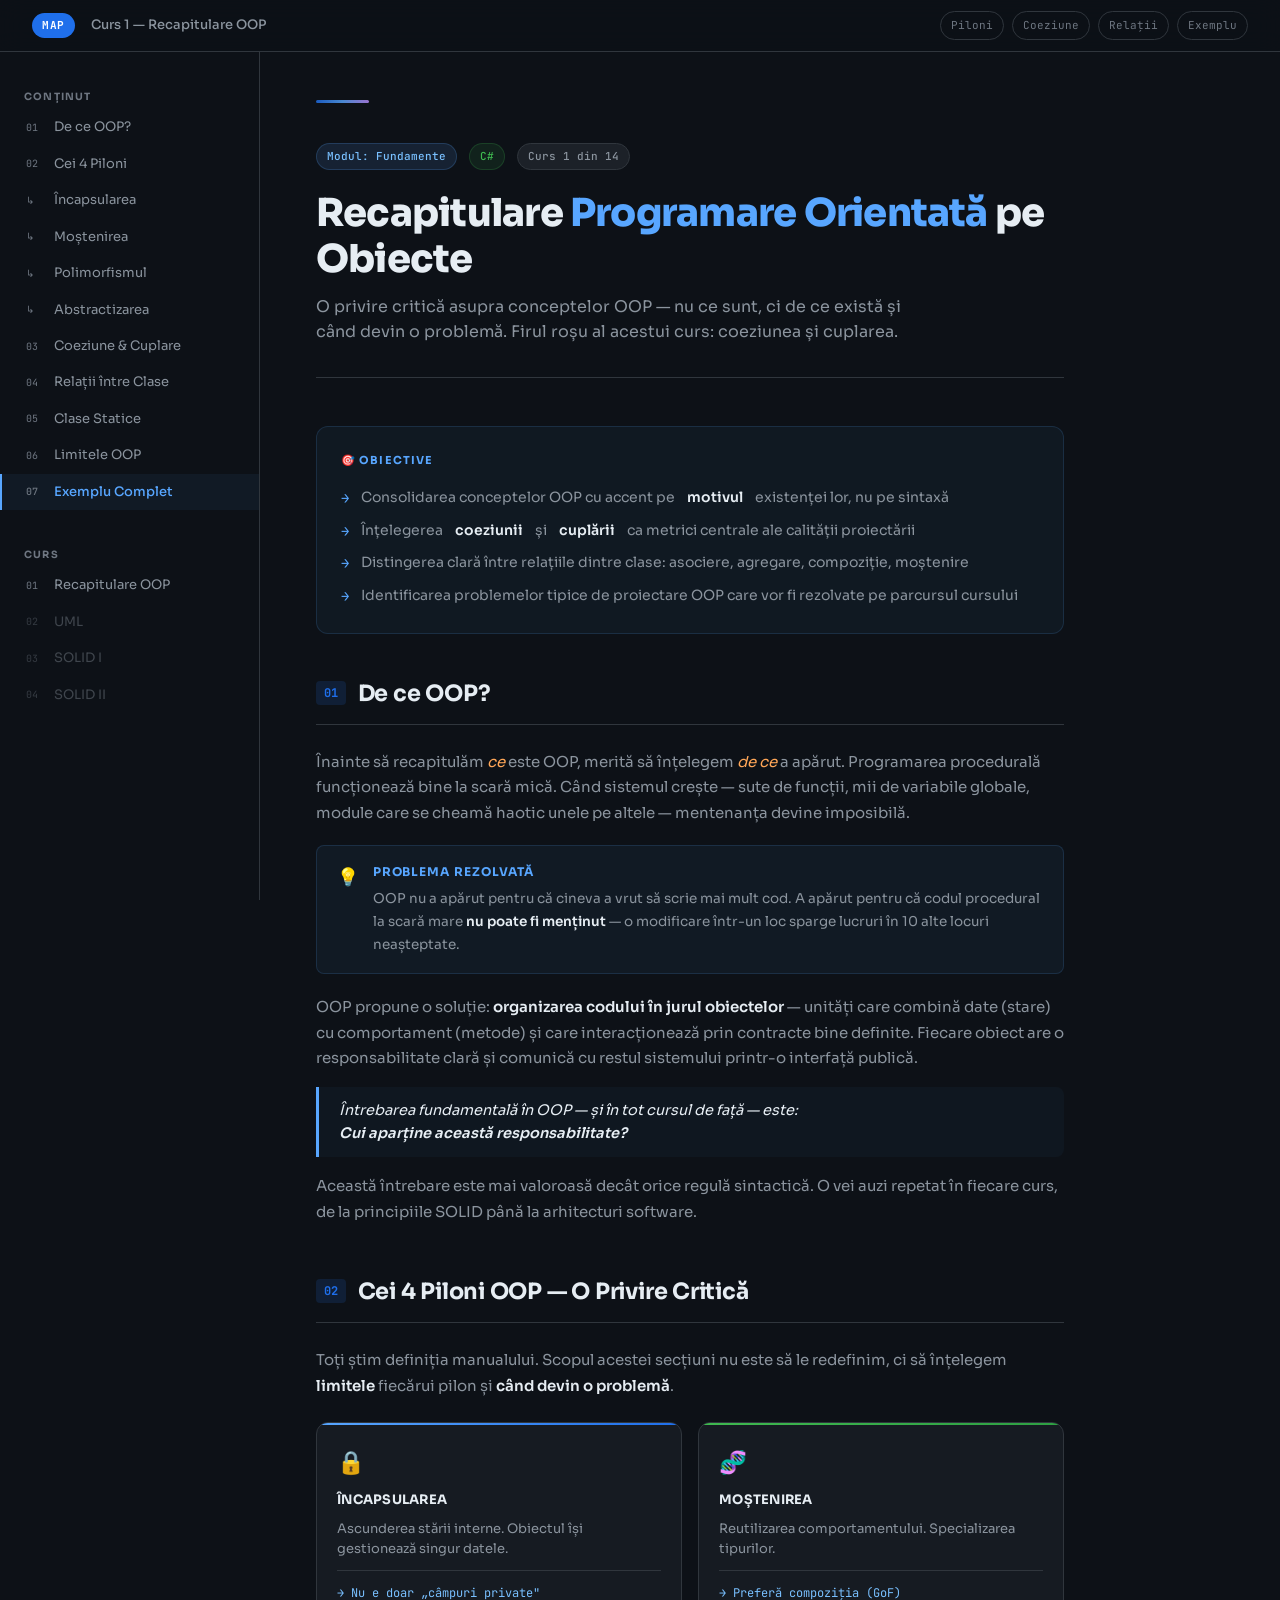
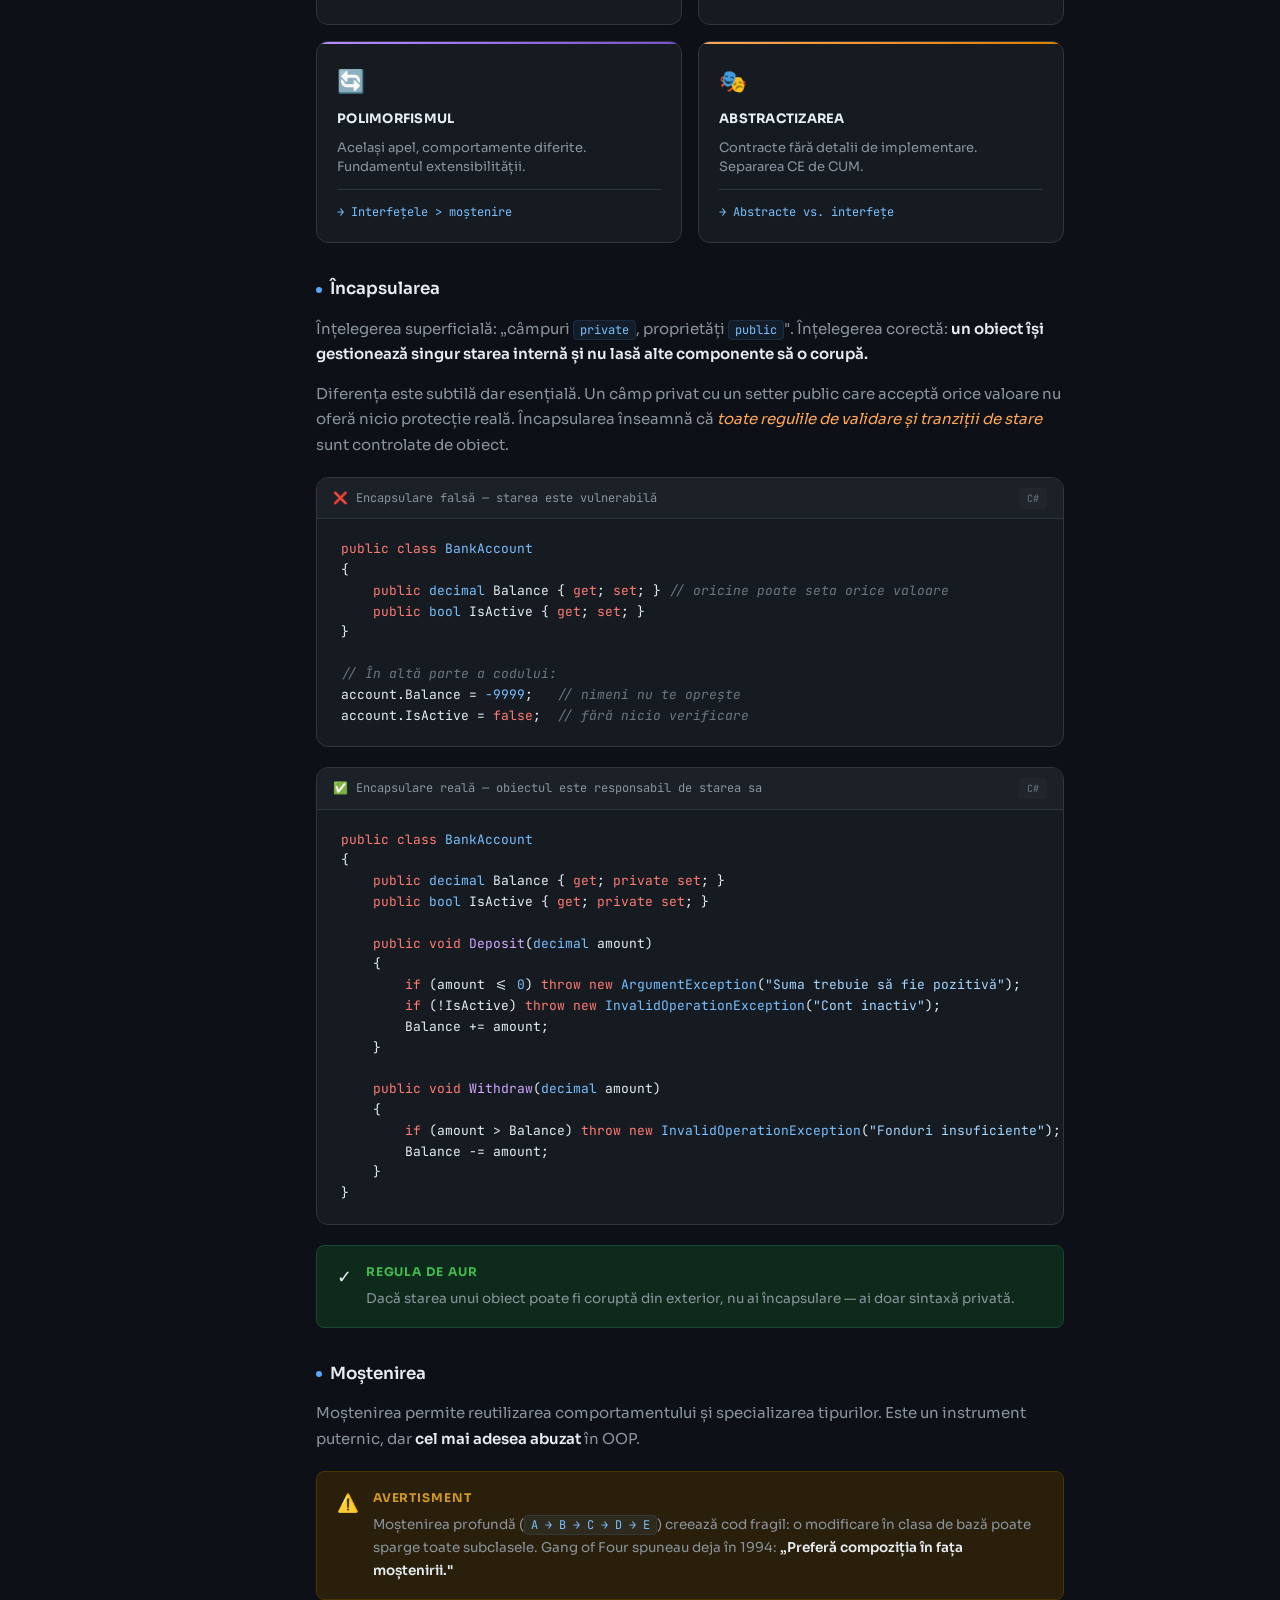
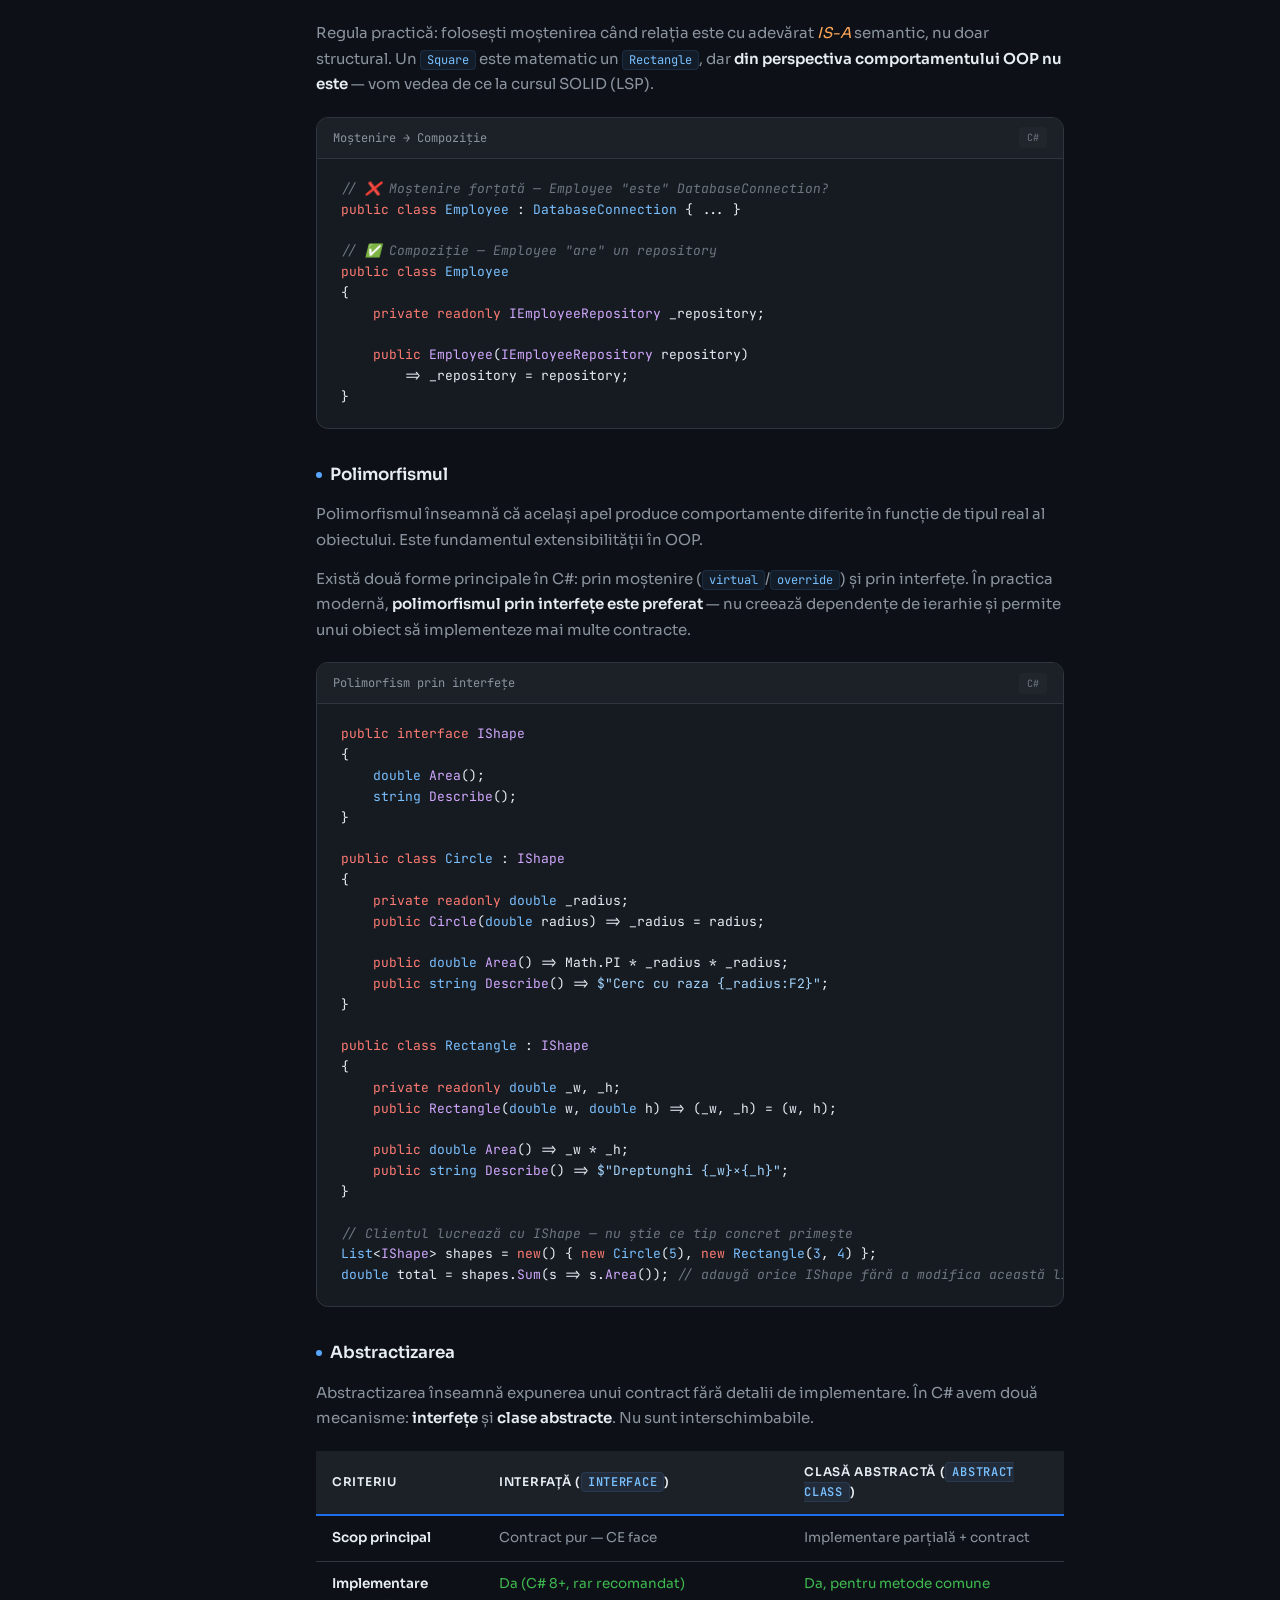
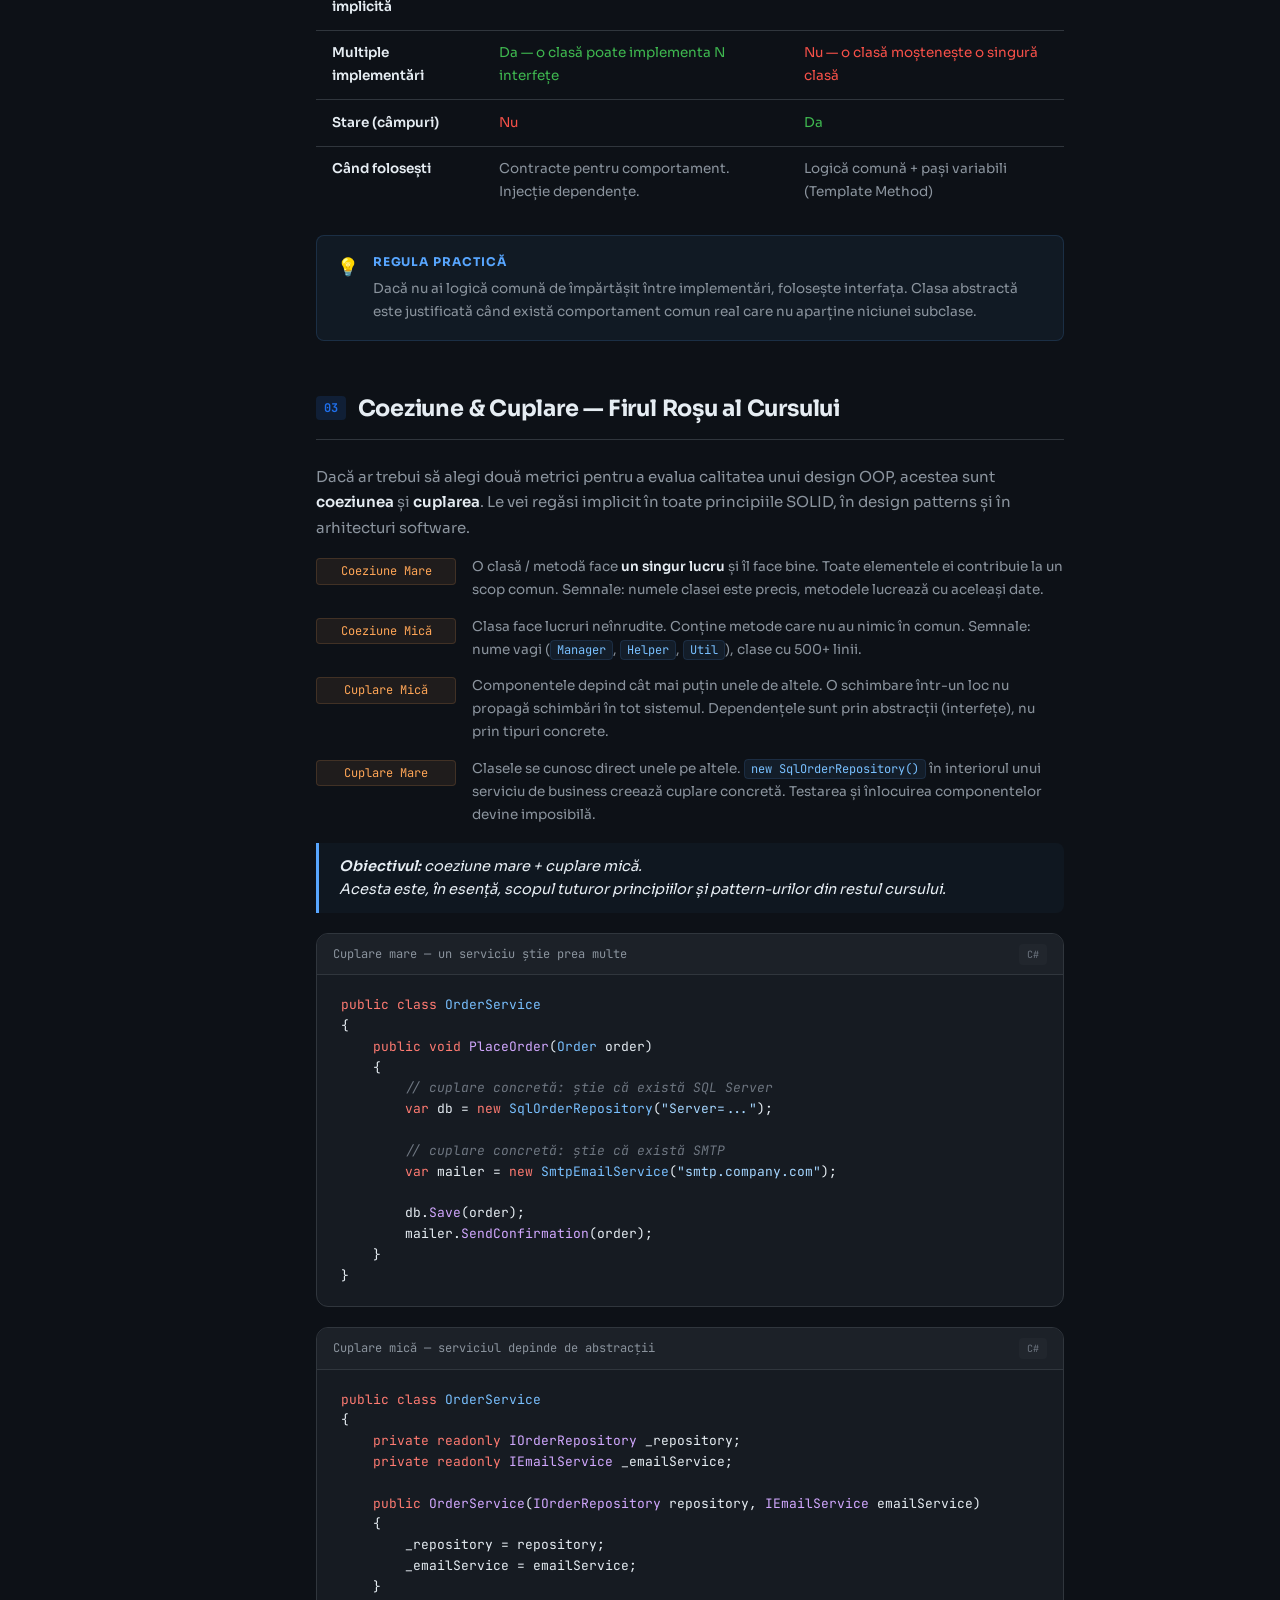
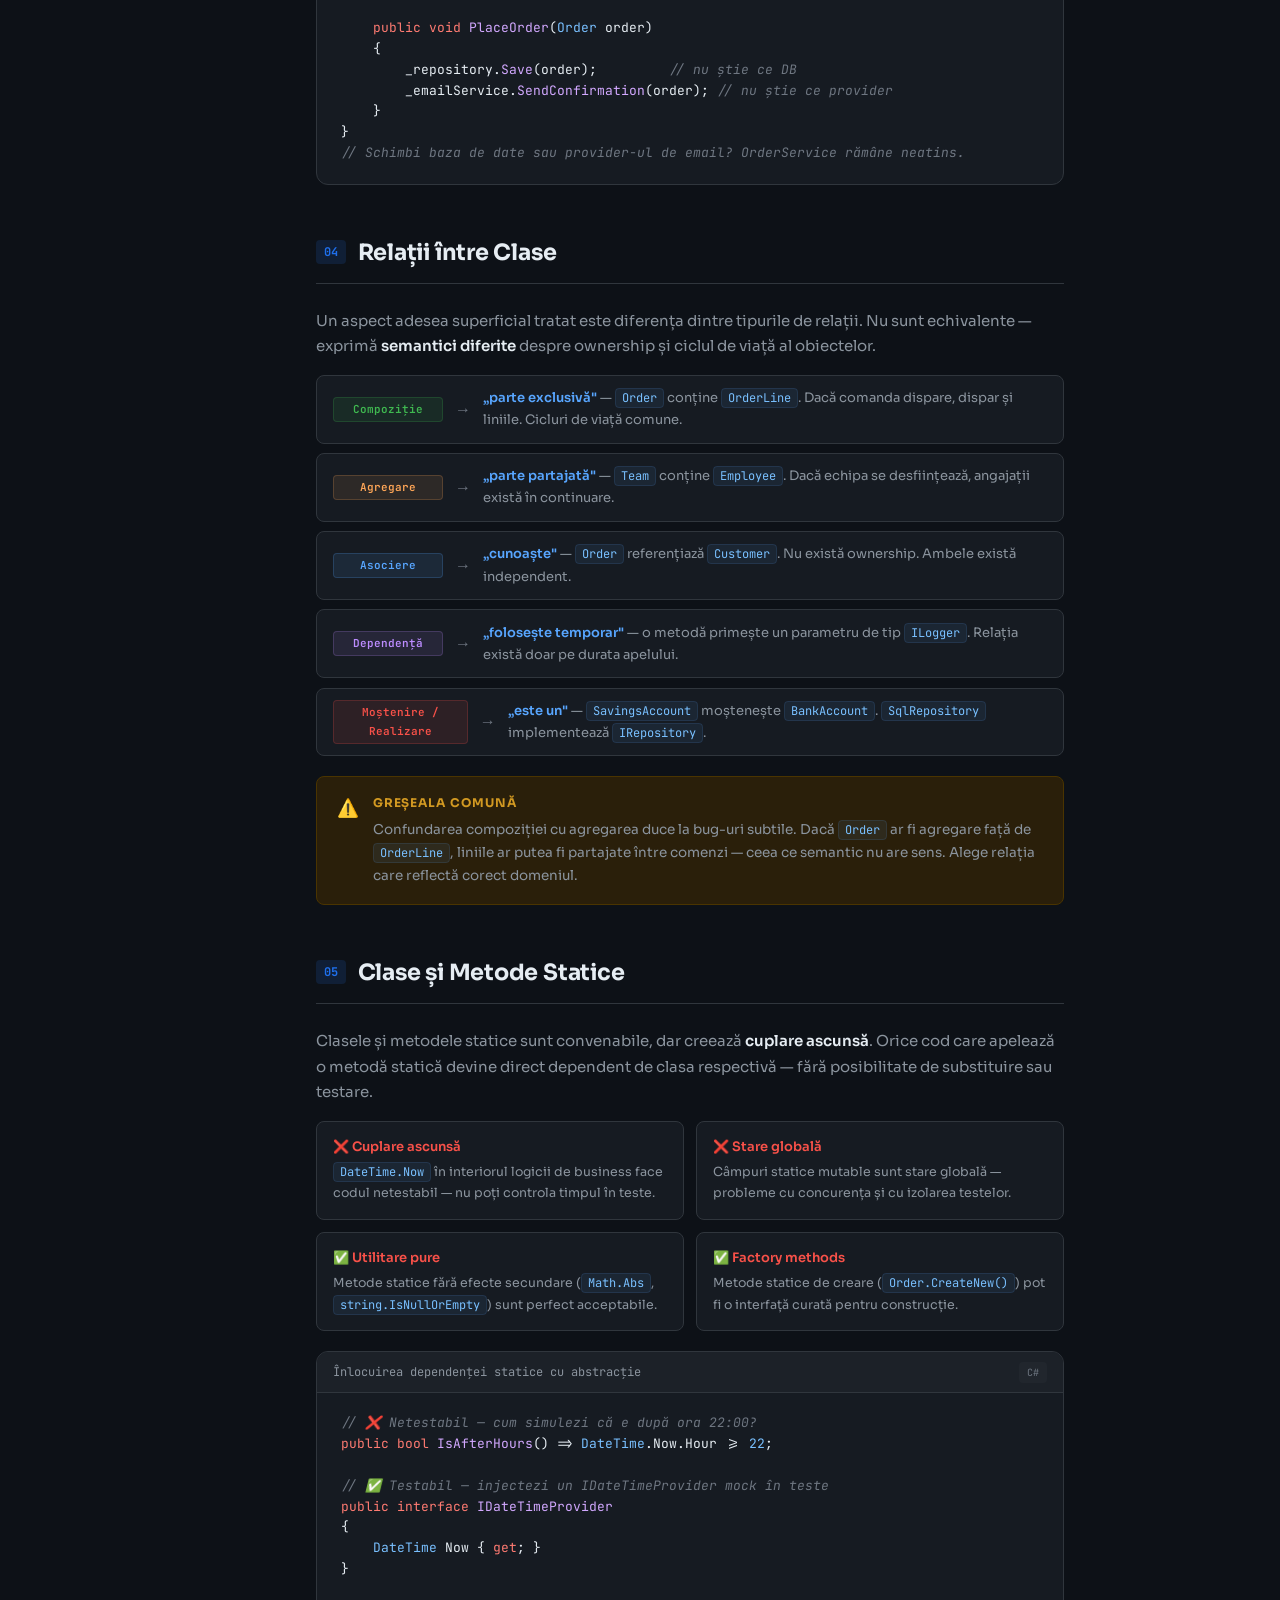
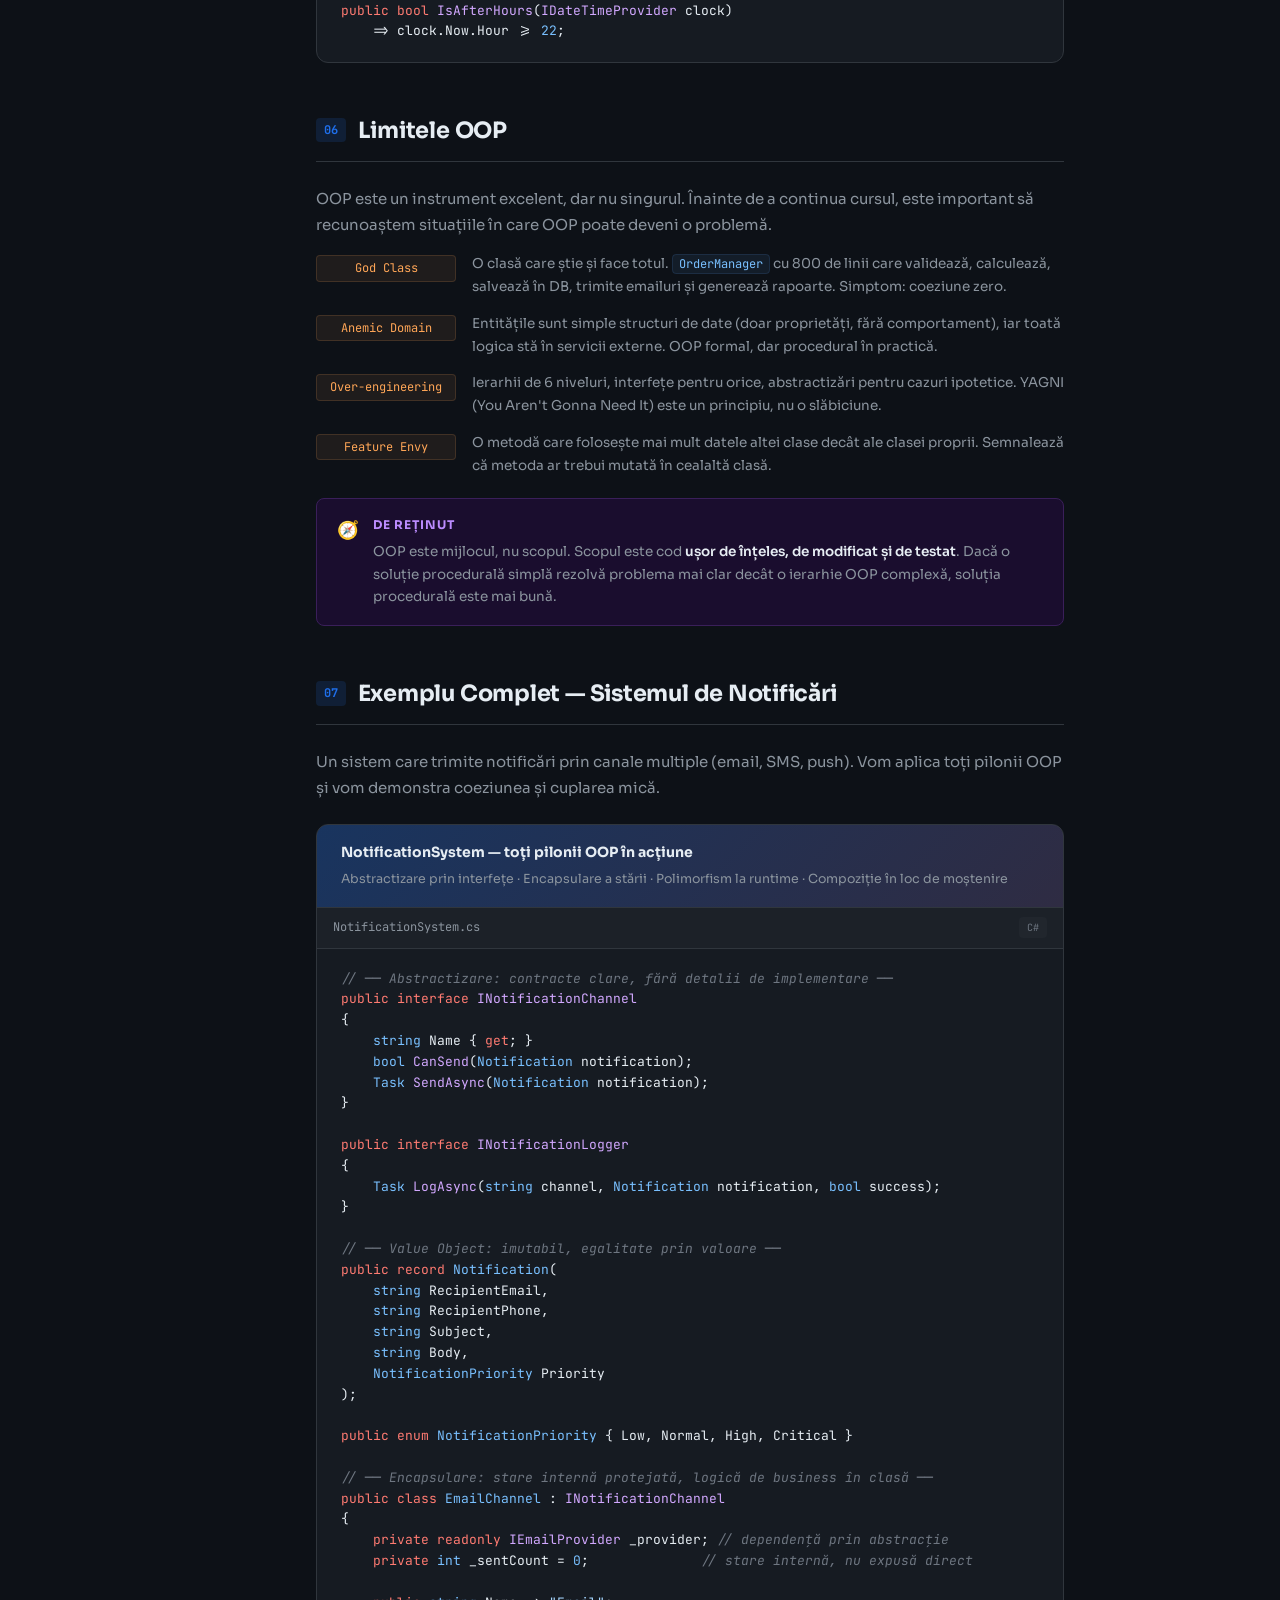
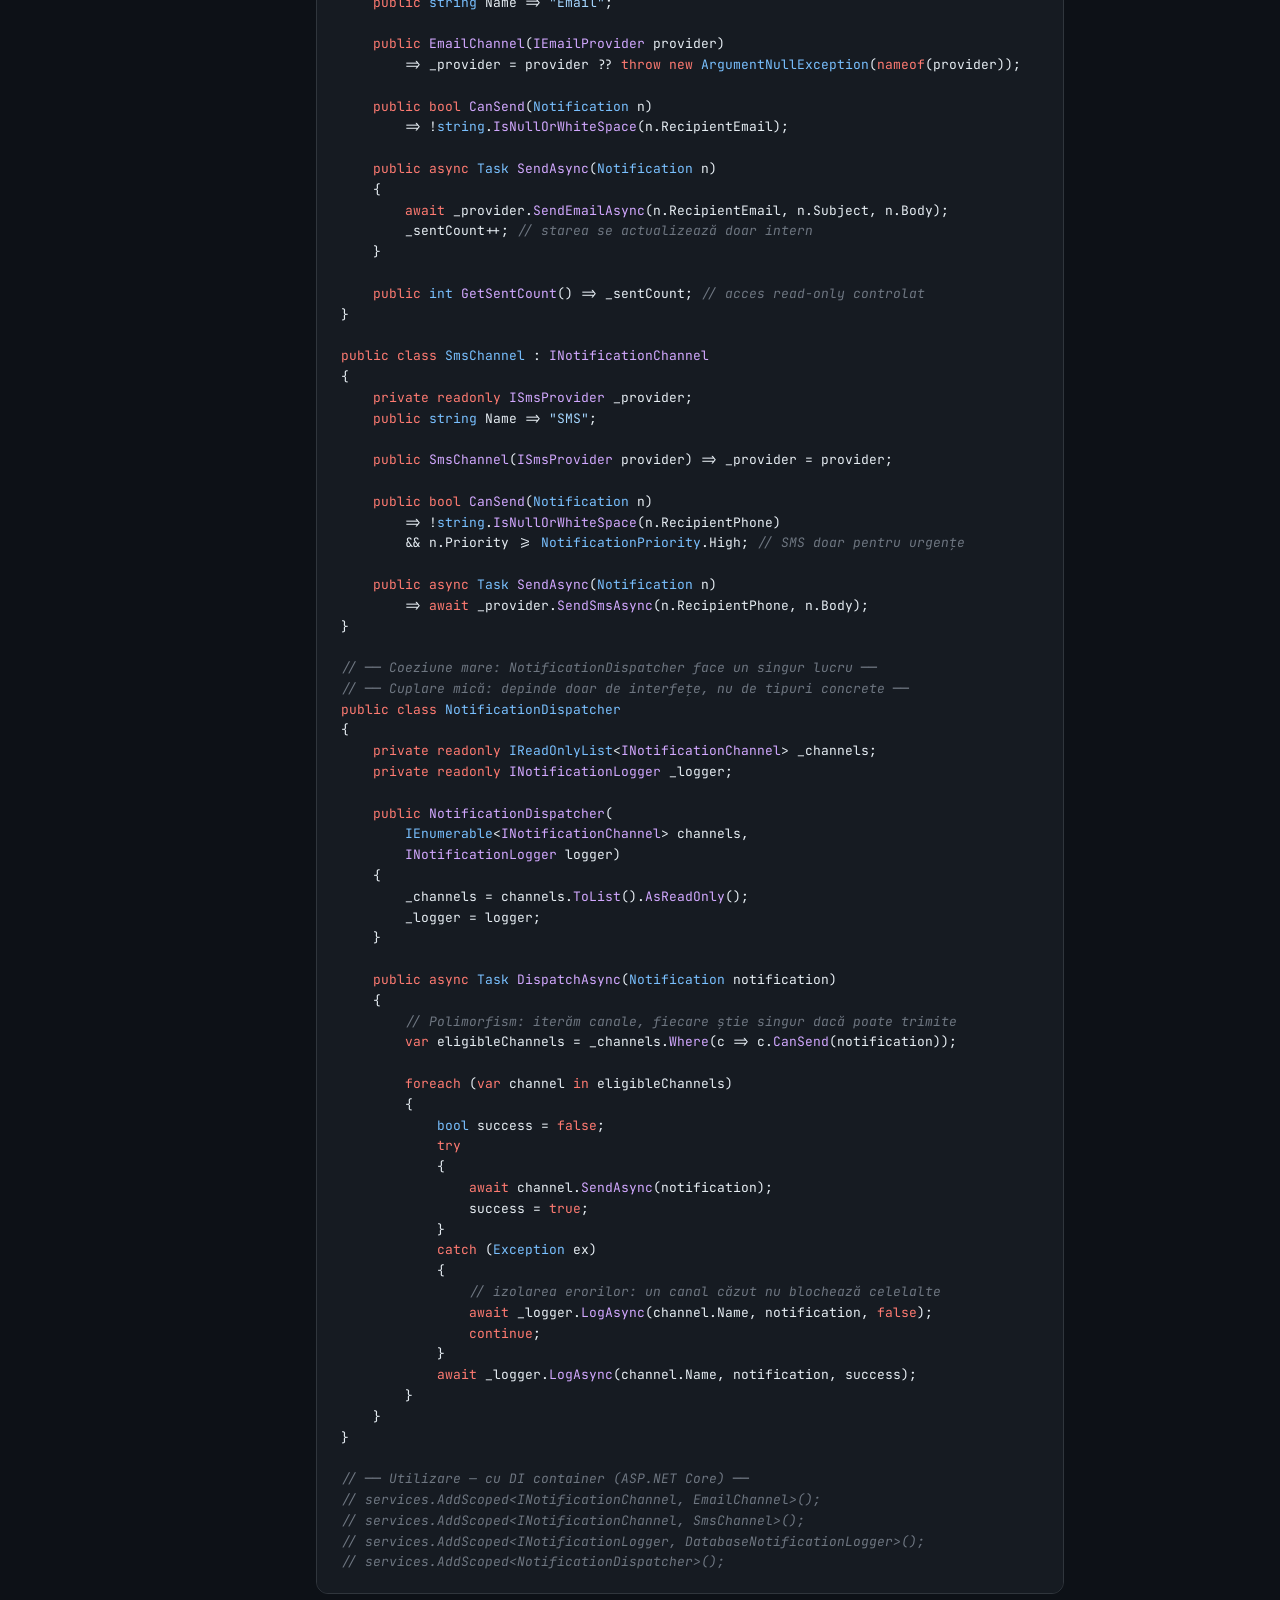
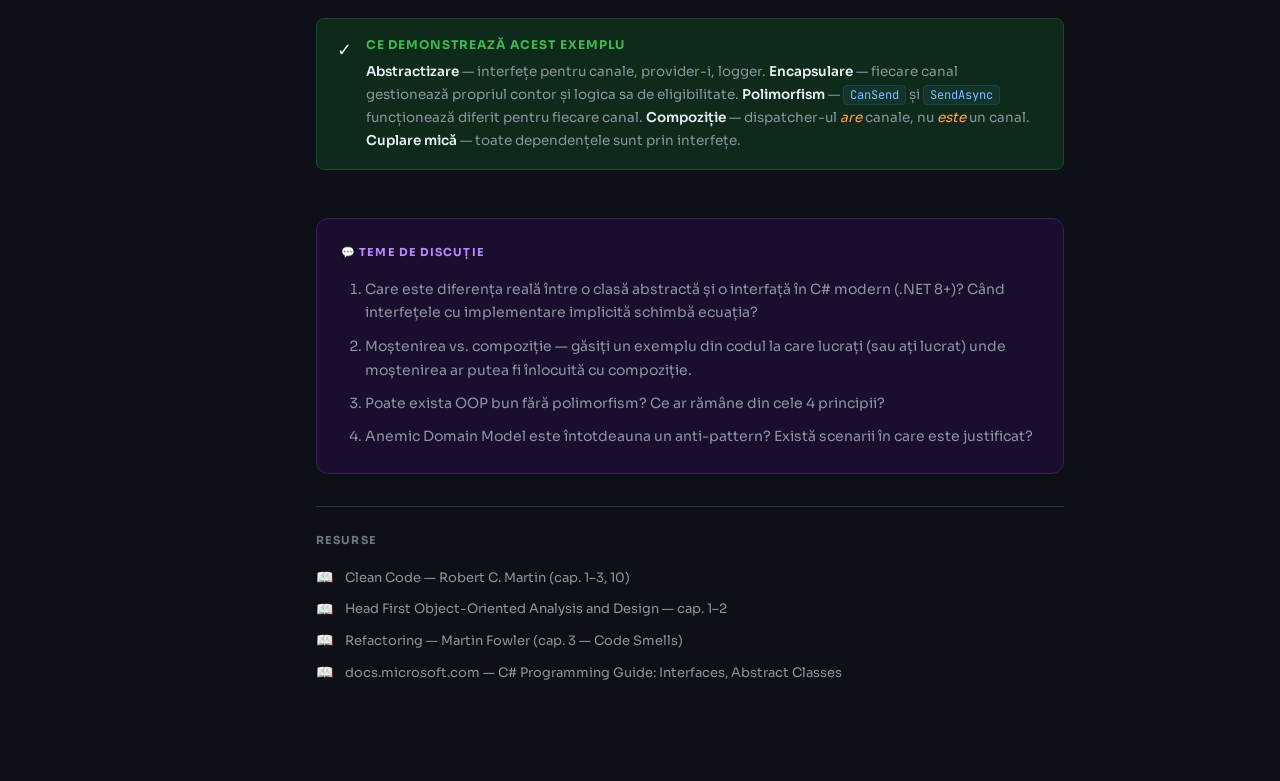
<file: curs1_oop.html>
<!DOCTYPE html>
<html lang="ro">
<head>
<meta charset="UTF-8">
<meta name="viewport" content="width=device-width, initial-scale=1.0">
<title>Curs 1 — Recapitulare OOP | Metode Avansate de Programare</title>
<link href="https://fonts.googleapis.com/css2?family=JetBrains+Mono:ital,wght@0,300;0,400;0,500;0,700;1,400&family=Sora:wght@300;400;500;600;700;800&display=swap" rel="stylesheet">
<style>
  :root {
    --bg: #0d1117;
    --bg2: #161b22;
    --bg3: #1c2128;
    --bg4: #21262d;
    --border: #30363d;
    --border2: #3d4450;
    --accent: #58a6ff;
    --accent2: #79c0ff;
    --accent3: #1f6feb;
    --green: #3fb950;
    --green-bg: #0d2a1a;
    --green-border: #1a4731;
    --yellow: #d29922;
    --yellow-bg: #2a1f0a;
    --yellow-border: #4a3400;
    --purple: #bc8cff;
    --purple-bg: #1a0d2e;
    --purple-border: #3a1f5a;
    --red: #f85149;
    --red-bg: #2d0f0f;
    --orange: #ffa657;
    --text: #e6edf3;
    --text2: #8b949e;
    --text3: #6e7681;
    --code-bg: #161b22;
    --code-border: #30363d;
    --radius: 8px;
    --radius2: 12px;
  }

  * { margin: 0; padding: 0; box-sizing: border-box; }

  html { scroll-behavior: smooth; }

  body {
    background: var(--bg);
    color: var(--text);
    font-family: 'Sora', sans-serif;
    font-size: 15px;
    line-height: 1.7;
    min-height: 100vh;
  }

  /* ── TOP NAV ── */
  .topbar {
    position: fixed; top: 0; left: 0; right: 0; z-index: 100;
    background: rgba(13,17,23,0.92);
    backdrop-filter: blur(12px);
    border-bottom: 1px solid var(--border);
    padding: 0 2rem;
    height: 52px;
    display: flex; align-items: center; justify-content: space-between;
  }
  .topbar-left { display: flex; align-items: center; gap: 1rem; }
  .course-badge {
    background: var(--accent3);
    color: #fff;
    font-family: 'JetBrains Mono', monospace;
    font-size: 11px; font-weight: 700;
    padding: 3px 10px; border-radius: 20px;
    letter-spacing: 0.05em;
  }
  .course-title-nav {
    font-size: 13px; color: var(--text2); font-weight: 500;
  }
  .topbar-right { display: flex; gap: 0.5rem; align-items: center; }
  .nav-pill {
    font-size: 11px; color: var(--text3); padding: 4px 10px;
    border: 1px solid var(--border); border-radius: 20px;
    text-decoration: none; font-family: 'JetBrains Mono', monospace;
    transition: all 0.2s;
  }
  .nav-pill:hover { color: var(--accent); border-color: var(--accent3); background: rgba(31,111,235,0.08); }

  /* ── LAYOUT ── */
  .layout { display: flex; margin-top: 52px; }

  /* ── SIDEBAR ── */
  .sidebar {
    width: 260px; min-width: 260px;
    height: calc(100vh - 52px);
    position: sticky; top: 52px;
    overflow-y: auto;
    border-right: 1px solid var(--border);
    padding: 1.5rem 0;
    background: var(--bg);
  }
  .sidebar::-webkit-scrollbar { width: 4px; }
  .sidebar::-webkit-scrollbar-thumb { background: var(--border2); border-radius: 2px; }

  .sidebar-section { margin-bottom: 0.25rem; }
  .sidebar-heading {
    font-size: 10px; font-weight: 700; letter-spacing: 0.12em;
    color: var(--text3); text-transform: uppercase;
    padding: 0.75rem 1.5rem 0.25rem;
  }
  .sidebar-link {
    display: flex; align-items: center; gap: 0.6rem;
    padding: 0.45rem 1.5rem;
    color: var(--text2); text-decoration: none;
    font-size: 13px; font-weight: 400;
    border-left: 2px solid transparent;
    transition: all 0.15s;
  }
  .sidebar-link:hover { color: var(--text); background: var(--bg2); border-left-color: var(--border2); }
  .sidebar-link.active { color: var(--accent); background: rgba(88,166,255,0.06); border-left-color: var(--accent); font-weight: 500; }
  .sidebar-num {
    font-family: 'JetBrains Mono', monospace;
    font-size: 10px; color: var(--text3); min-width: 18px;
  }

  /* ── MAIN CONTENT ── */
  .main {
    flex: 1; max-width: 860px;
    padding: 3rem 3.5rem 6rem;
    min-width: 0;
  }

  /* ── HERO ── */
  .hero {
    margin-bottom: 3rem;
    padding-bottom: 2rem;
    border-bottom: 1px solid var(--border);
  }
  .hero-meta {
    display: flex; align-items: center; gap: 0.75rem;
    margin-bottom: 1.25rem; flex-wrap: wrap;
  }
  .tag {
    font-family: 'JetBrains Mono', monospace;
    font-size: 11px; padding: 3px 10px; border-radius: 20px;
    font-weight: 500;
  }
  .tag-module { background: rgba(88,166,255,0.12); color: var(--accent2); border: 1px solid rgba(88,166,255,0.2); }
  .tag-lang { background: rgba(63,185,80,0.1); color: var(--green); border: 1px solid rgba(63,185,80,0.2); }
  .tag-dur { background: var(--bg3); color: var(--text2); border: 1px solid var(--border); }

  .hero h1 {
    font-size: 2.4rem; font-weight: 800; line-height: 1.2;
    color: var(--text); margin-bottom: 0.75rem;
    letter-spacing: -0.02em;
  }
  .hero h1 span { color: var(--accent); }
  .hero-desc { font-size: 16px; color: var(--text2); line-height: 1.6; max-width: 620px; }

  /* ── OBJECTIVES BOX ── */
  .objectives {
    background: rgba(88,166,255,0.05);
    border: 1px solid rgba(88,166,255,0.15);
    border-radius: var(--radius2);
    padding: 1.5rem;
    margin-bottom: 2.5rem;
  }
  .objectives-title {
    font-size: 11px; font-weight: 700; letter-spacing: 0.1em;
    color: var(--accent); text-transform: uppercase;
    margin-bottom: 1rem;
    display: flex; align-items: center; gap: 0.5rem;
  }
  .objectives ul { list-style: none; display: flex; flex-direction: column; gap: 0.5rem; }
  .objectives li {
    display: flex; align-items: flex-start; gap: 0.75rem;
    font-size: 14px; color: var(--text2);
  }
  .objectives li::before {
    content: '→'; color: var(--accent); font-weight: 700;
    flex-shrink: 0; margin-top: 1px;
    font-family: 'JetBrains Mono', monospace;
  }

  /* ── SECTIONS ── */
  .section { margin-bottom: 3rem; }

  h2.section-title {
    font-size: 1.4rem; font-weight: 700;
    color: var(--text); margin-bottom: 1.5rem;
    padding-bottom: 0.75rem;
    border-bottom: 1px solid var(--border);
    display: flex; align-items: center; gap: 0.75rem;
    letter-spacing: -0.01em;
  }
  h2.section-title .num {
    font-family: 'JetBrains Mono', monospace;
    font-size: 12px; color: var(--accent3);
    background: rgba(31,111,235,0.15);
    padding: 2px 8px; border-radius: 4px;
  }

  h3.subsection {
    font-size: 1.05rem; font-weight: 600;
    color: var(--text); margin: 2rem 0 0.75rem;
    display: flex; align-items: center; gap: 0.5rem;
  }
  h3.subsection .dot {
    width: 6px; height: 6px; border-radius: 50%;
    background: var(--accent); flex-shrink: 0;
  }

  p { color: var(--text2); margin-bottom: 0.85rem; }
  p:last-child { margin-bottom: 0; }
  strong { color: var(--text); font-weight: 600; }
  em { color: var(--orange); font-style: italic; }

  /* ── PILLAR CARDS ── */
  .pillars-grid {
    display: grid; grid-template-columns: 1fr 1fr;
    gap: 1rem; margin: 1.5rem 0;
  }
  .pillar-card {
    background: var(--bg2);
    border: 1px solid var(--border);
    border-radius: var(--radius2);
    padding: 1.25rem;
    transition: border-color 0.2s, transform 0.2s;
    position: relative; overflow: hidden;
  }
  .pillar-card::before {
    content: ''; position: absolute; top: 0; left: 0; right: 0;
    height: 2px;
  }
  .pillar-card.blue::before { background: linear-gradient(90deg, var(--accent), var(--accent3)); }
  .pillar-card.green::before { background: linear-gradient(90deg, var(--green), #2ea043); }
  .pillar-card.purple::before { background: linear-gradient(90deg, var(--purple), #7a4fcf); }
  .pillar-card.orange::before { background: linear-gradient(90deg, var(--orange), #da8000); }
  .pillar-card:hover { border-color: var(--border2); transform: translateY(-1px); }

  .pillar-icon { font-size: 1.4rem; margin-bottom: 0.5rem; }
  .pillar-name {
    font-size: 13px; font-weight: 700; color: var(--text);
    margin-bottom: 0.5rem; letter-spacing: 0.02em; text-transform: uppercase;
  }
  .pillar-desc { font-size: 13px; color: var(--text2); line-height: 1.5; margin: 0; }
  .pillar-rule {
    margin-top: 0.75rem; padding-top: 0.75rem;
    border-top: 1px solid var(--border);
    font-size: 12px; font-family: 'JetBrains Mono', monospace;
    color: var(--accent2);
  }

  /* ── CODE BLOCKS ── */
  .code-block {
    background: var(--code-bg);
    border: 1px solid var(--code-border);
    border-radius: var(--radius2);
    margin: 1.25rem 0;
    overflow: hidden;
  }
  .code-header {
    display: flex; align-items: center; justify-content: space-between;
    padding: 0.6rem 1rem;
    border-bottom: 1px solid var(--code-border);
    background: var(--bg3);
  }
  .code-filename {
    font-family: 'JetBrains Mono', monospace;
    font-size: 12px; color: var(--text2);
    display: flex; align-items: center; gap: 0.5rem;
  }
  .code-filename .ext { color: var(--green); }
  .code-lang {
    font-family: 'JetBrains Mono', monospace;
    font-size: 10px; color: var(--text3);
    background: var(--bg4); padding: 2px 8px; border-radius: 4px;
  }
  pre {
    padding: 1.25rem 1.5rem;
    overflow-x: auto;
    font-family: 'JetBrains Mono', monospace;
    font-size: 13px; line-height: 1.6;
  }
  pre::-webkit-scrollbar { height: 4px; }
  pre::-webkit-scrollbar-thumb { background: var(--border2); border-radius: 2px; }

  /* syntax highlight */
  .kw { color: #ff7b72; }       /* keyword */
  .kw2 { color: #f0883e; }      /* keyword2 (var, new) */
  .type { color: #79c0ff; }     /* type */
  .iface { color: #d2a8ff; }    /* interface */
  .method { color: #d2a8ff; }   /* method */
  .prop { color: #e6edf3; }     /* property */
  .str { color: #a5d6ff; }      /* string */
  .num { color: #79c0ff; }      /* number */
  .cmt { color: #6e7681; font-style: italic; } /* comment */
  .dec { color: #ffa657; }      /* decorator/attribute */
  .lit { color: #e6edf3; }      /* literal */

  /* ── CALLOUT BOXES ── */
  .callout {
    border-radius: var(--radius);
    padding: 1rem 1.25rem;
    margin: 1.25rem 0;
    display: flex; gap: 0.85rem; align-items: flex-start;
  }
  .callout-icon { font-size: 1.1rem; flex-shrink: 0; margin-top: 1px; }
  .callout-body { flex: 1; }
  .callout-title { font-size: 12px; font-weight: 700; text-transform: uppercase; letter-spacing: 0.08em; margin-bottom: 0.35rem; }
  .callout p { font-size: 13.5px; margin-bottom: 0; }

  .callout.info { background: rgba(88,166,255,0.06); border: 1px solid rgba(88,166,255,0.15); }
  .callout.info .callout-title { color: var(--accent); }
  .callout.warning { background: var(--yellow-bg); border: 1px solid var(--yellow-border); }
  .callout.warning .callout-title { color: var(--yellow); }
  .callout.success { background: var(--green-bg); border: 1px solid var(--green-border); }
  .callout.success .callout-title { color: var(--green); }
  .callout.danger { background: var(--red-bg); border: 1px solid #5a1e1e; }
  .callout.danger .callout-title { color: var(--red); }
  .callout.purple { background: var(--purple-bg); border: 1px solid var(--purple-border); }
  .callout.purple .callout-title { color: var(--purple); }

  /* ── COMPARISON TABLE ── */
  .compare-table {
    width: 100%; border-collapse: collapse; margin: 1.25rem 0;
    font-size: 13.5px;
  }
  .compare-table th {
    background: var(--bg3); color: var(--text); font-weight: 600;
    padding: 0.7rem 1rem; text-align: left;
    border-bottom: 2px solid var(--accent3);
    font-size: 12px; text-transform: uppercase; letter-spacing: 0.06em;
  }
  .compare-table td {
    padding: 0.7rem 1rem; border-bottom: 1px solid var(--border);
    color: var(--text2); vertical-align: top;
  }
  .compare-table tr:last-child td { border-bottom: none; }
  .compare-table tr:hover td { background: var(--bg2); }
  .compare-table .good { color: var(--green); }
  .compare-table .bad { color: var(--red); }
  .compare-table .label { color: var(--text); font-weight: 600; }

  /* ── INLINE CODE ── */
  code {
    font-family: 'JetBrains Mono', monospace;
    font-size: 12px; color: var(--accent2);
    background: rgba(88,166,255,0.08);
    padding: 1px 6px; border-radius: 4px;
    border: 1px solid rgba(88,166,255,0.12);
  }

  /* ── DEFINITION LIST ── */
  .def-list { display: flex; flex-direction: column; gap: 0.85rem; margin: 1rem 0; }
  .def-item { display: flex; gap: 1rem; align-items: flex-start; }
  .def-term {
    font-family: 'JetBrains Mono', monospace; font-size: 12px;
    color: var(--orange); background: rgba(255,166,87,0.08);
    border: 1px solid rgba(255,166,87,0.15);
    padding: 2px 10px; border-radius: 4px;
    min-width: 140px; text-align: center; flex-shrink: 0;
    margin-top: 2px;
  }
  .def-body { font-size: 13.5px; color: var(--text2); }

  /* ── RELATIONS DIAGRAM ── */
  .relations { display: flex; flex-direction: column; gap: 0.6rem; margin: 1rem 0; }
  .relation-row {
    display: flex; align-items: center; gap: 0.75rem;
    background: var(--bg2); border: 1px solid var(--border);
    border-radius: var(--radius); padding: 0.7rem 1rem;
    font-size: 13px;
  }
  .rel-type {
    font-family: 'JetBrains Mono', monospace; font-size: 11px;
    padding: 2px 8px; border-radius: 4px; min-width: 110px;
    text-align: center; font-weight: 600;
  }
  .rel-arrow { color: var(--text3); font-size: 1rem; }
  .rel-example { color: var(--text2); }
  .rel-keyword { color: var(--accent); font-weight: 600; }
  .rel-type.comp { background: rgba(63,185,80,0.1); color: var(--green); border: 1px solid rgba(63,185,80,0.2); }
  .rel-type.agg { background: rgba(255,166,87,0.1); color: var(--orange); border: 1px solid rgba(255,166,87,0.2); }
  .rel-type.assoc { background: rgba(88,166,255,0.1); color: var(--accent); border: 1px solid rgba(88,166,255,0.2); }
  .rel-type.dep { background: rgba(188,140,255,0.1); color: var(--purple); border: 1px solid rgba(188,140,255,0.2); }
  .rel-type.inh { background: rgba(248,81,73,0.1); color: var(--red); border: 1px solid rgba(248,81,73,0.2); }

  /* ── KEY CONCEPT HIGHLIGHT ── */
  .concept-highlight {
    border-left: 3px solid var(--accent);
    padding: 0.75rem 1.25rem;
    background: rgba(88,166,255,0.04);
    border-radius: 0 var(--radius) var(--radius) 0;
    margin: 1rem 0;
    font-size: 14.5px; color: var(--text); font-style: italic; line-height: 1.6;
  }

  /* ── SMELL TABLE ── */
  .smell-grid {
    display: grid; grid-template-columns: 1fr 1fr;
    gap: 0.75rem; margin: 1rem 0;
  }
  .smell-item {
    background: var(--bg2); border: 1px solid var(--border);
    border-radius: var(--radius); padding: 0.9rem 1rem;
  }
  .smell-name { font-size: 13px; font-weight: 600; color: var(--red); margin-bottom: 0.25rem; }
  .smell-desc { font-size: 12.5px; color: var(--text2); }

  /* ── FINAL EXAMPLE SECTION ── */
  .final-example {
    background: var(--bg2);
    border: 1px solid var(--border);
    border-radius: var(--radius2);
    overflow: hidden;
    margin: 1.5rem 0;
  }
  .final-example-header {
    background: linear-gradient(135deg, rgba(31,111,235,0.3), rgba(188,140,255,0.15));
    border-bottom: 1px solid var(--border);
    padding: 1rem 1.5rem;
  }
  .final-example-header h4 {
    font-size: 14px; font-weight: 700; color: var(--text);
    margin-bottom: 0.25rem;
  }
  .final-example-header p { font-size: 12.5px; color: var(--text2); margin: 0; }

  /* ── QUESTIONS ── */
  .questions-box {
    background: var(--purple-bg);
    border: 1px solid var(--purple-border);
    border-radius: var(--radius2);
    padding: 1.5rem;
    margin-top: 2rem;
  }
  .questions-title {
    font-size: 11px; font-weight: 700; letter-spacing: 0.1em;
    color: var(--purple); text-transform: uppercase;
    margin-bottom: 1rem;
    display: flex; align-items: center; gap: 0.5rem;
  }
  .questions-box ol { padding-left: 1.5rem; display: flex; flex-direction: column; gap: 0.6rem; }
  .questions-box li { color: var(--text2); font-size: 14px; }

  /* ── RESOURCES ── */
  .resources {
    border-top: 1px solid var(--border);
    padding-top: 1.5rem; margin-top: 2rem;
  }
  .resources-title { font-size: 11px; font-weight: 700; letter-spacing: 0.1em; color: var(--text3); text-transform: uppercase; margin-bottom: 1rem; }
  .resource-list { display: flex; flex-direction: column; gap: 0.5rem; }
  .resource-item {
    display: flex; align-items: center; gap: 0.75rem;
    font-size: 13px; color: var(--text2);
  }
  .resource-item::before { content: '📖'; font-size: 14px; }

  /* ── PROGRESS BAR ── */
  .progress-bar {
    height: 3px;
    background: linear-gradient(90deg, var(--accent3), var(--accent), var(--purple));
    border-radius: 2px;
    margin-bottom: 2.5rem;
    width: calc(1/14 * 100%);
    opacity: 0.8;
  }

  /* ── SCROLL INDICATOR ── */
  #scroll-progress {
    position: fixed; top: 52px; left: 0; right: 0; height: 2px;
    background: linear-gradient(90deg, var(--accent3), var(--accent));
    transform-origin: left;
    transform: scaleX(0);
    z-index: 99;
    transition: transform 0.1s;
  }

  /* ── RESPONSIVE ── */
  @media (max-width: 900px) {
    .sidebar { display: none; }
    .main { padding: 2rem 1.5rem 4rem; }
    .pillars-grid { grid-template-columns: 1fr; }
    .smell-grid { grid-template-columns: 1fr; }
  }
</style>
</head>
<body>

<div id="scroll-progress"></div>

<!-- TOP NAV -->
<nav class="topbar">
  <div class="topbar-left">
    <span class="course-badge">MAP</span>
    <span class="course-title-nav">Curs 1 — Recapitulare OOP</span>
  </div>
  <div class="topbar-right">
    <a href="#piloni" class="nav-pill">Piloni</a>
    <a href="#coeziune" class="nav-pill">Coeziune</a>
    <a href="#relatii" class="nav-pill">Relații</a>
    <a href="#exemplu" class="nav-pill">Exemplu</a>
  </div>
</nav>

<div class="layout">

  <!-- SIDEBAR -->
  <aside class="sidebar">
    <div class="sidebar-section">
      <div class="sidebar-heading">Conținut</div>
      <a href="#intro" class="sidebar-link active"><span class="sidebar-num">01</span>De ce OOP?</a>
      <a href="#piloni" class="sidebar-link"><span class="sidebar-num">02</span>Cei 4 Piloni</a>
      <a href="#encapsulare" class="sidebar-link"><span class="sidebar-num">↳</span>Încapsularea</a>
      <a href="#mostenire" class="sidebar-link"><span class="sidebar-num">↳</span>Moștenirea</a>
      <a href="#polimorfism" class="sidebar-link"><span class="sidebar-num">↳</span>Polimorfismul</a>
      <a href="#abstractizare" class="sidebar-link"><span class="sidebar-num">↳</span>Abstractizarea</a>
      <a href="#coeziune" class="sidebar-link"><span class="sidebar-num">03</span>Coeziune & Cuplare</a>
      <a href="#relatii" class="sidebar-link"><span class="sidebar-num">04</span>Relații între Clase</a>
      <a href="#statice" class="sidebar-link"><span class="sidebar-num">05</span>Clase Statice</a>
      <a href="#limite" class="sidebar-link"><span class="sidebar-num">06</span>Limitele OOP</a>
      <a href="#exemplu" class="sidebar-link"><span class="sidebar-num">07</span>Exemplu Complet</a>
    </div>
    <div class="sidebar-section" style="margin-top:1.5rem;">
      <div class="sidebar-heading">Curs</div>
      <a href="#" class="sidebar-link active"><span class="sidebar-num">01</span>Recapitulare OOP</a>
      <a href="#" class="sidebar-link" style="opacity:0.4;pointer-events:none"><span class="sidebar-num">02</span>UML</a>
      <a href="#" class="sidebar-link" style="opacity:0.4;pointer-events:none"><span class="sidebar-num">03</span>SOLID I</a>
      <a href="#" class="sidebar-link" style="opacity:0.4;pointer-events:none"><span class="sidebar-num">04</span>SOLID II</a>
    </div>
  </aside>

  <!-- MAIN -->
  <main class="main">

    <!-- PROGRESS -->
    <div class="progress-bar" title="1 din 14 cursuri"></div>

    <!-- HERO -->
    <header class="hero">
      <div class="hero-meta">
        <span class="tag tag-module">Modul: Fundamente</span>
        <span class="tag tag-lang">C#</span>
        <span class="tag tag-dur">Curs 1 din 14</span>
      </div>
      <h1>Recapitulare <span>Programare Orientată</span> pe Obiecte</h1>
      <p class="hero-desc">O privire critică asupra conceptelor OOP — nu ce sunt, ci de ce există și când devin o problemă. Firul roșu al acestui curs: coeziunea și cuplarea.</p>
    </header>

    <!-- OBJECTIVES -->
    <div class="objectives">
      <div class="objectives-title">🎯 Obiective</div>
      <ul>
        <li>Consolidarea conceptelor OOP cu accent pe <strong>motivul</strong> existenței lor, nu pe sintaxă</li>
        <li>Înțelegerea <strong>coeziunii</strong> și <strong>cuplării</strong> ca metrici centrale ale calității proiectării</li>
        <li>Distingerea clară între relațiile dintre clase: asociere, agregare, compoziție, moștenire</li>
        <li>Identificarea problemelor tipice de proiectare OOP care vor fi rezolvate pe parcursul cursului</li>
      </ul>
    </div>

    <!-- SECTION 1 -->
    <section class="section" id="intro">
      <h2 class="section-title"><span class="num">01</span>De ce OOP?</h2>

      <p>Înainte să recapitulăm <em>ce</em> este OOP, merită să înțelegem <em>de ce</em> a apărut. Programarea procedurală funcționează bine la scară mică. Când sistemul crește — sute de funcții, mii de variabile globale, module care se cheamă haotic unele pe altele — mentenanța devine imposibilă.</p>

      <div class="callout info">
        <span class="callout-icon">💡</span>
        <div class="callout-body">
          <div class="callout-title">Problema rezolvată</div>
          <p>OOP nu a apărut pentru că cineva a vrut să scrie mai mult cod. A apărut pentru că codul procedural la scară mare <strong>nu poate fi menținut</strong> — o modificare într-un loc sparge lucruri în 10 alte locuri neașteptate.</p>
        </div>
      </div>

      <p>OOP propune o soluție: <strong>organizarea codului în jurul obiectelor</strong> — unități care combină date (stare) cu comportament (metode) și care interacționează prin contracte bine definite. Fiecare obiect are o responsabilitate clară și comunică cu restul sistemului printr-o interfață publică.</p>

      <div class="concept-highlight">
        Întrebarea fundamentală în OOP — și în tot cursul de față — este:<br>
        <strong>Cui aparține această responsabilitate?</strong>
      </div>

      <p>Această întrebare este mai valoroasă decât orice regulă sintactică. O vei auzi repetat în fiecare curs, de la principiile SOLID până la arhitecturi software.</p>
    </section>

    <!-- SECTION 2 -->
    <section class="section" id="piloni">
      <h2 class="section-title"><span class="num">02</span>Cei 4 Piloni OOP — O Privire Critică</h2>

      <p>Toți știm definiția manualului. Scopul acestei secțiuni nu este să le redefinim, ci să înțelegem <strong>limitele</strong> fiecărui pilon și <strong>când devin o problemă</strong>.</p>

      <div class="pillars-grid">
        <div class="pillar-card blue">
          <div class="pillar-icon">🔒</div>
          <div class="pillar-name">Încapsularea</div>
          <p class="pillar-desc">Ascunderea stării interne. Obiectul își gestionează singur datele.</p>
          <div class="pillar-rule">→ Nu e doar „câmpuri private"</div>
        </div>
        <div class="pillar-card green">
          <div class="pillar-icon">🧬</div>
          <div class="pillar-name">Moștenirea</div>
          <p class="pillar-desc">Reutilizarea comportamentului. Specializarea tipurilor.</p>
          <div class="pillar-rule">→ Preferă compoziția (GoF)</div>
        </div>
        <div class="pillar-card purple">
          <div class="pillar-icon">🔄</div>
          <div class="pillar-name">Polimorfismul</div>
          <p class="pillar-desc">Același apel, comportamente diferite. Fundamentul extensibilității.</p>
          <div class="pillar-rule">→ Interfețele &gt; moștenire</div>
        </div>
        <div class="pillar-card orange">
          <div class="pillar-icon">🎭</div>
          <div class="pillar-name">Abstractizarea</div>
          <p class="pillar-desc">Contracte fără detalii de implementare. Separarea CE de CUM.</p>
          <div class="pillar-rule">→ Abstracte vs. interfețe</div>
        </div>
      </div>

      <!-- ENCAPSULARE -->
      <h3 class="subsection" id="encapsulare"><span class="dot"></span>Încapsularea</h3>

      <p>Înțelegerea superficială: „câmpuri <code>private</code>, proprietăți <code>public</code>". Înțelegerea corectă: <strong>un obiect își gestionează singur starea internă și nu lasă alte componente să o corupă.</strong></p>

      <p>Diferența este subtilă dar esențială. Un câmp privat cu un setter public care acceptă orice valoare nu oferă nicio protecție reală. Încapsularea înseamnă că <em>toate regulile de validare și tranziții de stare</em> sunt controlate de obiect.</p>

      <div class="code-block">
        <div class="code-header">
          <span class="code-filename"><span class="ext">❌</span> Encapsulare falsă — starea este vulnerabilă</span>
          <span class="code-lang">C#</span>
        </div>
        <pre><span class="kw">public class</span> <span class="type">BankAccount</span>
{
    <span class="kw">public</span> <span class="type">decimal</span> <span class="prop">Balance</span> { <span class="kw">get</span>; <span class="kw">set</span>; } <span class="cmt">// oricine poate seta orice valoare</span>
    <span class="kw">public</span> <span class="type">bool</span> <span class="prop">IsActive</span> { <span class="kw">get</span>; <span class="kw">set</span>; }
}

<span class="cmt">// În altă parte a codului:</span>
account.Balance = <span class="num">-9999</span>;   <span class="cmt">// nimeni nu te oprește</span>
account.IsActive = <span class="kw">false</span>;  <span class="cmt">// fără nicio verificare</span></pre>
      </div>

      <div class="code-block">
        <div class="code-header">
          <span class="code-filename"><span class="ext">✅</span> Encapsulare reală — obiectul este responsabil de starea sa</span>
          <span class="code-lang">C#</span>
        </div>
        <pre><span class="kw">public class</span> <span class="type">BankAccount</span>
{
    <span class="kw">public</span> <span class="type">decimal</span> <span class="prop">Balance</span> { <span class="kw">get</span>; <span class="kw">private set</span>; }
    <span class="kw">public</span> <span class="type">bool</span> <span class="prop">IsActive</span> { <span class="kw">get</span>; <span class="kw">private set</span>; }

    <span class="kw">public void</span> <span class="method">Deposit</span>(<span class="type">decimal</span> amount)
    {
        <span class="kw">if</span> (amount &lt;= <span class="num">0</span>) <span class="kw">throw new</span> <span class="type">ArgumentException</span>(<span class="str">"Suma trebuie să fie pozitivă"</span>);
        <span class="kw">if</span> (!IsActive) <span class="kw">throw new</span> <span class="type">InvalidOperationException</span>(<span class="str">"Cont inactiv"</span>);
        Balance += amount;
    }

    <span class="kw">public void</span> <span class="method">Withdraw</span>(<span class="type">decimal</span> amount)
    {
        <span class="kw">if</span> (amount &gt; Balance) <span class="kw">throw new</span> <span class="type">InvalidOperationException</span>(<span class="str">"Fonduri insuficiente"</span>);
        Balance -= amount;
    }
}</pre>
      </div>

      <div class="callout success">
        <span class="callout-icon">✓</span>
        <div class="callout-body">
          <div class="callout-title">Regula de aur</div>
          <p>Dacă starea unui obiect poate fi coruptă din exterior, nu ai încapsulare — ai doar sintaxă privată.</p>
        </div>
      </div>

      <!-- MOSTENIRE -->
      <h3 class="subsection" id="mostenire"><span class="dot"></span>Moștenirea</h3>

      <p>Moștenirea permite reutilizarea comportamentului și specializarea tipurilor. Este un instrument puternic, dar <strong>cel mai adesea abuzat</strong> în OOP.</p>

      <div class="callout warning">
        <span class="callout-icon">⚠️</span>
        <div class="callout-body">
          <div class="callout-title">Avertisment</div>
          <p>Moștenirea profundă (<code>A → B → C → D → E</code>) creează cod fragil: o modificare în clasa de bază poate sparge toate subclasele. Gang of Four spuneau deja în 1994: <strong>„Preferă compoziția în fața moștenirii."</strong></p>
        </div>
      </div>

      <p>Regula practică: folosești moștenirea când relația este cu adevărat <em>IS-A</em> semantic, nu doar structural. Un <code>Square</code> este matematic un <code>Rectangle</code>, dar <strong>din perspectiva comportamentului OOP nu este</strong> — vom vedea de ce la cursul SOLID (LSP).</p>

      <div class="code-block">
        <div class="code-header">
          <span class="code-filename">Moștenire → Compoziție</span>
          <span class="code-lang">C#</span>
        </div>
        <pre><span class="cmt">// ❌ Moștenire forțată — Employee "este" DatabaseConnection?</span>
<span class="kw">public class</span> <span class="type">Employee</span> : <span class="type">DatabaseConnection</span> { ... }

<span class="cmt">// ✅ Compoziție — Employee "are" un repository</span>
<span class="kw">public class</span> <span class="type">Employee</span>
{
    <span class="kw">private readonly</span> <span class="iface">IEmployeeRepository</span> _repository;

    <span class="kw">public</span> <span class="method">Employee</span>(<span class="iface">IEmployeeRepository</span> repository)
        => _repository = repository;
}</pre>
      </div>

      <!-- POLIMORFISM -->
      <h3 class="subsection" id="polimorfism"><span class="dot"></span>Polimorfismul</h3>

      <p>Polimorfismul înseamnă că același apel produce comportamente diferite în funcție de tipul real al obiectului. Este fundamentul extensibilității în OOP.</p>

      <p>Există două forme principale în C#: prin moștenire (<code>virtual</code>/<code>override</code>) și prin interfețe. În practica modernă, <strong>polimorfismul prin interfețe este preferat</strong> — nu creează dependențe de ierarhie și permite unui obiect să implementeze mai multe contracte.</p>

      <div class="code-block">
        <div class="code-header">
          <span class="code-filename">Polimorfism prin interfețe</span>
          <span class="code-lang">C#</span>
        </div>
        <pre><span class="kw">public interface</span> <span class="iface">IShape</span>
{
    <span class="type">double</span> <span class="method">Area</span>();
    <span class="type">string</span> <span class="method">Describe</span>();
}

<span class="kw">public class</span> <span class="type">Circle</span> : <span class="iface">IShape</span>
{
    <span class="kw">private readonly</span> <span class="type">double</span> _radius;
    <span class="kw">public</span> <span class="method">Circle</span>(<span class="type">double</span> radius) => _radius = radius;

    <span class="kw">public</span> <span class="type">double</span> <span class="method">Area</span>() => Math.PI * _radius * _radius;
    <span class="kw">public</span> <span class="type">string</span> <span class="method">Describe</span>() => <span class="str">$"Cerc cu raza {_radius:F2}"</span>;
}

<span class="kw">public class</span> <span class="type">Rectangle</span> : <span class="iface">IShape</span>
{
    <span class="kw">private readonly</span> <span class="type">double</span> _w, _h;
    <span class="kw">public</span> <span class="method">Rectangle</span>(<span class="type">double</span> w, <span class="type">double</span> h) => (_w, _h) = (w, h);

    <span class="kw">public</span> <span class="type">double</span> <span class="method">Area</span>() => _w * _h;
    <span class="kw">public</span> <span class="type">string</span> <span class="method">Describe</span>() => <span class="str">$"Dreptunghi {_w}×{_h}"</span>;
}

<span class="cmt">// Clientul lucrează cu IShape — nu știe ce tip concret primește</span>
<span class="type">List</span>&lt;<span class="iface">IShape</span>&gt; shapes = <span class="kw">new</span>() { <span class="kw">new</span> <span class="type">Circle</span>(<span class="num">5</span>), <span class="kw">new</span> <span class="type">Rectangle</span>(<span class="num">3</span>, <span class="num">4</span>) };
<span class="type">double</span> total = shapes.<span class="method">Sum</span>(s => s.<span class="method">Area</span>()); <span class="cmt">// adaugă orice IShape fără a modifica această linie</span></pre>
      </div>

      <!-- ABSTRACTIZARE -->
      <h3 class="subsection" id="abstractizare"><span class="dot"></span>Abstractizarea</h3>

      <p>Abstractizarea înseamnă expunerea unui contract fără detalii de implementare. În C# avem două mecanisme: <strong>interfețe</strong> și <strong>clase abstracte</strong>. Nu sunt interschimbabile.</p>

      <table class="compare-table">
        <thead>
          <tr>
            <th>Criteriu</th>
            <th>Interfață (<code>interface</code>)</th>
            <th>Clasă abstractă (<code>abstract class</code>)</th>
          </tr>
        </thead>
        <tbody>
          <tr>
            <td class="label">Scop principal</td>
            <td>Contract pur — CE face</td>
            <td>Implementare parțială + contract</td>
          </tr>
          <tr>
            <td class="label">Implementare implicită</td>
            <td class="good">Da (C# 8+, rar recomandat)</td>
            <td class="good">Da, pentru metode comune</td>
          </tr>
          <tr>
            <td class="label">Multiple implementări</td>
            <td class="good">Da — o clasă poate implementa N interfețe</td>
            <td class="bad">Nu — o clasă moștenește o singură clasă</td>
          </tr>
          <tr>
            <td class="label">Stare (câmpuri)</td>
            <td class="bad">Nu</td>
            <td class="good">Da</td>
          </tr>
          <tr>
            <td class="label">Când folosești</td>
            <td>Contracte pentru comportament. Injecție dependențe.</td>
            <td>Logică comună + pași variabili (Template Method)</td>
          </tr>
        </tbody>
      </table>

      <div class="callout info">
        <span class="callout-icon">💡</span>
        <div class="callout-body">
          <div class="callout-title">Regula practică</div>
          <p>Dacă nu ai logică comună de împărtășit între implementări, folosește interfața. Clasa abstractă este justificată când există comportament comun real care nu aparține niciunei subclase.</p>
        </div>
      </div>
    </section>

    <!-- SECTION 3 -->
    <section class="section" id="coeziune">
      <h2 class="section-title"><span class="num">03</span>Coeziune & Cuplare — Firul Roșu al Cursului</h2>

      <p>Dacă ar trebui să alegi două metrici pentru a evalua calitatea unui design OOP, acestea sunt <strong>coeziunea</strong> și <strong>cuplarea</strong>. Le vei regăsi implicit în toate principiile SOLID, în design patterns și în arhitecturi software.</p>

      <div class="def-list">
        <div class="def-item">
          <span class="def-term">Coeziune Mare</span>
          <span class="def-body">O clasă / metodă face <strong>un singur lucru</strong> și îl face bine. Toate elementele ei contribuie la un scop comun. Semnale: numele clasei este precis, metodele lucrează cu aceleași date.</span>
        </div>
        <div class="def-item">
          <span class="def-term">Coeziune Mică</span>
          <span class="def-body">Clasa face lucruri neînrudite. Conține metode care nu au nimic în comun. Semnale: nume vagi (<code>Manager</code>, <code>Helper</code>, <code>Util</code>), clase cu 500+ linii.</span>
        </div>
        <div class="def-item">
          <span class="def-term">Cuplare Mică</span>
          <span class="def-body">Componentele depind cât mai puțin unele de altele. O schimbare într-un loc nu propagă schimbări în tot sistemul. Dependen­țele sunt prin abstracții (interfețe), nu prin tipuri concrete.</span>
        </div>
        <div class="def-item">
          <span class="def-term">Cuplare Mare</span>
          <span class="def-body">Clasele se cunosc direct unele pe altele. <code>new SqlOrderRepository()</code> în interiorul unui serviciu de business creează cuplare concretă. Testarea și înlocuirea componentelor devine imposibilă.</span>
        </div>
      </div>

      <div class="concept-highlight">
        <strong>Obiectivul:</strong> coeziune mare + cuplare mică.<br>
        Acesta este, în esență, scopul tuturor principiilor și pattern-urilor din restul cursului.
      </div>

      <div class="code-block">
        <div class="code-header">
          <span class="code-filename">Cuplare mare — un serviciu știe prea multe</span>
          <span class="code-lang">C#</span>
        </div>
        <pre><span class="kw">public class</span> <span class="type">OrderService</span>
{
    <span class="kw">public void</span> <span class="method">PlaceOrder</span>(<span class="type">Order</span> order)
    {
        <span class="cmt">// cuplare concretă: știe că există SQL Server</span>
        <span class="kw">var</span> db = <span class="kw">new</span> <span class="type">SqlOrderRepository</span>(<span class="str">"Server=..."</span>);

        <span class="cmt">// cuplare concretă: știe că există SMTP</span>
        <span class="kw">var</span> mailer = <span class="kw">new</span> <span class="type">SmtpEmailService</span>(<span class="str">"smtp.company.com"</span>);

        db.<span class="method">Save</span>(order);
        mailer.<span class="method">SendConfirmation</span>(order);
    }
}</pre>
      </div>

      <div class="code-block">
        <div class="code-header">
          <span class="code-filename">Cuplare mică — serviciul depinde de abstracții</span>
          <span class="code-lang">C#</span>
        </div>
        <pre><span class="kw">public class</span> <span class="type">OrderService</span>
{
    <span class="kw">private readonly</span> <span class="iface">IOrderRepository</span> _repository;
    <span class="kw">private readonly</span> <span class="iface">IEmailService</span> _emailService;

    <span class="kw">public</span> <span class="method">OrderService</span>(<span class="iface">IOrderRepository</span> repository, <span class="iface">IEmailService</span> emailService)
    {
        _repository = repository;
        _emailService = emailService;
    }

    <span class="kw">public void</span> <span class="method">PlaceOrder</span>(<span class="type">Order</span> order)
    {
        _repository.<span class="method">Save</span>(order);         <span class="cmt">// nu știe ce DB</span>
        _emailService.<span class="method">SendConfirmation</span>(order); <span class="cmt">// nu știe ce provider</span>
    }
}
<span class="cmt">// Schimbi baza de date sau provider-ul de email? OrderService rămâne neatins.</span></pre>
      </div>
    </section>

    <!-- SECTION 4 -->
    <section class="section" id="relatii">
      <h2 class="section-title"><span class="num">04</span>Relații între Clase</h2>

      <p>Un aspect adesea superficial tratat este diferența dintre tipurile de relații. Nu sunt echivalente — exprimă <strong>semantici diferite</strong> despre ownership și ciclul de viață al obiectelor.</p>

      <div class="relations">
        <div class="relation-row">
          <span class="rel-type comp">Compoziție</span>
          <span class="rel-arrow">→</span>
          <span class="rel-example"><span class="rel-keyword">„parte exclusivă"</span> — <code>Order</code> conține <code>OrderLine</code>. Dacă comanda dispare, dispar și liniile. Cicluri de viață comune.</span>
        </div>
        <div class="relation-row">
          <span class="rel-type agg">Agregare</span>
          <span class="rel-arrow">→</span>
          <span class="rel-example"><span class="rel-keyword">„parte partajată"</span> — <code>Team</code> conține <code>Employee</code>. Dacă echipa se desființează, angajații există în continuare.</span>
        </div>
        <div class="relation-row">
          <span class="rel-type assoc">Asociere</span>
          <span class="rel-arrow">→</span>
          <span class="rel-example"><span class="rel-keyword">„cunoaște"</span> — <code>Order</code> referențiază <code>Customer</code>. Nu există ownership. Ambele există independent.</span>
        </div>
        <div class="relation-row">
          <span class="rel-type dep">Dependență</span>
          <span class="rel-arrow">→</span>
          <span class="rel-example"><span class="rel-keyword">„folosește temporar"</span> — o metodă primește un parametru de tip <code>ILogger</code>. Relația există doar pe durata apelului.</span>
        </div>
        <div class="relation-row">
          <span class="rel-type inh">Moștenire / Realizare</span>
          <span class="rel-arrow">→</span>
          <span class="rel-example"><span class="rel-keyword">„este un"</span> — <code>SavingsAccount</code> moștenește <code>BankAccount</code>. <code>SqlRepository</code> implementează <code>IRepository</code>.</span>
        </div>
      </div>

      <div class="callout warning">
        <span class="callout-icon">⚠️</span>
        <div class="callout-body">
          <div class="callout-title">Greșeala comună</div>
          <p>Confundarea compoziției cu agregarea duce la bug-uri subtile. Dacă <code>Order</code> ar fi agregare față de <code>OrderLine</code>, liniile ar putea fi partajate între comenzi — ceea ce semantic nu are sens. Alege relația care reflectă corect domeniul.</p>
        </div>
      </div>
    </section>

    <!-- SECTION 5 -->
    <section class="section" id="statice">
      <h2 class="section-title"><span class="num">05</span>Clase și Metode Statice</h2>

      <p>Clasele și metodele statice sunt convenabile, dar creează <strong>cuplare ascunsă</strong>. Orice cod care apelează o metodă statică devine direct dependent de clasa respectivă — fără posibilitate de substituire sau testare.</p>

      <div class="smell-grid">
        <div class="smell-item">
          <div class="smell-name">❌ Cuplare ascunsă</div>
          <div class="smell-desc"><code>DateTime.Now</code> în interiorul logicii de business face codul netestabil — nu poți controla timpul în teste.</div>
        </div>
        <div class="smell-item">
          <div class="smell-name">❌ Stare globală</div>
          <div class="smell-desc">Câmpuri statice mutable sunt stare globală — probleme cu concurența și cu izolarea testelor.</div>
        </div>
        <div class="smell-item">
          <div class="smell-name">✅ Utilitare pure</div>
          <div class="smell-desc">Metode statice fără efecte secundare (<code>Math.Abs</code>, <code>string.IsNullOrEmpty</code>) sunt perfect acceptabile.</div>
        </div>
        <div class="smell-item">
          <div class="smell-name">✅ Factory methods</div>
          <div class="smell-desc">Metode statice de creare (<code>Order.CreateNew()</code>) pot fi o interfață curată pentru construcție.</div>
        </div>
      </div>

      <div class="code-block">
        <div class="code-header">
          <span class="code-filename">Înlocuirea dependenței statice cu abstracție</span>
          <span class="code-lang">C#</span>
        </div>
        <pre><span class="cmt">// ❌ Netestabil — cum simulezi că e după ora 22:00?</span>
<span class="kw">public bool</span> <span class="method">IsAfterHours</span>() => <span class="type">DateTime</span>.Now.Hour >= <span class="num">22</span>;

<span class="cmt">// ✅ Testabil — injectezi un IDateTimeProvider mock în teste</span>
<span class="kw">public interface</span> <span class="iface">IDateTimeProvider</span>
{
    <span class="type">DateTime</span> <span class="prop">Now</span> { <span class="kw">get</span>; }
}

<span class="kw">public bool</span> <span class="method">IsAfterHours</span>(<span class="iface">IDateTimeProvider</span> clock)
    => clock.Now.Hour >= <span class="num">22</span>;</pre>
      </div>
    </section>

    <!-- SECTION 6 -->
    <section class="section" id="limite">
      <h2 class="section-title"><span class="num">06</span>Limitele OOP</h2>

      <p>OOP este un instrument excelent, dar nu singurul. Înainte de a continua cursul, este important să recunoaștem situațiile în care OOP poate deveni o problemă.</p>

      <div class="def-list">
        <div class="def-item">
          <span class="def-term">God Class</span>
          <span class="def-body">O clasă care știe și face totul. <code>OrderManager</code> cu 800 de linii care validează, calculează, salvează în DB, trimite emailuri și generează rapoarte. Simptom: coeziune zero.</span>
        </div>
        <div class="def-item">
          <span class="def-term">Anemic Domain</span>
          <span class="def-body">Entitățile sunt simple structuri de date (doar proprietăți, fără comportament), iar toată logica stă în servicii externe. OOP formal, dar procedural în practică.</span>
        </div>
        <div class="def-item">
          <span class="def-term">Over-engineering</span>
          <span class="def-body">Ierarhii de 6 niveluri, interfețe pentru orice, abstractizări pentru cazuri ipotetice. YAGNI (You Aren't Gonna Need It) este un principiu, nu o slăbiciune.</span>
        </div>
        <div class="def-item">
          <span class="def-term">Feature Envy</span>
          <span class="def-body">O metodă care folosește mai mult datele altei clase decât ale clasei proprii. Semnalează că metoda ar trebui mutată în cealaltă clasă.</span>
        </div>
      </div>

      <div class="callout purple">
        <span class="callout-icon">🧭</span>
        <div class="callout-body">
          <div class="callout-title">De reținut</div>
          <p>OOP este mijlocul, nu scopul. Scopul este cod <strong>ușor de înțeles, de modificat și de testat</strong>. Dacă o soluție procedurală simplă rezolvă problema mai clar decât o ierarhie OOP complexă, soluția procedurală este mai bună.</p>
        </div>
      </div>
    </section>

    <!-- SECTION 7 — EXEMPLU COMPLET -->
    <section class="section" id="exemplu">
      <h2 class="section-title"><span class="num">07</span>Exemplu Complet — Sistemul de Notificări</h2>

      <p>Un sistem care trimite notificări prin canale multiple (email, SMS, push). Vom aplica toți pilonii OOP și vom demonstra coeziunea și cuplarea mică.</p>

      <div class="final-example">
        <div class="final-example-header">
          <h4>NotificationSystem — toți pilonii OOP în acțiune</h4>
          <p>Abstractizare prin interfețe · Encapsulare a stării · Polimorfism la runtime · Compoziție în loc de moștenire</p>
        </div>
        <div class="code-block" style="margin:0;border:none;border-radius:0;">
          <div class="code-header" style="border-top:none;">
            <span class="code-filename">NotificationSystem.cs</span>
            <span class="code-lang">C#</span>
          </div>
          <pre><span class="cmt">// ── Abstractizare: contracte clare, fără detalii de implementare ──</span>
<span class="kw">public interface</span> <span class="iface">INotificationChannel</span>
{
    <span class="type">string</span> <span class="prop">Name</span> { <span class="kw">get</span>; }
    <span class="type">bool</span> <span class="method">CanSend</span>(<span class="type">Notification</span> notification);
    <span class="type">Task</span> <span class="method">SendAsync</span>(<span class="type">Notification</span> notification);
}

<span class="kw">public interface</span> <span class="iface">INotificationLogger</span>
{
    <span class="type">Task</span> <span class="method">LogAsync</span>(<span class="type">string</span> channel, <span class="type">Notification</span> notification, <span class="type">bool</span> success);
}

<span class="cmt">// ── Value Object: imutabil, egalitate prin valoare ──</span>
<span class="kw">public record</span> <span class="type">Notification</span>(
    <span class="type">string</span> <span class="prop">RecipientEmail</span>,
    <span class="type">string</span> <span class="prop">RecipientPhone</span>,
    <span class="type">string</span> <span class="prop">Subject</span>,
    <span class="type">string</span> <span class="prop">Body</span>,
    <span class="type">NotificationPriority</span> <span class="prop">Priority</span>
);

<span class="kw">public enum</span> <span class="type">NotificationPriority</span> { Low, Normal, High, Critical }

<span class="cmt">// ── Encapsulare: stare internă protejată, logică de business în clasă ──</span>
<span class="kw">public class</span> <span class="type">EmailChannel</span> : <span class="iface">INotificationChannel</span>
{
    <span class="kw">private readonly</span> <span class="iface">IEmailProvider</span> _provider; <span class="cmt">// dependență prin abstracție</span>
    <span class="kw">private</span> <span class="type">int</span> _sentCount = <span class="num">0</span>;              <span class="cmt">// stare internă, nu expusă direct</span>

    <span class="kw">public</span> <span class="type">string</span> <span class="prop">Name</span> => <span class="str">"Email"</span>;

    <span class="kw">public</span> <span class="method">EmailChannel</span>(<span class="iface">IEmailProvider</span> provider)
        => _provider = provider ?? <span class="kw">throw new</span> <span class="type">ArgumentNullException</span>(<span class="kw">nameof</span>(provider));

    <span class="kw">public bool</span> <span class="method">CanSend</span>(<span class="type">Notification</span> n)
        => !<span class="type">string</span>.<span class="method">IsNullOrWhiteSpace</span>(n.RecipientEmail);

    <span class="kw">public async</span> <span class="type">Task</span> <span class="method">SendAsync</span>(<span class="type">Notification</span> n)
    {
        <span class="kw">await</span> _provider.<span class="method">SendEmailAsync</span>(n.RecipientEmail, n.Subject, n.Body);
        _sentCount++; <span class="cmt">// starea se actualizează doar intern</span>
    }

    <span class="kw">public</span> <span class="type">int</span> <span class="method">GetSentCount</span>() => _sentCount; <span class="cmt">// acces read-only controlat</span>
}

<span class="kw">public class</span> <span class="type">SmsChannel</span> : <span class="iface">INotificationChannel</span>
{
    <span class="kw">private readonly</span> <span class="iface">ISmsProvider</span> _provider;
    <span class="kw">public</span> <span class="type">string</span> <span class="prop">Name</span> => <span class="str">"SMS"</span>;

    <span class="kw">public</span> <span class="method">SmsChannel</span>(<span class="iface">ISmsProvider</span> provider) => _provider = provider;

    <span class="kw">public bool</span> <span class="method">CanSend</span>(<span class="type">Notification</span> n)
        => !<span class="type">string</span>.<span class="method">IsNullOrWhiteSpace</span>(n.RecipientPhone)
        &amp;&amp; n.Priority >= <span class="type">NotificationPriority</span>.High; <span class="cmt">// SMS doar pentru urgențe</span>

    <span class="kw">public async</span> <span class="type">Task</span> <span class="method">SendAsync</span>(<span class="type">Notification</span> n)
        => <span class="kw">await</span> _provider.<span class="method">SendSmsAsync</span>(n.RecipientPhone, n.Body);
}

<span class="cmt">// ── Coeziune mare: NotificationDispatcher face un singur lucru ──
// ── Cuplare mică: depinde doar de interfețe, nu de tipuri concrete ──</span>
<span class="kw">public class</span> <span class="type">NotificationDispatcher</span>
{
    <span class="kw">private readonly</span> <span class="type">IReadOnlyList</span>&lt;<span class="iface">INotificationChannel</span>&gt; _channels;
    <span class="kw">private readonly</span> <span class="iface">INotificationLogger</span> _logger;

    <span class="kw">public</span> <span class="method">NotificationDispatcher</span>(
        <span class="type">IEnumerable</span>&lt;<span class="iface">INotificationChannel</span>&gt; channels,
        <span class="iface">INotificationLogger</span> logger)
    {
        _channels = channels.<span class="method">ToList</span>().<span class="method">AsReadOnly</span>();
        _logger = logger;
    }

    <span class="kw">public async</span> <span class="type">Task</span> <span class="method">DispatchAsync</span>(<span class="type">Notification</span> notification)
    {
        <span class="cmt">// Polimorfism: iterăm canale, fiecare știe singur dacă poate trimite</span>
        <span class="kw">var</span> eligibleChannels = _channels.<span class="method">Where</span>(c => c.<span class="method">CanSend</span>(notification));

        <span class="kw">foreach</span> (<span class="kw">var</span> channel <span class="kw">in</span> eligibleChannels)
        {
            <span class="type">bool</span> success = <span class="kw">false</span>;
            <span class="kw">try</span>
            {
                <span class="kw">await</span> channel.<span class="method">SendAsync</span>(notification);
                success = <span class="kw">true</span>;
            }
            <span class="kw">catch</span> (<span class="type">Exception</span> ex)
            {
                <span class="cmt">// izolarea erorilor: un canal căzut nu blochează celelalte</span>
                <span class="kw">await</span> _logger.<span class="method">LogAsync</span>(channel.Name, notification, <span class="kw">false</span>);
                <span class="kw">continue</span>;
            }
            <span class="kw">await</span> _logger.<span class="method">LogAsync</span>(channel.Name, notification, success);
        }
    }
}

<span class="cmt">// ── Utilizare — cu DI container (ASP.NET Core) ──</span>
<span class="cmt">// services.AddScoped&lt;INotificationChannel, EmailChannel&gt;();</span>
<span class="cmt">// services.AddScoped&lt;INotificationChannel, SmsChannel&gt;();</span>
<span class="cmt">// services.AddScoped&lt;INotificationLogger, DatabaseNotificationLogger&gt;();</span>
<span class="cmt">// services.AddScoped&lt;NotificationDispatcher&gt;();</span></pre>
        </div>
      </div>

      <div class="callout success">
        <span class="callout-icon">✓</span>
        <div class="callout-body">
          <div class="callout-title">Ce demonstrează acest exemplu</div>
          <p><strong>Abstractizare</strong> — interfețe pentru canale, provider-i, logger. <strong>Encapsulare</strong> — fiecare canal gestionează propriul contor și logica sa de eligibilitate. <strong>Polimorfism</strong> — <code>CanSend</code> și <code>SendAsync</code> funcționează diferit pentru fiecare canal. <strong>Compoziție</strong> — dispatcher-ul <em>are</em> canale, nu <em>este</em> un canal. <strong>Cuplare mică</strong> — toate dependențele sunt prin interfețe.</p>
        </div>
      </div>
    </section>

    <!-- QUESTIONS -->
    <div class="questions-box">
      <div class="questions-title">💬 Teme de Discuție</div>
      <ol>
        <li>Care este diferența reală între o clasă abstractă și o interfață în C# modern (.NET 8+)? Când interfețele cu implementare implicită schimbă ecuația?</li>
        <li>Moștenirea vs. compoziție — găsiți un exemplu din codul la care lucrați (sau ați lucrat) unde moștenirea ar putea fi înlocuită cu compoziție.</li>
        <li>Poate exista OOP bun fără polimorfism? Ce ar rămâne din cele 4 principii?</li>
        <li>Anemic Domain Model este întotdeauna un anti-pattern? Există scenarii în care este justificat?</li>
      </ol>
    </div>

    <!-- RESOURCES -->
    <div class="resources">
      <div class="resources-title">Resurse</div>
      <div class="resource-list">
        <div class="resource-item">Clean Code — Robert C. Martin (cap. 1–3, 10)</div>
        <div class="resource-item">Head First Object-Oriented Analysis and Design — cap. 1–2</div>
        <div class="resource-item">Refactoring — Martin Fowler (cap. 3 — Code Smells)</div>
        <div class="resource-item">docs.microsoft.com — C# Programming Guide: Interfaces, Abstract Classes</div>
      </div>
    </div>

  </main>
</div>

<script>
  // Scroll progress bar
  window.addEventListener('scroll', () => {
    const doc = document.documentElement;
    const scrollTop = doc.scrollTop || document.body.scrollTop;
    const scrollHeight = doc.scrollHeight - doc.clientHeight;
    const progress = scrollTop / scrollHeight;
    document.getElementById('scroll-progress').style.transform = `scaleX(${progress})`;
  });

  // Active sidebar link on scroll
  const sections = document.querySelectorAll('section[id], header[id]');
  const links = document.querySelectorAll('.sidebar-link[href^="#"]');

  const observer = new IntersectionObserver((entries) => {
    entries.forEach(entry => {
      if (entry.isIntersecting) {
        links.forEach(l => l.classList.remove('active'));
        const active = document.querySelector(`.sidebar-link[href="#${entry.target.id}"]`);
        if (active) active.classList.add('active');
      }
    });
  }, { rootMargin: '-20% 0px -70% 0px' });

  sections.forEach(s => observer.observe(s));
</script>
</body>
</html>
</file>
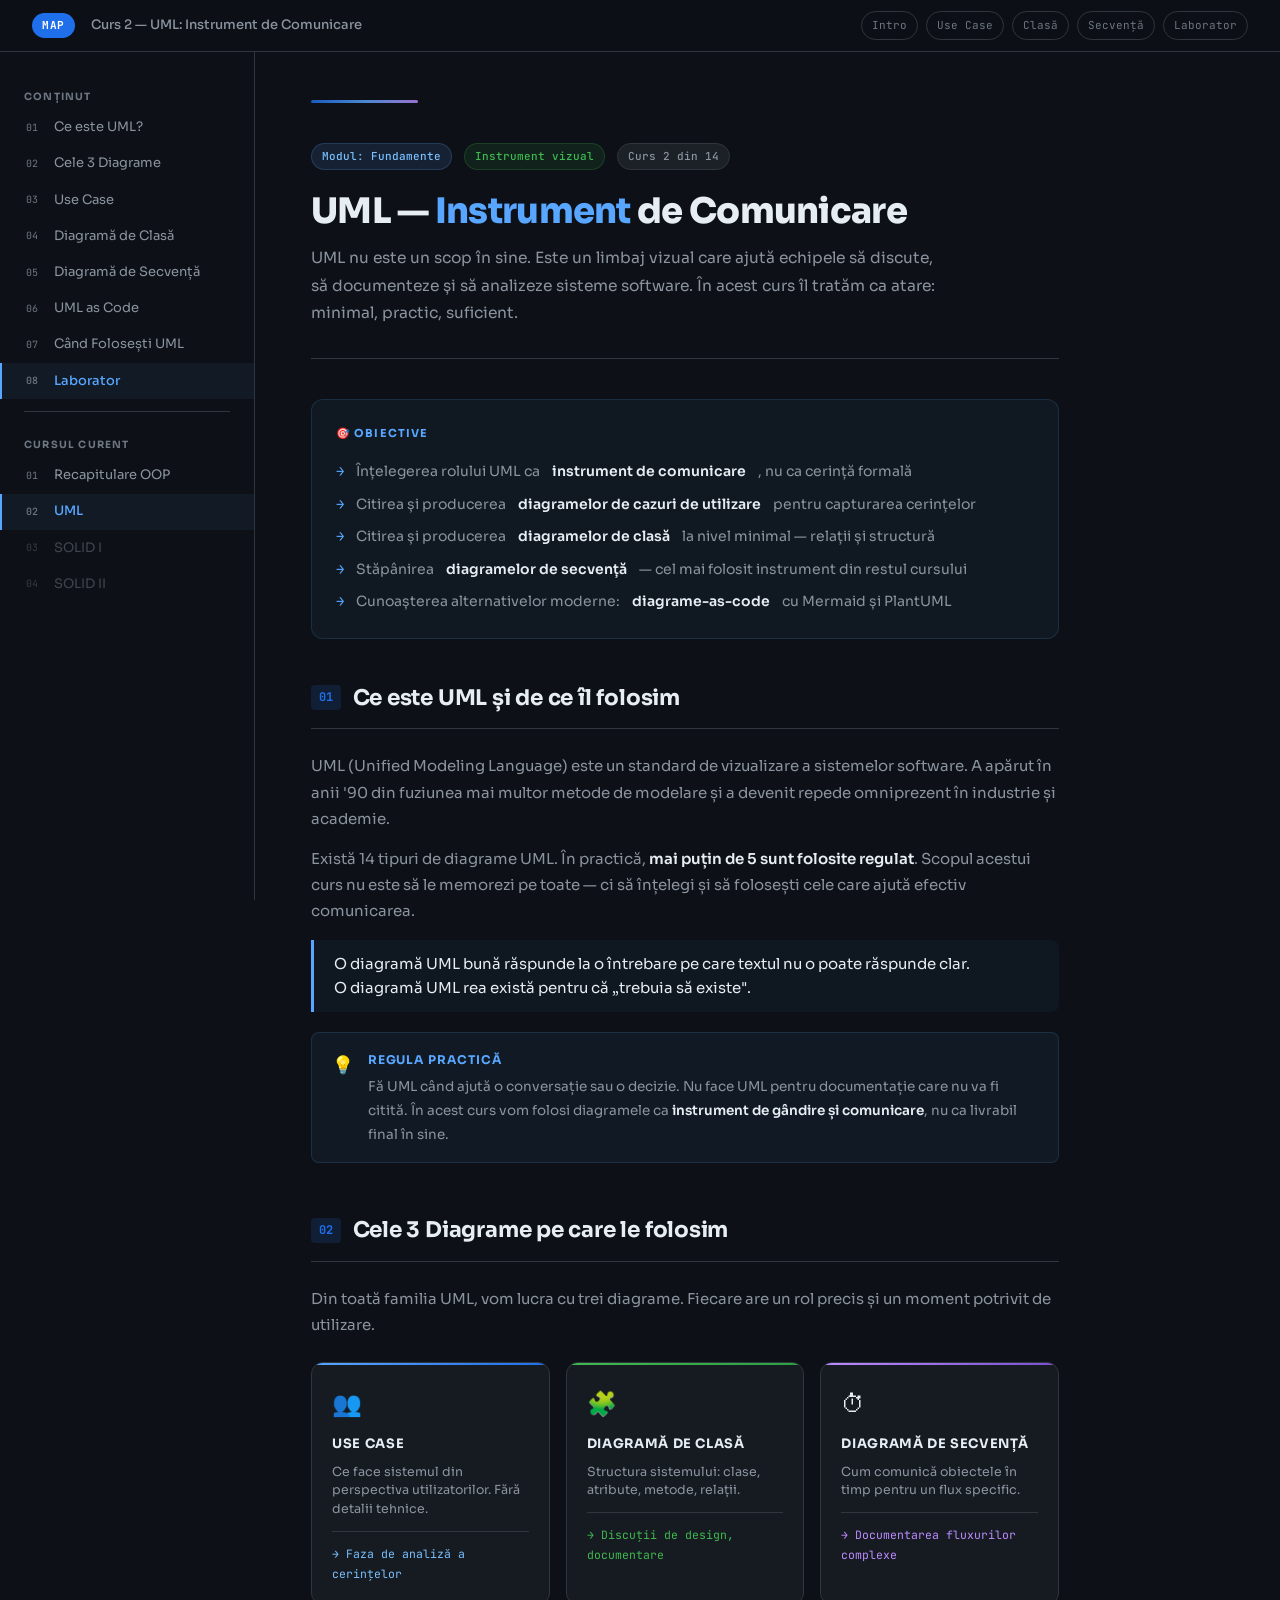
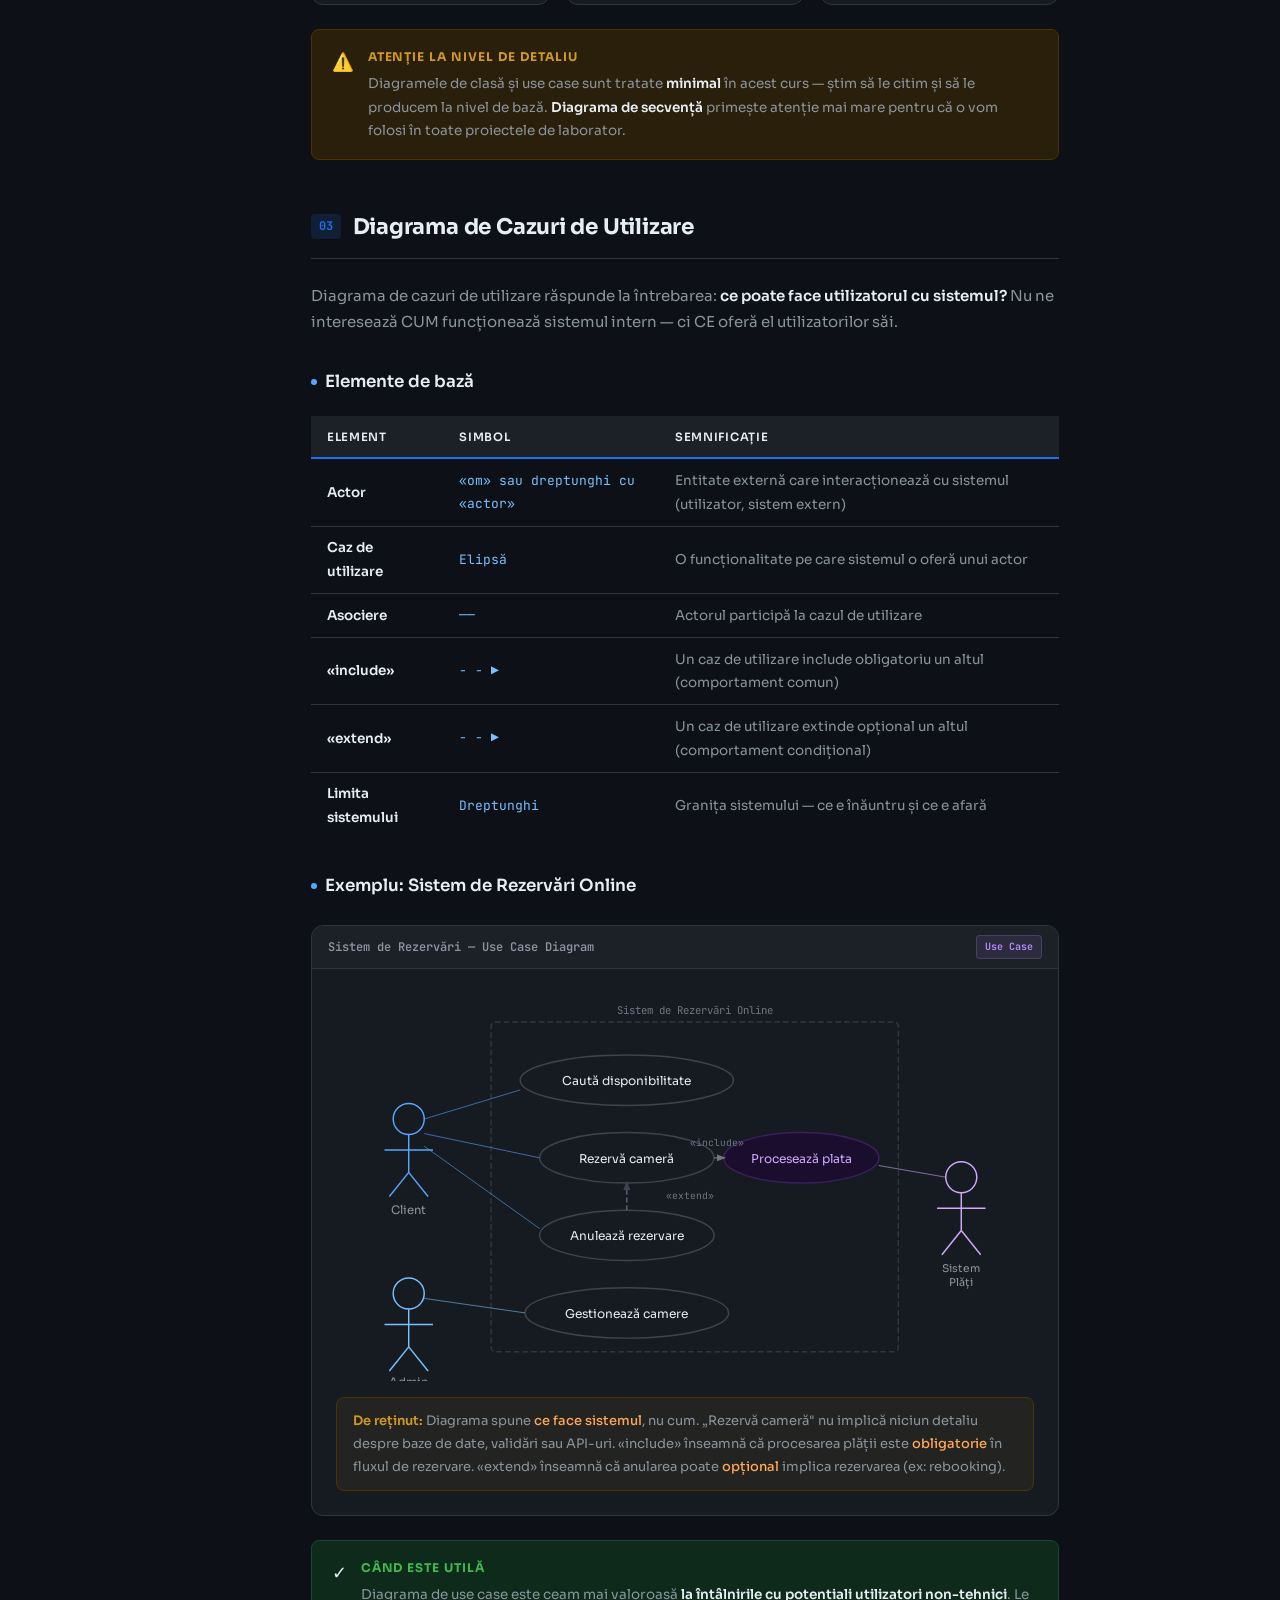
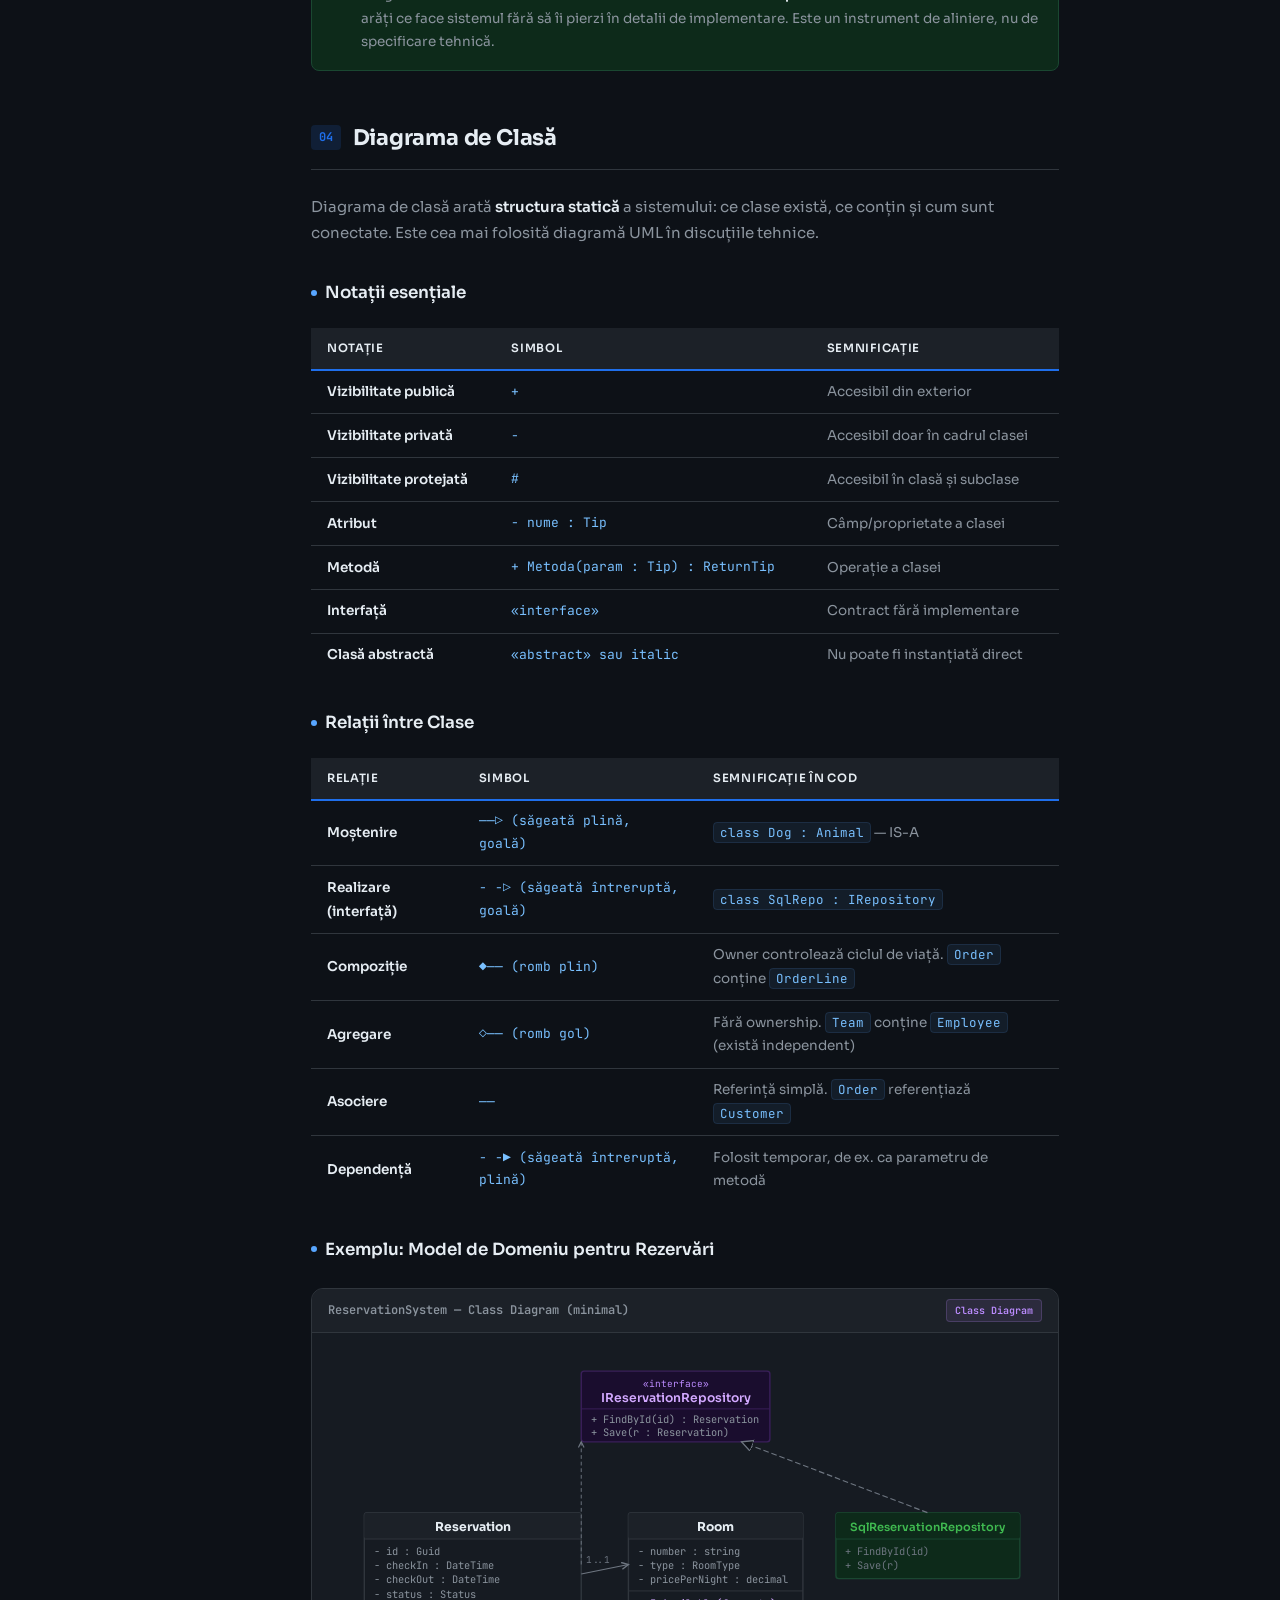
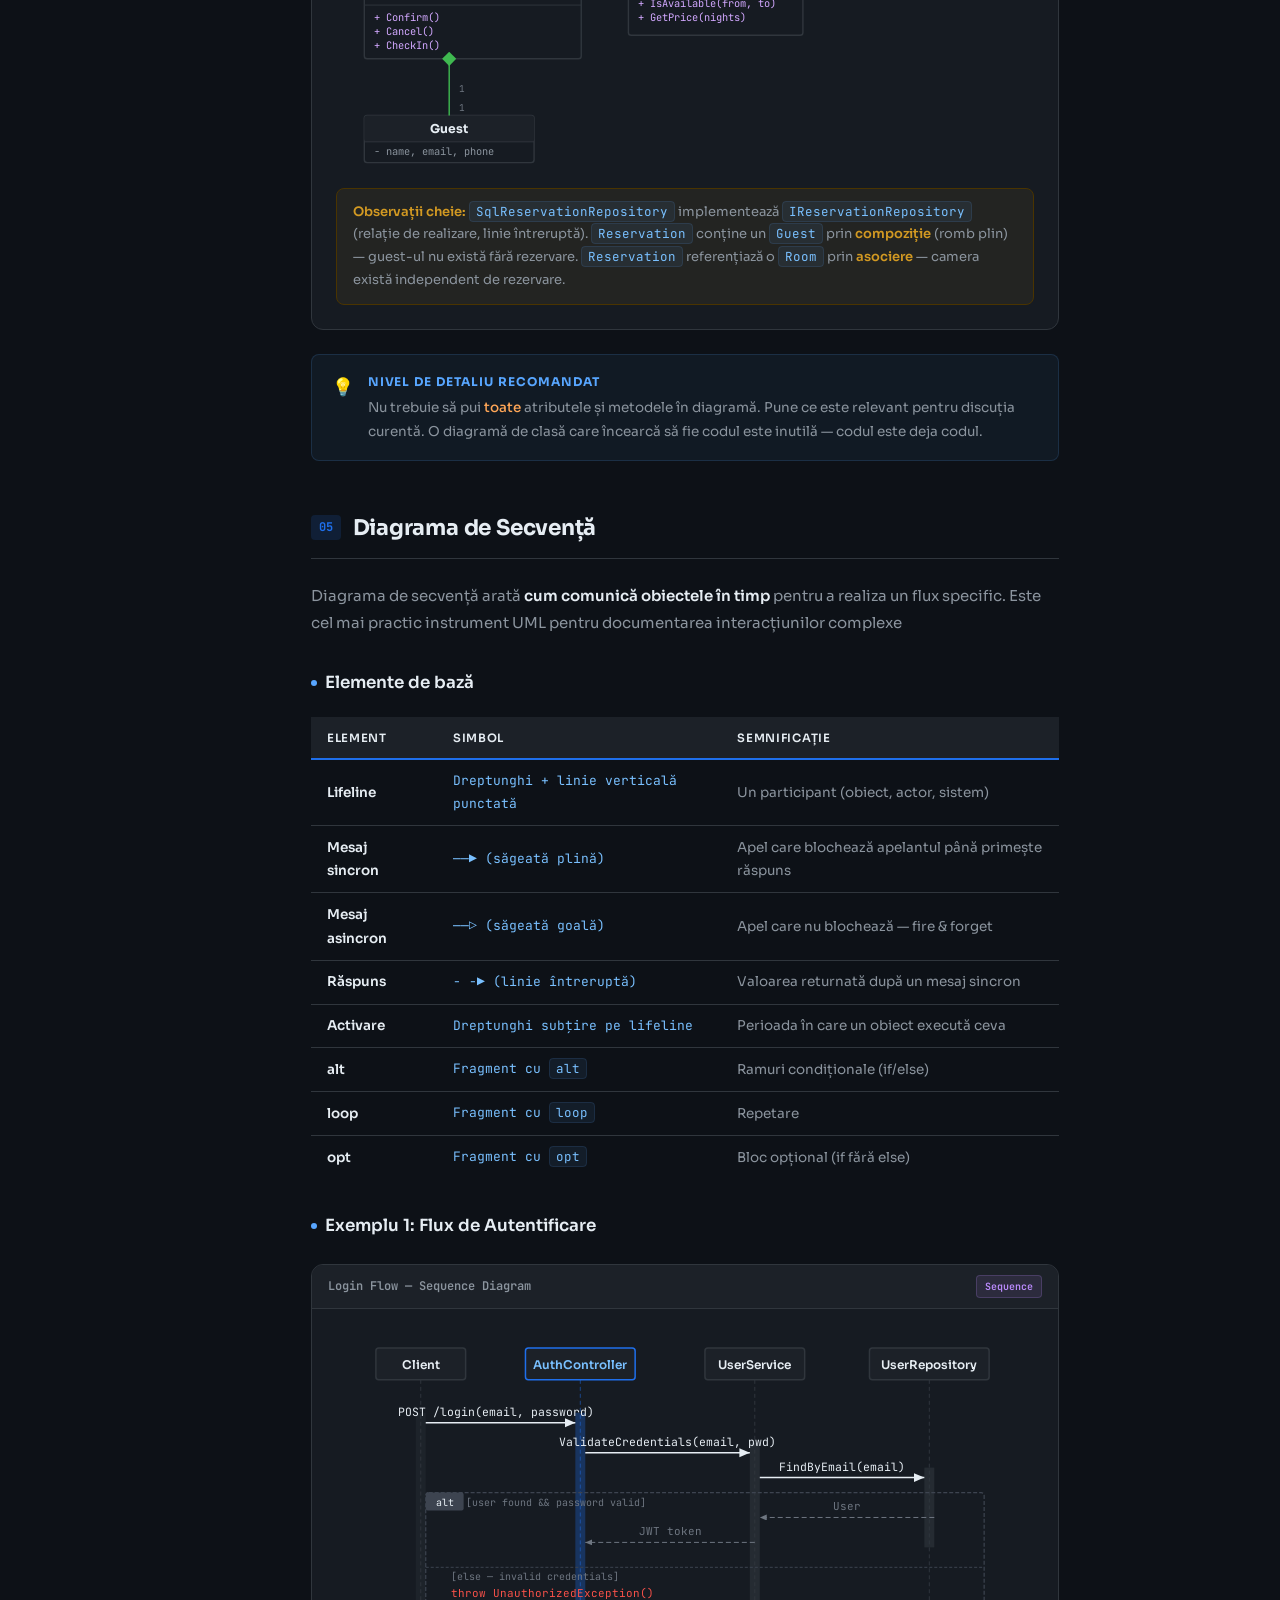
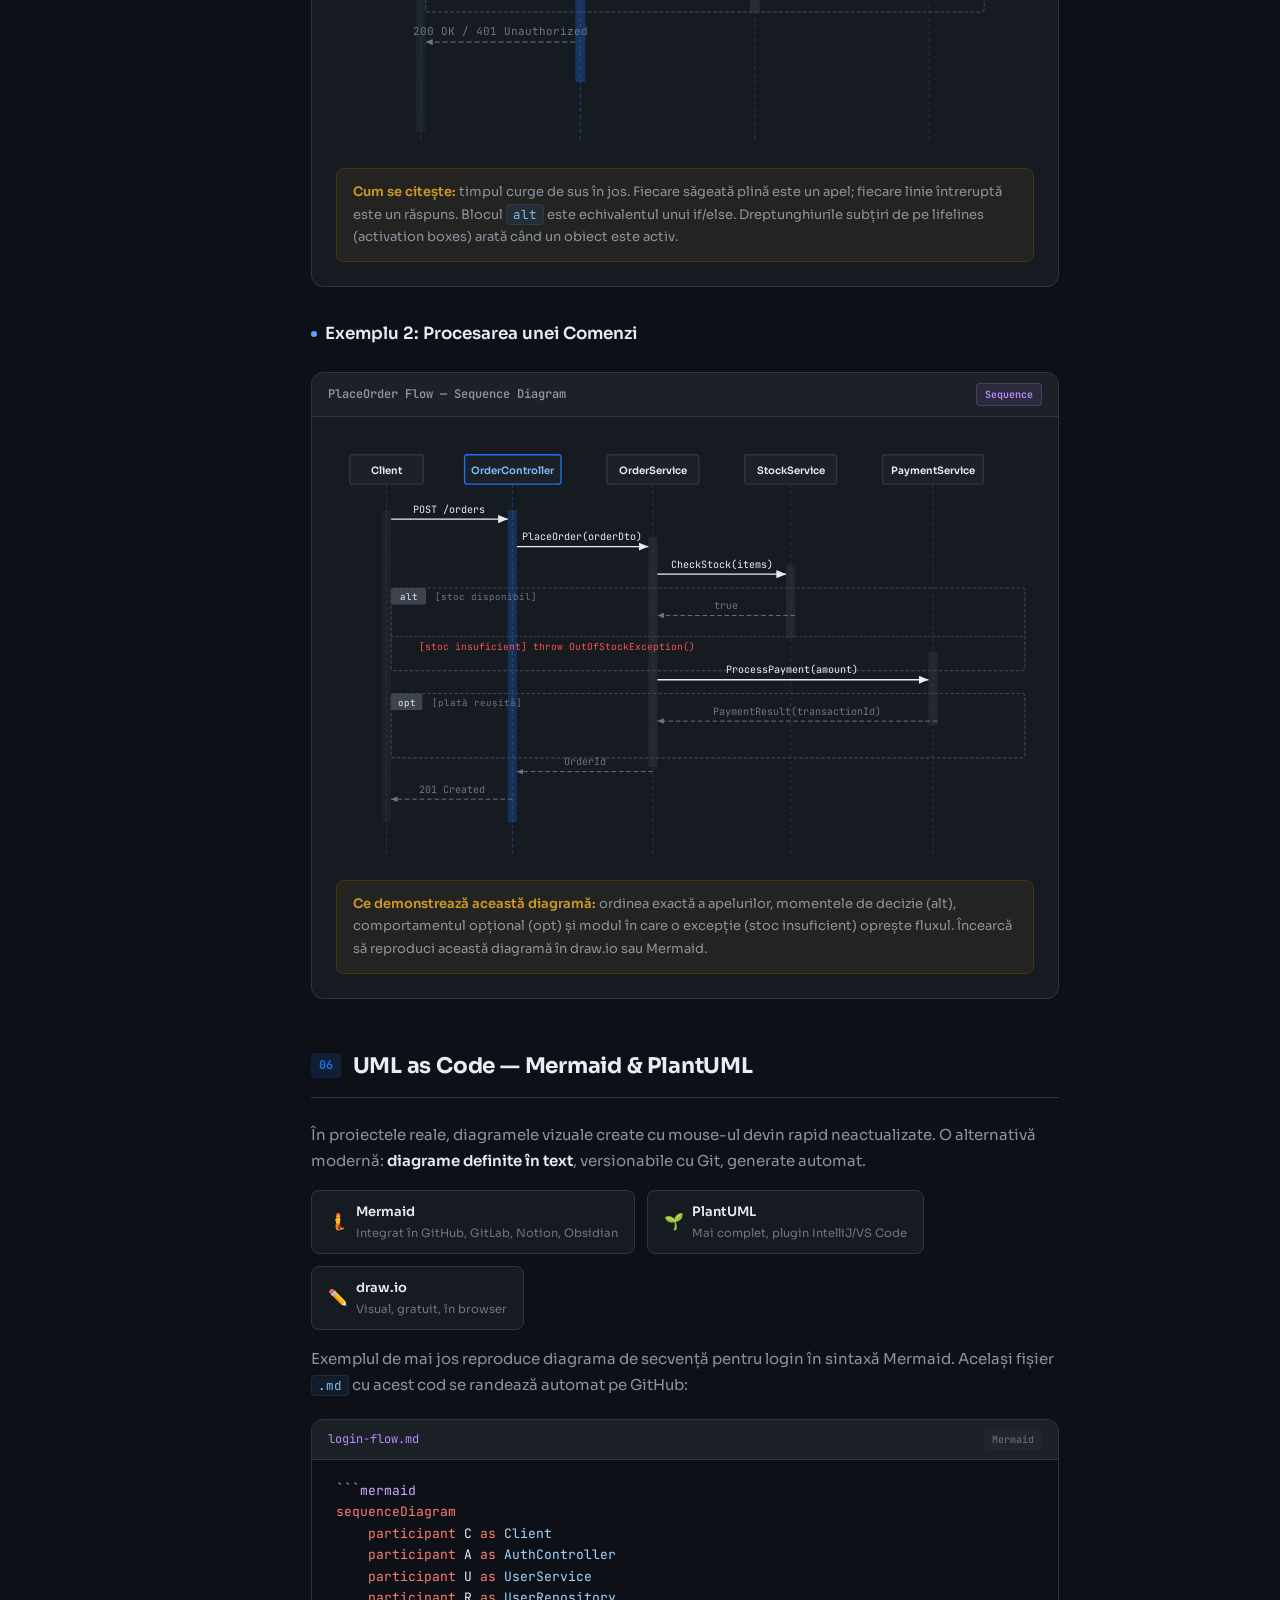
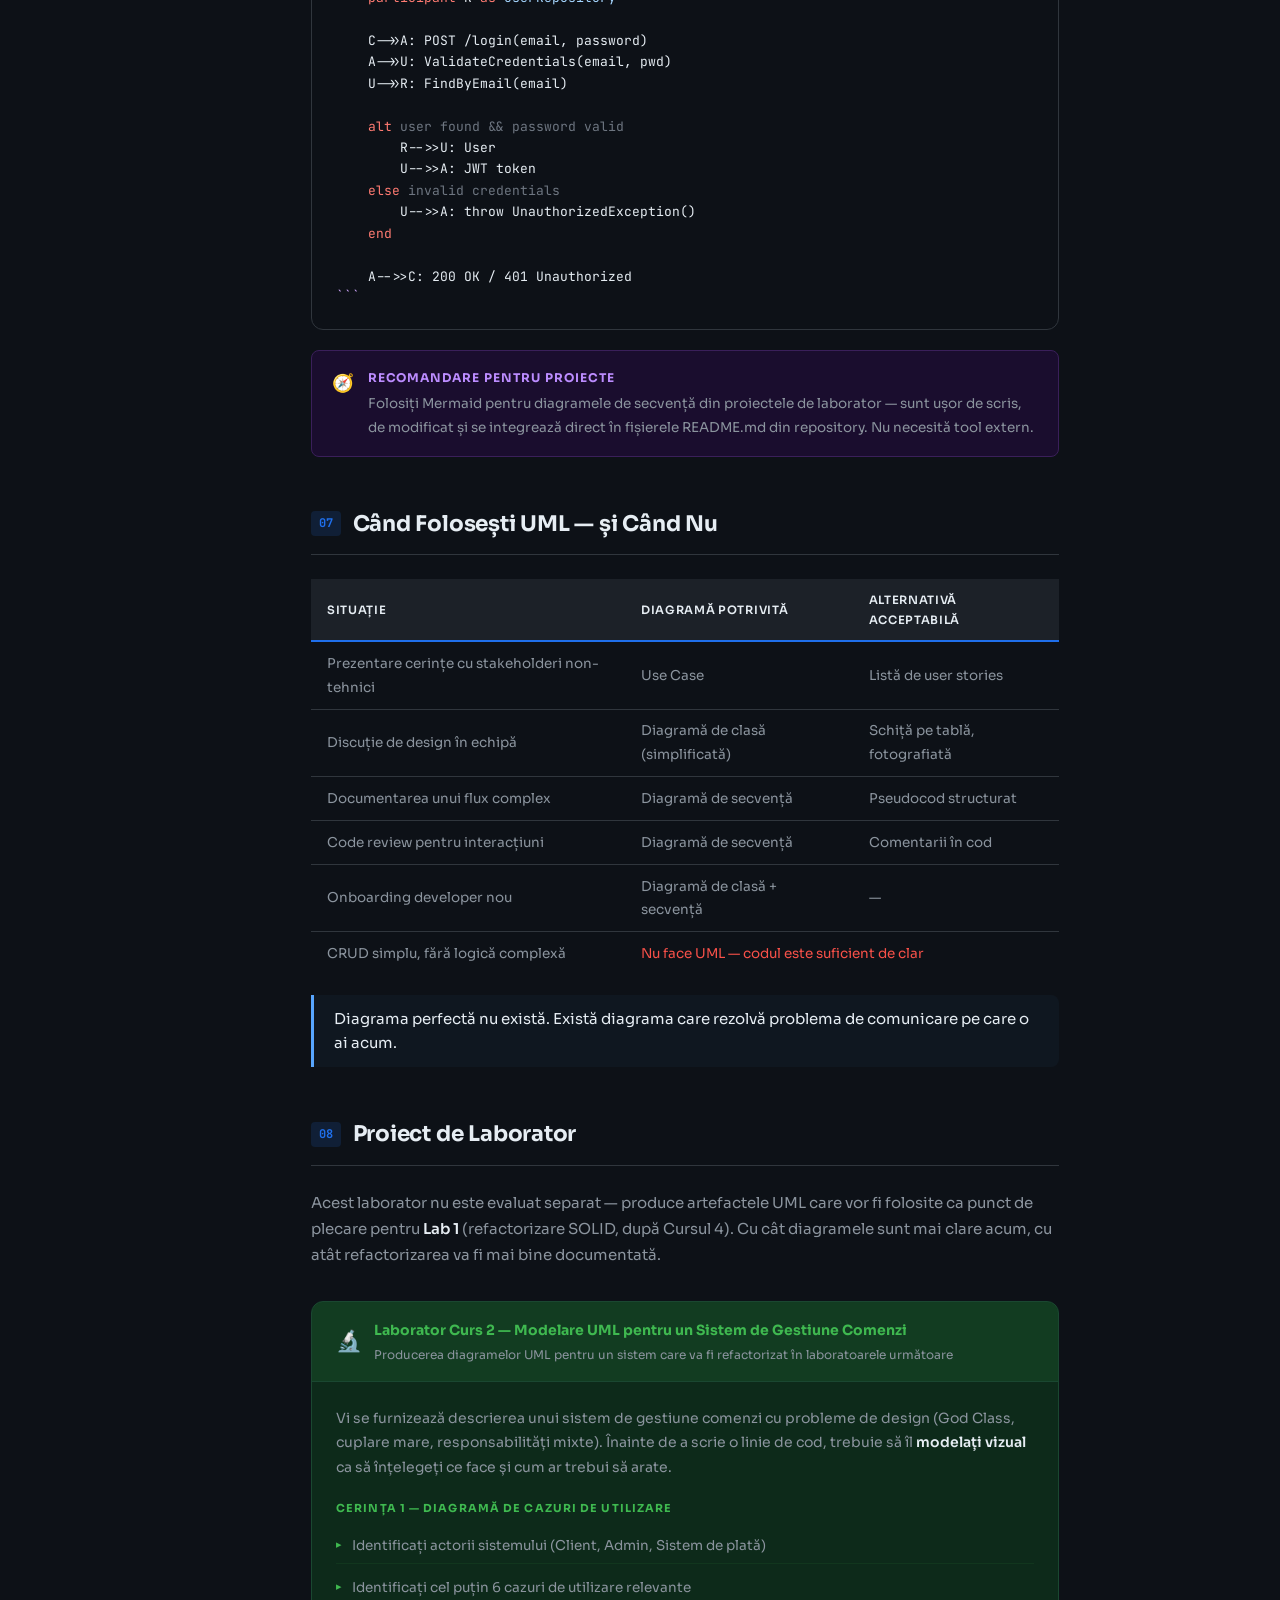
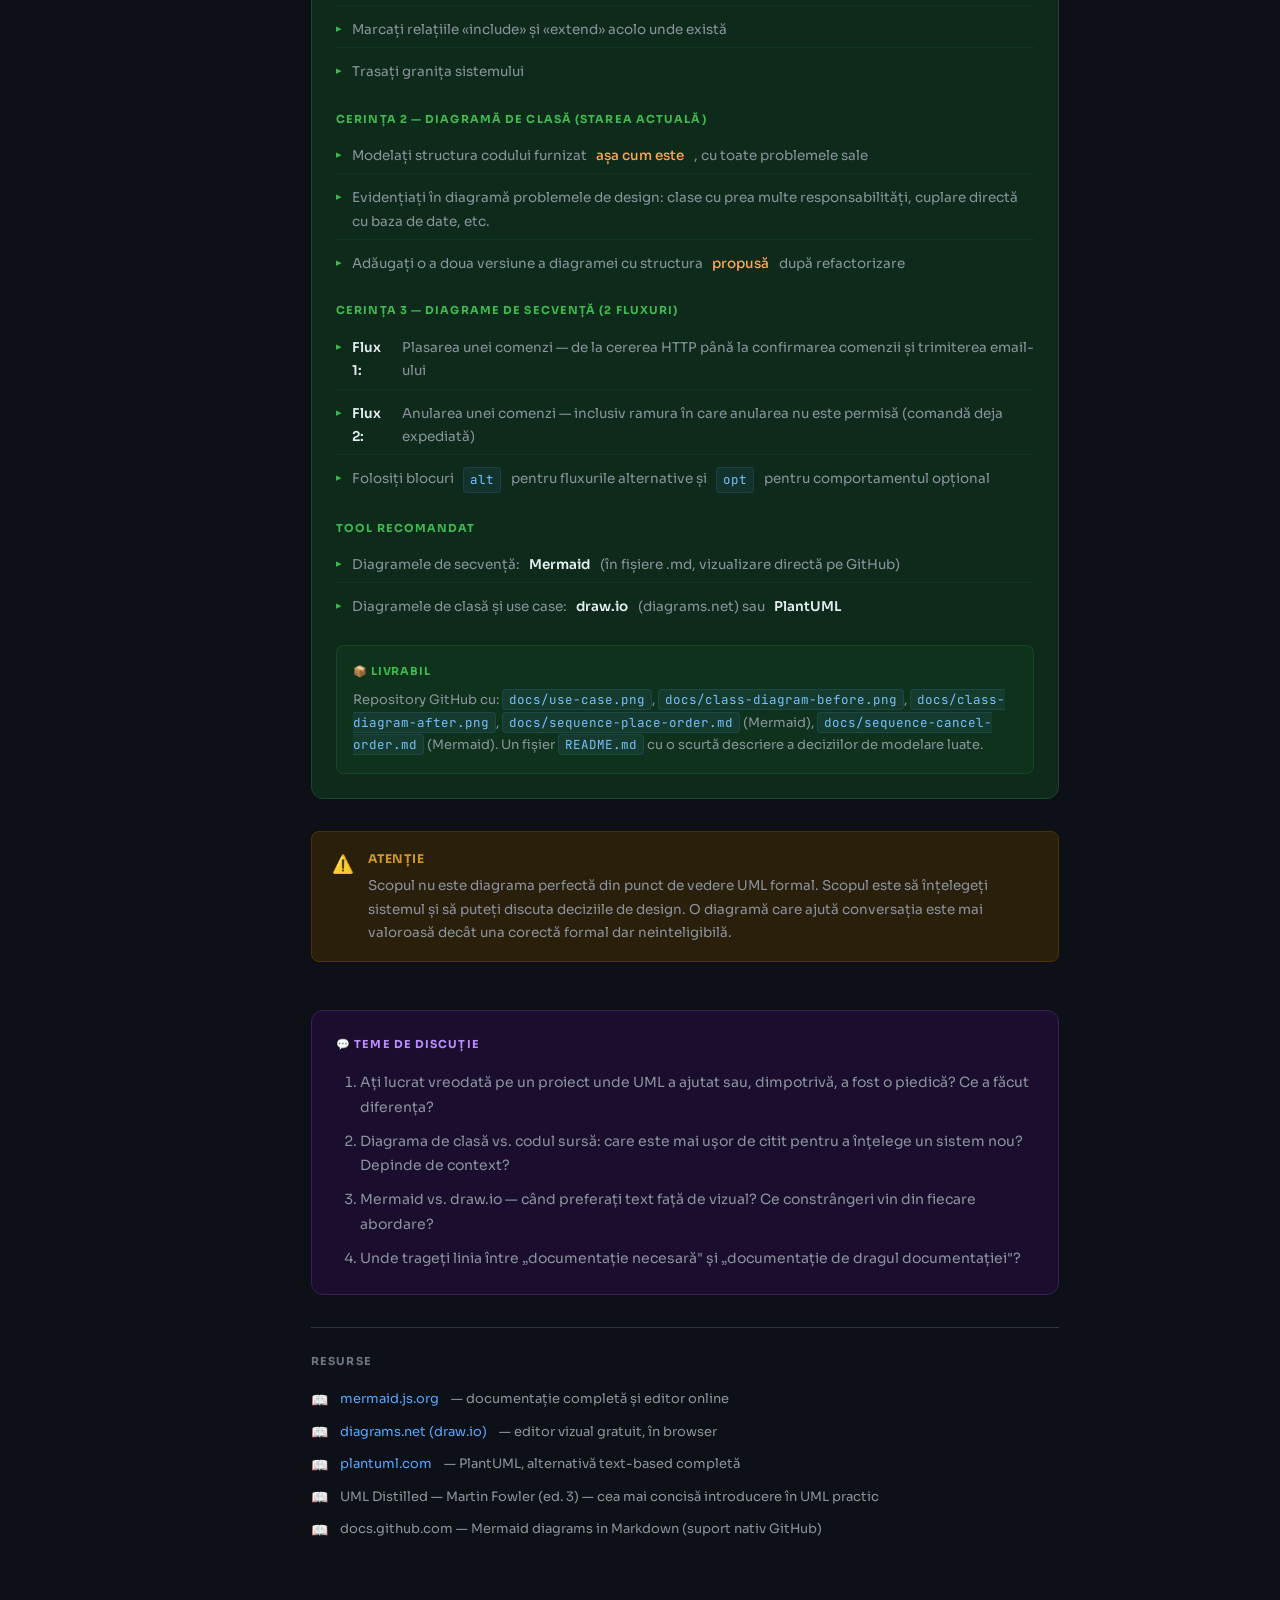
<file: curs2_uml.html>
<!DOCTYPE html>
<html lang="ro">
<head>
<meta charset="UTF-8">
<meta name="viewport" content="width=device-width, initial-scale=1.0">
<title>Curs 2 — UML: Instrument de Comunicare | Metode Avansate de Programare</title>
<link href="https://fonts.googleapis.com/css2?family=JetBrains+Mono:ital,wght@0,300;0,400;0,500;0,700;1,400&family=Sora:wght@300;400;500;600;700;800&display=swap" rel="stylesheet">
<style>
  :root {
    --bg:#0d1117; --bg2:#161b22; --bg3:#1c2128; --bg4:#21262d;
    --border:#30363d; --border2:#3d4450;
    --accent:#58a6ff; --accent2:#79c0ff; --accent3:#1f6feb;
    --green:#3fb950; --green-bg:#0d2a1a; --green-border:#1a4731;
    --yellow:#d29922; --yellow-bg:#2a1f0a; --yellow-border:#4a3400;
    --purple:#bc8cff; --purple-bg:#1a0d2e; --purple-border:#3a1f5a;
    --red:#f85149; --red-bg:#2d0f0f; --orange:#ffa657;
    --text:#e6edf3; --text2:#8b949e; --text3:#6e7681;
    --radius:8px; --radius2:12px;
  }
  *{margin:0;padding:0;box-sizing:border-box;}
  html{scroll-behavior:smooth;}
  body{background:var(--bg);color:var(--text);font-family:'Sora',sans-serif;font-size:15px;line-height:1.75;}

  /* TOPBAR */
  .topbar{
    position:fixed;top:0;left:0;right:0;z-index:100;
    background:rgba(13,17,23,.93);backdrop-filter:blur(12px);
    border-bottom:1px solid var(--border);
    padding:0 2rem;height:52px;
    display:flex;align-items:center;justify-content:space-between;
  }
  .topbar-left{display:flex;align-items:center;gap:1rem;}
  .course-badge{
    background:var(--accent3);color:#fff;
    font-family:'JetBrains Mono',monospace;font-size:11px;font-weight:700;
    padding:3px 10px;border-radius:20px;letter-spacing:.05em;
  }
  .course-title-nav{font-size:13px;color:var(--text2);font-weight:500;}
  .topbar-right{display:flex;gap:.5rem;}
  .nav-pill{
    font-size:11px;color:var(--text3);padding:4px 10px;
    border:1px solid var(--border);border-radius:20px;
    text-decoration:none;font-family:'JetBrains Mono',monospace;transition:all .2s;
  }
  .nav-pill:hover{color:var(--accent);border-color:var(--accent3);background:rgba(31,111,235,.08);}

  /* LAYOUT */
  .layout{display:flex;margin-top:52px;}

  /* SIDEBAR */
  .sidebar{
    width:255px;min-width:255px;height:calc(100vh - 52px);
    position:sticky;top:52px;overflow-y:auto;
    border-right:1px solid var(--border);padding:1.5rem 0;background:var(--bg);
  }
  .sidebar::-webkit-scrollbar{width:3px;}
  .sidebar::-webkit-scrollbar-thumb{background:var(--border2);border-radius:2px;}
  .sidebar-heading{
    font-size:10px;font-weight:700;letter-spacing:.12em;
    color:var(--text3);text-transform:uppercase;padding:.75rem 1.5rem .25rem;
  }
  .sidebar-link{
    display:flex;align-items:center;gap:.6rem;padding:.42rem 1.5rem;
    color:var(--text2);text-decoration:none;font-size:13px;
    border-left:2px solid transparent;transition:all .15s;
  }
  .sidebar-link:hover{color:var(--text);background:var(--bg2);border-left-color:var(--border2);}
  .sidebar-link.active{color:var(--accent);background:rgba(88,166,255,.06);border-left-color:var(--accent);font-weight:500;}
  .sidebar-num{font-family:'JetBrains Mono',monospace;font-size:10px;color:var(--text3);min-width:18px;}
  .sidebar-divider{border:none;border-top:1px solid var(--border);margin:.75rem 1.5rem;}

  /* MAIN */
  .main{flex:1;max-width:860px;padding:3rem 3.5rem 6rem;min-width:0;}

  /* SCROLL PROGRESS */
  #scroll-prog{
    position:fixed;top:52px;left:0;right:0;height:2px;
    background:linear-gradient(90deg,var(--accent3),var(--accent),var(--purple));
    transform-origin:left;transform:scaleX(0);z-index:99;transition:transform .1s;
  }

  /* HERO */
  .hero{margin-bottom:2.5rem;padding-bottom:2rem;border-bottom:1px solid var(--border);}
  .hero-meta{display:flex;align-items:center;gap:.75rem;margin-bottom:1.25rem;flex-wrap:wrap;}
  .tag{font-family:'JetBrains Mono',monospace;font-size:11px;padding:3px 10px;border-radius:20px;font-weight:500;}
  .tag-mod{background:rgba(88,166,255,.12);color:var(--accent2);border:1px solid rgba(88,166,255,.2);}
  .tag-lang{background:rgba(63,185,80,.1);color:var(--green);border:1px solid rgba(63,185,80,.2);}
  .tag-n{background:var(--bg3);color:var(--text2);border:1px solid var(--border);}
  .hero h1{font-size:2.2rem;font-weight:800;line-height:1.2;letter-spacing:-.02em;margin-bottom:.75rem;}
  .hero h1 span{color:var(--accent);}
  .hero-desc{font-size:15.5px;color:var(--text2);max-width:640px;}

  /* OBJECTIVES */
  .objectives{
    background:rgba(88,166,255,.05);border:1px solid rgba(88,166,255,.15);
    border-radius:var(--radius2);padding:1.5rem;margin-bottom:2.5rem;
  }
  .objectives-title{font-size:11px;font-weight:700;letter-spacing:.1em;color:var(--accent);text-transform:uppercase;margin-bottom:1rem;}
  .objectives ul{list-style:none;display:flex;flex-direction:column;gap:.5rem;}
  .objectives li{display:flex;align-items:flex-start;gap:.75rem;font-size:14px;color:var(--text2);}
  .objectives li::before{content:'→';color:var(--accent);font-weight:700;flex-shrink:0;font-family:'JetBrains Mono',monospace;}

  /* SECTIONS */
  .section{margin-bottom:3rem;}
  h2.stitle{
    font-size:1.35rem;font-weight:700;color:var(--text);
    margin-bottom:1.5rem;padding-bottom:.75rem;border-bottom:1px solid var(--border);
    display:flex;align-items:center;gap:.75rem;letter-spacing:-.01em;
  }
  h2.stitle .num{
    font-family:'JetBrains Mono',monospace;font-size:12px;
    color:var(--accent3);background:rgba(31,111,235,.15);padding:2px 8px;border-radius:4px;
  }
  h3.sub{font-size:1.05rem;font-weight:600;color:var(--text);margin:2rem 0 .75rem;display:flex;align-items:center;gap:.5rem;}
  h3.sub .dot{width:6px;height:6px;border-radius:50%;background:var(--accent);flex-shrink:0;}

  p{color:var(--text2);margin-bottom:.85rem;}
  p:last-child{margin-bottom:0;}
  strong{color:var(--text);font-weight:600;}
  em{color:var(--orange);font-style:normal;font-weight:500;}
  code{
    font-family:'JetBrains Mono',monospace;font-size:12.5px;color:var(--accent2);
    background:rgba(88,166,255,.08);padding:1px 6px;border-radius:4px;
    border:1px solid rgba(88,166,255,.12);
  }

  /* CODE BLOCK */
  .code-block{background:#161b22;border:1px solid var(--border);border-radius:var(--radius2);margin:1.25rem 0;overflow:hidden;}
  .code-header{
    display:flex;align-items:center;justify-content:space-between;
    padding:.55rem 1rem;border-bottom:1px solid var(--border);background:var(--bg3);
  }
  .code-fname{font-family:'JetBrains Mono',monospace;font-size:12px;color:var(--text2);}
  .code-lang-tag{font-family:'JetBrains Mono',monospace;font-size:10px;color:var(--text3);background:var(--bg4);padding:2px 8px;border-radius:4px;}
  pre{padding:1.25rem 1.5rem;overflow-x:auto;font-family:'JetBrains Mono',monospace;font-size:13px;line-height:1.65;}
  pre::-webkit-scrollbar{height:4px;}
  pre::-webkit-scrollbar-thumb{background:var(--border2);border-radius:2px;}

  /* syntax */
  .kw{color:#ff7b72;} .kw2{color:#f0883e;} .tp{color:#79c0ff;} .ifc{color:#d2a8ff;}
  .mth{color:#d2a8ff;} .str{color:#a5d6ff;} .num{color:#79c0ff;} .cmt{color:#6e7681;font-style:italic;}

  /* CALLOUT */
  .callout{border-radius:var(--radius);padding:1rem 1.25rem;margin:1.25rem 0;display:flex;gap:.85rem;align-items:flex-start;}
  .callout-icon{font-size:1.1rem;flex-shrink:0;margin-top:1px;}
  .callout-body{flex:1;}
  .callout-title{font-size:12px;font-weight:700;text-transform:uppercase;letter-spacing:.08em;margin-bottom:.3rem;}
  .callout p{font-size:13.5px;margin-bottom:0;}
  .callout.info{background:rgba(88,166,255,.06);border:1px solid rgba(88,166,255,.15);}
  .callout.info .callout-title{color:var(--accent);}
  .callout.warn{background:var(--yellow-bg);border:1px solid var(--yellow-border);}
  .callout.warn .callout-title{color:var(--yellow);}
  .callout.ok{background:var(--green-bg);border:1px solid var(--green-border);}
  .callout.ok .callout-title{color:var(--green);}
  .callout.note{background:var(--purple-bg);border:1px solid var(--purple-border);}
  .callout.note .callout-title{color:var(--purple);}

  /* CONCEPT QUOTE */
  .cquote{
    border-left:3px solid var(--accent);padding:.75rem 1.25rem;
    background:rgba(88,166,255,.04);border-radius:0 var(--radius) var(--radius) 0;
    margin:1rem 0;font-size:15px;color:var(--text);line-height:1.6;
  }

  /* UML DIAGRAM CONTAINERS */
  .uml-diagram{
    background:var(--bg2);border:1px solid var(--border);
    border-radius:var(--radius2);overflow:hidden;margin:1.5rem 0;
  }
  .uml-diagram-header{
    padding:.6rem 1rem;border-bottom:1px solid var(--border);
    background:var(--bg3);display:flex;align-items:center;justify-content:space-between;
  }
  .uml-diagram-title{font-size:12px;font-weight:600;color:var(--text2);font-family:'JetBrains Mono',monospace;}
  .uml-diagram-type{
    font-size:10px;color:var(--purple);background:rgba(188,140,255,.1);
    border:1px solid rgba(188,140,255,.2);padding:2px 8px;border-radius:4px;
    font-family:'JetBrains Mono',monospace;font-weight:600;
  }
  .uml-body{padding:1.5rem;}

  /* SVG UML STYLES */
  .uml-svg{width:100%;height:auto;display:block;}
  .uml-note{
    background:rgba(210,153,34,.07);border:1px solid var(--yellow-border);
    border-radius:var(--radius);padding:.75rem 1rem;margin-top:1rem;
    font-size:13px;color:var(--text2);
  }
  .uml-note strong{color:var(--yellow);}

  /* DIAGRAM TYPE CARDS */
  .diag-cards{display:grid;grid-template-columns:repeat(3,1fr);gap:1rem;margin:1.5rem 0;}
  .diag-card{
    background:var(--bg2);border:1px solid var(--border);
    border-radius:var(--radius2);padding:1.25rem;
    transition:border-color .2s;position:relative;overflow:hidden;
  }
  .diag-card::before{content:'';position:absolute;top:0;left:0;right:0;height:2px;}
  .diag-card.uc::before{background:linear-gradient(90deg,var(--accent),var(--accent3));}
  .diag-card.cls::before{background:linear-gradient(90deg,var(--green),#2ea043);}
  .diag-card.seq::before{background:linear-gradient(90deg,var(--purple),#7a4fcf);}
  .diag-card:hover{border-color:var(--border2);}
  .diag-card-icon{font-size:1.5rem;margin-bottom:.5rem;}
  .diag-card-name{font-size:13px;font-weight:700;color:var(--text);margin-bottom:.4rem;text-transform:uppercase;letter-spacing:.05em;}
  .diag-card-desc{font-size:12.5px;color:var(--text2);line-height:1.5;margin:0;}
  .diag-card-when{
    margin-top:.75rem;padding-top:.75rem;border-top:1px solid var(--border);
    font-size:11.5px;font-family:'JetBrains Mono',monospace;
  }
  .diag-card.uc .diag-card-when{color:var(--accent2);}
  .diag-card.cls .diag-card-when{color:var(--green);}
  .diag-card.seq .diag-card-when{color:var(--purple);}

  /* SEQUENCE DIAGRAM VISUAL */
  .seq-visual{
    background:var(--bg);border:1px solid var(--border);
    border-radius:var(--radius);padding:1.5rem;margin:1rem 0;
    overflow-x:auto;
  }

  /* NOTATIONS TABLE */
  .ntable{width:100%;border-collapse:collapse;margin:1.25rem 0;font-size:13.5px;}
  .ntable th{
    background:var(--bg3);color:var(--text);font-weight:600;
    padding:.65rem 1rem;text-align:left;border-bottom:2px solid var(--accent3);
    font-size:11.5px;text-transform:uppercase;letter-spacing:.06em;
  }
  .ntable td{padding:.6rem 1rem;border-bottom:1px solid var(--border);color:var(--text2);vertical-align:middle;}
  .ntable tr:last-child td{border-bottom:none;}
  .ntable tr:hover td{background:var(--bg2);}
  .ntable .sym{font-family:'JetBrains Mono',monospace;color:var(--accent2);font-size:13px;}
  .ntable .lbl{color:var(--text);font-weight:600;}

  /* TOOL PILLS */
  .tools-row{display:flex;flex-wrap:wrap;gap:.75rem;margin:1rem 0;}
  .tool-pill{
    display:flex;align-items:center;gap:.5rem;
    background:var(--bg2);border:1px solid var(--border);
    border-radius:var(--radius);padding:.6rem 1rem;
    font-size:13px;color:var(--text2);text-decoration:none;transition:all .2s;
  }
  .tool-pill:hover{border-color:var(--accent3);color:var(--accent);}
  .tool-pill .tool-icon{font-size:1rem;}
  .tool-pill .tool-name{font-weight:600;color:var(--text);}
  .tool-pill .tool-desc{font-size:11.5px;color:var(--text3);}

  /* MERMAID CODE */
  .mermaid-block{
    background:#0d1117;border:1px solid var(--border);
    border-radius:var(--radius2);overflow:hidden;margin:1.25rem 0;
  }
  .mermaid-header{
    display:flex;align-items:center;justify-content:space-between;
    padding:.55rem 1rem;border-bottom:1px solid var(--border);background:var(--bg3);
  }
  .mermaid-fname{font-family:'JetBrains Mono',monospace;font-size:12px;color:var(--purple);}
  .mermaid-tag{font-family:'JetBrains Mono',monospace;font-size:10px;color:var(--text3);background:var(--bg4);padding:2px 8px;border-radius:4px;}

  /* LAB BOX */
  .lab-box{
    background:var(--green-bg);border:1px solid var(--green-border);
    border-radius:var(--radius2);overflow:hidden;margin:2rem 0;
  }
  .lab-header{
    background:rgba(63,185,80,.12);border-bottom:1px solid var(--green-border);
    padding:1rem 1.5rem;display:flex;align-items:center;gap:.75rem;
  }
  .lab-header-icon{font-size:1.3rem;}
  .lab-header-text h4{font-size:14px;font-weight:700;color:var(--green);margin-bottom:.1rem;}
  .lab-header-text p{font-size:12px;color:var(--text2);margin:0;}
  .lab-body{padding:1.5rem;}
  .lab-body p{color:var(--text2);font-size:14px;}
  .lab-section{margin-top:1.25rem;}
  .lab-section-title{
    font-size:11px;font-weight:700;letter-spacing:.1em;
    text-transform:uppercase;color:var(--green);margin-bottom:.6rem;
  }
  .lab-list{list-style:none;display:flex;flex-direction:column;gap:.4rem;}
  .lab-list li{
    display:flex;align-items:flex-start;gap:.6rem;
    font-size:13.5px;color:var(--text2);padding:.35rem 0;
    border-bottom:1px solid rgba(63,185,80,.08);
  }
  .lab-list li:last-child{border-bottom:none;}
  .lab-list li::before{content:'▸';color:var(--green);flex-shrink:0;margin-top:1px;font-size:11px;}
  .lab-deliverable{
    margin-top:1.25rem;padding:1rem;
    background:rgba(63,185,80,.06);border:1px solid rgba(63,185,80,.15);
    border-radius:var(--radius);
  }
  .lab-deliverable-title{font-size:11px;font-weight:700;letter-spacing:.08em;text-transform:uppercase;color:var(--green);margin-bottom:.5rem;}
  .lab-deliverable p{font-size:13px;color:var(--text2);margin:0;}

  /* QUESTIONS */
  .questions-box{
    background:var(--purple-bg);border:1px solid var(--purple-border);
    border-radius:var(--radius2);padding:1.5rem;margin-top:2rem;
  }
  .questions-title{font-size:11px;font-weight:700;letter-spacing:.1em;color:var(--purple);text-transform:uppercase;margin-bottom:1rem;}
  .questions-box ol{padding-left:1.5rem;display:flex;flex-direction:column;gap:.6rem;}
  .questions-box li{color:var(--text2);font-size:14px;}

  /* RESOURCES */
  .resources{border-top:1px solid var(--border);padding-top:1.5rem;margin-top:2rem;}
  .resources-title{font-size:11px;font-weight:700;letter-spacing:.1em;color:var(--text3);text-transform:uppercase;margin-bottom:1rem;}
  .resource-list{display:flex;flex-direction:column;gap:.5rem;}
  .resource-item{display:flex;align-items:center;gap:.75rem;font-size:13px;color:var(--text2);}
  .resource-item::before{content:'📖';font-size:14px;}
  .resource-item a{color:var(--accent);text-decoration:none;}
  .resource-item a:hover{text-decoration:underline;}

  /* PROGRESS BAR CURS */
  .progress-bar{
    height:3px;background:linear-gradient(90deg,var(--accent3),var(--accent),var(--purple));
    border-radius:2px;margin-bottom:2.5rem;
    width:calc(2/14*100%);opacity:.8;
  }

  @media(max-width:900px){
    .sidebar{display:none;}
    .main{padding:2rem 1.5rem 4rem;}
    .diag-cards{grid-template-columns:1fr;}
  }
</style>
</head>
<body>

<div id="scroll-prog"></div>

<!-- TOPBAR -->
<nav class="topbar">
  <div class="topbar-left">
    <span class="course-badge">MAP</span>
    <span class="course-title-nav">Curs 2 — UML: Instrument de Comunicare</span>
  </div>
  <div class="topbar-right">
    <a href="#intro" class="nav-pill">Intro</a>
    <a href="#usecase" class="nav-pill">Use Case</a>
    <a href="#clasa" class="nav-pill">Clasă</a>
    <a href="#secventa" class="nav-pill">Secvență</a>
    <a href="#lab" class="nav-pill">Laborator</a>
  </div>
</nav>

<div class="layout">

<!-- SIDEBAR -->
<aside class="sidebar">
  <div>
    <div class="sidebar-heading">Conținut</div>
    <a href="#intro"    class="sidebar-link active"><span class="sidebar-num">01</span>Ce este UML?</a>
    <a href="#tipuri"   class="sidebar-link"><span class="sidebar-num">02</span>Cele 3 Diagrame</a>
    <a href="#usecase"  class="sidebar-link"><span class="sidebar-num">03</span>Use Case</a>
    <a href="#clasa"    class="sidebar-link"><span class="sidebar-num">04</span>Diagramă de Clasă</a>
    <a href="#secventa" class="sidebar-link"><span class="sidebar-num">05</span>Diagramă de Secvență</a>
    <a href="#mermaid"  class="sidebar-link"><span class="sidebar-num">06</span>UML as Code</a>
    <a href="#cand"     class="sidebar-link"><span class="sidebar-num">07</span>Când Folosești UML</a>
    <a href="#lab"      class="sidebar-link"><span class="sidebar-num">08</span>Laborator</a>
  </div>
  <hr class="sidebar-divider">
  <div>
    <div class="sidebar-heading">Cursul curent</div>
    <a href="curs1_oop.html" class="sidebar-link"><span class="sidebar-num">01</span>Recapitulare OOP</a>
    <a href="curs2_uml.html" class="sidebar-link active"><span class="sidebar-num">02</span>UML</a>
    <a href="#" class="sidebar-link" style="opacity:.4;pointer-events:none"><span class="sidebar-num">03</span>SOLID I</a>
    <a href="#" class="sidebar-link" style="opacity:.4;pointer-events:none"><span class="sidebar-num">04</span>SOLID II</a>
  </div>
</aside>

<!-- MAIN -->
<main class="main">

  <div class="progress-bar" title="2 din 14 cursuri"></div>

  <!-- HERO -->
  <header class="hero" id="top">
    <div class="hero-meta">
      <span class="tag tag-mod">Modul: Fundamente</span>
      <span class="tag tag-lang">Instrument vizual</span>
      <span class="tag tag-n">Curs 2 din 14</span>
    </div>
    <h1>UML — <span>Instrument</span> de Comunicare</h1>
    <p class="hero-desc">UML nu este un scop în sine. Este un limbaj vizual care ajută echipele să discute, să documenteze și să analizeze sisteme software. În acest curs îl tratăm ca atare: minimal, practic, suficient.</p>
  </header>

  <!-- OBJECTIVES -->
  <div class="objectives">
    <div class="objectives-title">🎯 Obiective</div>
    <ul>
      <li>Înțelegerea rolului UML ca <strong>instrument de comunicare</strong>, nu ca cerință formală</li>
      <li>Citirea și producerea <strong>diagramelor de cazuri de utilizare</strong> pentru capturarea cerințelor</li>
      <li>Citirea și producerea <strong>diagramelor de clasă</strong> la nivel minimal — relații și structură</li>
      <li>Stăpânirea <strong>diagramelor de secvență</strong> — cel mai folosit instrument din restul cursului</li>
      <li>Cunoașterea alternativelor moderne: <strong>diagrame-as-code</strong> cu Mermaid și PlantUML</li>
    </ul>
  </div>

  <!-- SECTION 1: CE ESTE UML -->
  <section class="section" id="intro">
    <h2 class="stitle"><span class="num">01</span>Ce este UML și de ce îl folosim</h2>

    <p>UML (Unified Modeling Language) este un standard de vizualizare a sistemelor software. A apărut în anii '90 din fuziunea mai multor metode de modelare și a devenit repede omniprezent în industrie și academie.</p>

    <p>Există 14 tipuri de diagrame UML. În practică, <strong>mai puțin de 5 sunt folosite regulat</strong>. Scopul acestui curs nu este să le memorezi pe toate — ci să înțelegi și să folosești cele care ajută efectiv comunicarea.</p>

    <div class="cquote">
      O diagramă UML bună răspunde la o întrebare pe care textul nu o poate răspunde clar.<br>
      O diagramă UML rea există pentru că „trebuia să existe".
    </div>

    <div class="callout info">
      <span class="callout-icon">💡</span>
      <div class="callout-body">
        <div class="callout-title">Regula practică</div>
        <p>Fă UML când ajută o conversație sau o decizie. Nu face UML pentru documentație care nu va fi citită. În acest curs vom folosi diagramele ca <strong>instrument de gândire și comunicare</strong>, nu ca livrabil final în sine.</p>
      </div>
    </div>
  </section>

  <!-- SECTION 2: CELE 3 DIAGRAME -->
  <section class="section" id="tipuri">
    <h2 class="stitle"><span class="num">02</span>Cele 3 Diagrame pe care le folosim</h2>

    <p>Din toată familia UML, vom lucra cu trei diagrame. Fiecare are un rol precis și un moment potrivit de utilizare.</p>

    <div class="diag-cards">
      <div class="diag-card uc">
        <div class="diag-card-icon">👥</div>
        <div class="diag-card-name">Use Case</div>
        <p class="diag-card-desc">Ce face sistemul din perspectiva utilizatorilor. Fără detalii tehnice.</p>
        <div class="diag-card-when">→ Faza de analiză a cerințelor</div>
      </div>
      <div class="diag-card cls">
        <div class="diag-card-icon">🧩</div>
        <div class="diag-card-name">Diagramă de Clasă</div>
        <p class="diag-card-desc">Structura sistemului: clase, atribute, metode, relații.</p>
        <div class="diag-card-when">→ Discuții de design, documentare</div>
      </div>
      <div class="diag-card seq">
        <div class="diag-card-icon">⏱</div>
        <div class="diag-card-name">Diagramă de Secvență</div>
        <p class="diag-card-desc">Cum comunică obiectele în timp pentru un flux specific.</p>
        <div class="diag-card-when">→ Documentarea fluxurilor complexe</div>
      </div>
    </div>

    <div class="callout warn">
      <span class="callout-icon">⚠️</span>
      <div class="callout-body">
        <div class="callout-title">Atenție la nivel de detaliu</div>
        <p>Diagramele de clasă și use case sunt tratate <strong>minimal</strong> în acest curs — știm să le citim și să le producem la nivel de bază. <strong>Diagrama de secvență</strong> primește atenție mai mare pentru că o vom folosi în toate proiectele de laborator.</p>
      </div>
    </div>
  </section>

  <!-- SECTION 3: USE CASE -->
  <section class="section" id="usecase">
    <h2 class="stitle"><span class="num">03</span>Diagrama de Cazuri de Utilizare</h2>

    <p>Diagrama de cazuri de utilizare răspunde la întrebarea: <strong>ce poate face utilizatorul cu sistemul?</strong> Nu ne interesează CUM funcționează sistemul intern — ci CE oferă el utilizatorilor săi.</p>

    <h3 class="sub"><span class="dot"></span>Elemente de bază</h3>

    <table class="ntable">
      <thead>
        <tr><th>Element</th><th>Simbol</th><th>Semnificație</th></tr>
      </thead>
      <tbody>
        <tr><td class="lbl">Actor</td><td class="sym">«om» sau dreptunghi cu «actor»</td><td>Entitate externă care interacționează cu sistemul (utilizator, sistem extern)</td></tr>
        <tr><td class="lbl">Caz de utilizare</td><td class="sym">Elipsă</td><td>O funcționalitate pe care sistemul o oferă unui actor</td></tr>
        <tr><td class="lbl">Asociere</td><td class="sym">——</td><td>Actorul participă la cazul de utilizare</td></tr>
        <tr><td class="lbl">&laquo;include&raquo;</td><td class="sym">- - ▶</td><td>Un caz de utilizare include obligatoriu un altul (comportament comun)</td></tr>
        <tr><td class="lbl">&laquo;extend&raquo;</td><td class="sym">- - ▶</td><td>Un caz de utilizare extinde opțional un altul (comportament condițional)</td></tr>
        <tr><td class="lbl">Limita sistemului</td><td class="sym">Dreptunghi</td><td>Granița sistemului — ce e înăuntru și ce e afară</td></tr>
      </tbody>
    </table>

    <h3 class="sub"><span class="dot"></span>Exemplu: Sistem de Rezervări Online</h3>

    <div class="uml-diagram">
      <div class="uml-diagram-header">
        <span class="uml-diagram-title">Sistem de Rezervări — Use Case Diagram</span>
        <span class="uml-diagram-type">Use Case</span>
      </div>
      <div class="uml-body">
        <svg class="uml-svg" viewBox="0 0 720 400" xmlns="http://www.w3.org/2000/svg" style="max-height:400px;">
          <defs>
            <marker id="arr" markerWidth="8" markerHeight="8" refX="6" refY="3" orient="auto">
              <path d="M0,0 L0,6 L8,3 z" fill="#6e7681"/>
            </marker>
            <marker id="arr2" markerWidth="8" markerHeight="8" refX="6" refY="3" orient="auto">
              <path d="M0,0 L0,6 L8,3 z" fill="#3d4450"/>
            </marker>
          </defs>

          <!-- System boundary -->
          <rect x="160" y="30" width="420" height="340" rx="4"
                fill="none" stroke="#30363d" stroke-width="1.5" stroke-dasharray="6,3"/>
          <text x="370" y="22" fill="#6e7681" font-size="11" font-family="JetBrains Mono" text-anchor="middle">Sistem de Rezervări Online</text>

          <!-- Actor: Client -->
          <circle cx="75" cy="130" r="16" fill="none" stroke="#58a6ff" stroke-width="1.5"/>
          <line x1="75" y1="146" x2="75" y2="185" stroke="#58a6ff" stroke-width="1.5"/>
          <line x1="50" y1="162" x2="100" y2="162" stroke="#58a6ff" stroke-width="1.5"/>
          <line x1="75" y1="185" x2="55" y2="210" stroke="#58a6ff" stroke-width="1.5"/>
          <line x1="75" y1="185" x2="95" y2="210" stroke="#58a6ff" stroke-width="1.5"/>
          <text x="75" y="228" fill="#8b949e" font-size="12" font-family="Sora" text-anchor="middle">Client</text>

          <!-- Actor: Admin -->
          <circle cx="75" cy="310" r="16" fill="none" stroke="#79c0ff" stroke-width="1.5"/>
          <line x1="75" y1="326" x2="75" y2="365" stroke="#79c0ff" stroke-width="1.5"/>
          <line x1="50" y1="342" x2="100" y2="342" stroke="#79c0ff" stroke-width="1.5"/>
          <line x1="75" y1="365" x2="55" y2="390" stroke="#79c0ff" stroke-width="1.5"/>
          <line x1="75" y1="365" x2="95" y2="390" stroke="#79c0ff" stroke-width="1.5"/>
          <text x="75" y="405" fill="#8b949e" font-size="12" font-family="Sora" text-anchor="middle">Admin</text>

          <!-- Actor: Sistem Plăți -->
          <circle cx="645" cy="190" r="16" fill="none" stroke="#d2a8ff" stroke-width="1.5"/>
          <line x1="645" y1="206" x2="645" y2="245" stroke="#d2a8ff" stroke-width="1.5"/>
          <line x1="620" y1="222" x2="670" y2="222" stroke="#d2a8ff" stroke-width="1.5"/>
          <line x1="645" y1="245" x2="625" y2="270" stroke="#d2a8ff" stroke-width="1.5"/>
          <line x1="645" y1="245" x2="665" y2="270" stroke="#d2a8ff" stroke-width="1.5"/>
          <text x="645" y="288" fill="#8b949e" font-size="11" font-family="Sora" text-anchor="middle">Sistem</text>
          <text x="645" y="302" fill="#8b949e" font-size="11" font-family="Sora" text-anchor="middle">Plăți</text>

          <!-- Use Cases -->
          <ellipse cx="300" cy="90" rx="110" ry="26" fill="#161b22" stroke="#3d4450" stroke-width="1.5"/>
          <text x="300" y="95" fill="#e6edf3" font-size="12.5" font-family="Sora" text-anchor="middle">Caută disponibilitate</text>

          <ellipse cx="300" cy="170" rx="90" ry="26" fill="#161b22" stroke="#3d4450" stroke-width="1.5"/>
          <text x="300" y="175" fill="#e6edf3" font-size="12.5" font-family="Sora" text-anchor="middle">Rezervă cameră</text>

          <ellipse cx="300" cy="250" rx="90" ry="26" fill="#161b22" stroke="#3d4450" stroke-width="1.5"/>
          <text x="300" y="255" fill="#e6edf3" font-size="12.5" font-family="Sora" text-anchor="middle">Anulează rezervare</text>

          <ellipse cx="480" cy="170" rx="80" ry="26" fill="#1a0d2e" stroke="#3a1f5a" stroke-width="1.5"/>
          <text x="480" y="175" fill="#d2a8ff" font-size="12.5" font-family="Sora" text-anchor="middle">Procesează plata</text>

          <ellipse cx="300" cy="330" rx="105" ry="26" fill="#161b22" stroke="#3d4450" stroke-width="1.5"/>
          <text x="300" y="335" fill="#e6edf3" font-size="12.5" font-family="Sora" text-anchor="middle">Gestionează camere</text>

          <!-- Associations: Client -->
          <line x1="91" y1="130" x2="190" y2="100" stroke="#58a6ff" stroke-width="1" opacity=".6"/>
          <line x1="91" y1="145" x2="210" y2="170" stroke="#58a6ff" stroke-width="1" opacity=".6"/>
          <line x1="91" y1="158" x2="210" y2="243" stroke="#58a6ff" stroke-width="1" opacity=".6"/>

          <!-- Association: Admin -->
          <line x1="91" y1="315" x2="195" y2="330" stroke="#79c0ff" stroke-width="1" opacity=".6"/>

          <!-- Association: Sistem Plăți -->
          <line x1="629" y1="190" x2="560" y2="178" stroke="#d2a8ff" stroke-width="1" opacity=".6"/>

          <!-- include: Rezervă → Procesează -->
          <line x1="390" y1="170" x2="400" y2="170" stroke="#6e7681" stroke-width="1.2" stroke-dasharray="5,3" marker-end="url(#arr)"/>
          <text x="393" y="158" fill="#6e7681" font-size="10" font-family="JetBrains Mono" text-anchor="middle">«include»</text>

          <!-- extend: Anulare → Rezervă (opțional, condiționat) -->
          <line x1="300" y1="224" x2="300" y2="196" stroke="#6e7681" stroke-width="1.2" stroke-dasharray="5,3" marker-end="url(#arr2)"/>
          <text x="340" y="213" fill="#6e7681" font-size="10" font-family="JetBrains Mono">«extend»</text>
        </svg>

        <div class="uml-note">
          <strong>De reținut:</strong> Diagrama spune <em>ce face sistemul</em>, nu cum. „Rezervă cameră" nu implică niciun detaliu despre baze de date, validări sau API-uri. &laquo;include&raquo; înseamnă că procesarea plății este <em>obligatorie</em> în fluxul de rezervare. &laquo;extend&raquo; înseamnă că anularea poate <em>opțional</em> implica rezervarea (ex: rebooking).
        </div>
      </div>
    </div>

    <div class="callout ok">
      <span class="callout-icon">✓</span>
      <div class="callout-body">
        <div class="callout-title">Când este utilă</div>
        <p>Diagrama de use case este ceam mai valoroasă <strong>la întâlnirile cu potentiali utilizatori non-tehnici</strong>. Le arăți ce face sistemul fără să îi pierzi în detalii de implementare. Este un instrument de aliniere, nu de specificare tehnică.</p>
      </div>
    </div>
  </section>

  <!-- SECTION 4: DIAGRAMA DE CLASĂ -->
  <section class="section" id="clasa">
    <h2 class="stitle"><span class="num">04</span>Diagrama de Clasă</h2>

    <p>Diagrama de clasă arată <strong>structura statică</strong> a sistemului: ce clase există, ce conțin și cum sunt conectate. Este cea mai folosită diagramă UML în discuțiile tehnice.</p>

    <h3 class="sub"><span class="dot"></span>Notații esențiale</h3>

    <table class="ntable">
      <thead>
        <tr><th>Notație</th><th>Simbol</th><th>Semnificație</th></tr>
      </thead>
      <tbody>
        <tr><td class="lbl">Vizibilitate publică</td><td class="sym">+</td><td>Accesibil din exterior</td></tr>
        <tr><td class="lbl">Vizibilitate privată</td><td class="sym">-</td><td>Accesibil doar în cadrul clasei</td></tr>
        <tr><td class="lbl">Vizibilitate protejată</td><td class="sym">#</td><td>Accesibil în clasă și subclase</td></tr>
        <tr><td class="lbl">Atribut</td><td class="sym">- nume : Tip</td><td>Câmp/proprietate a clasei</td></tr>
        <tr><td class="lbl">Metodă</td><td class="sym">+ Metoda(param : Tip) : ReturnTip</td><td>Operație a clasei</td></tr>
        <tr><td class="lbl">Interfață</td><td class="sym">&laquo;interface&raquo;</td><td>Contract fără implementare</td></tr>
        <tr><td class="lbl">Clasă abstractă</td><td class="sym">&laquo;abstract&raquo; sau italic</td><td>Nu poate fi instanțiată direct</td></tr>
      </tbody>
    </table>

    <h3 class="sub"><span class="dot"></span>Relații între Clase</h3>

    <table class="ntable">
      <thead>
        <tr><th>Relație</th><th>Simbol</th><th>Semnificație în cod</th></tr>
      </thead>
      <tbody>
        <tr>
          <td class="lbl">Moștenire</td>
          <td class="sym">——▷ (săgeată plină, goală)</td>
          <td><code>class Dog : Animal</code> — IS-A</td>
        </tr>
        <tr>
          <td class="lbl">Realizare (interfață)</td>
          <td class="sym">- -▷ (săgeată întreruptă, goală)</td>
          <td><code>class SqlRepo : IRepository</code></td>
        </tr>
        <tr>
          <td class="lbl">Compoziție</td>
          <td class="sym">◆—— (romb plin)</td>
          <td>Owner controlează ciclul de viață. <code>Order</code> conține <code>OrderLine</code></td>
        </tr>
        <tr>
          <td class="lbl">Agregare</td>
          <td class="sym">◇—— (romb gol)</td>
          <td>Fără ownership. <code>Team</code> conține <code>Employee</code> (există independent)</td>
        </tr>
        <tr>
          <td class="lbl">Asociere</td>
          <td class="sym">——</td>
          <td>Referință simplă. <code>Order</code> referențiază <code>Customer</code></td>
        </tr>
        <tr>
          <td class="lbl">Dependență</td>
          <td class="sym">- -▶ (săgeată întreruptă, plină)</td>
          <td>Folosit temporar, de ex. ca parametru de metodă</td>
        </tr>
      </tbody>
    </table>

    <h3 class="sub"><span class="dot"></span>Exemplu: Model de Domeniu pentru Rezervări</h3>

    <div class="uml-diagram">
      <div class="uml-diagram-header">
        <span class="uml-diagram-title">ReservationSystem — Class Diagram (minimal)</span>
        <span class="uml-diagram-type">Class Diagram</span>
      </div>
      <div class="uml-body">
        <svg class="uml-svg" viewBox="0 0 740 440" xmlns="http://www.w3.org/2000/svg" style="max-height:440px;">
          <defs>
            <marker id="inh" markerWidth="12" markerHeight="12" refX="10" refY="5" orient="auto">
              <polygon points="0,0 10,5 0,10" fill="#0d1117" stroke="#6e7681" stroke-width="1.2"/>
            </marker>
            <marker id="impl" markerWidth="12" markerHeight="12" refX="10" refY="5" orient="auto">
              <polygon points="0,0 10,5 0,10" fill="#0d1117" stroke="#6e7681" stroke-width="1.2"/>
            </marker>
            <marker id="comp-end" markerWidth="10" markerHeight="10" refX="5" refY="5" orient="auto">
              <polygon points="0,5 5,0 10,5 5,10" fill="#3fb950"/>
            </marker>
            <marker id="assoc-end" markerWidth="8" markerHeight="8" refX="6" refY="3" orient="auto">
              <path d="M0,0 L6,3 L0,6" fill="none" stroke="#6e7681" stroke-width="1.2"/>
            </marker>
          </defs>

          <!-- IRepository interface -->
          <rect x="260" y="15" width="200" height="75" rx="3" fill="#1a0d2e" stroke="#3a1f5a" stroke-width="1.5"/>
          <text x="360" y="32" fill="#bc8cff" font-size="10" font-family="JetBrains Mono" text-anchor="middle">«interface»</text>
          <text x="360" y="48" fill="#d2a8ff" font-size="13" font-family="Sora" font-weight="600" text-anchor="middle">IReservationRepository</text>
          <line x1="260" y1="55" x2="460" y2="55" stroke="#3a1f5a" stroke-width="1"/>
          <text x="270" y="70" fill="#8b949e" font-size="11" font-family="JetBrains Mono">+ FindById(id) : Reservation</text>
          <text x="270" y="84" fill="#8b949e" font-size="11" font-family="JetBrains Mono">+ Save(r : Reservation)</text>

          <!-- Reservation class -->
          <rect x="30" y="165" width="230" height="155" rx="3" fill="#161b22" stroke="#30363d" stroke-width="1.5"/>
          <rect x="30" y="165" width="230" height="28" rx="3" fill="#1c2128"/>
          <text x="145" y="184" fill="#e6edf3" font-size="13" font-family="Sora" font-weight="700" text-anchor="middle">Reservation</text>
          <line x1="30" y1="193" x2="260" y2="193" stroke="#30363d" stroke-width="1"/>
          <text x="40" y="210" fill="#8b949e" font-size="11" font-family="JetBrains Mono">- id : Guid</text>
          <text x="40" y="225" fill="#8b949e" font-size="11" font-family="JetBrains Mono">- checkIn : DateTime</text>
          <text x="40" y="240" fill="#8b949e" font-size="11" font-family="JetBrains Mono">- checkOut : DateTime</text>
          <text x="40" y="255" fill="#8b949e" font-size="11" font-family="JetBrains Mono">- status : Status</text>
          <line x1="30" y1="263" x2="260" y2="263" stroke="#30363d" stroke-width="1"/>
          <text x="40" y="280" fill="#d2a8ff" font-size="11" font-family="JetBrains Mono">+ Confirm()</text>
          <text x="40" y="295" fill="#d2a8ff" font-size="11" font-family="JetBrains Mono">+ Cancel()</text>
          <text x="40" y="310" fill="#d2a8ff" font-size="11" font-family="JetBrains Mono">+ CheckIn()</text>

          <!-- Guest class -->
          <rect x="30" y="380" width="180" height="50" rx="3" fill="#161b22" stroke="#30363d" stroke-width="1.5"/>
          <rect x="30" y="380" width="180" height="28" rx="3" fill="#1c2128"/>
          <text x="120" y="399" fill="#e6edf3" font-size="13" font-family="Sora" font-weight="700" text-anchor="middle">Guest</text>
          <line x1="30" y1="408" x2="210" y2="408" stroke="#30363d" stroke-width="1"/>
          <text x="40" y="422" fill="#8b949e" font-size="11" font-family="JetBrains Mono">- name, email, phone</text>

          <!-- Room class -->
          <rect x="310" y="165" width="185" height="130" rx="3" fill="#161b22" stroke="#30363d" stroke-width="1.5"/>
          <rect x="310" y="165" width="185" height="28" rx="3" fill="#1c2128"/>
          <text x="402" y="184" fill="#e6edf3" font-size="13" font-family="Sora" font-weight="700" text-anchor="middle">Room</text>
          <line x1="310" y1="193" x2="495" y2="193" stroke="#30363d" stroke-width="1"/>
          <text x="320" y="210" fill="#8b949e" font-size="11" font-family="JetBrains Mono">- number : string</text>
          <text x="320" y="225" fill="#8b949e" font-size="11" font-family="JetBrains Mono">- type : RoomType</text>
          <text x="320" y="240" fill="#8b949e" font-size="11" font-family="JetBrains Mono">- pricePerNight : decimal</text>
          <line x1="310" y1="248" x2="495" y2="248" stroke="#30363d" stroke-width="1"/>
          <text x="320" y="265" fill="#d2a8ff" font-size="11" font-family="JetBrains Mono">+ IsAvailable(from, to)</text>
          <text x="320" y="280" fill="#d2a8ff" font-size="11" font-family="JetBrains Mono">+ GetPrice(nights)</text>

          <!-- SqlReservationRepository -->
          <rect x="530" y="165" width="195" height="70" rx="3" fill="#0d2a1a" stroke="#1a4731" stroke-width="1.5"/>
          <rect x="530" y="165" width="195" height="28" rx="3" fill="#0d2a1a"/>
          <text x="627" y="184" fill="#3fb950" font-size="12" font-family="Sora" font-weight="600" text-anchor="middle">SqlReservationRepository</text>
          <line x1="530" y1="193" x2="725" y2="193" stroke="#1a4731" stroke-width="1"/>
          <text x="540" y="210" fill="#6e7681" font-size="11" font-family="JetBrains Mono">+ FindById(id)</text>
          <text x="540" y="225" fill="#6e7681" font-size="11" font-family="JetBrains Mono">+ Save(r)</text>

          <!-- Relatie: SqlRepo implements IRepository -->
          <line x1="627" y1="165" x2="430" y2="90" stroke="#6e7681" stroke-width="1.2" stroke-dasharray="6,3" marker-end="url(#impl)"/>

          <!-- Relatie: Reservation → IRepository (dependinta) -->
          <line x1="260" y1="220" x2="260" y2="90" stroke="#6e7681" stroke-width="1" stroke-dasharray="4,3" marker-end="url(#assoc-end)"/>

          <!-- Compoziție: Reservation ◆— Guest -->
          <line x1="120" y1="320" x2="120" y2="380" stroke="#3fb950" stroke-width="1.5" marker-start="url(#comp-end)"/>
          <text x="130" y="355" fill="#6e7681" font-size="10" font-family="JetBrains Mono">1</text>
          <text x="130" y="375" fill="#6e7681" font-size="10" font-family="JetBrains Mono">1</text>

          <!-- Asociere: Reservation — Room -->
          <line x1="260" y1="230" x2="310" y2="220" stroke="#6e7681" stroke-width="1.2" marker-end="url(#assoc-end)"/>
          <text x="265" y="218" fill="#6e7681" font-size="10" font-family="JetBrains Mono">1..1</text>
        </svg>

        <div class="uml-note">
          <strong>Observații cheie:</strong> <code>SqlReservationRepository</code> implementează <code>IReservationRepository</code> (relație de realizare, linie întreruptă). <code>Reservation</code> conține un <code>Guest</code> prin <strong>compoziție</strong> (romb plin) — guest-ul nu există fără rezervare. <code>Reservation</code> referențiază o <code>Room</code> prin <strong>asociere</strong> — camera există independent de rezervare.
        </div>
      </div>
    </div>

    <div class="callout info">
      <span class="callout-icon">💡</span>
      <div class="callout-body">
        <div class="callout-title">Nivel de detaliu recomandat</div>
        <p>Nu trebuie să pui <em>toate</em> atributele și metodele în diagramă. Pune ce este relevant pentru discuția curentă. O diagramă de clasă care încearcă să fie codul este inutilă — codul este deja codul.</p>
      </div>
    </div>
  </section>

  <!-- SECTION 5: DIAGRAMA DE SECVENTA -->
  <section class="section" id="secventa">
    <h2 class="stitle"><span class="num">05</span>Diagrama de Secvență</h2>

    <p>Diagrama de secvență arată <strong>cum comunică obiectele în timp</strong> pentru a realiza un flux specific. Este cel mai practic instrument UML pentru documentarea interacțiunilor complexe</p>

    <h3 class="sub"><span class="dot"></span>Elemente de bază</h3>

    <table class="ntable">
      <thead>
        <tr><th>Element</th><th>Simbol</th><th>Semnificație</th></tr>
      </thead>
      <tbody>
        <tr><td class="lbl">Lifeline</td><td class="sym">Dreptunghi + linie verticală punctată</td><td>Un participant (obiect, actor, sistem)</td></tr>
        <tr><td class="lbl">Mesaj sincron</td><td class="sym">——▶ (săgeată plină)</td><td>Apel care blochează apelantul până primește răspuns</td></tr>
        <tr><td class="lbl">Mesaj asincron</td><td class="sym">——▷ (săgeată goală)</td><td>Apel care nu blochează — fire &amp; forget</td></tr>
        <tr><td class="lbl">Răspuns</td><td class="sym">- -▶ (linie întreruptă)</td><td>Valoarea returnată după un mesaj sincron</td></tr>
        <tr><td class="lbl">Activare</td><td class="sym">Dreptunghi subțire pe lifeline</td><td>Perioada în care un obiect execută ceva</td></tr>
        <tr><td class="lbl">alt</td><td class="sym">Fragment cu <code>alt</code></td><td>Ramuri condiționale (if/else)</td></tr>
        <tr><td class="lbl">loop</td><td class="sym">Fragment cu <code>loop</code></td><td>Repetare</td></tr>
        <tr><td class="lbl">opt</td><td class="sym">Fragment cu <code>opt</code></td><td>Bloc opțional (if fără else)</td></tr>
      </tbody>
    </table>

    <h3 class="sub"><span class="dot"></span>Exemplu 1: Flux de Autentificare</h3>

    <div class="uml-diagram">
      <div class="uml-diagram-header">
        <span class="uml-diagram-title">Login Flow — Sequence Diagram</span>
        <span class="uml-diagram-type">Sequence</span>
      </div>
      <div class="uml-body">
        <svg class="uml-svg" viewBox="0 0 700 420" xmlns="http://www.w3.org/2000/svg" style="max-height:420px;">
          <defs>
            <marker id="sync" markerWidth="8" markerHeight="8" refX="7" refY="3" orient="auto">
              <path d="M0,0 L7,3 L0,6 Z" fill="#e6edf3"/>
            </marker>
            <marker id="ret" markerWidth="8" markerHeight="8" refX="7" refY="3" orient="auto">
              <path d="M0,0 L7,3 L0,6 Z" fill="#6e7681"/>
            </marker>
          </defs>

          <!-- Lifelines headers -->
          <rect x="40"  y="15" width="90"  height="32" rx="3" fill="#1c2128" stroke="#30363d" stroke-width="1.5"/>
          <text x="85"  y="36" fill="#e6edf3" font-size="12" font-family="Sora" font-weight="600" text-anchor="middle">Client</text>

          <rect x="190" y="15" width="110" height="32" rx="3" fill="#1c2128" stroke="#1f6feb" stroke-width="1.5"/>
          <text x="245" y="36" fill="#79c0ff" font-size="12" font-family="Sora" font-weight="600" text-anchor="middle">AuthController</text>

          <rect x="370" y="15" width="100" height="32" rx="3" fill="#1c2128" stroke="#30363d" stroke-width="1.5"/>
          <text x="420" y="36" fill="#e6edf3" font-size="12" font-family="Sora" font-weight="600" text-anchor="middle">UserService</text>

          <rect x="535" y="15" width="120" height="32" rx="3" fill="#1c2128" stroke="#30363d" stroke-width="1.5"/>
          <text x="595" y="36" fill="#e6edf3" font-size="12" font-family="Sora" font-weight="600" text-anchor="middle">UserRepository</text>

          <!-- Lifeline verticals -->
          <line x1="85"  y1="47" x2="85"  y2="410" stroke="#30363d" stroke-width="1" stroke-dasharray="4,3"/>
          <line x1="245" y1="47" x2="245" y2="410" stroke="#1f6feb" stroke-width="1" stroke-dasharray="4,3" opacity=".5"/>
          <line x1="420" y1="47" x2="420" y2="410" stroke="#30363d" stroke-width="1" stroke-dasharray="4,3"/>
          <line x1="595" y1="47" x2="595" y2="410" stroke="#30363d" stroke-width="1" stroke-dasharray="4,3"/>

          <!-- Activation boxes -->
          <rect x="240" y="80"  width="10" height="270" fill="#1f6feb" opacity=".3"/>
          <rect x="415" y="110" width="10" height="170" fill="#30363d" opacity=".6"/>
          <rect x="590" y="135" width="10" height="80"  fill="#30363d" opacity=".6"/>
          <rect x="80"  y="80"  width="10" height="320" fill="#30363d" opacity=".3"/>

          <!-- MSG 1: POST /login -->
          <line x1="90"  y1="90" x2="240" y2="90" stroke="#e6edf3" stroke-width="1.5" marker-end="url(#sync)"/>
          <text x="160" y="83" fill="#e6edf3" font-size="11.5" font-family="JetBrains Mono" text-anchor="middle">POST /login(email, password)</text>

          <!-- MSG 2: ValidateCredentials -->
          <line x1="250" y1="120" x2="415" y2="120" stroke="#e6edf3" stroke-width="1.5" marker-end="url(#sync)"/>
          <text x="332" y="113" fill="#e6edf3" font-size="11.5" font-family="JetBrains Mono" text-anchor="middle">ValidateCredentials(email, pwd)</text>

          <!-- MSG 3: FindByEmail -->
          <line x1="425" y1="145" x2="590" y2="145" stroke="#e6edf3" stroke-width="1.5" marker-end="url(#sync)"/>
          <text x="507" y="138" fill="#e6edf3" font-size="11.5" font-family="JetBrains Mono" text-anchor="middle">FindByEmail(email)</text>

          <!-- ALT fragment -->
          <rect x="90" y="160" width="560" height="120" rx="3" fill="none" stroke="#3d4450" stroke-width="1.2" stroke-dasharray="4,2"/>
          <rect x="90" y="160" width="38"  height="18"  rx="2" fill="#3d4450"/>
          <text x="109" y="173" fill="#e6edf3" font-size="10" font-family="JetBrains Mono" text-anchor="middle">alt</text>
          <text x="130" y="173" fill="#6e7681" font-size="10" font-family="JetBrains Mono">[user found &amp;&amp; password valid]</text>

          <!-- MSG 4: user -->
          <line x1="600" y1="185" x2="425" y2="185" stroke="#6e7681" stroke-width="1" stroke-dasharray="5,3" marker-end="url(#ret)"/>
          <text x="512" y="178" fill="#6e7681" font-size="11" font-family="JetBrains Mono" text-anchor="middle">User</text>

          <!-- MSG 5: JWT token -->
          <line x1="420" y1="210" x2="250" y2="210" stroke="#6e7681" stroke-width="1" stroke-dasharray="5,3" marker-end="url(#ret)"/>
          <text x="335" y="203" fill="#6e7681" font-size="11" font-family="JetBrains Mono" text-anchor="middle">JWT token</text>

          <!-- ELSE branch -->
          <line x1="90" y1="235" x2="650" y2="235" stroke="#3d4450" stroke-width="1" stroke-dasharray="3,2"/>
          <text x="115" y="248" fill="#6e7681" font-size="10" font-family="JetBrains Mono">[else — invalid credentials]</text>
          <text x="115" y="265" fill="#f85149" font-size="11" font-family="JetBrains Mono">throw UnauthorizedException()</text>

          <!-- MSG 6: 200 OK sau 401 -->
          <line x1="240" y1="310" x2="90" y2="310" stroke="#6e7681" stroke-width="1" stroke-dasharray="5,3" marker-end="url(#ret)"/>
          <text x="165" y="303" fill="#6e7681" font-size="11" font-family="JetBrains Mono" text-anchor="middle">200 OK / 401 Unauthorized</text>
        </svg>

        <div class="uml-note">
          <strong>Cum se citește:</strong> timpul curge de sus în jos. Fiecare săgeată plină este un apel; fiecare linie întreruptă este un răspuns. Blocul <code>alt</code> este echivalentul unui if/else. Dreptunghiurile subțiri de pe lifelines (activation boxes) arată când un obiect este activ.
        </div>
      </div>
    </div>

    <h3 class="sub"><span class="dot"></span>Exemplu 2: Procesarea unei Comenzi</h3>

    <div class="uml-diagram">
      <div class="uml-diagram-header">
        <span class="uml-diagram-title">PlaceOrder Flow — Sequence Diagram</span>
        <span class="uml-diagram-type">Sequence</span>
      </div>
      <div class="uml-body">
        <svg class="uml-svg" viewBox="0 0 760 460" xmlns="http://www.w3.org/2000/svg" style="max-height:460px;">
          <defs>
            <marker id="s2" markerWidth="8" markerHeight="8" refX="7" refY="3" orient="auto">
              <path d="M0,0 L7,3 L0,6 Z" fill="#e6edf3"/>
            </marker>
            <marker id="r2" markerWidth="8" markerHeight="8" refX="7" refY="3" orient="auto">
              <path d="M0,0 L7,3 L0,6 Z" fill="#6e7681"/>
            </marker>
          </defs>

          <!-- Headers -->
          <rect x="15"  y="15" width="80"  height="32" rx="3" fill="#1c2128" stroke="#30363d" stroke-width="1.5"/>
          <text x="55"  y="36" fill="#e6edf3" font-size="11" font-family="Sora" font-weight="600" text-anchor="middle">Client</text>

          <rect x="140" y="15" width="105" height="32" rx="3" fill="#1c2128" stroke="#1f6feb" stroke-width="1.5"/>
          <text x="192" y="36" fill="#79c0ff" font-size="11" font-family="Sora" font-weight="600" text-anchor="middle">OrderController</text>

          <rect x="295" y="15" width="100" height="32" rx="3" fill="#1c2128" stroke="#30363d" stroke-width="1.5"/>
          <text x="345" y="36" fill="#e6edf3" font-size="11" font-family="Sora" font-weight="600" text-anchor="middle">OrderService</text>

          <rect x="445" y="15" width="100" height="32" rx="3" fill="#1c2128" stroke="#30363d" stroke-width="1.5"/>
          <text x="495" y="36" fill="#e6edf3" font-size="11" font-family="Sora" font-weight="600" text-anchor="middle">StockService</text>

          <rect x="595" y="15" width="110" height="32" rx="3" fill="#1c2128" stroke="#30363d" stroke-width="1.5"/>
          <text x="650" y="36" fill="#e6edf3" font-size="11" font-family="Sora" font-weight="600" text-anchor="middle">PaymentService</text>

          <!-- Lifeline verticals -->
          <line x1="55"  y1="47" x2="55"  y2="450" stroke="#30363d" stroke-width="1" stroke-dasharray="4,3"/>
          <line x1="192" y1="47" x2="192" y2="450" stroke="#1f6feb" stroke-width="1" stroke-dasharray="4,3" opacity=".5"/>
          <line x1="345" y1="47" x2="345" y2="450" stroke="#30363d" stroke-width="1" stroke-dasharray="4,3"/>
          <line x1="495" y1="47" x2="495" y2="450" stroke="#30363d" stroke-width="1" stroke-dasharray="4,3"/>
          <line x1="650" y1="47" x2="650" y2="450" stroke="#30363d" stroke-width="1" stroke-dasharray="4,3"/>

          <!-- Activation boxes -->
          <rect x="187" y="75"  width="10" height="340" fill="#1f6feb" opacity=".25"/>
          <rect x="340" y="105" width="10" height="250" fill="#30363d" opacity=".5"/>
          <rect x="490" y="135" width="10" height="80"  fill="#30363d" opacity=".5"/>
          <rect x="645" y="230" width="10" height="80"  fill="#30363d" opacity=".5"/>
          <rect x="50"  y="75"  width="10" height="340" fill="#30363d" opacity=".25"/>

          <!-- MSG 1 -->
          <line x1="60" y1="85" x2="187" y2="85" stroke="#e6edf3" stroke-width="1.5" marker-end="url(#s2)"/>
          <text x="123" y="78" fill="#e6edf3" font-size="11" font-family="JetBrains Mono" text-anchor="middle">POST /orders</text>

          <!-- MSG 2 -->
          <line x1="197" y1="115" x2="340" y2="115" stroke="#e6edf3" stroke-width="1.5" marker-end="url(#s2)"/>
          <text x="268" y="108" fill="#e6edf3" font-size="11" font-family="JetBrains Mono" text-anchor="middle">PlaceOrder(orderDto)</text>

          <!-- MSG 3: CheckStock -->
          <line x1="350" y1="145" x2="490" y2="145" stroke="#e6edf3" stroke-width="1.5" marker-end="url(#s2)"/>
          <text x="420" y="138" fill="#e6edf3" font-size="11" font-family="JetBrains Mono" text-anchor="middle">CheckStock(items)</text>

          <!-- ALT: stoc -->
          <rect x="60" y="160" width="690" height="90" rx="3" fill="none" stroke="#3d4450" stroke-width="1.2" stroke-dasharray="4,2"/>
          <rect x="60" y="160" width="38"  height="18" rx="2" fill="#3d4450"/>
          <text x="79"  y="173" fill="#e6edf3" font-size="10" font-family="JetBrains Mono" text-anchor="middle">alt</text>
          <text x="108" y="173" fill="#6e7681" font-size="10" font-family="JetBrains Mono">[stoc disponibil]</text>

          <line x1="500" y1="190" x2="350" y2="190" stroke="#6e7681" stroke-width="1" stroke-dasharray="5,3" marker-end="url(#r2)"/>
          <text x="425" y="183" fill="#6e7681" font-size="11" font-family="JetBrains Mono" text-anchor="middle">true</text>

          <line x1="60" y1="213" x2="750" y2="213" stroke="#3d4450" stroke-width="1" stroke-dasharray="3,2"/>
          <text x="90"  y="228" fill="#f85149" font-size="10.5" font-family="JetBrains Mono">[stoc insuficient] throw OutOfStockException()</text>

          <!-- MSG 5: ProcessPayment -->
          <line x1="350" y1="260" x2="645" y2="260" stroke="#e6edf3" stroke-width="1.5" marker-end="url(#s2)"/>
          <text x="497" y="253" fill="#e6edf3" font-size="11" font-family="JetBrains Mono" text-anchor="middle">ProcessPayment(amount)</text>

          <!-- opt: trimitere email -->
          <rect x="60" y="275" width="690" height="70" rx="3" fill="none" stroke="#3d4450" stroke-width="1.2" stroke-dasharray="4,2"/>
          <rect x="60" y="275" width="34"  height="18" rx="2" fill="#3d4450"/>
          <text x="77"  y="288" fill="#e6edf3" font-size="10" font-family="JetBrains Mono" text-anchor="middle">opt</text>
          <text x="104" y="288" fill="#6e7681" font-size="10" font-family="JetBrains Mono">[plată reușită]</text>

          <line x1="655" y1="305" x2="350" y2="305" stroke="#6e7681" stroke-width="1" stroke-dasharray="5,3" marker-end="url(#r2)"/>
          <text x="502" y="298" fill="#6e7681" font-size="11" font-family="JetBrains Mono" text-anchor="middle">PaymentResult(transactionId)</text>

          <!-- MSG 7: return orderId -->
          <line x1="345" y1="360" x2="197" y2="360" stroke="#6e7681" stroke-width="1" stroke-dasharray="5,3" marker-end="url(#r2)"/>
          <text x="271" y="353" fill="#6e7681" font-size="11" font-family="JetBrains Mono" text-anchor="middle">OrderId</text>

          <!-- MSG 8: 201 Created -->
          <line x1="192" y1="390" x2="60"  y2="390" stroke="#6e7681" stroke-width="1" stroke-dasharray="5,3" marker-end="url(#r2)"/>
          <text x="126" y="383" fill="#6e7681" font-size="11" font-family="JetBrains Mono" text-anchor="middle">201 Created</text>
        </svg>

        <div class="uml-note">
          <strong>Ce demonstrează această diagramă:</strong> ordinea exactă a apelurilor, momentele de decizie (alt), comportamentul opțional (opt) și modul în care o excepție (stoc insuficient) oprește fluxul. Încearcă să reproduci această diagramă în draw.io sau Mermaid.
        </div>
      </div>
    </div>
  </section>

  <!-- SECTION 6: UML AS CODE -->
  <section class="section" id="mermaid">
    <h2 class="stitle"><span class="num">06</span>UML as Code — Mermaid &amp; PlantUML</h2>

    <p>În proiectele reale, diagramele vizuale create cu mouse-ul devin rapid neactualizate. O alternativă modernă: <strong>diagrame definite în text</strong>, versionabile cu Git, generate automat.</p>

    <div class="tools-row">
      <div class="tool-pill">
        <span class="tool-icon">🧜</span>
        <div>
          <div class="tool-name">Mermaid</div>
          <div class="tool-desc">Integrat în GitHub, GitLab, Notion, Obsidian</div>
        </div>
      </div>
      <div class="tool-pill">
        <span class="tool-icon">🌱</span>
        <div>
          <div class="tool-name">PlantUML</div>
          <div class="tool-desc">Mai complet, plugin IntelliJ/VS Code</div>
        </div>
      </div>
      <div class="tool-pill">
        <span class="tool-icon">✏️</span>
        <div>
          <div class="tool-name">draw.io</div>
          <div class="tool-desc">Visual, gratuit, în browser</div>
        </div>
      </div>
    </div>

    <p>Exemplul de mai jos reproduce diagrama de secvență pentru login în sintaxă Mermaid. Același fișier <code>.md</code> cu acest cod se randează automat pe GitHub:</p>

    <div class="mermaid-block">
      <div class="mermaid-header">
        <span class="mermaid-fname">login-flow.md</span>
        <span class="mermaid-tag">Mermaid</span>
      </div>
      <pre style="color:#e6edf3;"><span style="color:#d2a8ff;">```mermaid</span>
<span style="color:#ff7b72;">sequenceDiagram</span>
    <span style="color:#ff7b72;">participant</span> C <span style="color:#ff7b72;">as</span> <span style="color:#a5d6ff;">Client</span>
    <span style="color:#ff7b72;">participant</span> A <span style="color:#ff7b72;">as</span> <span style="color:#a5d6ff;">AuthController</span>
    <span style="color:#ff7b72;">participant</span> U <span style="color:#ff7b72;">as</span> <span style="color:#a5d6ff;">UserService</span>
    <span style="color:#ff7b72;">participant</span> R <span style="color:#ff7b72;">as</span> <span style="color:#a5d6ff;">UserRepository</span>

    C->>A: POST /login(email, password)
    A->>U: ValidateCredentials(email, pwd)
    U->>R: FindByEmail(email)

    <span style="color:#ff7b72;">alt</span> <span style="color:#6e7681;">user found &amp;&amp; password valid</span>
        R-->>U: User
        U-->>A: JWT token
    <span style="color:#ff7b72;">else</span> <span style="color:#6e7681;">invalid credentials</span>
        U-->>A: throw UnauthorizedException()
    <span style="color:#ff7b72;">end</span>

    A-->>C: 200 OK / 401 Unauthorized
<span style="color:#d2a8ff;">```</span></pre>
    </div>

    <div class="callout note">
      <span class="callout-icon">🧭</span>
      <div class="callout-body">
        <div class="callout-title">Recomandare pentru proiecte</div>
        <p>Folosiți Mermaid pentru diagramele de secvență din proiectele de laborator — sunt ușor de scris, de modificat și se integrează direct în fișierele README.md din repository. Nu necesită tool extern.</p>
      </div>
    </div>
  </section>

  <!-- SECTION 7: CAND FOLOSESTI UML -->
  <section class="section" id="cand">
    <h2 class="stitle"><span class="num">07</span>Când Folosești UML — și Când Nu</h2>

    <table class="ntable">
      <thead>
        <tr><th>Situație</th><th>Diagramă potrivită</th><th>Alternativă acceptabilă</th></tr>
      </thead>
      <tbody>
        <tr>
          <td>Prezentare cerințe cu stakeholderi non-tehnici</td>
          <td>Use Case</td>
          <td>Listă de user stories</td>
        </tr>
        <tr>
          <td>Discuție de design în echipă</td>
          <td>Diagramă de clasă (simplificată)</td>
          <td>Schiță pe tablă, fotografiată</td>
        </tr>
        <tr>
          <td>Documentarea unui flux complex</td>
          <td>Diagramă de secvență</td>
          <td>Pseudocod structurat</td>
        </tr>
        <tr>
          <td>Code review pentru interacțiuni</td>
          <td>Diagramă de secvență</td>
          <td>Comentarii în cod</td>
        </tr>
        <tr>
          <td>Onboarding developer nou</td>
          <td>Diagramă de clasă + secvență</td>
          <td>—</td>
        </tr>
        <tr>
          <td>CRUD simplu, fără logică complexă</td>
          <td colspan="2" style="color:var(--red);">Nu face UML — codul este suficient de clar</td>
        </tr>
      </tbody>
    </table>

    <div class="cquote">
      Diagrama perfectă nu există. Există diagrama care rezolvă problema de comunicare pe care o ai acum.
    </div>
  </section>

  <!-- SECTION 8: LABORATOR -->
  <section class="section" id="lab">
    <h2 class="stitle"><span class="num">08</span>Proiect de Laborator</h2>

    <p>Acest laborator nu este evaluat separat — produce artefactele UML care vor fi folosite ca punct de plecare pentru <strong>Lab 1</strong> (refactorizare SOLID, după Cursul 4). Cu cât diagramele sunt mai clare acum, cu atât refactorizarea va fi mai bine documentată.</p>

    <div class="lab-box">
      <div class="lab-header">
        <span class="lab-header-icon">🔬</span>
        <div class="lab-header-text">
          <h4>Laborator Curs 2 — Modelare UML pentru un Sistem de Gestiune Comenzi</h4>
          <p>Producerea diagramelor UML pentru un sistem care va fi refactorizat în laboratoarele următoare</p>
        </div>
      </div>
      <div class="lab-body">
        <p>Vi se furnizează descrierea unui sistem de gestiune comenzi cu probleme de design (God Class, cuplare mare, responsabilități mixte). Înainte de a scrie o linie de cod, trebuie să îl <strong>modelați vizual</strong> ca să înțelegeți ce face și cum ar trebui să arate.</p>

        <div class="lab-section">
          <div class="lab-section-title">Cerința 1 — Diagramă de Cazuri de Utilizare</div>
          <ul class="lab-list">
            <li>Identificați actorii sistemului (Client, Admin, Sistem de plată)</li>
            <li>Identificați cel puțin 6 cazuri de utilizare relevante</li>
            <li>Marcați relațiile «include» și «extend» acolo unde există</li>
            <li>Trasați granița sistemului</li>
          </ul>
        </div>

        <div class="lab-section">
          <div class="lab-section-title">Cerința 2 — Diagramă de Clasă (starea actuală)</div>
          <ul class="lab-list">
            <li>Modelați structura codului furnizat <em>așa cum este</em>, cu toate problemele sale</li>
            <li>Evidențiați în diagramă problemele de design: clase cu prea multe responsabilități, cuplare directă cu baza de date, etc.</li>
            <li>Adăugați o a doua versiune a diagramei cu structura <em>propusă</em> după refactorizare</li>
          </ul>
        </div>

        <div class="lab-section">
          <div class="lab-section-title">Cerința 3 — Diagrame de Secvență (2 fluxuri)</div>
          <ul class="lab-list">
            <li><strong>Flux 1:</strong> Plasarea unei comenzi — de la cererea HTTP până la confirmarea comenzii și trimiterea email-ului</li>
            <li><strong>Flux 2:</strong> Anularea unei comenzi — inclusiv ramura în care anularea nu este permisă (comandă deja expediată)</li>
            <li>Folosiți blocuri <code>alt</code> pentru fluxurile alternative și <code>opt</code> pentru comportamentul opțional</li>
          </ul>
        </div>

        <div class="lab-section">
          <div class="lab-section-title">Tool recomandat</div>
          <ul class="lab-list">
            <li>Diagramele de secvență: <strong>Mermaid</strong> (în fișiere .md, vizualizare directă pe GitHub)</li>
            <li>Diagramele de clasă și use case: <strong>draw.io</strong> (diagrams.net) sau <strong>PlantUML</strong></li>
          </ul>
        </div>

        <div class="lab-deliverable">
          <div class="lab-deliverable-title">📦 Livrabil</div>
          <p>Repository GitHub cu: <code>docs/use-case.png</code>, <code>docs/class-diagram-before.png</code>, <code>docs/class-diagram-after.png</code>, <code>docs/sequence-place-order.md</code> (Mermaid), <code>docs/sequence-cancel-order.md</code> (Mermaid). Un fișier <code>README.md</code> cu o scurtă descriere a deciziilor de modelare luate.</p>
        </div>
      </div>
    </div>

    <div class="callout warn">
      <span class="callout-icon">⚠️</span>
      <div class="callout-body">
        <div class="callout-title">Atenție</div>
        <p>Scopul nu este diagrama perfectă din punct de vedere UML formal. Scopul este să înțelegeți sistemul și să puteți discuta deciziile de design. O diagramă care ajută conversația este mai valoroasă decât una corectă formal dar neinteligibilă.</p>
      </div>
    </div>
  </section>

  <!-- QUESTIONS -->
  <div class="questions-box">
    <div class="questions-title">💬 Teme de Discuție</div>
    <ol>
      <li>Ați lucrat vreodată pe un proiect unde UML a ajutat sau, dimpotrivă, a fost o piedică? Ce a făcut diferența?</li>
      <li>Diagrama de clasă vs. codul sursă: care este mai ușor de citit pentru a înțelege un sistem nou? Depinde de context?</li>
      <li>Mermaid vs. draw.io — când preferați text față de vizual? Ce constrângeri vin din fiecare abordare?</li>
      <li>Unde trageți linia între „documentație necesară" și „documentație de dragul documentației"?</li>
    </ol>
  </div>

  <!-- RESOURCES -->
  <div class="resources">
    <div class="resources-title">Resurse</div>
    <div class="resource-list">
      <div class="resource-item"><a href="https://mermaid.js.org" target="_blank">mermaid.js.org</a> — documentație completă și editor online</div>
      <div class="resource-item"><a href="https://diagrams.net" target="_blank">diagrams.net (draw.io)</a> — editor vizual gratuit, în browser</div>
      <div class="resource-item"><a href="https://plantuml.com" target="_blank">plantuml.com</a> — PlantUML, alternativă text-based completă</div>
      <div class="resource-item">UML Distilled — Martin Fowler (ed. 3) — cea mai concisă introducere în UML practic</div>
      <div class="resource-item">docs.github.com — Mermaid diagrams in Markdown (suport nativ GitHub)</div>
    </div>
  </div>

</main>
</div>

<script>
  // Scroll progress
  window.addEventListener('scroll', () => {
    const el = document.documentElement;
    const prog = el.scrollTop / (el.scrollHeight - el.clientHeight);
    document.getElementById('scroll-prog').style.transform = `scaleX(${prog})`;
  });

  // Active sidebar link
  const sections = document.querySelectorAll('section[id]');
  const links = document.querySelectorAll('.sidebar-link[href^="#"]');
  const observer = new IntersectionObserver(entries => {
    entries.forEach(e => {
      if (e.isIntersecting) {
        links.forEach(l => l.classList.remove('active'));
        const a = document.querySelector(`.sidebar-link[href="#${e.target.id}"]`);
        if (a) a.classList.add('active');
      }
    });
  }, { rootMargin: '-20% 0px -70% 0px' });
  sections.forEach(s => observer.observe(s));
</script>
</body>
</html>
</file>
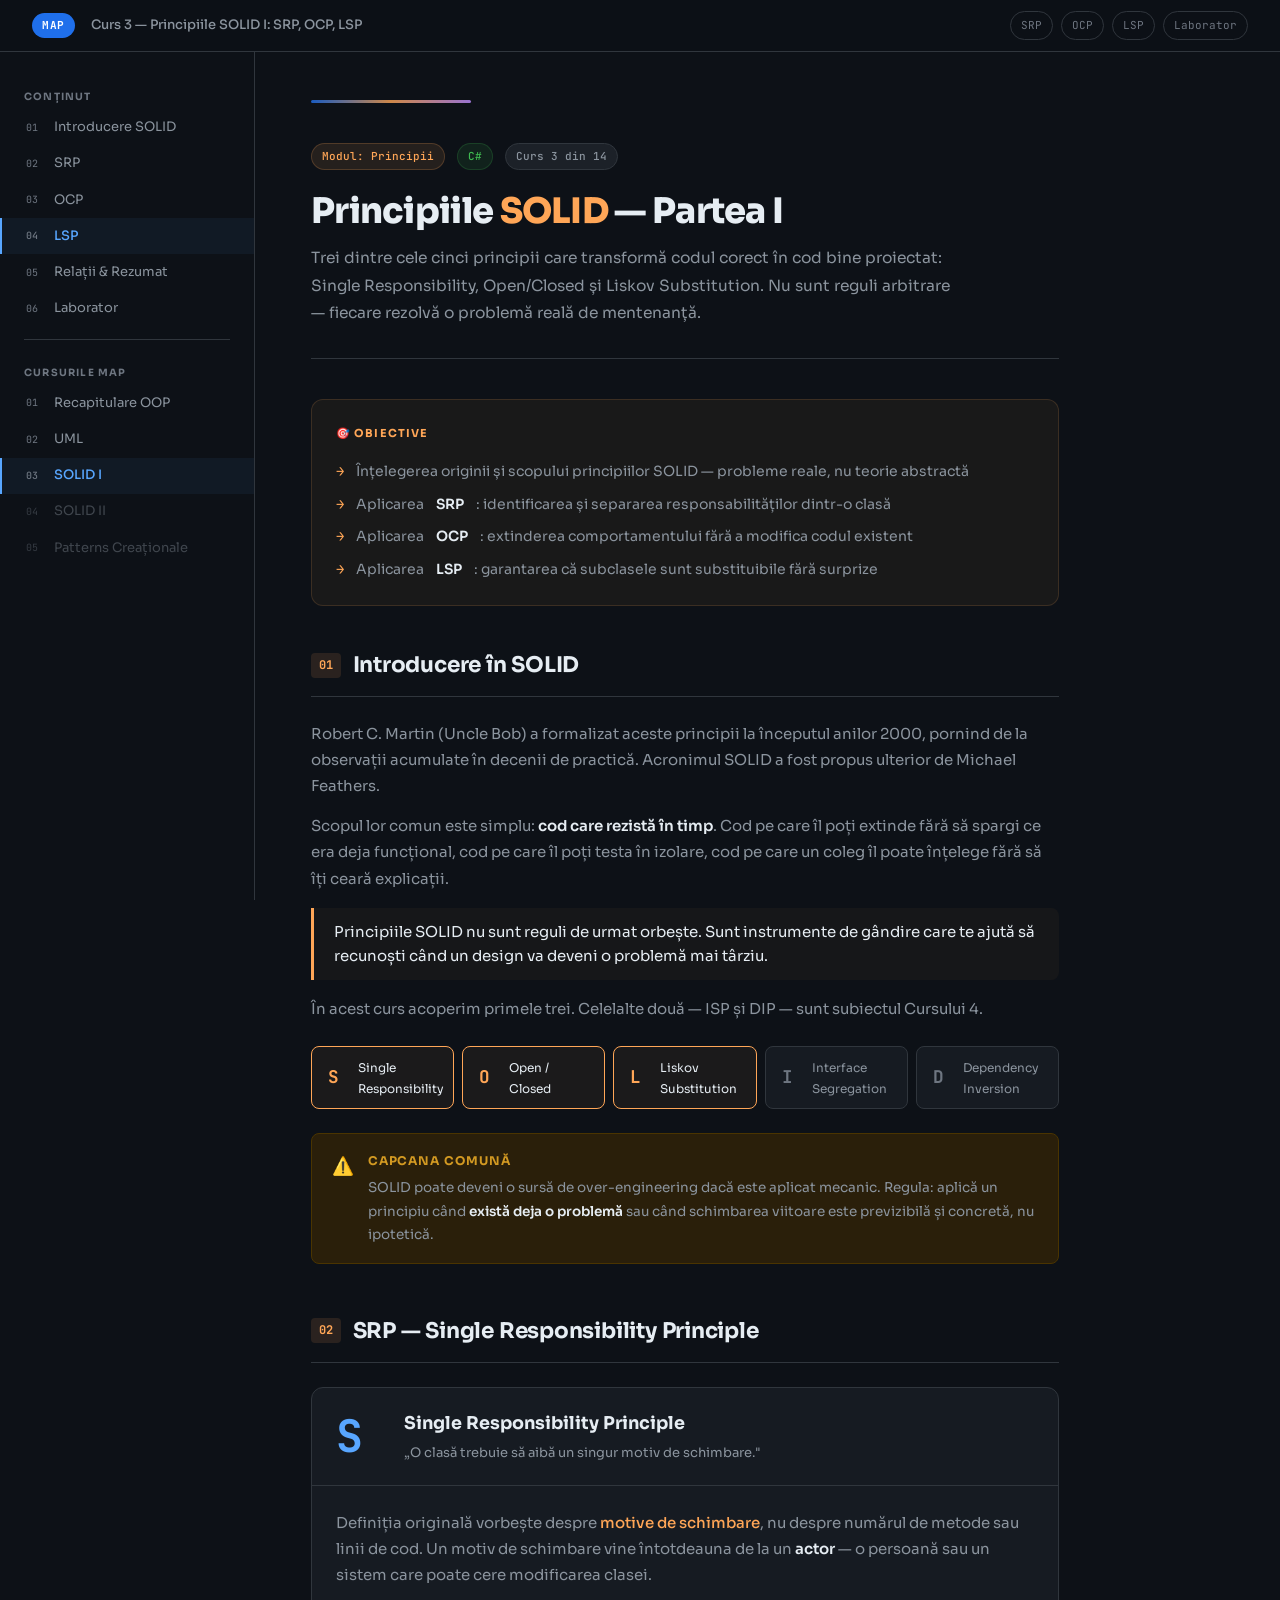
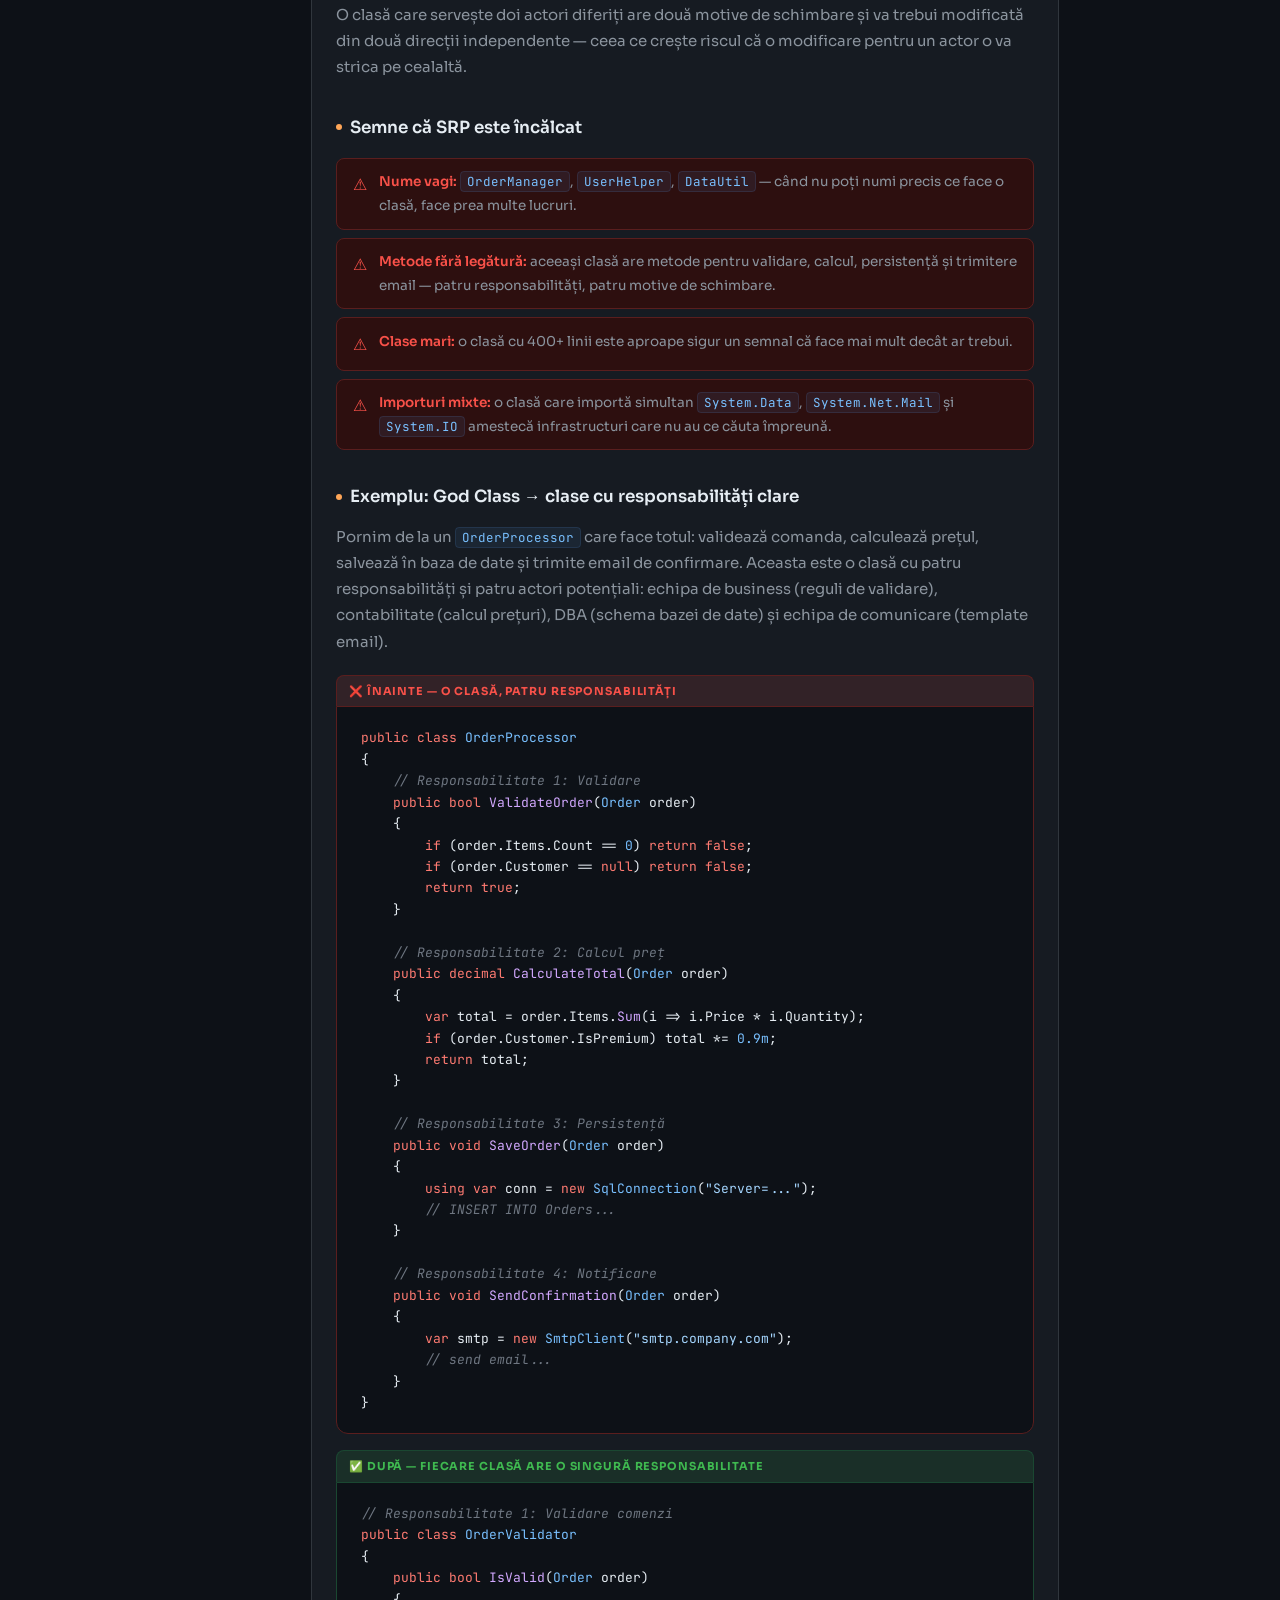
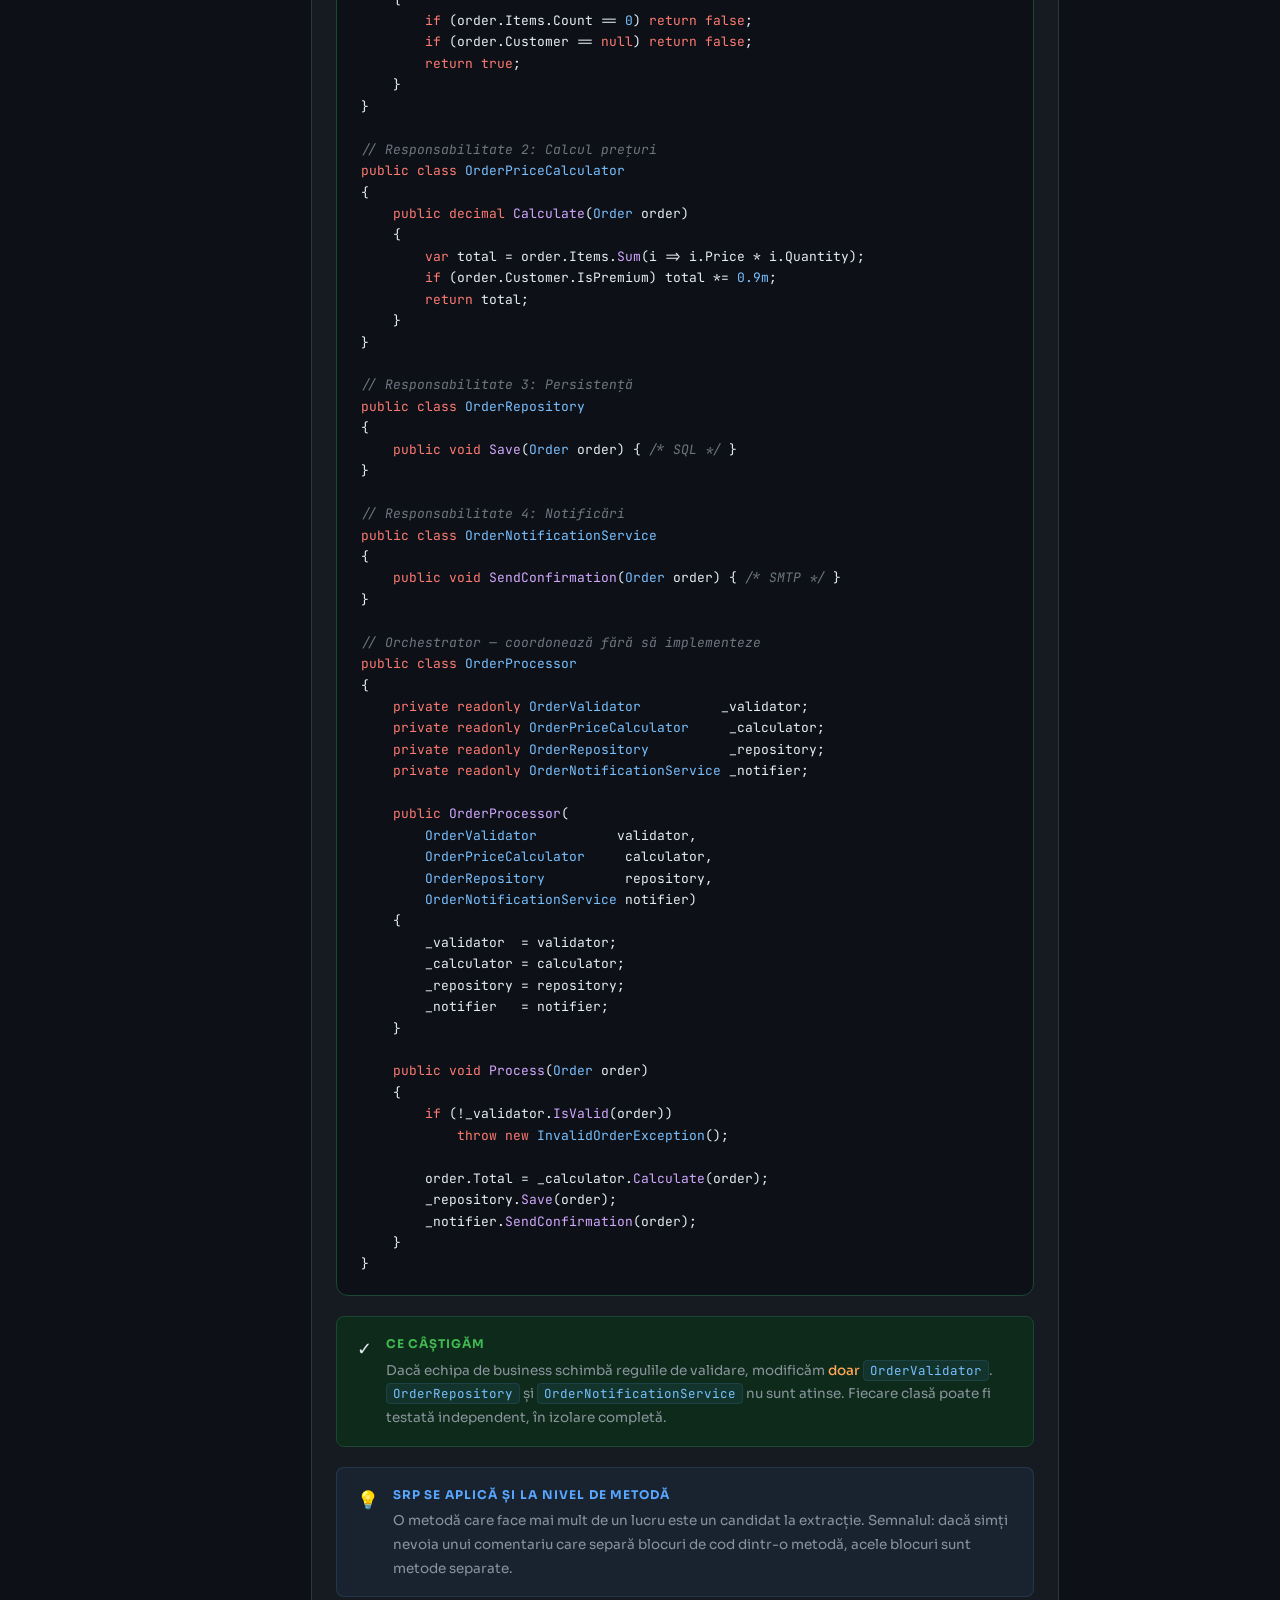
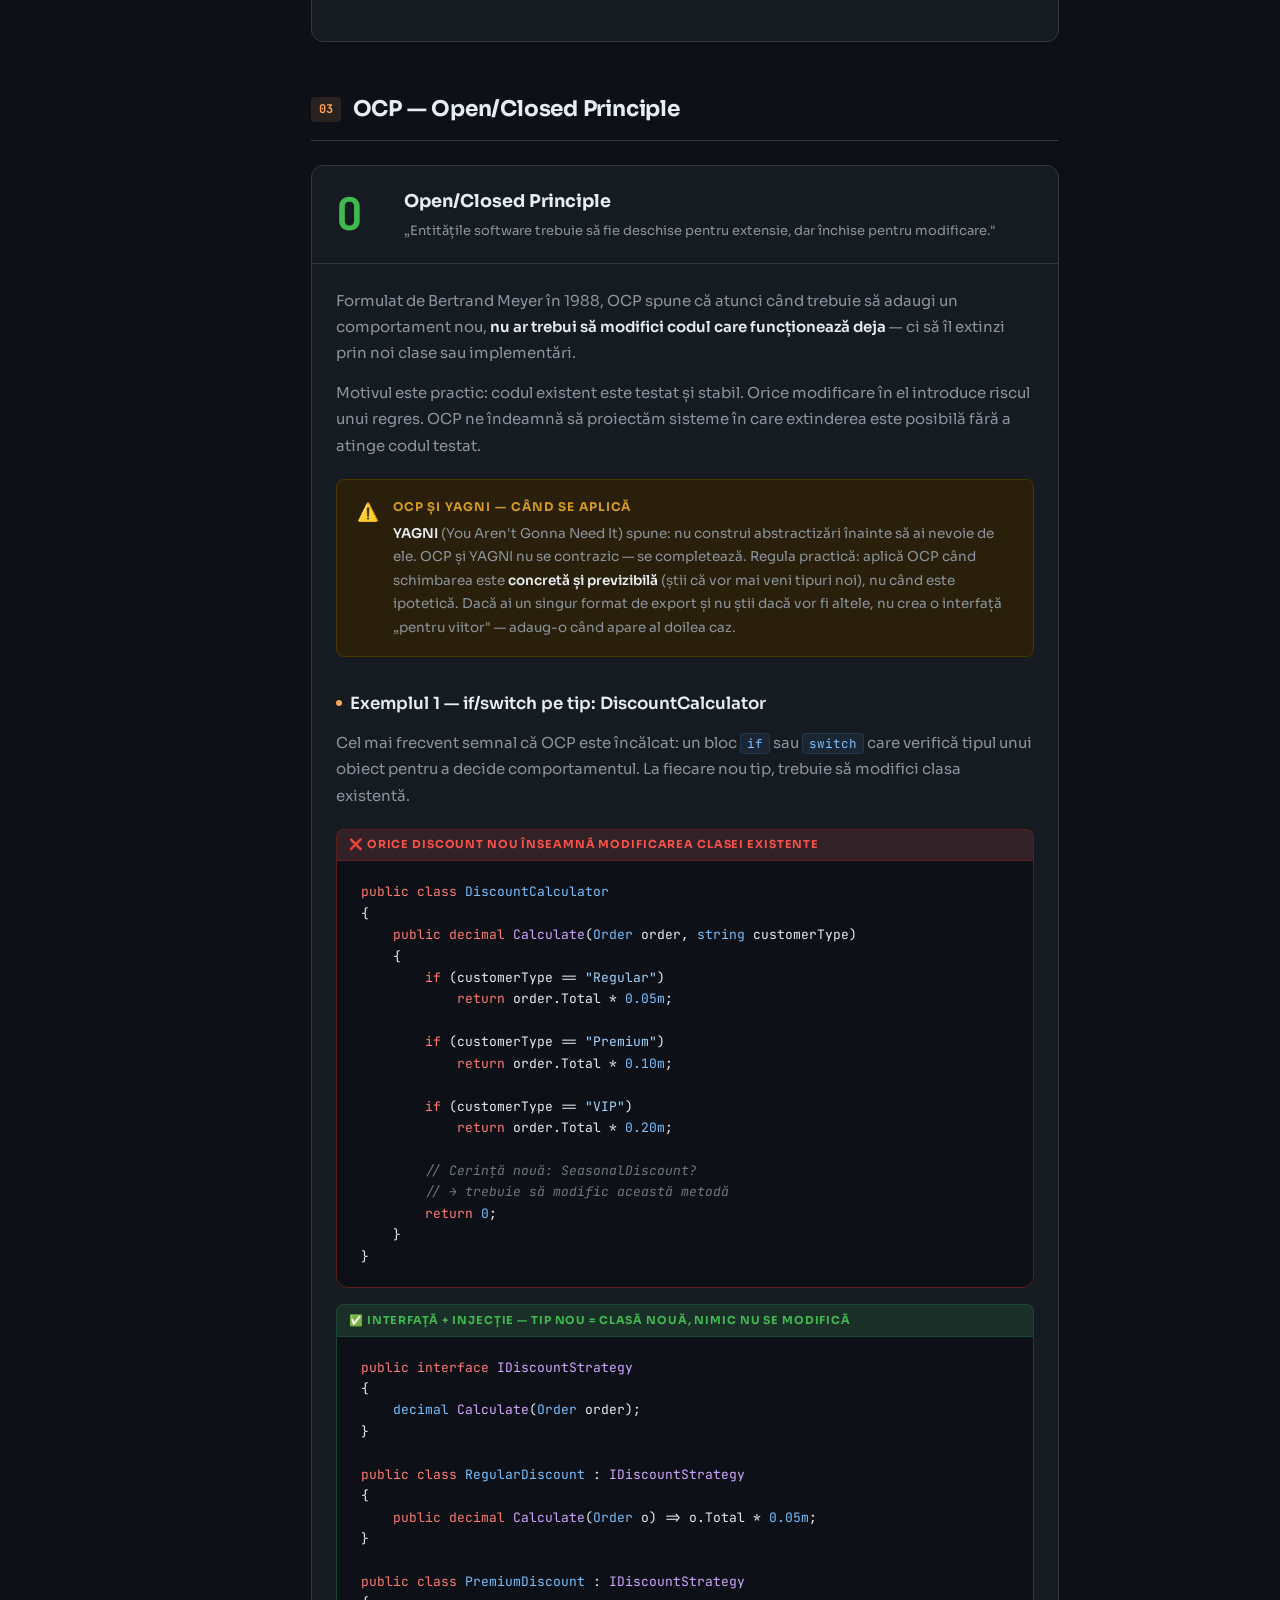
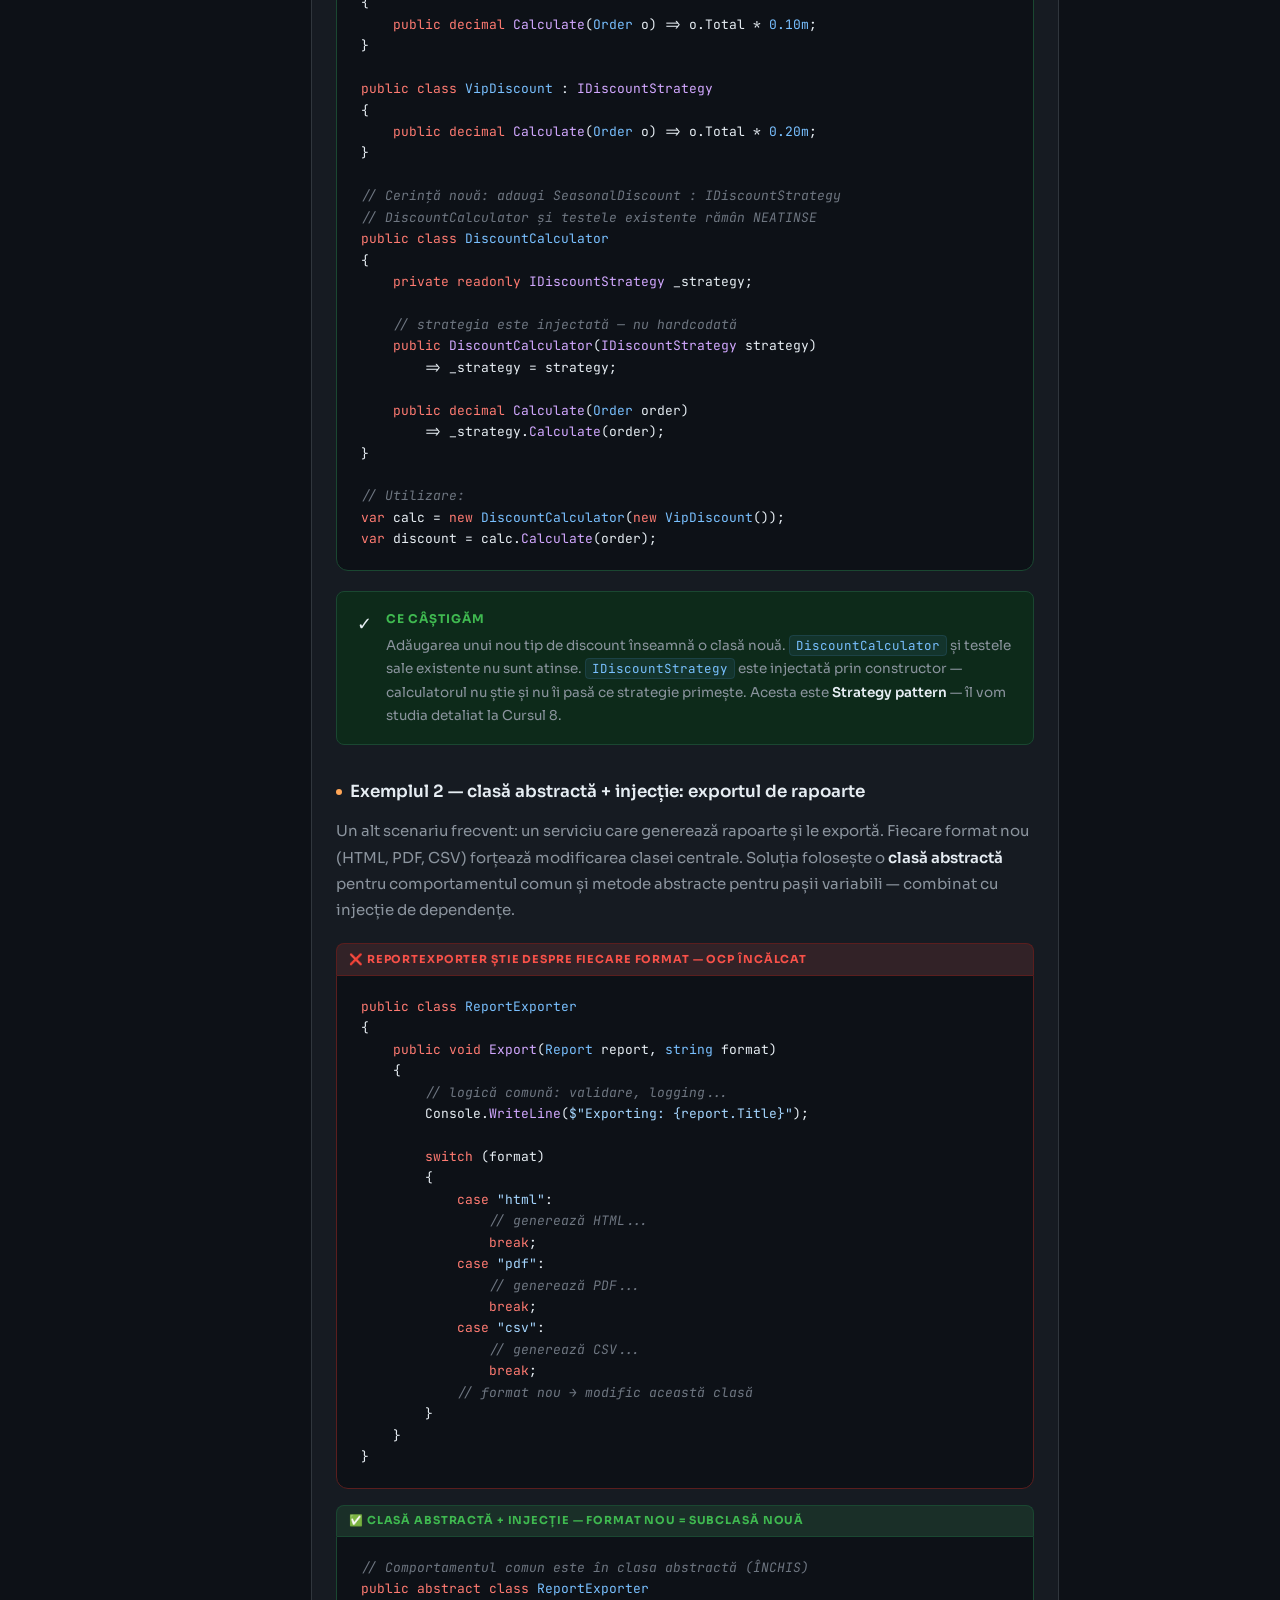
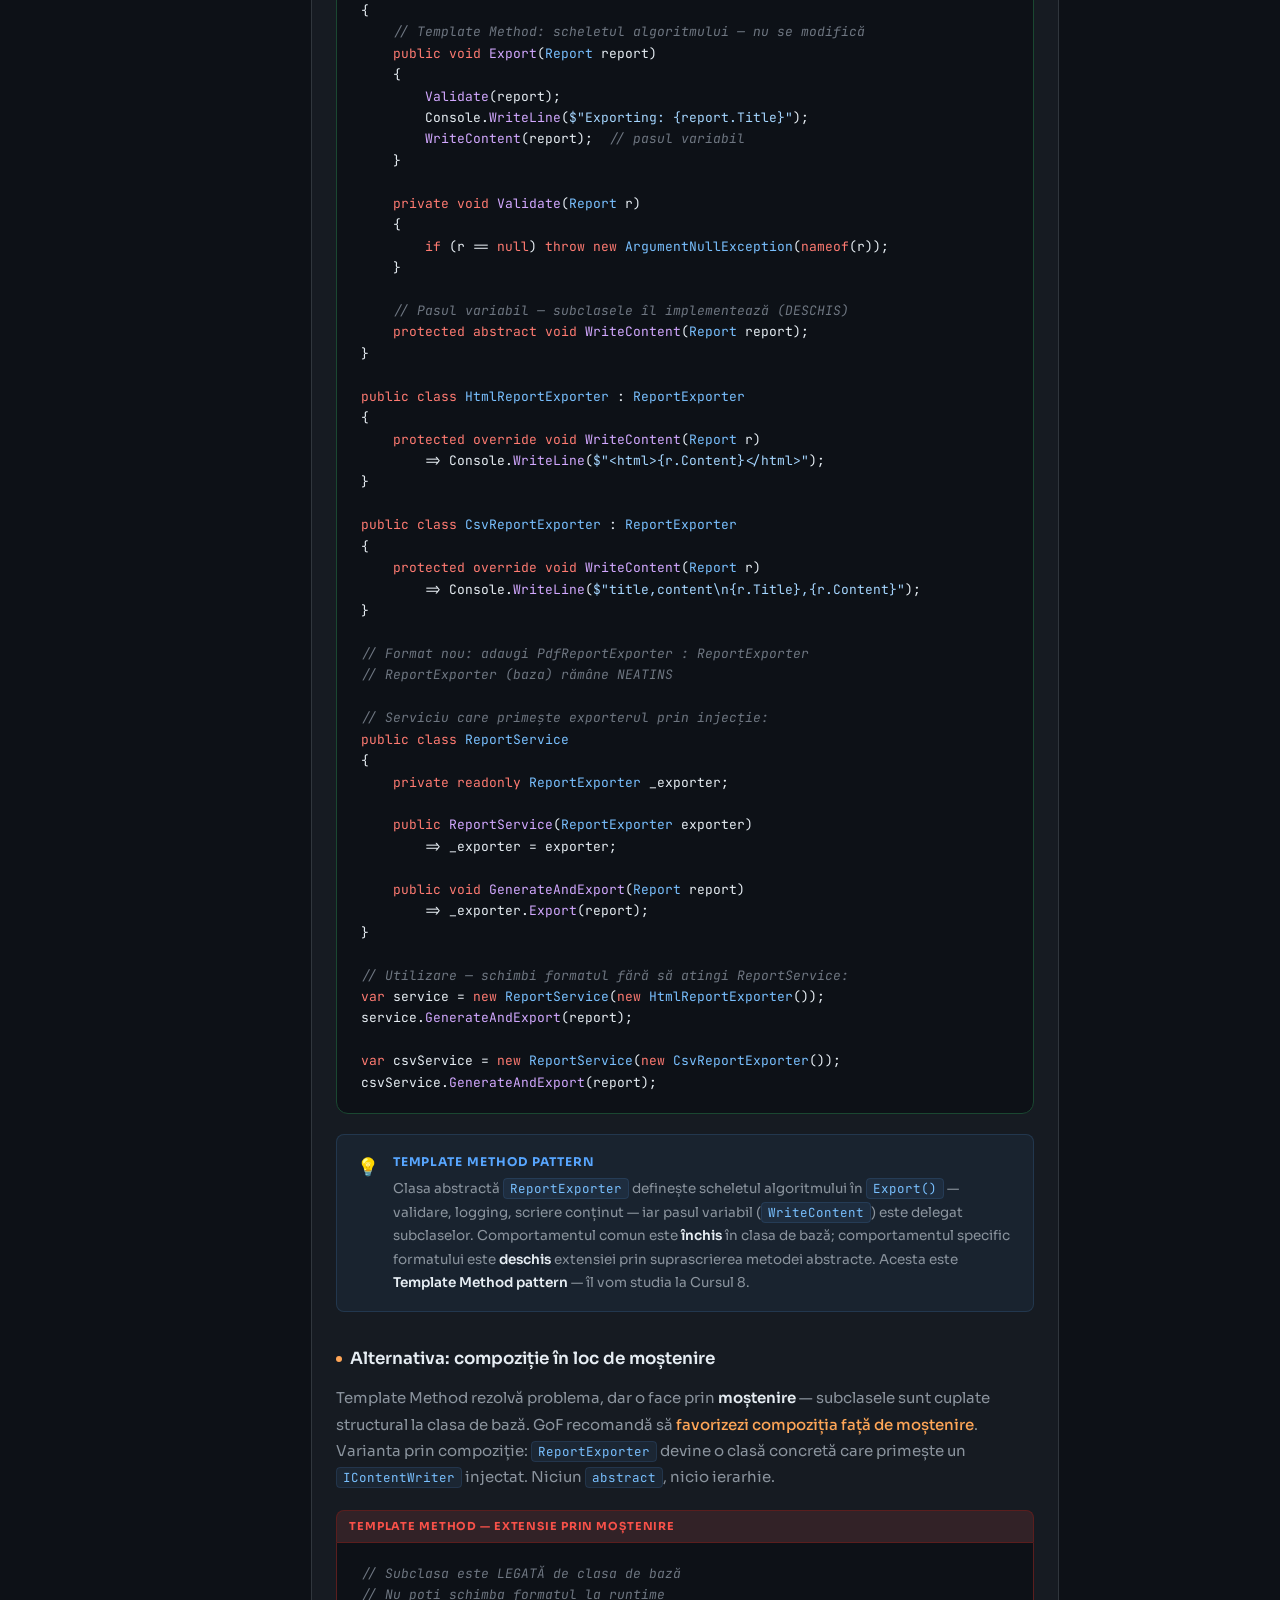
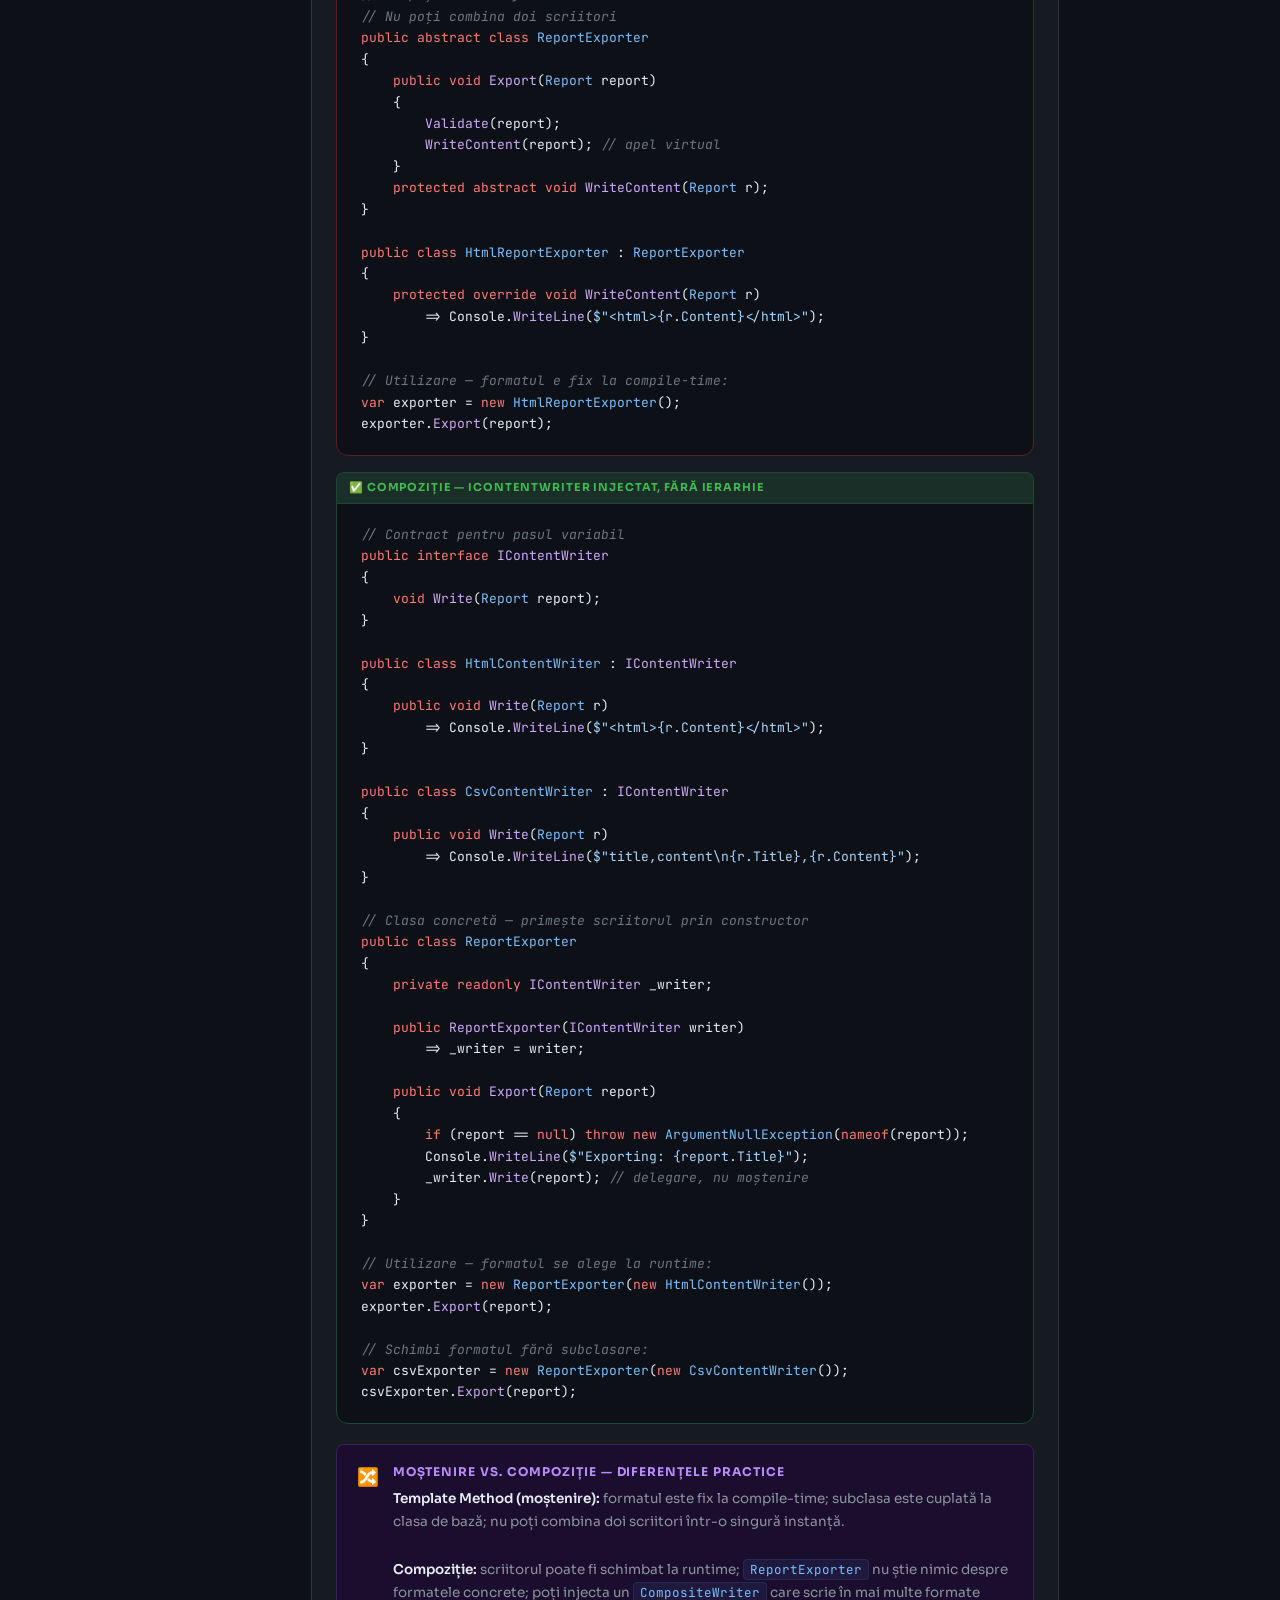
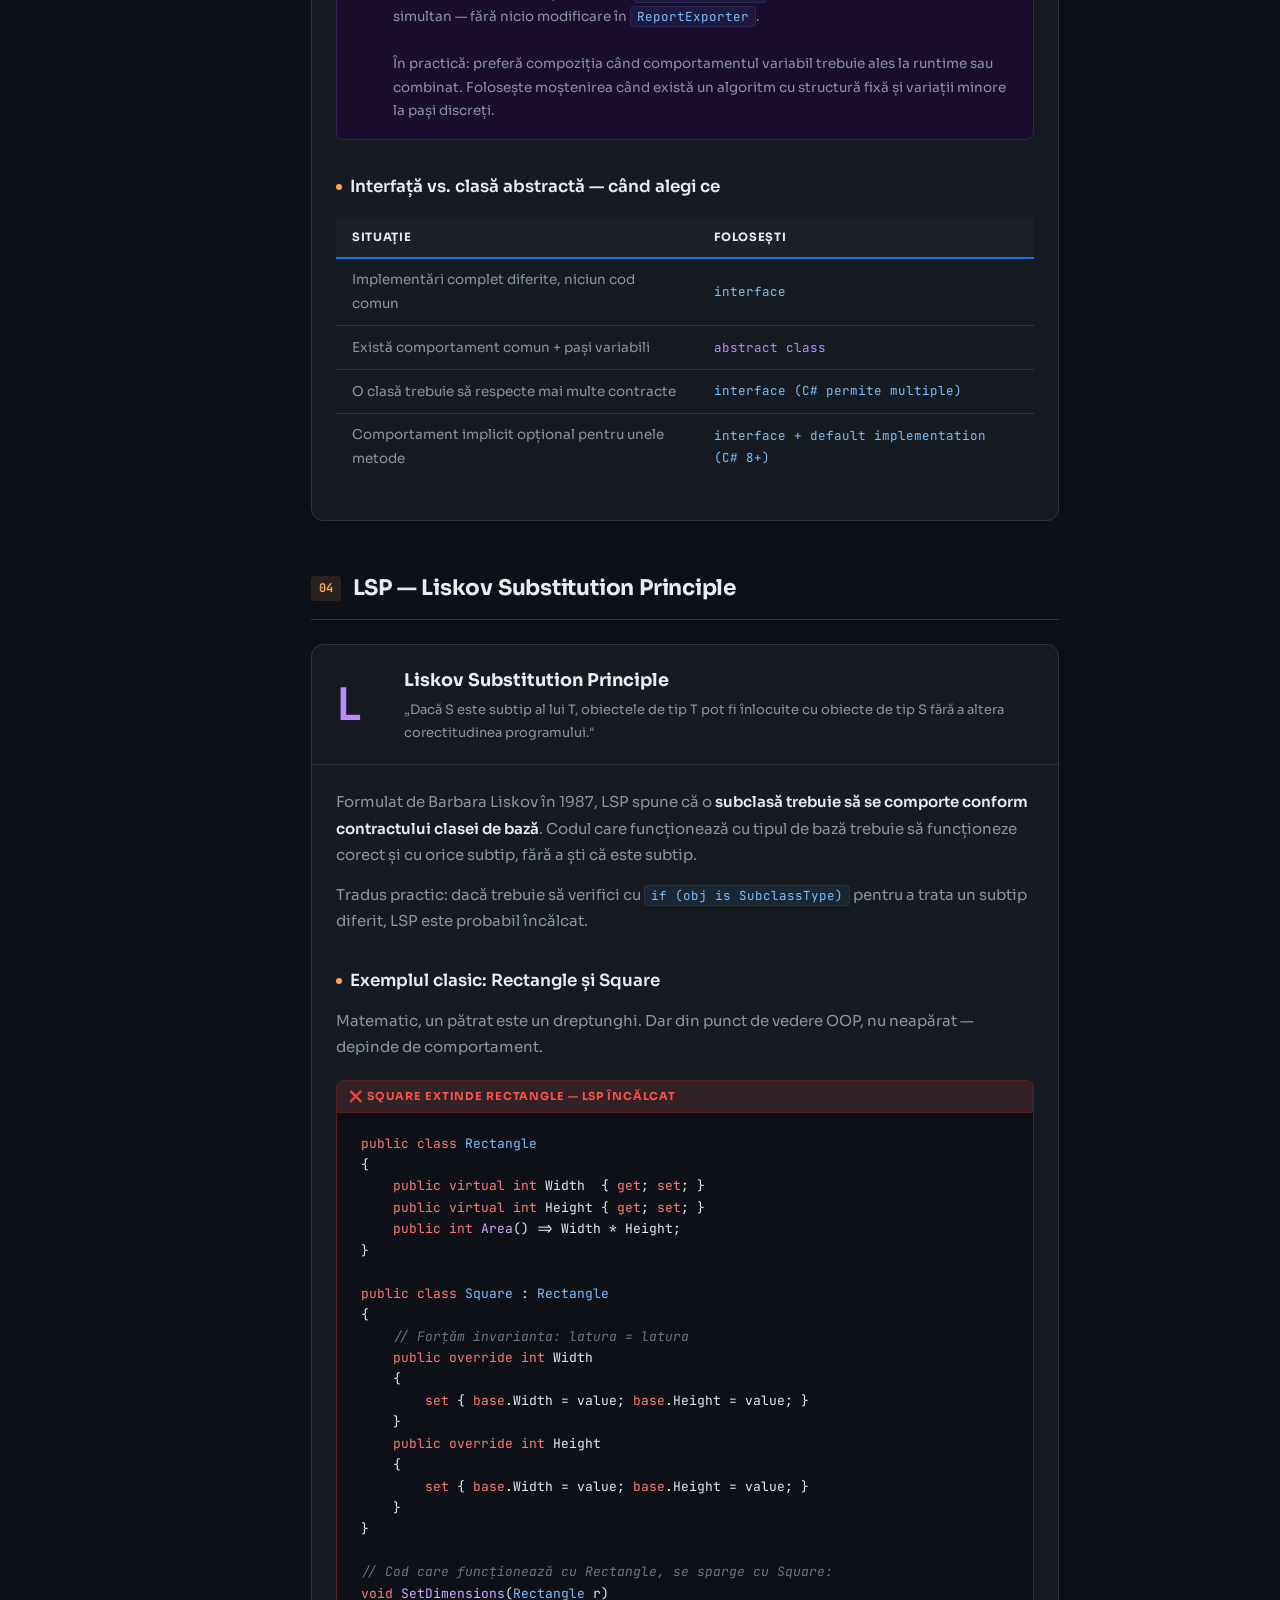
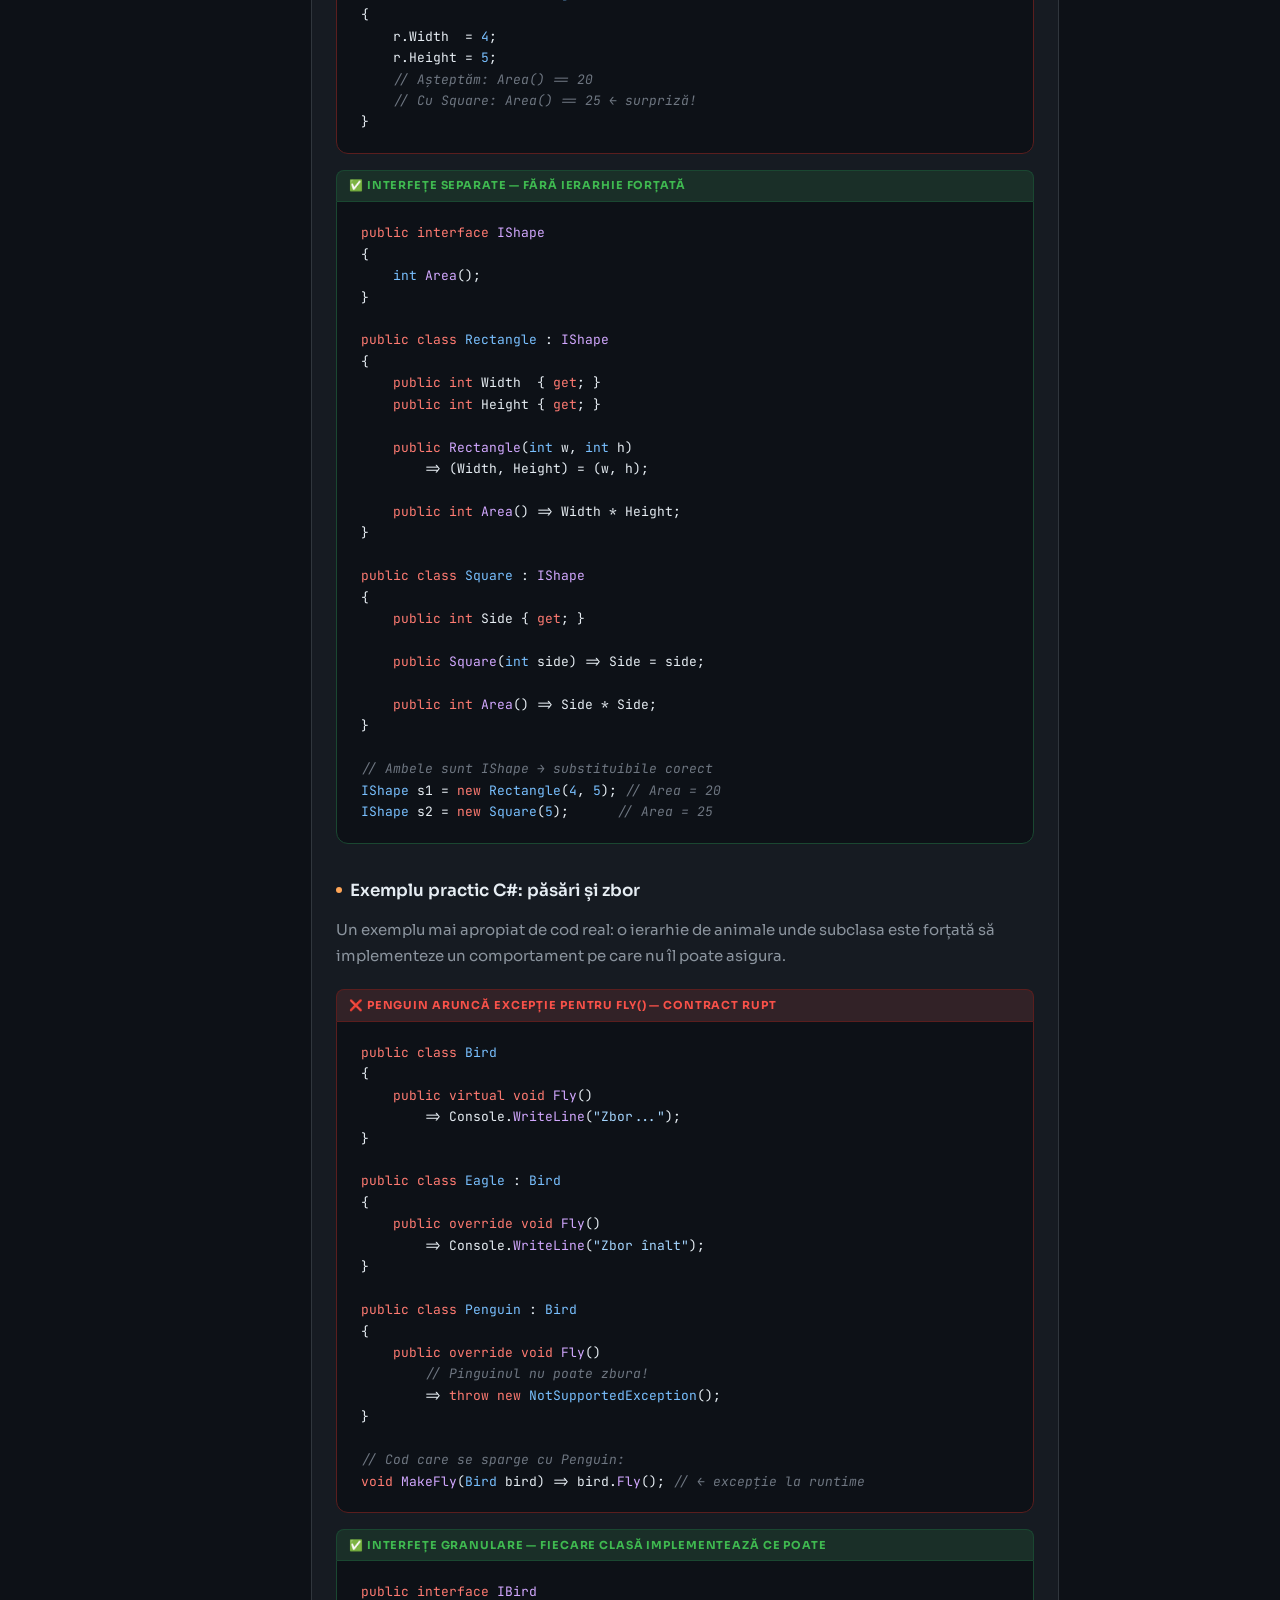
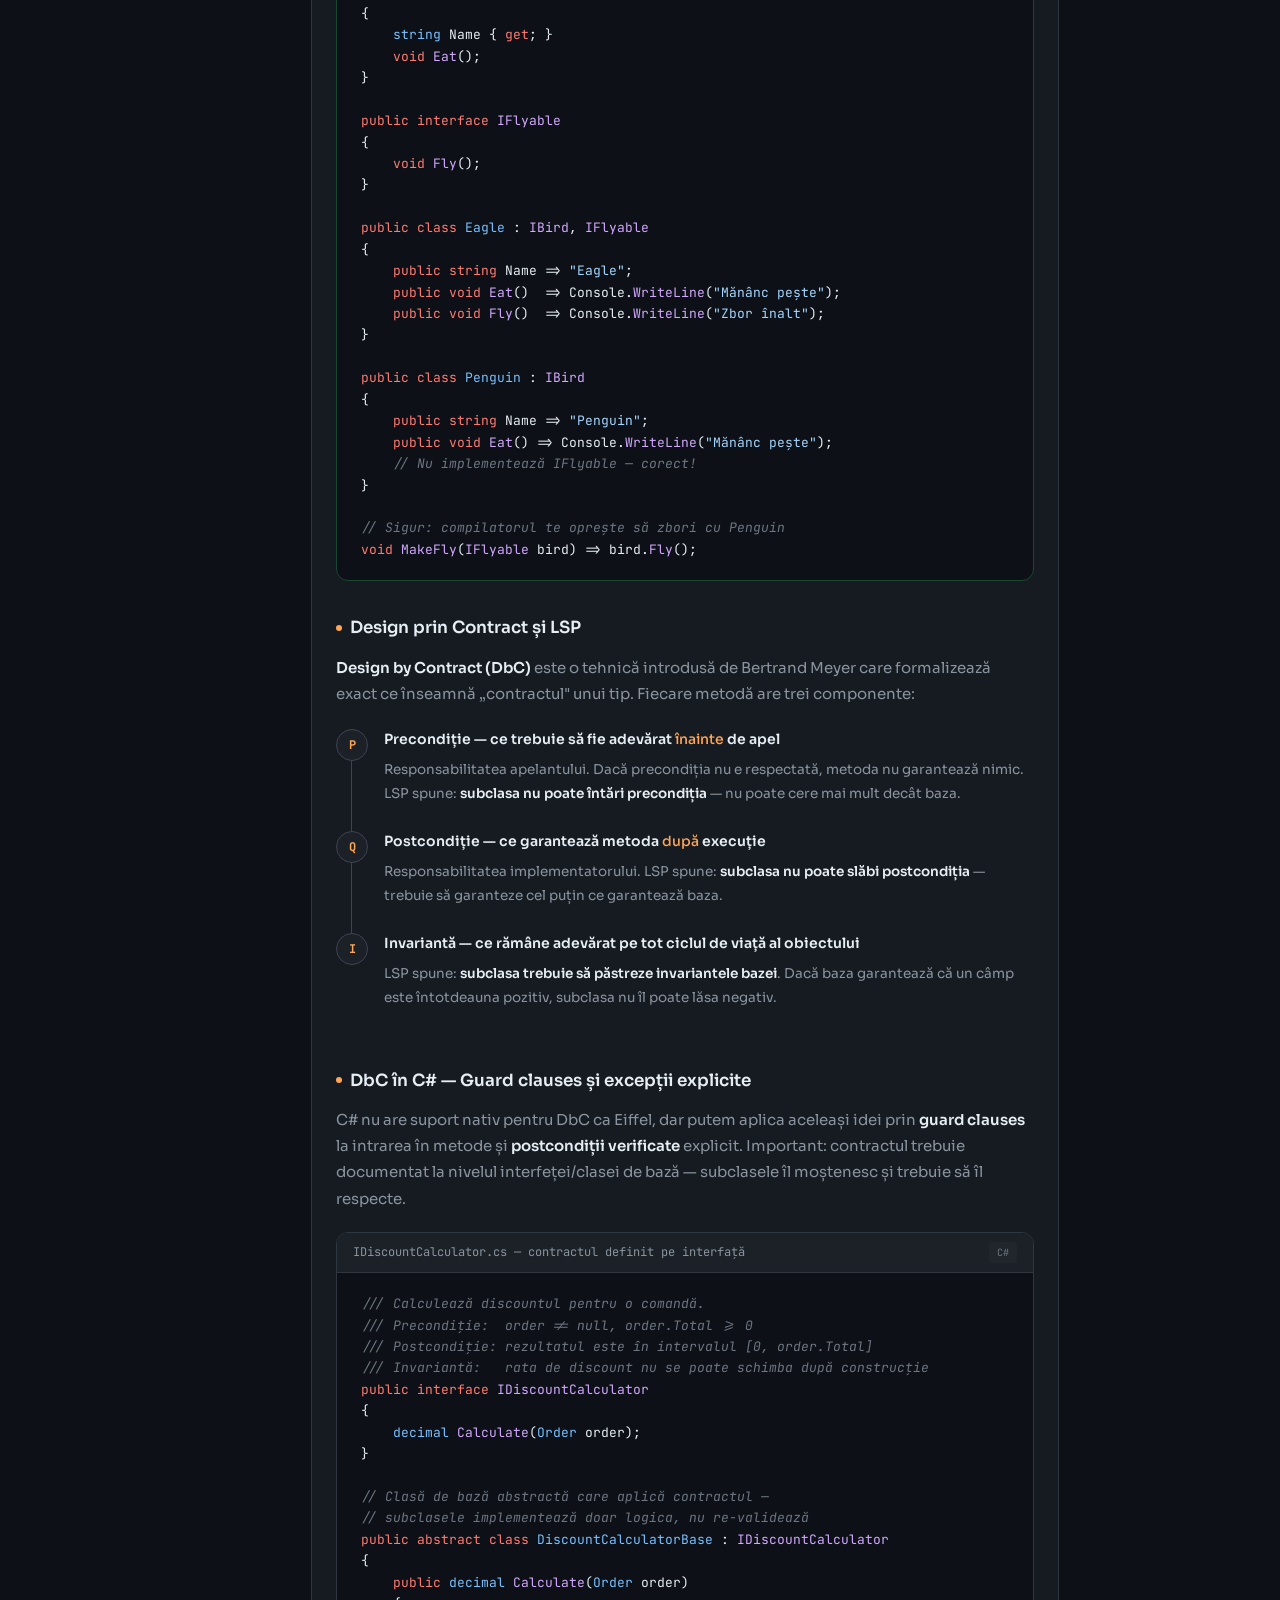
<file: curs3_solid1.html>
<!DOCTYPE html>
<html lang="ro">
<head>
<meta charset="UTF-8">
<meta name="viewport" content="width=device-width, initial-scale=1.0">
<title>Curs 3 — Principiile SOLID I | Metode Avansate de Programare</title>
<link href="https://fonts.googleapis.com/css2?family=JetBrains+Mono:ital,wght@0,300;0,400;0,500;0,700;1,400&family=Sora:wght@300;400;500;600;700;800&display=swap" rel="stylesheet">
<style>
  :root {
    --bg:#0d1117;--bg2:#161b22;--bg3:#1c2128;--bg4:#21262d;
    --border:#30363d;--border2:#3d4450;
    --accent:#58a6ff;--accent2:#79c0ff;--accent3:#1f6feb;
    --green:#3fb950;--green-bg:#0d2a1a;--green-border:#1a4731;
    --yellow:#d29922;--yellow-bg:#2a1f0a;--yellow-border:#4a3400;
    --purple:#bc8cff;--purple-bg:#1a0d2e;--purple-border:#3a1f5a;
    --red:#f85149;--red-bg:#2d0f0f;--red-border:#5a1e1e;--orange:#ffa657;
    --text:#e6edf3;--text2:#8b949e;--text3:#6e7681;
    --radius:8px;--radius2:12px;
  }
  *{margin:0;padding:0;box-sizing:border-box;}
  html{scroll-behavior:smooth;}
  body{background:var(--bg);color:var(--text);font-family:'Sora',sans-serif;font-size:15px;line-height:1.75;}

  .topbar{position:fixed;top:0;left:0;right:0;z-index:100;background:rgba(13,17,23,.93);backdrop-filter:blur(12px);border-bottom:1px solid var(--border);padding:0 2rem;height:52px;display:flex;align-items:center;justify-content:space-between;}
  .topbar-left{display:flex;align-items:center;gap:1rem;}
  .course-badge{background:var(--accent3);color:#fff;font-family:'JetBrains Mono',monospace;font-size:11px;font-weight:700;padding:3px 10px;border-radius:20px;letter-spacing:.05em;}
  .course-title-nav{font-size:13px;color:var(--text2);font-weight:500;}
  .topbar-right{display:flex;gap:.5rem;}
  .nav-pill{font-size:11px;color:var(--text3);padding:4px 10px;border:1px solid var(--border);border-radius:20px;text-decoration:none;font-family:'JetBrains Mono',monospace;transition:all .2s;}
  .nav-pill:hover{color:var(--accent);border-color:var(--accent3);background:rgba(31,111,235,.08);}

  .layout{display:flex;margin-top:52px;}

  .sidebar{width:255px;min-width:255px;height:calc(100vh - 52px);position:sticky;top:52px;overflow-y:auto;border-right:1px solid var(--border);padding:1.5rem 0;background:var(--bg);}
  .sidebar::-webkit-scrollbar{width:3px;}
  .sidebar::-webkit-scrollbar-thumb{background:var(--border2);border-radius:2px;}
  .sidebar-heading{font-size:10px;font-weight:700;letter-spacing:.12em;color:var(--text3);text-transform:uppercase;padding:.75rem 1.5rem .25rem;}
  .sidebar-link{display:flex;align-items:center;gap:.6rem;padding:.42rem 1.5rem;color:var(--text2);text-decoration:none;font-size:13px;border-left:2px solid transparent;transition:all .15s;}
  .sidebar-link:hover{color:var(--text);background:var(--bg2);border-left-color:var(--border2);}
  .sidebar-link.active{color:var(--accent);background:rgba(88,166,255,.06);border-left-color:var(--accent);font-weight:500;}
  .sidebar-num{font-family:'JetBrains Mono',monospace;font-size:10px;color:var(--text3);min-width:18px;}
  .sidebar-divider{border:none;border-top:1px solid var(--border);margin:.75rem 1.5rem;}

  .main{flex:1;max-width:860px;padding:3rem 3.5rem 6rem;min-width:0;}

  #scroll-prog{position:fixed;top:52px;left:0;right:0;height:2px;background:linear-gradient(90deg,var(--accent3),var(--accent),var(--purple));transform-origin:left;transform:scaleX(0);z-index:99;transition:transform .1s;}

  .hero{margin-bottom:2.5rem;padding-bottom:2rem;border-bottom:1px solid var(--border);}
  .hero-meta{display:flex;align-items:center;gap:.75rem;margin-bottom:1.25rem;flex-wrap:wrap;}
  .tag{font-family:'JetBrains Mono',monospace;font-size:11px;padding:3px 10px;border-radius:20px;font-weight:500;}
  .tag-mod{background:rgba(255,166,87,.1);color:var(--orange);border:1px solid rgba(255,166,87,.2);}
  .tag-lang{background:rgba(63,185,80,.1);color:var(--green);border:1px solid rgba(63,185,80,.2);}
  .tag-n{background:var(--bg3);color:var(--text2);border:1px solid var(--border);}
  .hero h1{font-size:2.2rem;font-weight:800;line-height:1.2;letter-spacing:-.02em;margin-bottom:.75rem;}
  .hero h1 span{color:var(--orange);}
  .hero-desc{font-size:15.5px;color:var(--text2);max-width:640px;}

  .objectives{background:rgba(255,166,87,.05);border:1px solid rgba(255,166,87,.15);border-radius:var(--radius2);padding:1.5rem;margin-bottom:2.5rem;}
  .objectives-title{font-size:11px;font-weight:700;letter-spacing:.1em;color:var(--orange);text-transform:uppercase;margin-bottom:1rem;}
  .objectives ul{list-style:none;display:flex;flex-direction:column;gap:.5rem;}
  .objectives li{display:flex;align-items:flex-start;gap:.75rem;font-size:14px;color:var(--text2);}
  .objectives li::before{content:'→';color:var(--orange);font-weight:700;flex-shrink:0;font-family:'JetBrains Mono',monospace;}

  .section{margin-bottom:3rem;}
  h2.stitle{font-size:1.35rem;font-weight:700;color:var(--text);margin-bottom:1.5rem;padding-bottom:.75rem;border-bottom:1px solid var(--border);display:flex;align-items:center;gap:.75rem;letter-spacing:-.01em;}
  h2.stitle .num{font-family:'JetBrains Mono',monospace;font-size:12px;color:var(--orange);background:rgba(255,166,87,.12);padding:2px 8px;border-radius:4px;}
  h3.sub{font-size:1.05rem;font-weight:600;color:var(--text);margin:2rem 0 .75rem;display:flex;align-items:center;gap:.5rem;}
  h3.sub .dot{width:6px;height:6px;border-radius:50%;background:var(--orange);flex-shrink:0;}

  p{color:var(--text2);margin-bottom:.85rem;}
  p:last-child{margin-bottom:0;}
  strong{color:var(--text);font-weight:600;}
  em{color:var(--orange);font-style:normal;font-weight:500;}
  code{font-family:'JetBrains Mono',monospace;font-size:12.5px;color:var(--accent2);background:rgba(88,166,255,.08);padding:1px 6px;border-radius:4px;border:1px solid rgba(88,166,255,.12);}

  /* PRINCIPLE CARD */
  .principle-card{background:var(--bg2);border:1px solid var(--border);border-radius:var(--radius2);overflow:hidden;margin-bottom:2.5rem;}
  .principle-header{padding:1.25rem 1.5rem;border-bottom:1px solid var(--border);display:flex;align-items:center;gap:1rem;}
  .principle-letter{font-family:'JetBrains Mono',monospace;font-size:2.8rem;font-weight:700;line-height:1;min-width:52px;}
  .principle-header.srp .principle-letter{color:var(--accent);}
  .principle-header.ocp .principle-letter{color:var(--green);}
  .principle-header.lsp .principle-letter{color:var(--purple);}
  .principle-header-text{}
  .principle-name{font-size:1.1rem;font-weight:700;color:var(--text);margin-bottom:.2rem;}
  .principle-tagline{font-size:13px;color:var(--text2);}
  .principle-body{padding:1.5rem;}

  /* CODE BLOCK */
  .code-block{background:#0d1117;border:1px solid var(--border);border-radius:var(--radius2);margin:1.25rem 0;overflow:hidden;}
  .code-header{display:flex;align-items:center;justify-content:space-between;padding:.55rem 1rem;border-bottom:1px solid var(--border);background:var(--bg3);}
  .code-fname{font-family:'JetBrains Mono',monospace;font-size:12px;color:var(--text2);display:flex;align-items:center;gap:.5rem;}
  .code-fname .ok{color:var(--green);}
  .code-fname .bad{color:var(--red);}
  .code-lang-tag{font-family:'JetBrains Mono',monospace;font-size:10px;color:var(--text3);background:var(--bg4);padding:2px 8px;border-radius:4px;}
  pre{padding:1.25rem 1.5rem;overflow-x:auto;font-family:'JetBrains Mono',monospace;font-size:13px;line-height:1.65;}
  pre::-webkit-scrollbar{height:4px;}
  pre::-webkit-scrollbar-thumb{background:var(--border2);border-radius:2px;}
  .kw{color:#ff7b72;}.tp{color:#79c0ff;}.ifc{color:#d2a8ff;}.mth{color:#d2a8ff;}
  .str{color:#a5d6ff;}.num{color:#79c0ff;}.cmt{color:#6e7681;font-style:italic;}.prp{color:#e6edf3;}

  /* CALLOUT */
  .callout{border-radius:var(--radius);padding:1rem 1.25rem;margin:1.25rem 0;display:flex;gap:.85rem;align-items:flex-start;}
  .callout-icon{font-size:1.1rem;flex-shrink:0;margin-top:1px;}
  .callout-body{flex:1;}
  .callout-title{font-size:12px;font-weight:700;text-transform:uppercase;letter-spacing:.08em;margin-bottom:.3rem;}
  .callout p{font-size:13.5px;margin-bottom:0;}
  .callout.info{background:rgba(88,166,255,.06);border:1px solid rgba(88,166,255,.15);}
  .callout.info .callout-title{color:var(--accent);}
  .callout.warn{background:var(--yellow-bg);border:1px solid var(--yellow-border);}
  .callout.warn .callout-title{color:var(--yellow);}
  .callout.ok{background:var(--green-bg);border:1px solid var(--green-border);}
  .callout.ok .callout-title{color:var(--green);}
  .callout.danger{background:var(--red-bg);border:1px solid var(--red-border);}
  .callout.danger .callout-title{color:var(--red);}
  .callout.note{background:var(--purple-bg);border:1px solid var(--purple-border);}
  .callout.note .callout-title{color:var(--purple);}

  /* COMPARE: before/after — stacked */
  .compare{display:flex;flex-direction:column;gap:1rem;margin:1.25rem 0;}
  .compare-col{}
  .compare-label{font-size:11px;font-weight:700;text-transform:uppercase;letter-spacing:.08em;padding:.35rem .75rem;border-radius:var(--radius) var(--radius) 0 0;display:flex;align-items:center;gap:.4rem;}
  .compare-label.before{background:rgba(248,81,73,.12);color:var(--red);border:1px solid var(--red-border);border-bottom:none;}
  .compare-label.after{background:rgba(63,185,80,.12);color:var(--green);border:1px solid var(--green-border);border-bottom:none;}
  .compare-col .code-block{margin:0;border-radius:0 0 var(--radius2) var(--radius2);}
  .compare-col.before .code-block{border-color:var(--red-border);}
  .compare-col.after .code-block{border-color:var(--green-border);}

  /* CQUOTE */
  .cquote{border-left:3px solid var(--orange);padding:.75rem 1.25rem;background:rgba(255,166,87,.04);border-radius:0 var(--radius) var(--radius) 0;margin:1rem 0;font-size:15px;color:var(--text);line-height:1.6;}

  /* SOLID OVERVIEW BAR */
  .solid-bar{display:flex;gap:.5rem;margin:1.5rem 0;flex-wrap:wrap;}
  .solid-pill{
    display:flex;align-items:center;gap:.5rem;padding:.6rem 1rem;
    border-radius:var(--radius);border:1px solid var(--border);
    background:var(--bg2);font-size:13px;flex:1;min-width:140px;
    transition:border-color .2s;
  }
  .solid-pill.active-pill{border-color:var(--orange);background:rgba(255,166,87,.06);}
  .solid-pill.done-pill{border-color:var(--green-border);background:var(--green-bg);}
  .solid-pill-letter{font-family:'JetBrains Mono',monospace;font-size:1.1rem;font-weight:700;min-width:22px;}
  .solid-pill.active-pill .solid-pill-letter{color:var(--orange);}
  .solid-pill.done-pill .solid-pill-letter{color:var(--green);}
  .solid-pill:not(.active-pill):not(.done-pill) .solid-pill-letter{color:var(--text3);}
  .solid-pill-name{font-size:12px;color:var(--text2);}
  .solid-pill.active-pill .solid-pill-name{color:var(--text);}

  /* SMELL LIST */
  .smell-list{display:flex;flex-direction:column;gap:.5rem;margin:1rem 0;}
  .smell-item{display:flex;align-items:flex-start;gap:.75rem;background:var(--red-bg);border:1px solid var(--red-border);border-radius:var(--radius);padding:.7rem 1rem;}
  .smell-item-icon{color:var(--red);font-size:1rem;flex-shrink:0;margin-top:1px;}
  .smell-item-text{font-size:13.5px;color:var(--text2);}
  .smell-item-text strong{color:var(--red);}

  /* STEPS */
  .steps{display:flex;flex-direction:column;gap:0;margin:1.25rem 0;}
  .step{display:flex;gap:1rem;position:relative;}
  .step:not(:last-child)::before{content:'';position:absolute;left:15px;top:34px;bottom:-4px;width:1px;background:var(--border2);}
  .step-num{width:32px;height:32px;border-radius:50%;background:var(--bg3);border:1px solid var(--border2);display:flex;align-items:center;justify-content:center;font-family:'JetBrains Mono',monospace;font-size:12px;font-weight:700;color:var(--orange);flex-shrink:0;margin-top:2px;}
  .step-body{flex:1;padding-bottom:1.5rem;}
  .step-title{font-size:14px;font-weight:600;color:var(--text);margin-bottom:.4rem;}
  .step-desc{font-size:13.5px;color:var(--text2);}

  /* LAB BOX */
  .lab-box{background:var(--green-bg);border:1px solid var(--green-border);border-radius:var(--radius2);margin:2rem 0;}
  .lab-header{background:rgba(63,185,80,.12);border-bottom:1px solid var(--green-border);padding:1rem 1.5rem;display:flex;align-items:center;gap:.75rem;}
  .lab-header-icon{font-size:1.3rem;}
  .lab-header-text h4{font-size:14px;font-weight:700;color:var(--green);margin-bottom:.1rem;}
  .lab-header-text p{font-size:12px;color:var(--text2);margin:0;}
  .lab-body{padding:1.25rem 1.25rem 1.5rem;}
  .lab-body p{color:var(--text2);font-size:14px;}
  .lab-section{margin-top:1.25rem;}
  .lab-section-title{font-size:11px;font-weight:700;letter-spacing:.1em;text-transform:uppercase;color:var(--green);margin-bottom:.6rem;}
  .lab-list{list-style:none;display:flex;flex-direction:column;gap:.4rem;}
  .lab-list li{font-size:13.5px;color:var(--text2);padding:.3rem 0 .3rem 1.2rem;border-bottom:1px solid rgba(63,185,80,.08);position:relative;overflow-wrap:break-word;}
  .lab-list li:last-child{border-bottom:none;}
  .lab-list li::before{content:'▸';color:var(--green);font-size:11px;position:absolute;left:0;top:7px;}
  .lab-deliverable{margin-top:1.25rem;padding:1rem;background:rgba(63,185,80,.06);border:1px solid rgba(63,185,80,.15);border-radius:var(--radius);}
  .lab-deliverable-title{font-size:11px;font-weight:700;letter-spacing:.08em;text-transform:uppercase;color:var(--green);margin-bottom:.5rem;}
  .lab-deliverable p{font-size:13px;color:var(--text2);margin:0;}

  /* QUESTIONS */
  .questions-box{background:var(--purple-bg);border:1px solid var(--purple-border);border-radius:var(--radius2);padding:1.5rem;margin-top:2rem;}
  .questions-title{font-size:11px;font-weight:700;letter-spacing:.1em;color:var(--purple);text-transform:uppercase;margin-bottom:1rem;}
  .questions-box ol{padding-left:1.5rem;display:flex;flex-direction:column;gap:.6rem;}
  .questions-box li{color:var(--text2);font-size:14px;}

  /* RESOURCES */
  .resources{border-top:1px solid var(--border);padding-top:1.5rem;margin-top:2rem;}
  .resources-title{font-size:11px;font-weight:700;letter-spacing:.1em;color:var(--text3);text-transform:uppercase;margin-bottom:1rem;}
  .resource-list{display:flex;flex-direction:column;gap:.5rem;}
  .resource-item{display:flex;align-items:center;gap:.75rem;font-size:13px;color:var(--text2);}
  .resource-item::before{content:'📖';font-size:14px;}

  .progress-bar{height:3px;background:linear-gradient(90deg,var(--accent3),var(--orange),var(--purple));border-radius:2px;margin-bottom:2.5rem;width:calc(3/14*100%);opacity:.8;}

  @media(max-width:900px){.sidebar{display:none;}.main{padding:2rem 1.5rem 4rem;}}

  /* ── LAB REDESIGN ── */
  .lab-arch{display:grid;grid-template-columns:1fr 1fr;gap:.75rem;margin:1.25rem 0;}
  .lab-arch-card{background:var(--bg3);border:1px solid var(--border);border-radius:var(--radius);padding:1rem 1.1rem;min-width:0;}
  .lab-arch-card-title{font-size:11px;font-weight:700;letter-spacing:.08em;text-transform:uppercase;color:var(--green);margin-bottom:.5rem;}
  .lab-arch-card-body{font-size:13px;color:var(--text2);line-height:1.6;}
  @media(max-width:700px){.lab-arch{grid-template-columns:1fr;}.ui-options{grid-template-columns:1fr;}}

  .lab-req{background:var(--bg3);border:1px solid var(--border);border-radius:var(--radius2);overflow:hidden;margin:.75rem 0;}
  .lab-req-header{padding:.6rem 1rem;background:var(--bg4);border-bottom:1px solid var(--border);display:flex;align-items:center;gap:.65rem;}
  .lab-req-badge{font-family:'JetBrains Mono',monospace;font-size:10px;font-weight:700;padding:2px 8px;border-radius:12px;flex-shrink:0;}
  .lab-req-badge.srp{background:rgba(88,166,255,.15);color:var(--accent2);}
  .lab-req-badge.ocp{background:rgba(63,185,80,.12);color:var(--green);}
  .lab-req-badge.lsp{background:rgba(188,140,255,.12);color:var(--purple);}
  .lab-req-badge.repo{background:rgba(255,166,87,.1);color:var(--orange);}
  .lab-req-badge.test{background:rgba(248,81,73,.1);color:var(--red);}
  .lab-req-title{font-size:13.5px;font-weight:600;color:var(--text);}
  .lab-req-body{padding:.9rem 1.1rem;overflow:hidden;}
  .lab-req-body ul{list-style:none;display:block;margin:0;padding:0;}
  .lab-req-body li{font-size:13px;color:var(--text2);line-height:1.6;min-width:0;padding-left:1.2rem;position:relative;word-break:normal;overflow-wrap:break-word;margin-bottom:.45rem;}
  .lab-req-body li:last-child{margin-bottom:0;}
  .lab-req-body li::before{content:'▸';color:var(--green);font-size:11px;position:absolute;left:0;top:3px;}

  .db-schema{background:#0d1117;border:1px solid var(--border);border-radius:var(--radius2);overflow:hidden;margin:1rem 0;}
  .db-schema-header{padding:.55rem 1rem;border-bottom:1px solid var(--border);background:var(--bg3);display:flex;align-items:center;gap:.5rem;}
  .db-schema-title{font-family:'JetBrains Mono',monospace;font-size:12px;color:var(--text2);}
  .db-table th{font-family:'JetBrains Mono',monospace;color:var(--text3);font-size:10px;text-transform:uppercase;letter-spacing:.08em;padding:.35rem .85rem;text-align:left;border-bottom:1px solid var(--border);}
  .db-table td{padding:.35rem .85rem;border-bottom:1px solid rgba(48,54,61,.5);vertical-align:top;font-size:12.5px;}
  .db-table tr:last-child td{border-bottom:none;}
  .db-col-name{font-family:'JetBrains Mono',monospace;color:var(--accent2);}
  .db-col-type{font-family:'JetBrains Mono',monospace;color:var(--orange);}
  .db-col-note{color:var(--text3);font-size:12px;}
  .db-col-pk{color:var(--green);font-size:10px;font-weight:700;padding:1px 5px;background:rgba(63,185,80,.1);border-radius:3px;font-family:'JetBrains Mono',monospace;}

  .ui-options{display:grid;grid-template-columns:repeat(2,1fr);gap:.75rem;margin:1rem 0;}
  .ui-option{background:var(--bg3);border:1px solid var(--border);border-radius:var(--radius);padding:.9rem 1rem;}
  .ui-option-name{font-size:13px;font-weight:700;color:var(--text);margin-bottom:.35rem;display:flex;align-items:center;gap:.5rem;}
  .ui-option-icon{font-size:1.1rem;}
  .ui-option-desc{font-size:12px;color:var(--text2);line-height:1.55;}
  .ui-option-tag{font-size:10px;font-family:'JetBrains Mono',monospace;padding:1px 6px;border-radius:10px;margin-left:auto;white-space:nowrap;}
  .ui-option-tag.rec{background:rgba(63,185,80,.12);color:var(--green);}
  .ui-option-tag.alt{background:var(--bg4);color:var(--text3);}


  /* structure tree: keep lines intact, scroll horizontally if needed */
  .structure-tree{font-family:'JetBrains Mono',monospace;font-size:12.5px;background:#0d1117;border:1px solid var(--border);border-radius:var(--radius);padding:1rem 1.25rem;line-height:2;margin:.75rem 0;overflow-x:auto;white-space:pre;}
  .st-folder{color:var(--accent2);}
  .st-file{color:var(--text2);}
  .st-comment{color:var(--text3);font-size:11.5px;}

  /* db schema body: padding + horizontal scroll for table */
  .db-schema-body{padding:.75rem 0;overflow-x:auto;}
  .db-table{width:100%;min-width:520px;border-collapse:collapse;font-size:12.5px;}
</style>
</head>
<body>
<div id="scroll-prog"></div>

<nav class="topbar">
  <div class="topbar-left">
    <span class="course-badge">MAP</span>
    <span class="course-title-nav">Curs 3 — Principiile SOLID I: SRP, OCP, LSP</span>
  </div>
  <div class="topbar-right">
    <a href="#srp" class="nav-pill">SRP</a>
    <a href="#ocp" class="nav-pill">OCP</a>
    <a href="#lsp" class="nav-pill">LSP</a>
    <a href="#lab" class="nav-pill">Laborator</a>
  </div>
</nav>

<div class="layout">
<aside class="sidebar">
  <div>
    <div class="sidebar-heading">Conținut</div>
    <a href="#intro"  class="sidebar-link active"><span class="sidebar-num">01</span>Introducere SOLID</a>
    <a href="#srp"    class="sidebar-link"><span class="sidebar-num">02</span>SRP</a>
    <a href="#ocp"    class="sidebar-link"><span class="sidebar-num">03</span>OCP</a>
    <a href="#lsp"    class="sidebar-link"><span class="sidebar-num">04</span>LSP</a>
    <a href="#relatie" class="sidebar-link"><span class="sidebar-num">05</span>Relații & Rezumat</a>
    <a href="#lab"    class="sidebar-link"><span class="sidebar-num">06</span>Laborator</a>
  </div>
  <hr class="sidebar-divider">
  <div>
    <div class="sidebar-heading">Cursurile MAP</div>
    <a href="curs1_oop.html"   class="sidebar-link"><span class="sidebar-num">01</span>Recapitulare OOP</a>
    <a href="curs2_uml.html"   class="sidebar-link"><span class="sidebar-num">02</span>UML</a>
    <a href="curs3_solid1.html" class="sidebar-link active"><span class="sidebar-num">03</span>SOLID I</a>
    <a href="#" class="sidebar-link" style="opacity:.4;pointer-events:none"><span class="sidebar-num">04</span>SOLID II</a>
    <a href="#" class="sidebar-link" style="opacity:.4;pointer-events:none"><span class="sidebar-num">05</span>Patterns Creaționale</a>
  </div>
</aside>

<main class="main">
  <div class="progress-bar" title="3 din 14 cursuri"></div>

  <header class="hero">
    <div class="hero-meta">
      <span class="tag tag-mod">Modul: Principii</span>
      <span class="tag tag-lang">C#</span>
      <span class="tag tag-n">Curs 3 din 14</span>
    </div>
    <h1>Principiile <span>SOLID</span> — Partea I</h1>
    <p class="hero-desc">Trei dintre cele cinci principii care transformă codul corect în cod bine proiectat: Single Responsibility, Open/Closed și Liskov Substitution. Nu sunt reguli arbitrare — fiecare rezolvă o problemă reală de mentenanță.</p>
  </header>

  <div class="objectives">
    <div class="objectives-title">🎯 Obiective</div>
    <ul>
      <li>Înțelegerea originii și scopului principiilor SOLID — probleme reale, nu teorie abstractă</li>
      <li>Aplicarea <strong>SRP</strong>: identificarea și separarea responsabilităților dintr-o clasă</li>
      <li>Aplicarea <strong>OCP</strong>: extinderea comportamentului fără a modifica codul existent</li>
      <li>Aplicarea <strong>LSP</strong>: garantarea că subclasele sunt substituibile fără surprize</li>
    </ul>
  </div>

  <!-- ── SECTION 1: INTRO ── -->
  <section class="section" id="intro">
    <h2 class="stitle"><span class="num">01</span>Introducere în SOLID</h2>

    <p>Robert C. Martin (Uncle Bob) a formalizat aceste principii la începutul anilor 2000, pornind de la observații acumulate în decenii de practică. Acronimul SOLID a fost propus ulterior de Michael Feathers.</p>

    <p>Scopul lor comun este simplu: <strong>cod care rezistă în timp</strong>. Cod pe care îl poți extinde fără să spargi ce era deja funcțional, cod pe care îl poți testa în izolare, cod pe care un coleg îl poate înțelege fără să îți ceară explicații.</p>

    <div class="cquote">
      Principiile SOLID nu sunt reguli de urmat orbește. Sunt instrumente de gândire care te ajută să recunoști când un design va deveni o problemă mai târziu.
    </div>

    <p>În acest curs acoperim primele trei. Celelalte două — ISP și DIP — sunt subiectul Cursului 4.</p>

    <div class="solid-bar">
      <div class="solid-pill active-pill"><span class="solid-pill-letter">S</span><span class="solid-pill-name">Single Responsibility</span></div>
      <div class="solid-pill active-pill"><span class="solid-pill-letter">O</span><span class="solid-pill-name">Open / Closed</span></div>
      <div class="solid-pill active-pill"><span class="solid-pill-letter">L</span><span class="solid-pill-name">Liskov Substitution</span></div>
      <div class="solid-pill"><span class="solid-pill-letter">I</span><span class="solid-pill-name">Interface Segregation</span></div>
      <div class="solid-pill"><span class="solid-pill-letter">D</span><span class="solid-pill-name">Dependency Inversion</span></div>
    </div>

    <div class="callout warn">
      <span class="callout-icon">⚠️</span>
      <div class="callout-body">
        <div class="callout-title">Capcana comună</div>
        <p>SOLID poate deveni o sursă de over-engineering dacă este aplicat mecanic. Regula: aplică un principiu când <strong>există deja o problemă</strong> sau când schimbarea viitoare este previzibilă și concretă, nu ipotetică.</p>
      </div>
    </div>
  </section>

  <!-- ── SECTION 2: SRP ── -->
  <section class="section" id="srp">
    <h2 class="stitle"><span class="num">02</span>SRP — Single Responsibility Principle</h2>

    <div class="principle-card">
      <div class="principle-header srp">
        <span class="principle-letter">S</span>
        <div class="principle-header-text">
          <div class="principle-name">Single Responsibility Principle</div>
          <div class="principle-tagline">„O clasă trebuie să aibă un singur motiv de schimbare."</div>
        </div>
      </div>
      <div class="principle-body">

        <p>Definiția originală vorbește despre <em>motive de schimbare</em>, nu despre numărul de metode sau linii de cod. Un motiv de schimbare vine întotdeauna de la un <strong>actor</strong> — o persoană sau un sistem care poate cere modificarea clasei.</p>

        <p>O clasă care servește doi actori diferiți are două motive de schimbare și va trebui modificată din două direcții independente — ceea ce crește riscul că o modificare pentru un actor o va strica pe cealaltă.</p>

        <h3 class="sub"><span class="dot"></span>Semne că SRP este încălcat</h3>

        <div class="smell-list">
          <div class="smell-item">
            <span class="smell-item-icon">⚠</span>
            <span class="smell-item-text"><strong>Nume vagi:</strong> <code>OrderManager</code>, <code>UserHelper</code>, <code>DataUtil</code> — când nu poți numi precis ce face o clasă, face prea multe lucruri.</span>
          </div>
          <div class="smell-item">
            <span class="smell-item-icon">⚠</span>
            <span class="smell-item-text"><strong>Metode fără legătură:</strong> aceeași clasă are metode pentru validare, calcul, persistență și trimitere email — patru responsabilități, patru motive de schimbare.</span>
          </div>
          <div class="smell-item">
            <span class="smell-item-icon">⚠</span>
            <span class="smell-item-text"><strong>Clase mari:</strong> o clasă cu 400+ linii este aproape sigur un semnal că face mai mult decât ar trebui.</span>
          </div>
          <div class="smell-item">
            <span class="smell-item-icon">⚠</span>
            <span class="smell-item-text"><strong>Importuri mixte:</strong> o clasă care importă simultan <code>System.Data</code>, <code>System.Net.Mail</code> și <code>System.IO</code> amestecă infrastructuri care nu au ce căuta împreună.</span>
          </div>
        </div>

        <h3 class="sub"><span class="dot"></span>Exemplu: God Class → clase cu responsabilități clare</h3>
        <p>Pornim de la un <code>OrderProcessor</code> care face totul: validează comanda, calculează prețul, salvează în baza de date și trimite email de confirmare. Aceasta este o clasă cu patru responsabilități și patru actori potențiali: echipa de business (reguli de validare), contabilitate (calcul prețuri), DBA (schema bazei de date) și echipa de comunicare (template email).</p>

        <div class="compare">
          <div class="compare-col before">
            <div class="compare-label before">❌ Înainte — o clasă, patru responsabilități</div>
            <div class="code-block" style="border-radius:0 0 var(--radius2) var(--radius2);">
              <pre><span class="kw">public class</span> <span class="tp">OrderProcessor</span>
{
    <span class="cmt">// Responsabilitate 1: Validare</span>
    <span class="kw">public bool</span> <span class="mth">ValidateOrder</span>(<span class="tp">Order</span> order)
    {
        <span class="kw">if</span> (order.Items.Count == <span class="num">0</span>) <span class="kw">return false</span>;
        <span class="kw">if</span> (order.Customer == <span class="kw">null</span>) <span class="kw">return false</span>;
        <span class="kw">return true</span>;
    }

    <span class="cmt">// Responsabilitate 2: Calcul preț</span>
    <span class="kw">public decimal</span> <span class="mth">CalculateTotal</span>(<span class="tp">Order</span> order)
    {
        <span class="kw">var</span> total = order.Items.<span class="mth">Sum</span>(i => i.Price * i.Quantity);
        <span class="kw">if</span> (order.Customer.IsPremium) total *= <span class="num">0.9m</span>;
        <span class="kw">return</span> total;
    }

    <span class="cmt">// Responsabilitate 3: Persistență</span>
    <span class="kw">public void</span> <span class="mth">SaveOrder</span>(<span class="tp">Order</span> order)
    {
        <span class="kw">using var</span> conn = <span class="kw">new</span> <span class="tp">SqlConnection</span>(<span class="str">"Server=..."</span>);
        <span class="cmt">// INSERT INTO Orders...</span>
    }

    <span class="cmt">// Responsabilitate 4: Notificare</span>
    <span class="kw">public void</span> <span class="mth">SendConfirmation</span>(<span class="tp">Order</span> order)
    {
        <span class="kw">var</span> smtp = <span class="kw">new</span> <span class="tp">SmtpClient</span>(<span class="str">"smtp.company.com"</span>);
        <span class="cmt">// send email...</span>
    }
}</pre>
            </div>
          </div>
          <div class="compare-col after">
            <div class="compare-label after">✅ După — fiecare clasă are o singură responsabilitate</div>
            <div class="code-block" style="border-radius:0 0 var(--radius2) var(--radius2);">
              <pre><span class="cmt">// Responsabilitate 1: Validare comenzi</span>
<span class="kw">public class</span> <span class="tp">OrderValidator</span>
{
    <span class="kw">public bool</span> <span class="mth">IsValid</span>(<span class="tp">Order</span> order)
    {
        <span class="kw">if</span> (order.Items.Count == <span class="num">0</span>) <span class="kw">return false</span>;
        <span class="kw">if</span> (order.Customer == <span class="kw">null</span>) <span class="kw">return false</span>;
        <span class="kw">return true</span>;
    }
}

<span class="cmt">// Responsabilitate 2: Calcul prețuri</span>
<span class="kw">public class</span> <span class="tp">OrderPriceCalculator</span>
{
    <span class="kw">public decimal</span> <span class="mth">Calculate</span>(<span class="tp">Order</span> order)
    {
        <span class="kw">var</span> total = order.Items.<span class="mth">Sum</span>(i => i.Price * i.Quantity);
        <span class="kw">if</span> (order.Customer.IsPremium) total *= <span class="num">0.9m</span>;
        <span class="kw">return</span> total;
    }
}

<span class="cmt">// Responsabilitate 3: Persistență</span>
<span class="kw">public class</span> <span class="tp">OrderRepository</span>
{
    <span class="kw">public void</span> <span class="mth">Save</span>(<span class="tp">Order</span> order) { <span class="cmt">/* SQL */</span> }
}

<span class="cmt">// Responsabilitate 4: Notificări</span>
<span class="kw">public class</span> <span class="tp">OrderNotificationService</span>
{
    <span class="kw">public void</span> <span class="mth">SendConfirmation</span>(<span class="tp">Order</span> order) { <span class="cmt">/* SMTP */</span> }
}

<span class="cmt">// Orchestrator — coordonează fără să implementeze</span>
<span class="kw">public class</span> <span class="tp">OrderProcessor</span>
{
    <span class="kw">private readonly</span> <span class="tp">OrderValidator</span>          _validator;
    <span class="kw">private readonly</span> <span class="tp">OrderPriceCalculator</span>     _calculator;
    <span class="kw">private readonly</span> <span class="tp">OrderRepository</span>          _repository;
    <span class="kw">private readonly</span> <span class="tp">OrderNotificationService</span> _notifier;

    <span class="kw">public</span> <span class="mth">OrderProcessor</span>(
        <span class="tp">OrderValidator</span>          validator,
        <span class="tp">OrderPriceCalculator</span>     calculator,
        <span class="tp">OrderRepository</span>          repository,
        <span class="tp">OrderNotificationService</span> notifier)
    {
        _validator  = validator;
        _calculator = calculator;
        _repository = repository;
        _notifier   = notifier;
    }

    <span class="kw">public void</span> <span class="mth">Process</span>(<span class="tp">Order</span> order)
    {
        <span class="kw">if</span> (!_validator.<span class="mth">IsValid</span>(order))
            <span class="kw">throw new</span> <span class="tp">InvalidOrderException</span>();

        order.Total = _calculator.<span class="mth">Calculate</span>(order);
        _repository.<span class="mth">Save</span>(order);
        _notifier.<span class="mth">SendConfirmation</span>(order);
    }
}</pre>
            </div>
          </div>
        </div>

        <div class="callout ok">
          <span class="callout-icon">✓</span>
          <div class="callout-body">
            <div class="callout-title">Ce câștigăm</div>
            <p>Dacă echipa de business schimbă regulile de validare, modificăm <em>doar</em> <code>OrderValidator</code>. <code>OrderRepository</code> și <code>OrderNotificationService</code> nu sunt atinse. Fiecare clasă poate fi testată independent, în izolare completă.</p>
          </div>
        </div>

        <div class="callout info">
          <span class="callout-icon">💡</span>
          <div class="callout-body">
            <div class="callout-title">SRP se aplică și la nivel de metodă</div>
            <p>O metodă care face mai mult de un lucru este un candidat la extracție. Semnalul: dacă simți nevoia unui comentariu care separă blocuri de cod dintr-o metodă, acele blocuri sunt metode separate.</p>
          </div>
        </div>

      </div>
    </div>
  </section>

  <!-- ── SECTION 3: OCP ── -->
  <section class="section" id="ocp">
    <h2 class="stitle"><span class="num">03</span>OCP — Open/Closed Principle</h2>

    <div class="principle-card">
      <div class="principle-header ocp">
        <span class="principle-letter">O</span>
        <div class="principle-header-text">
          <div class="principle-name">Open/Closed Principle</div>
          <div class="principle-tagline">„Entitățile software trebuie să fie deschise pentru extensie, dar închise pentru modificare."</div>
        </div>
      </div>
      <div class="principle-body">

        <p>Formulat de Bertrand Meyer în 1988, OCP spune că atunci când trebuie să adaugi un comportament nou, <strong>nu ar trebui să modifici codul care funcționează deja</strong> — ci să îl extinzi prin noi clase sau implementări.</p>

        <p>Motivul este practic: codul existent este testat și stabil. Orice modificare în el introduce riscul unui regres. OCP ne îndeamnă să proiectăm sisteme în care extinderea este posibilă fără a atinge codul testat.</p>

        <div class="callout warn">
          <span class="callout-icon">⚠️</span>
          <div class="callout-body">
            <div class="callout-title">OCP și YAGNI — când se aplică</div>
            <p><strong>YAGNI</strong> (You Aren't Gonna Need It) spune: nu construi abstractizări înainte să ai nevoie de ele. OCP și YAGNI nu se contrazic — se completează. Regula practică: aplică OCP când schimbarea este <strong>concretă și previzibilă</strong> (știi că vor mai veni tipuri noi), nu când este ipotetică. Dacă ai un singur format de export și nu știi dacă vor fi altele, nu crea o interfață „pentru viitor" — adaug-o când apare al doilea caz.</p>
          </div>
        </div>

        <h3 class="sub"><span class="dot"></span>Exemplul 1 — if/switch pe tip: DiscountCalculator</h3>

        <p>Cel mai frecvent semnal că OCP este încălcat: un bloc <code>if</code> sau <code>switch</code> care verifică tipul unui obiect pentru a decide comportamentul. La fiecare nou tip, trebuie să modifici clasa existentă.</p>

        <div class="compare">
          <div class="compare-col before">
            <div class="compare-label before">❌ Orice discount nou înseamnă modificarea clasei existente</div>
            <div class="code-block" style="border-radius:0 0 var(--radius2) var(--radius2);">
              <pre><span class="kw">public class</span> <span class="tp">DiscountCalculator</span>
{
    <span class="kw">public decimal</span> <span class="mth">Calculate</span>(<span class="tp">Order</span> order, <span class="tp">string</span> customerType)
    {
        <span class="kw">if</span> (customerType == <span class="str">"Regular"</span>)
            <span class="kw">return</span> order.Total * <span class="num">0.05m</span>;

        <span class="kw">if</span> (customerType == <span class="str">"Premium"</span>)
            <span class="kw">return</span> order.Total * <span class="num">0.10m</span>;

        <span class="kw">if</span> (customerType == <span class="str">"VIP"</span>)
            <span class="kw">return</span> order.Total * <span class="num">0.20m</span>;

        <span class="cmt">// Cerință nouă: SeasonalDiscount?</span>
        <span class="cmt">// → trebuie să modific această metodă</span>
        <span class="kw">return</span> <span class="num">0</span>;
    }
}</pre>
            </div>
          </div>
          <div class="compare-col after">
            <div class="compare-label after">✅ Interfață + injecție — tip nou = clasă nouă, nimic nu se modifică</div>
            <div class="code-block" style="border-radius:0 0 var(--radius2) var(--radius2);">
              <pre><span class="kw">public interface</span> <span class="ifc">IDiscountStrategy</span>
{
    <span class="tp">decimal</span> <span class="mth">Calculate</span>(<span class="tp">Order</span> order);
}

<span class="kw">public class</span> <span class="tp">RegularDiscount</span> : <span class="ifc">IDiscountStrategy</span>
{
    <span class="kw">public decimal</span> <span class="mth">Calculate</span>(<span class="tp">Order</span> o) => o.Total * <span class="num">0.05m</span>;
}

<span class="kw">public class</span> <span class="tp">PremiumDiscount</span> : <span class="ifc">IDiscountStrategy</span>
{
    <span class="kw">public decimal</span> <span class="mth">Calculate</span>(<span class="tp">Order</span> o) => o.Total * <span class="num">0.10m</span>;
}

<span class="kw">public class</span> <span class="tp">VipDiscount</span> : <span class="ifc">IDiscountStrategy</span>
{
    <span class="kw">public decimal</span> <span class="mth">Calculate</span>(<span class="tp">Order</span> o) => o.Total * <span class="num">0.20m</span>;
}

<span class="cmt">// Cerință nouă: adaugi SeasonalDiscount : IDiscountStrategy</span>
<span class="cmt">// DiscountCalculator și testele existente rămân NEATINSE</span>
<span class="kw">public class</span> <span class="tp">DiscountCalculator</span>
{
    <span class="kw">private readonly</span> <span class="ifc">IDiscountStrategy</span> _strategy;

    <span class="cmt">// strategia este injectată — nu hardcodată</span>
    <span class="kw">public</span> <span class="mth">DiscountCalculator</span>(<span class="ifc">IDiscountStrategy</span> strategy)
        => _strategy = strategy;

    <span class="kw">public decimal</span> <span class="mth">Calculate</span>(<span class="tp">Order</span> order)
        => _strategy.<span class="mth">Calculate</span>(order);
}

<span class="cmt">// Utilizare:</span>
<span class="kw">var</span> calc = <span class="kw">new</span> <span class="tp">DiscountCalculator</span>(<span class="kw">new</span> <span class="tp">VipDiscount</span>());
<span class="kw">var</span> discount = calc.<span class="mth">Calculate</span>(order);</pre>
            </div>
          </div>
        </div>

        <div class="callout ok">
          <span class="callout-icon">✓</span>
          <div class="callout-body">
            <div class="callout-title">Ce câștigăm</div>
            <p>Adăugarea unui nou tip de discount înseamnă o clasă nouă. <code>DiscountCalculator</code> și testele sale existente nu sunt atinse. <code>IDiscountStrategy</code> este injectată prin constructor — calculatorul nu știe și nu îi pasă ce strategie primește. Acesta este <strong>Strategy pattern</strong> — îl vom studia detaliat la Cursul 8.</p>
          </div>
        </div>

        <h3 class="sub"><span class="dot"></span>Exemplul 2 — clasă abstractă + injecție: exportul de rapoarte</h3>

        <p>Un alt scenariu frecvent: un serviciu care generează rapoarte și le exportă. Fiecare format nou (HTML, PDF, CSV) forțează modificarea clasei centrale. Soluția folosește o <strong>clasă abstractă</strong> pentru comportamentul comun și metode abstracte pentru pașii variabili — combinat cu injecție de dependențe.</p>

        <div class="compare">
          <div class="compare-col before">
            <div class="compare-label before">❌ ReportExporter știe despre fiecare format — OCP încălcat</div>
            <div class="code-block" style="border-radius:0 0 var(--radius2) var(--radius2);">
              <pre><span class="kw">public class</span> <span class="tp">ReportExporter</span>
{
    <span class="kw">public void</span> <span class="mth">Export</span>(<span class="tp">Report</span> report, <span class="tp">string</span> format)
    {
        <span class="cmt">// logică comună: validare, logging...</span>
        Console.<span class="mth">WriteLine</span>(<span class="str">$"Exporting: {report.Title}"</span>);

        <span class="kw">switch</span> (format)
        {
            <span class="kw">case</span> <span class="str">"html"</span>:
                <span class="cmt">// generează HTML...</span>
                <span class="kw">break</span>;
            <span class="kw">case</span> <span class="str">"pdf"</span>:
                <span class="cmt">// generează PDF...</span>
                <span class="kw">break</span>;
            <span class="kw">case</span> <span class="str">"csv"</span>:
                <span class="cmt">// generează CSV...</span>
                <span class="kw">break</span>;
            <span class="cmt">// format nou → modific această clasă</span>
        }
    }
}</pre>
            </div>
          </div>
          <div class="compare-col after">
            <div class="compare-label after">✅ Clasă abstractă + injecție — format nou = subclasă nouă</div>
            <div class="code-block" style="border-radius:0 0 var(--radius2) var(--radius2);">
              <pre><span class="cmt">// Comportamentul comun este în clasa abstractă (ÎNCHIS)</span>
<span class="kw">public abstract class</span> <span class="tp">ReportExporter</span>
{
    <span class="cmt">// Template Method: scheletul algoritmului — nu se modifică</span>
    <span class="kw">public void</span> <span class="mth">Export</span>(<span class="tp">Report</span> report)
    {
        <span class="mth">Validate</span>(report);
        Console.<span class="mth">WriteLine</span>(<span class="str">$"Exporting: {report.Title}"</span>);
        <span class="mth">WriteContent</span>(report);  <span class="cmt">// pasul variabil</span>
    }

    <span class="kw">private void</span> <span class="mth">Validate</span>(<span class="tp">Report</span> r)
    {
        <span class="kw">if</span> (r == <span class="kw">null</span>) <span class="kw">throw new</span> <span class="tp">ArgumentNullException</span>(<span class="kw">nameof</span>(r));
    }

    <span class="cmt">// Pasul variabil — subclasele îl implementează (DESCHIS)</span>
    <span class="kw">protected abstract void</span> <span class="mth">WriteContent</span>(<span class="tp">Report</span> report);
}

<span class="kw">public class</span> <span class="tp">HtmlReportExporter</span> : <span class="tp">ReportExporter</span>
{
    <span class="kw">protected override void</span> <span class="mth">WriteContent</span>(<span class="tp">Report</span> r)
        => Console.<span class="mth">WriteLine</span>(<span class="str">$"&lt;html&gt;{r.Content}&lt;/html&gt;"</span>);
}

<span class="kw">public class</span> <span class="tp">CsvReportExporter</span> : <span class="tp">ReportExporter</span>
{
    <span class="kw">protected override void</span> <span class="mth">WriteContent</span>(<span class="tp">Report</span> r)
        => Console.<span class="mth">WriteLine</span>(<span class="str">$"title,content\n{r.Title},{r.Content}"</span>);
}

<span class="cmt">// Format nou: adaugi PdfReportExporter : ReportExporter</span>
<span class="cmt">// ReportExporter (baza) rămâne NEATINS</span>

<span class="cmt">// Serviciu care primește exporterul prin injecție:</span>
<span class="kw">public class</span> <span class="tp">ReportService</span>
{
    <span class="kw">private readonly</span> <span class="tp">ReportExporter</span> _exporter;

    <span class="kw">public</span> <span class="mth">ReportService</span>(<span class="tp">ReportExporter</span> exporter)
        => _exporter = exporter;

    <span class="kw">public void</span> <span class="mth">GenerateAndExport</span>(<span class="tp">Report</span> report)
        => _exporter.<span class="mth">Export</span>(report);
}

<span class="cmt">// Utilizare — schimbi formatul fără să atingi ReportService:</span>
<span class="kw">var</span> service = <span class="kw">new</span> <span class="tp">ReportService</span>(<span class="kw">new</span> <span class="tp">HtmlReportExporter</span>());
service.<span class="mth">GenerateAndExport</span>(report);

<span class="kw">var</span> csvService = <span class="kw">new</span> <span class="tp">ReportService</span>(<span class="kw">new</span> <span class="tp">CsvReportExporter</span>());
csvService.<span class="mth">GenerateAndExport</span>(report);</pre>
            </div>
          </div>
        </div>

        <div class="callout info">
          <span class="callout-icon">💡</span>
          <div class="callout-body">
            <div class="callout-title">Template Method Pattern</div>
            <p>Clasa abstractă <code>ReportExporter</code> definește scheletul algoritmului în <code>Export()</code> — validare, logging, scriere conținut — iar pasul variabil (<code>WriteContent</code>) este delegat subclaselor. Comportamentul comun este <strong>închis</strong> în clasa de bază; comportamentul specific formatului este <strong>deschis</strong> extensiei prin suprascrierea metodei abstracte. Acesta este <strong>Template Method pattern</strong> — îl vom studia la Cursul 8.</p>
          </div>
        </div>

        <h3 class="sub"><span class="dot"></span>Alternativa: compoziție în loc de moștenire</h3>

        <p>Template Method rezolvă problema, dar o face prin <strong>moștenire</strong> — subclasele sunt cuplate structural la clasa de bază. GoF recomandă să <em>favorizezi compoziția față de moștenire</em>. Varianta prin compoziție: <code>ReportExporter</code> devine o clasă concretă care primește un <code>IContentWriter</code> injectat. Niciun <code>abstract</code>, nicio ierarhie.</p>

        <div class="compare">
          <div class="compare-col before">
            <div class="compare-label before">Template Method — extensie prin moștenire</div>
            <div class="code-block" style="border-radius:0 0 var(--radius2) var(--radius2);">
              <pre><span class="cmt">// Subclasa este LEGATĂ de clasa de bază</span>
<span class="cmt">// Nu poți schimba formatul la runtime</span>
<span class="cmt">// Nu poți combina doi scriitori</span>
<span class="kw">public abstract class</span> <span class="tp">ReportExporter</span>
{
    <span class="kw">public void</span> <span class="mth">Export</span>(<span class="tp">Report</span> report)
    {
        <span class="mth">Validate</span>(report);
        <span class="mth">WriteContent</span>(report); <span class="cmt">// apel virtual</span>
    }
    <span class="kw">protected abstract void</span> <span class="mth">WriteContent</span>(<span class="tp">Report</span> r);
}

<span class="kw">public class</span> <span class="tp">HtmlReportExporter</span> : <span class="tp">ReportExporter</span>
{
    <span class="kw">protected override void</span> <span class="mth">WriteContent</span>(<span class="tp">Report</span> r)
        => Console.<span class="mth">WriteLine</span>(<span class="str">$"&lt;html&gt;{r.Content}&lt;/html&gt;"</span>);
}

<span class="cmt">// Utilizare — formatul e fix la compile-time:</span>
<span class="kw">var</span> exporter = <span class="kw">new</span> <span class="tp">HtmlReportExporter</span>();
exporter.<span class="mth">Export</span>(report);</pre>
            </div>
          </div>
          <div class="compare-col after">
            <div class="compare-label after">✅ Compoziție — IContentWriter injectat, fără ierarhie</div>
            <div class="code-block" style="border-radius:0 0 var(--radius2) var(--radius2);">
              <pre><span class="cmt">// Contract pentru pasul variabil</span>
<span class="kw">public interface</span> <span class="ifc">IContentWriter</span>
{
    <span class="kw">void</span> <span class="mth">Write</span>(<span class="tp">Report</span> report);
}

<span class="kw">public class</span> <span class="tp">HtmlContentWriter</span> : <span class="ifc">IContentWriter</span>
{
    <span class="kw">public void</span> <span class="mth">Write</span>(<span class="tp">Report</span> r)
        => Console.<span class="mth">WriteLine</span>(<span class="str">$"&lt;html&gt;{r.Content}&lt;/html&gt;"</span>);
}

<span class="kw">public class</span> <span class="tp">CsvContentWriter</span> : <span class="ifc">IContentWriter</span>
{
    <span class="kw">public void</span> <span class="mth">Write</span>(<span class="tp">Report</span> r)
        => Console.<span class="mth">WriteLine</span>(<span class="str">$"title,content\n{r.Title},{r.Content}"</span>);
}

<span class="cmt">// Clasa concretă — primește scriitorul prin constructor</span>
<span class="kw">public class</span> <span class="tp">ReportExporter</span>
{
    <span class="kw">private readonly</span> <span class="ifc">IContentWriter</span> _writer;

    <span class="kw">public</span> <span class="mth">ReportExporter</span>(<span class="ifc">IContentWriter</span> writer)
        => _writer = writer;

    <span class="kw">public void</span> <span class="mth">Export</span>(<span class="tp">Report</span> report)
    {
        <span class="kw">if</span> (report == <span class="kw">null</span>) <span class="kw">throw new</span> <span class="tp">ArgumentNullException</span>(<span class="kw">nameof</span>(report));
        Console.<span class="mth">WriteLine</span>(<span class="str">$"Exporting: {report.Title}"</span>);
        _writer.<span class="mth">Write</span>(report); <span class="cmt">// delegare, nu moștenire</span>
    }
}

<span class="cmt">// Utilizare — formatul se alege la runtime:</span>
<span class="kw">var</span> exporter = <span class="kw">new</span> <span class="tp">ReportExporter</span>(<span class="kw">new</span> <span class="tp">HtmlContentWriter</span>());
exporter.<span class="mth">Export</span>(report);

<span class="cmt">// Schimbi formatul fără subclasare:</span>
<span class="kw">var</span> csvExporter = <span class="kw">new</span> <span class="tp">ReportExporter</span>(<span class="kw">new</span> <span class="tp">CsvContentWriter</span>());
csvExporter.<span class="mth">Export</span>(report);</pre>
            </div>
          </div>
        </div>

        <div class="callout note">
          <span class="callout-icon">🔀</span>
          <div class="callout-body">
            <div class="callout-title">Moștenire vs. Compoziție — diferențele practice</div>
            <p>
              <strong>Template Method (moștenire):</strong> formatul este fix la compile-time; subclasa este cuplată la clasa de bază; nu poți combina doi scriitori într-o singură instanță.<br><br>
              <strong>Compoziție:</strong> scriitorul poate fi schimbat la runtime; <code>ReportExporter</code> nu știe nimic despre formatele concrete; poți injecta un <code>CompositeWriter</code> care scrie în mai multe formate simultan — fără nicio modificare în <code>ReportExporter</code>.<br><br>
              În practică: preferă compoziția când comportamentul variabil trebuie ales la runtime sau combinat. Folosește moștenirea când există un algoritm cu structură fixă și variații minore la pași discreți.
            </p>
          </div>
        </div>

        <h3 class="sub"><span class="dot"></span>Interfață vs. clasă abstractă — când alegi ce</h3>

        <table style="width:100%;border-collapse:collapse;font-size:13.5px;margin:1rem 0;">
          <thead>
            <tr>
              <th style="background:var(--bg3);color:var(--text);padding:.6rem 1rem;text-align:left;border-bottom:2px solid var(--accent3);font-size:11.5px;text-transform:uppercase;letter-spacing:.06em;">Situație</th>
              <th style="background:var(--bg3);color:var(--text);padding:.6rem 1rem;text-align:left;border-bottom:2px solid var(--accent3);font-size:11.5px;text-transform:uppercase;letter-spacing:.06em;">Folosești</th>
            </tr>
          </thead>
          <tbody>
            <tr>
              <td style="padding:.6rem 1rem;border-bottom:1px solid var(--border);color:var(--text2);">Implementări complet diferite, niciun cod comun</td>
              <td style="padding:.6rem 1rem;border-bottom:1px solid var(--border);color:var(--accent2);font-family:'JetBrains Mono',monospace;font-size:12.5px;">interface</td>
            </tr>
            <tr>
              <td style="padding:.6rem 1rem;border-bottom:1px solid var(--border);color:var(--text2);">Există comportament comun + pași variabili</td>
              <td style="padding:.6rem 1rem;border-bottom:1px solid var(--border);color:var(--purple);font-family:'JetBrains Mono',monospace;font-size:12.5px;">abstract class</td>
            </tr>
            <tr>
              <td style="padding:.6rem 1rem;border-bottom:1px solid var(--border);color:var(--text2);">O clasă trebuie să respecte mai multe contracte</td>
              <td style="padding:.6rem 1rem;border-bottom:1px solid var(--border);color:var(--accent2);font-family:'JetBrains Mono',monospace;font-size:12.5px;">interface (C# permite multiple)</td>
            </tr>
            <tr>
              <td style="padding:.6rem 1rem;color:var(--text2);">Comportament implicit opțional pentru unele metode</td>
              <td style="padding:.6rem 1rem;color:var(--accent2);font-family:'JetBrains Mono',monospace;font-size:12.5px;">interface + default implementation (C# 8+)</td>
            </tr>
          </tbody>
        </table>

      </div>
    </div>
  </section>

  <!-- ── SECTION 4: LSP ── -->
  <section class="section" id="lsp">
    <h2 class="stitle"><span class="num">04</span>LSP — Liskov Substitution Principle</h2>

    <div class="principle-card">
      <div class="principle-header lsp">
        <span class="principle-letter">L</span>
        <div class="principle-header-text">
          <div class="principle-name">Liskov Substitution Principle</div>
          <div class="principle-tagline">„Dacă S este subtip al lui T, obiectele de tip T pot fi înlocuite cu obiecte de tip S fără a altera corectitudinea programului."</div>
        </div>
      </div>
      <div class="principle-body">

        <p>Formulat de Barbara Liskov în 1987, LSP spune că o <strong>subclasă trebuie să se comporte conform contractului clasei de bază</strong>. Codul care funcționează cu tipul de bază trebuie să funcționeze corect și cu orice subtip, fără a ști că este subtip.</p>

        <p>Tradus practic: dacă trebuie să verifici cu <code>if (obj is SubclassType)</code> pentru a trata un subtip diferit, LSP este probabil încălcat.</p>

        <h3 class="sub"><span class="dot"></span>Exemplul clasic: Rectangle și Square</h3>

        <p>Matematic, un pătrat este un dreptunghi. Dar din punct de vedere OOP, nu neapărat — depinde de comportament.</p>

        <div class="compare">
          <div class="compare-col before">
            <div class="compare-label before">❌ Square extinde Rectangle — LSP încălcat</div>
            <div class="code-block" style="border-radius:0 0 var(--radius2) var(--radius2);">
              <pre><span class="kw">public class</span> <span class="tp">Rectangle</span>
{
    <span class="kw">public virtual int</span> <span class="prp">Width</span>  { <span class="kw">get</span>; <span class="kw">set</span>; }
    <span class="kw">public virtual int</span> <span class="prp">Height</span> { <span class="kw">get</span>; <span class="kw">set</span>; }
    <span class="kw">public int</span> <span class="mth">Area</span>() => Width * Height;
}

<span class="kw">public class</span> <span class="tp">Square</span> : <span class="tp">Rectangle</span>
{
    <span class="cmt">// Forțăm invarianta: latura = latura</span>
    <span class="kw">public override int</span> <span class="prp">Width</span>
    {
        <span class="kw">set</span> { <span class="kw">base</span>.Width = value; <span class="kw">base</span>.Height = value; }
    }
    <span class="kw">public override int</span> <span class="prp">Height</span>
    {
        <span class="kw">set</span> { <span class="kw">base</span>.Width = value; <span class="kw">base</span>.Height = value; }
    }
}

<span class="cmt">// Cod care funcționează cu Rectangle, se sparge cu Square:</span>
<span class="kw">void</span> <span class="mth">SetDimensions</span>(<span class="tp">Rectangle</span> r)
{
    r.Width  = <span class="num">4</span>;
    r.Height = <span class="num">5</span>;
    <span class="cmt">// Așteptăm: Area() == 20</span>
    <span class="cmt">// Cu Square: Area() == 25 ← surpriză!</span>
}</pre>
            </div>
          </div>
          <div class="compare-col after">
            <div class="compare-label after">✅ Interfețe separate — fără ierarhie forțată</div>
            <div class="code-block" style="border-radius:0 0 var(--radius2) var(--radius2);">
              <pre><span class="kw">public interface</span> <span class="ifc">IShape</span>
{
    <span class="tp">int</span> <span class="mth">Area</span>();
}

<span class="kw">public class</span> <span class="tp">Rectangle</span> : <span class="ifc">IShape</span>
{
    <span class="kw">public int</span> <span class="prp">Width</span>  { <span class="kw">get</span>; }
    <span class="kw">public int</span> <span class="prp">Height</span> { <span class="kw">get</span>; }

    <span class="kw">public</span> <span class="mth">Rectangle</span>(<span class="tp">int</span> w, <span class="tp">int</span> h)
        => (Width, Height) = (w, h);

    <span class="kw">public int</span> <span class="mth">Area</span>() => Width * Height;
}

<span class="kw">public class</span> <span class="tp">Square</span> : <span class="ifc">IShape</span>
{
    <span class="kw">public int</span> <span class="prp">Side</span> { <span class="kw">get</span>; }

    <span class="kw">public</span> <span class="mth">Square</span>(<span class="tp">int</span> side) => Side = side;

    <span class="kw">public int</span> <span class="mth">Area</span>() => Side * Side;
}

<span class="cmt">// Ambele sunt IShape → substituibile corect</span>
<span class="tp">IShape</span> s1 = <span class="kw">new</span> <span class="tp">Rectangle</span>(<span class="num">4</span>, <span class="num">5</span>); <span class="cmt">// Area = 20</span>
<span class="tp">IShape</span> s2 = <span class="kw">new</span> <span class="tp">Square</span>(<span class="num">5</span>);      <span class="cmt">// Area = 25</span></pre>
            </div>
          </div>
        </div>

        <h3 class="sub"><span class="dot"></span>Exemplu practic C#: păsări și zbor</h3>

        <p>Un exemplu mai apropiat de cod real: o ierarhie de animale unde subclasa este forțată să implementeze un comportament pe care nu îl poate asigura.</p>

        <div class="compare">
          <div class="compare-col before">
            <div class="compare-label before">❌ Penguin aruncă excepție pentru Fly() — contract rupt</div>
            <div class="code-block" style="border-radius:0 0 var(--radius2) var(--radius2);">
              <pre><span class="kw">public class</span> <span class="tp">Bird</span>
{
    <span class="kw">public virtual void</span> <span class="mth">Fly</span>()
        => Console.<span class="mth">WriteLine</span>(<span class="str">"Zbor..."</span>);
}

<span class="kw">public class</span> <span class="tp">Eagle</span> : <span class="tp">Bird</span>
{
    <span class="kw">public override void</span> <span class="mth">Fly</span>()
        => Console.<span class="mth">WriteLine</span>(<span class="str">"Zbor înalt"</span>);
}

<span class="kw">public class</span> <span class="tp">Penguin</span> : <span class="tp">Bird</span>
{
    <span class="kw">public override void</span> <span class="mth">Fly</span>()
        <span class="cmt">// Pinguinul nu poate zbura!</span>
        => <span class="kw">throw new</span> <span class="tp">NotSupportedException</span>();
}

<span class="cmt">// Cod care se sparge cu Penguin:</span>
<span class="kw">void</span> <span class="mth">MakeFly</span>(<span class="tp">Bird</span> bird) => bird.<span class="mth">Fly</span>(); <span class="cmt">// ← excepție la runtime</span></pre>
            </div>
          </div>
          <div class="compare-col after">
            <div class="compare-label after">✅ Interfețe granulare — fiecare clasă implementează ce poate</div>
            <div class="code-block" style="border-radius:0 0 var(--radius2) var(--radius2);">
              <pre><span class="kw">public interface</span> <span class="ifc">IBird</span>
{
    <span class="tp">string</span> <span class="prp">Name</span> { <span class="kw">get</span>; }
    <span class="kw">void</span> <span class="mth">Eat</span>();
}

<span class="kw">public interface</span> <span class="ifc">IFlyable</span>
{
    <span class="kw">void</span> <span class="mth">Fly</span>();
}

<span class="kw">public class</span> <span class="tp">Eagle</span> : <span class="ifc">IBird</span>, <span class="ifc">IFlyable</span>
{
    <span class="kw">public string</span> <span class="prp">Name</span> => <span class="str">"Eagle"</span>;
    <span class="kw">public void</span> <span class="mth">Eat</span>()  => Console.<span class="mth">WriteLine</span>(<span class="str">"Mănânc pește"</span>);
    <span class="kw">public void</span> <span class="mth">Fly</span>()  => Console.<span class="mth">WriteLine</span>(<span class="str">"Zbor înalt"</span>);
}

<span class="kw">public class</span> <span class="tp">Penguin</span> : <span class="ifc">IBird</span>
{
    <span class="kw">public string</span> <span class="prp">Name</span> => <span class="str">"Penguin"</span>;
    <span class="kw">public void</span> <span class="mth">Eat</span>() => Console.<span class="mth">WriteLine</span>(<span class="str">"Mănânc pește"</span>);
    <span class="cmt">// Nu implementează IFlyable — corect!</span>
}

<span class="cmt">// Sigur: compilatorul te oprește să zbori cu Penguin</span>
<span class="kw">void</span> <span class="mth">MakeFly</span>(<span class="ifc">IFlyable</span> bird) => bird.<span class="mth">Fly</span>();</pre>
            </div>
          </div>
        </div>

        <h3 class="sub"><span class="dot"></span>Design prin Contract și LSP</h3>

        <p><strong>Design by Contract (DbC)</strong> este o tehnică introdusă de Bertrand Meyer care formalizează exact ce înseamnă „contractul" unui tip. Fiecare metodă are trei componente:</p>

        <div class="steps">
          <div class="step">
            <div class="step-num">P</div>
            <div class="step-body">
              <div class="step-title">Precondiție — ce trebuie să fie adevărat <em>înainte</em> de apel</div>
              <div class="step-desc">Responsabilitatea apelantului. Dacă precondiția nu e respectată, metoda nu garantează nimic. LSP spune: <strong>subclasa nu poate întări precondiția</strong> — nu poate cere mai mult decât baza.</div>
            </div>
          </div>
          <div class="step">
            <div class="step-num">Q</div>
            <div class="step-body">
              <div class="step-title">Postcondiție — ce garantează metoda <em>după</em> execuție</div>
              <div class="step-desc">Responsabilitatea implementatorului. LSP spune: <strong>subclasa nu poate slăbi postcondiția</strong> — trebuie să garanteze cel puțin ce garantează baza.</div>
            </div>
          </div>
          <div class="step">
            <div class="step-num">I</div>
            <div class="step-body">
              <div class="step-title">Invariantă — ce rămâne adevărat pe tot ciclul de viață al obiectului</div>
              <div class="step-desc">LSP spune: <strong>subclasa trebuie să păstreze invariantele bazei</strong>. Dacă baza garantează că un câmp este întotdeauna pozitiv, subclasa nu îl poate lăsa negativ.</div>
            </div>
          </div>
        </div>

        <h3 class="sub"><span class="dot"></span>DbC în C# — Guard clauses și excepții explicite</h3>

        <p>C# nu are suport nativ pentru DbC ca Eiffel, dar putem aplica aceleași idei prin <strong>guard clauses</strong> la intrarea în metode și <strong>postcondiții verificate</strong> explicit. Important: contractul trebuie documentat la nivelul interfeței/clasei de bază — subclasele îl moștenesc și trebuie să îl respecte.</p>

        <div class="code-block">
          <div class="code-header">
            <span class="code-fname">IDiscountCalculator.cs — contractul definit pe interfață</span>
            <span class="code-lang-tag">C#</span>
          </div>
          <pre><span class="cmt">/// Calculează discountul pentru o comandă.</span>
<span class="cmt">/// Precondiție:  order != null, order.Total >= 0</span>
<span class="cmt">/// Postcondiție: rezultatul este în intervalul [0, order.Total]</span>
<span class="cmt">/// Invariantă:   rata de discount nu se poate schimba după construcție</span>
<span class="kw">public interface</span> <span class="ifc">IDiscountCalculator</span>
{
    <span class="tp">decimal</span> <span class="mth">Calculate</span>(<span class="tp">Order</span> order);
}

<span class="cmt">// Clasă de bază abstractă care aplică contractul —</span>
<span class="cmt">// subclasele implementează doar logica, nu re-validează</span>
<span class="kw">public abstract class</span> <span class="tp">DiscountCalculatorBase</span> : <span class="ifc">IDiscountCalculator</span>
{
    <span class="kw">public</span> <span class="tp">decimal</span> <span class="mth">Calculate</span>(<span class="tp">Order</span> order)
    {
        <span class="cmt">// Precondiție — guard clause, verificată o singură dată în bază</span>
        <span class="kw">if</span> (order == <span class="kw">null</span>)
            <span class="kw">throw new</span> <span class="tp">ArgumentNullException</span>(<span class="kw">nameof</span>(order));
        <span class="kw">if</span> (order.Total &lt; <span class="num">0</span>)
            <span class="kw">throw new</span> <span class="tp">ArgumentException</span>(<span class="str">"Total cannot be negative"</span>);

        <span class="kw">var</span> result = <span class="mth">ComputeDiscount</span>(order); <span class="cmt">// delegat subclaselor</span>

        <span class="cmt">// Postcondiție — verificată tot în bază, nu în subclase</span>
        <span class="kw">if</span> (result &lt; <span class="num">0</span> || result &gt; order.Total)
            <span class="kw">throw new</span> <span class="tp">InvalidOperationException</span>(
                <span class="str">$"Discount {result} outside valid range [0, {order.Total}]"</span>);

        <span class="kw">return</span> result;
    }

    <span class="cmt">// Subclasele implementează DOAR logica — contractul e garantat de bază</span>
    <span class="kw">protected abstract</span> <span class="tp">decimal</span> <span class="mth">ComputeDiscount</span>(<span class="tp">Order</span> order);
}

<span class="cmt">// Implementare corectă — respectă contractul implicit</span>
<span class="kw">public class</span> <span class="tp">PremiumDiscount</span> : <span class="tp">DiscountCalculatorBase</span>
{
    <span class="kw">protected override</span> <span class="tp">decimal</span> <span class="mth">ComputeDiscount</span>(<span class="tp">Order</span> order)
        => order.Total * <span class="num">0.10m</span>; <span class="cmt">// întotdeauna în [0, Total] ✓</span>
}

<span class="cmt">// Implementare greșită — ar fi prinsă de postcondiție la runtime</span>
<span class="kw">public class</span> <span class="tp">BuggyDiscount</span> : <span class="tp">DiscountCalculatorBase</span>
{
    <span class="kw">protected override</span> <span class="tp">decimal</span> <span class="mth">ComputeDiscount</span>(<span class="tp">Order</span> order)
        => order.Total * <span class="num">2.0m</span>; <span class="cmt">// InvalidOperationException → LSP încălcat detectat!</span>
}</pre>
        </div>

        <div class="callout ok">
          <span class="callout-icon">✓</span>
          <div class="callout-body">
            <div class="callout-title">De ce acest pattern ajută LSP</div>
            <p>Contractul este definit și verificat <strong>o singură dată</strong>, în clasa de bază. Subclasele nu pot ignora precondițiile (nu le mai văd) și nu pot produce rezultate care violează postcondițiile (baza le detectează). O subclasă defectă este prinsă la runtime cu un mesaj explicit, nu tăcut ca un bug logic.</p>
          </div>
        </div>

        <h3 class="sub"><span class="dot"></span>DbC cu invariante — exemplu cu cont bancar</h3>

        <p>Invariantele sunt condițiile care trebuie să rămână adevărate pe tot ciclul de viață al obiectului. Un cont bancar are invarianta că soldul nu poate fi negativ (în varianta simplă). Orice subclasă — <code>SavingsAccount</code>, <code>CreditAccount</code> — trebuie să păstreze această invariantă sau să o extindă corect.</p>

        <div class="code-block">
          <div class="code-header">
            <span class="code-fname">BankAccount.cs — invariantă garantată de baza</span>
            <span class="code-lang-tag">C#</span>
          </div>
          <pre><span class="kw">public abstract class</span> <span class="tp">BankAccount</span>
{
    <span class="kw">protected</span> <span class="tp">decimal</span> _balance;

    <span class="kw">public</span> <span class="tp">decimal</span> <span class="prp">Balance</span> => _balance;

    <span class="cmt">// Invariantă: soldul nu poate fi negativ după orice operație</span>
    <span class="kw">protected void</span> <span class="mth">CheckInvariant</span>()
    {
        <span class="kw">if</span> (_balance &lt; <span class="num">0</span>)
            <span class="kw">throw new</span> <span class="tp">InvalidOperationException</span>(
                <span class="str">"Invariant violated: balance cannot be negative"</span>);
    }

    <span class="kw">public void</span> <span class="mth">Deposit</span>(<span class="tp">decimal</span> amount)
    {
        <span class="kw">if</span> (amount &lt;= <span class="num">0</span>) <span class="kw">throw new</span> <span class="tp">ArgumentException</span>(<span class="str">"Amount must be positive"</span>);
        _balance += amount;
        <span class="mth">CheckInvariant</span>(); <span class="cmt">// invarianta verificată după fiecare operație</span>
    }

    <span class="kw">public virtual void</span> <span class="mth">Withdraw</span>(<span class="tp">decimal</span> amount)
    {
        <span class="kw">if</span> (amount &lt;= <span class="num">0</span>) <span class="kw">throw new</span> <span class="tp">ArgumentException</span>(<span class="str">"Amount must be positive"</span>);
        <span class="kw">if</span> (amount &gt; _balance) <span class="kw">throw new</span> <span class="tp">InvalidOperationException</span>(<span class="str">"Insufficient funds"</span>);
        _balance -= amount;
        <span class="mth">CheckInvariant</span>();
    }
}

<span class="cmt">// SavingsAccount adaugă o restricție suplimentară (sold minim)</span>
<span class="cmt">// dar nu slăbește invarianta bazei — LSP respectat</span>
<span class="kw">public class</span> <span class="tp">SavingsAccount</span> : <span class="tp">BankAccount</span>
{
    <span class="kw">private const decimal</span> MinBalance = <span class="num">50m</span>;

    <span class="kw">public override void</span> <span class="mth">Withdraw</span>(<span class="tp">decimal</span> amount)
    {
        <span class="cmt">// Precondiție mai restrictivă? Nu — e o regulă de business</span>
        <span class="cmt">// SavingsAccount garantează în plus: balance >= 50 după retragere</span>
        <span class="kw">if</span> (_balance - amount &lt; MinBalance)
            <span class="kw">throw new</span> <span class="tp">InvalidOperationException</span>(
                <span class="str">$"Must maintain minimum balance of {MinBalance}"</span>);
        <span class="kw">base</span>.<span class="mth">Withdraw</span>(amount); <span class="cmt">// refolosește logica bazei + CheckInvariant()</span>
    }
}

<span class="cmt">// CreditAccount permite sold negativ — invarianta bazei este SCHIMBATĂ.</span>
<span class="cmt">// BankAccount garantează: balance >= 0 după orice operație.</span>
<span class="cmt">// CreditAccount are nevoie de: balance >= -creditLimit.</span>
<span class="cmt">// Cele două invariante sunt incompatibile — CreditAccount NU poate</span>
<span class="cmt">// extinde BankAccount fără să violeze LSP. Vezi soluția de mai jos.</span></pre>
        </div>

        <div class="callout warn">
          <span class="callout-icon">⚠️</span>
          <div class="callout-body">
            <div class="callout-title">De ce CreditAccount nu poate extinde BankAccount</div>
            <p>Orice cod care lucrează cu un <code>BankAccount</code> se poate baza pe invarianta <code>balance &gt;= 0</code> — de exemplu un serviciu de raportare care calculează expunerea totală. Dacă înlocuim <code>BankAccount</code> cu un <code>CreditAccount</code> al cărui sold poate fi -500, raportul produce valori incorecte fără nicio eroare. Acesta este exact scenariul pe care LSP îl interzice: substituția silențioasă care schimbă comportamentul.</p>
          </div>
        </div>

        <p>Soluția corectă este să extragem contractul comun într-o <strong>interfață</strong> și să lăsăm cele două tipuri de cont să fie <em>peer-uri</em>, nu relație părinte-copil. Fiecare implementează interfața cu propriile invariante, fără să le moștenească pe ale celuilalt.</p>

        <div class="code-block">
          <div class="code-header">
            <span class="code-fname">Refactorizare — interfețe granulare în loc de moștenire</span>
            <span class="code-lang-tag">C#</span>
          </div>
          <pre><span class="cmt">// Contractul comun: ce știe să facă orice cont</span>
<span class="kw">public interface</span> <span class="ifc">IAccount</span>
{
    <span class="tp">Guid</span>    <span class="prp">Id</span>      { <span class="kw">get</span>; }
    <span class="tp">decimal</span> <span class="prp">Balance</span> { <span class="kw">get</span>; }
    <span class="kw">void</span>    <span class="mth">Deposit</span>(<span class="tp">decimal</span> amount);
}

<span class="cmt">// Contractul pentru conturi care pot retrage (fără a specifica limita)</span>
<span class="kw">public interface</span> <span class="ifc">IWithdrawable</span> : <span class="ifc">IAccount</span>
{
    <span class="cmt">/// Precondiție:  amount &gt; 0</span>
    <span class="cmt">/// Postcondiție: Balance scade cu amount (în limita permisă de implementare)</span>
    <span class="kw">void</span> <span class="mth">Withdraw</span>(<span class="tp">decimal</span> amount);
}

<span class="cmt">// ── Implementare 1: DebitAccount ──────────────────────────────────────</span>
<span class="cmt">// Invariantă proprie: Balance &gt;= 0 întotdeauna</span>
<span class="kw">public class</span> <span class="tp">DebitAccount</span> : <span class="ifc">IWithdrawable</span>
{
    <span class="kw">private</span> <span class="tp">decimal</span> _balance;
    <span class="kw">public</span> <span class="tp">Guid</span>    <span class="prp">Id</span>      { <span class="kw">get</span>; } = <span class="tp">Guid</span>.<span class="mth">NewGuid</span>();
    <span class="kw">public</span> <span class="tp">decimal</span> <span class="prp">Balance</span> => _balance;

    <span class="kw">public void</span> <span class="mth">Deposit</span>(<span class="tp">decimal</span> amount)
    {
        <span class="kw">if</span> (amount &lt;= <span class="num">0</span>) <span class="kw">throw new</span> <span class="tp">ArgumentException</span>(<span class="str">"Amount must be positive"</span>);
        _balance += amount;
    }

    <span class="kw">public void</span> <span class="mth">Withdraw</span>(<span class="tp">decimal</span> amount)
    {
        <span class="kw">if</span> (amount &lt;= <span class="num">0</span>)         <span class="kw">throw new</span> <span class="tp">ArgumentException</span>(<span class="str">"Amount must be positive"</span>);
        <span class="kw">if</span> (amount &gt; _balance)  <span class="kw">throw new</span> <span class="tp">InvalidOperationException</span>(<span class="str">"Insufficient funds"</span>);
        _balance -= amount;
        <span class="cmt">// Invariantă: _balance &gt;= 0 — garantată de verificarea de mai sus</span>
    }
}

<span class="cmt">// ── Implementare 2: CreditAccount ────────────────────────────────────</span>
<span class="cmt">// Invariantă proprie: Balance &gt;= -CreditLimit  (poate fi negativ!)</span>
<span class="kw">public class</span> <span class="tp">CreditAccount</span> : <span class="ifc">IWithdrawable</span>
{
    <span class="kw">private</span> <span class="tp">decimal</span> _balance;
    <span class="kw">private readonly</span> <span class="tp">decimal</span> _creditLimit;

    <span class="kw">public</span> <span class="tp">Guid</span>    <span class="prp">Id</span>          { <span class="kw">get</span>; } = <span class="tp">Guid</span>.<span class="mth">NewGuid</span>();
    <span class="kw">public</span> <span class="tp">decimal</span> <span class="prp">Balance</span>     => _balance;
    <span class="kw">public</span> <span class="tp">decimal</span> <span class="prp">CreditLimit</span> => _creditLimit;
    <span class="kw">public</span> <span class="tp">decimal</span> <span class="prp">Available</span>   => _balance + _creditLimit;

    <span class="kw">public</span> <span class="mth">CreditAccount</span>(<span class="tp">decimal</span> creditLimit)
    {
        <span class="kw">if</span> (creditLimit &lt;= <span class="num">0</span>) <span class="kw">throw new</span> <span class="tp">ArgumentException</span>(<span class="str">"Credit limit must be positive"</span>);
        _creditLimit = creditLimit;
    }

    <span class="kw">public void</span> <span class="mth">Deposit</span>(<span class="tp">decimal</span> amount)
    {
        <span class="kw">if</span> (amount &lt;= <span class="num">0</span>) <span class="kw">throw new</span> <span class="tp">ArgumentException</span>(<span class="str">"Amount must be positive"</span>);
        _balance += amount;
    }

    <span class="kw">public void</span> <span class="mth">Withdraw</span>(<span class="tp">decimal</span> amount)
    {
        <span class="kw">if</span> (amount &lt;= <span class="num">0</span>)            <span class="kw">throw new</span> <span class="tp">ArgumentException</span>(<span class="str">"Amount must be positive"</span>);
        <span class="kw">if</span> (amount &gt; Available)    <span class="kw">throw new</span> <span class="tp">InvalidOperationException</span>(<span class="str">"Credit limit exceeded"</span>);
        _balance -= amount;
        <span class="cmt">// Invariantă proprie: _balance &gt;= -_creditLimit — garantată mai sus</span>
        <span class="cmt">// Nu moștenește invarianta DebitAccount (balance &gt;= 0) — și nici nu trebuie</span>
    }
}

<span class="cmt">// ── Cod care lucrează prin interfața comună IWithdrawable ─────────────</span>
<span class="cmt">// Contractul IWithdrawable NU garantează balance &gt;= 0 — doar că Withdraw()</span>
<span class="cmt">// scade soldul în limita permisă de fiecare implementare.</span>
<span class="cmt">// Substituția este corectă: DebitAccount și CreditAccount respectă același contract.</span>
<span class="kw">public class</span> <span class="tp">PaymentProcessor</span>
{
    <span class="kw">public void</span> <span class="mth">ProcessPayment</span>(<span class="ifc">IWithdrawable</span> account, <span class="tp">decimal</span> amount)
    {
        <span class="cmt">// Nu știe dacă e DebitAccount sau CreditAccount — nu îi pasă</span>
        <span class="cmt">// Dacă suma depășește limita, primește InvalidOperationException</span>
        <span class="cmt">// — comportament documentat în contractul IWithdrawable</span>
        account.<span class="mth">Withdraw</span>(amount);
        Console.<span class="mth">WriteLine</span>(<span class="str">$"Payment of {amount} processed. New balance: {account.Balance}"</span>);
    }
}</pre>
        </div>

        <div class="callout ok">
          <span class="callout-icon">✓</span>
          <div class="callout-body">
            <div class="callout-title">Ce s-a rezolvat</div>
            <p><code>DebitAccount</code> și <code>CreditAccount</code> sunt acum <strong>peer-uri</strong> — implementează același contract <code>IWithdrawable</code>, fiecare cu propriile invariante, fără să le moștenească una pe ale celeilalte. <code>PaymentProcessor</code> funcționează corect cu ambele. Niciun cod nu se mai poate baza pe ipoteza falsă că <code>balance &gt;= 0</code> — pentru că <code>IWithdrawable</code> nu face această promisiune. Dacă cineva chiar are nevoie de garanția <code>balance &gt;= 0</code>, poate depinde explicit de <code>DebitAccount</code> sau poate cere o interfață suplimentară <code>INonNegativeBalance</code>.</p>
          </div>
        </div>

        <h3 class="sub"><span class="dot"></span>Exemplu concret: întărirea precondiției duce la LSP încălcat</h3>

        <p>Scenariul: un sistem de procesare a plăților cu o clasă de bază <code>PaymentGateway</code> care acceptă orice sumă pozitivă. O subclasă <code>PremiumGateway</code> decide să accepte <em>doar</em> sume mai mari de 100 — adică <strong>întărește precondiția</strong>. Vedem pas cu pas de ce asta sparge codul existent.</p>

        <div class="code-block">
          <div class="code-header">
            <span class="code-fname">PaymentGateway.cs — contractul bazei</span>
            <span class="code-lang-tag">C#</span>
          </div>
          <pre><span class="cmt">/// Procesează o plată.</span>
<span class="cmt">/// Precondiție:  amount &gt; 0          ← orice sumă pozitivă este validă</span>
<span class="cmt">/// Postcondiție: returnează un TransactionId nenul</span>
<span class="kw">public class</span> <span class="tp">PaymentGateway</span>
{
    <span class="kw">public virtual</span> <span class="tp">string</span> <span class="mth">ProcessPayment</span>(<span class="tp">decimal</span> amount)
    {
        <span class="kw">if</span> (amount &lt;= <span class="num">0</span>)
            <span class="kw">throw new</span> <span class="tp">ArgumentException</span>(<span class="str">"Amount must be positive"</span>);

        <span class="cmt">// simulăm procesarea</span>
        <span class="kw">return</span> <span class="str">$"TXN-{Guid.NewGuid():N}"</span>;
    }
}

<span class="cmt">// ❌ PremiumGateway ÎNTĂREȘTE precondiția: acceptă doar sume > 100</span>
<span class="cmt">// Baza promitea că amount > 0 este suficient — subclasa retrage promisiunea</span>
<span class="kw">public class</span> <span class="tp">PremiumGateway</span> : <span class="tp">PaymentGateway</span>
{
    <span class="kw">public override</span> <span class="tp">string</span> <span class="mth">ProcessPayment</span>(<span class="tp">decimal</span> amount)
    {
        <span class="kw">if</span> (amount &lt;= <span class="num">100</span>)           <span class="cmt">// ← precondiție mai strictă decât baza!</span>
            <span class="kw">throw new</span> <span class="tp">ArgumentException</span>(<span class="str">"PremiumGateway requires amount &gt; 100"</span>);

        <span class="kw">return</span> <span class="str">$"PREMIUM-TXN-{Guid.NewGuid():N}"</span>;
    }
}</pre>
        </div>

        <p>Până acum pare inofensiv — „PremiumGateway e pentru sume mari, normal că are restricții". Problema apare când codul existent, scris să lucreze cu <code>PaymentGateway</code>, primește în schimb un <code>PremiumGateway</code>:</p>

        <div class="code-block">
          <div class="code-header">
            <span class="code-fname">OrderService.cs — codul care se sparge</span>
            <span class="code-lang-tag">C#</span>
          </div>
          <pre><span class="kw">public class</span> <span class="tp">OrderService</span>
{
    <span class="kw">private readonly</span> <span class="tp">PaymentGateway</span> _gateway;

    <span class="kw">public</span> <span class="mth">OrderService</span>(<span class="tp">PaymentGateway</span> gateway)
        => _gateway = gateway;

    <span class="kw">public void</span> <span class="mth">PlaceOrder</span>(<span class="tp">Order</span> order)
    {
        <span class="cmt">// OrderService cunoaște contractul bazei: amount > 0 este suficient</span>
        <span class="cmt">// A respectat precondiția — amount = 45, deci > 0 ✓</span>
        <span class="kw">var</span> txnId = _gateway.<span class="mth">ProcessPayment</span>(order.Total); <span class="cmt">// order.Total = 45m</span>
        Console.<span class="mth">WriteLine</span>(<span class="str">$"Order placed, transaction: {txnId}"</span>);
    }
}

<span class="cmt">// ── La configurarea aplicației ────────────────────────────────────────</span>
<span class="kw">var</span> service = <span class="kw">new</span> <span class="tp">OrderService</span>(<span class="kw">new</span> <span class="tp">PaymentGateway</span>());
service.<span class="mth">PlaceOrder</span>(orderOf45);   <span class="cmt">// ✓ funcționează corect</span>

<span class="cmt">// Cineva schimbă implementarea — par echivalente, nu?</span>
<span class="kw">var</span> service2 = <span class="kw">new</span> <span class="tp">OrderService</span>(<span class="kw">new</span> <span class="tp">PremiumGateway</span>());
service2.<span class="mth">PlaceOrder</span>(orderOf45);  <span class="cmt">// ❌ ArgumentException — LSP încălcat!</span>
<span class="cmt">//                                    OrderService a respectat contractul bazei.</span>
<span class="cmt">//                                    Subclasa a retras o promisiune fără să anunțe.</span></pre>
        </div>

        <div class="callout danger">
          <span class="callout-icon">💥</span>
          <div class="callout-body">
            <div class="callout-title">De ce e periculos — nu e doar o excepție</div>
            <p><code>OrderService</code> și-a respectat partea lui de contract: a trimis <code>amount &gt; 0</code>. A respectat tot ce promitea documentația bazei. Eroarea nu e în <code>OrderService</code> — e în faptul că <code>PremiumGateway</code> a <strong>retras o promisiune</strong> pe care baza o făcuse. Orice cod scris corect față de bază se poate sparge când primește subclasa, fără nicio greșeală proprie. În sisteme mari, unde <code>OrderService</code> și <code>PremiumGateway</code> sunt în module diferite, acest bug poate fi extrem de greu de depistat.</p>
          </div>
        </div>

        <p>Există trei soluții, în ordinea preferinței:</p>

        <div class="compare">
          <div class="compare-col before">
            <div class="compare-label before">❌ Varianta greșită — verificare în apelant (anti-pattern)</div>
            <div class="code-block" style="border-radius:0 0 var(--radius2) var(--radius2);">
              <pre><span class="cmt">// "Soluția" naivă: OrderService verifică tipul</span>
<span class="kw">public void</span> <span class="mth">PlaceOrder</span>(<span class="tp">Order</span> order)
{
    <span class="kw">if</span> (_gateway <span class="kw">is</span> <span class="tp">PremiumGateway</span> &amp;&amp; order.Total &lt;= <span class="num">100</span>)
        <span class="kw">throw new</span> <span class="tp">InvalidOperationException</span>(<span class="str">"Use standard gateway"</span>);

    <span class="kw">var</span> txnId = _gateway.<span class="mth">ProcessPayment</span>(order.Total);
}
<span class="cmt">// ❌ OrderService trebuie să cunoască subclasele — cuplare maximă</span>
<span class="cmt">// ❌ La fiecare subclasă nouă, OrderService se modifică — OCP încălcat</span>
<span class="cmt">// ❌ Exact comportamentul pe care LSP vrea să îl elimine</span></pre>
            </div>
          </div>
          <div class="compare-col after">
            <div class="compare-label after">✅ Varianta corectă — contracte separate, fără moștenire forțată</div>
            <div class="code-block" style="border-radius:0 0 var(--radius2) var(--radius2);">
              <pre><span class="cmt">// PremiumGateway nu extinde PaymentGateway — are alt contract</span>
<span class="kw">public interface</span> <span class="ifc">IPaymentGateway</span>
{
    <span class="cmt">/// Precondiție: amount &gt; 0</span>
    <span class="tp">string</span> <span class="mth">ProcessPayment</span>(<span class="tp">decimal</span> amount);
}

<span class="kw">public interface</span> <span class="ifc">IPremiumPaymentGateway</span>
{
    <span class="cmt">/// Precondiție: amount &gt; 100</span>
    <span class="tp">string</span> <span class="mth">ProcessPayment</span>(<span class="tp">decimal</span> amount);
}

<span class="kw">public class</span> <span class="tp">StandardGateway</span> : <span class="ifc">IPaymentGateway</span>
{
    <span class="kw">public</span> <span class="tp">string</span> <span class="mth">ProcessPayment</span>(<span class="tp">decimal</span> amount)
    {
        <span class="kw">if</span> (amount &lt;= <span class="num">0</span>) <span class="kw">throw new</span> <span class="tp">ArgumentException</span>(<span class="str">"amount &gt; 0 required"</span>);
        <span class="kw">return</span> <span class="str">$"TXN-{Guid.NewGuid():N}"</span>;
    }
}

<span class="kw">public class</span> <span class="tp">PremiumGateway</span> : <span class="ifc">IPremiumPaymentGateway</span>
{
    <span class="kw">public</span> <span class="tp">string</span> <span class="mth">ProcessPayment</span>(<span class="tp">decimal</span> amount)
    {
        <span class="kw">if</span> (amount &lt;= <span class="num">100</span>) <span class="kw">throw new</span> <span class="tp">ArgumentException</span>(<span class="str">"amount &gt; 100 required"</span>);
        <span class="kw">return</span> <span class="str">$"PREMIUM-{Guid.NewGuid():N}"</span>;
    }
}

<span class="cmt">// OrderService depinde de IPaymentGateway — contractul cu amount > 0</span>
<span class="cmt">// Nu poate primi PremiumGateway — compilatorul o împiedică</span>
<span class="kw">public class</span> <span class="tp">OrderService</span>
{
    <span class="kw">private readonly</span> <span class="ifc">IPaymentGateway</span> _gateway;
    <span class="kw">public</span> <span class="mth">OrderService</span>(<span class="ifc">IPaymentGateway</span> gateway) => _gateway = gateway;

    <span class="kw">public void</span> <span class="mth">PlaceOrder</span>(<span class="tp">Order</span> order)
    {
        <span class="kw">var</span> txnId = _gateway.<span class="mth">ProcessPayment</span>(order.Total);
        Console.<span class="mth">WriteLine</span>(<span class="str">$"Transaction: {txnId}"</span>);
    }
}</pre>
            </div>
          </div>
        </div>

        <div class="callout ok">
          <span class="callout-icon">✓</span>
          <div class="callout-body">
            <div class="callout-title">Regula de aur pentru precondiții</div>
            <p>Dacă o subclasă nu poate accepta tot ce accepta baza, nu aparține acelei ierarhii — are un contract diferit și trebuie să exprime asta printr-o interfață separată. <strong>Compilatorul devine aliatul tău</strong>: <code>OrderService(IPaymentGateway)</code> nu poate primi un <code>PremiumGateway</code> — eroarea este la compile-time, nu la runtime în producție.</p>
          </div>
        </div>

        <h3 class="sub"><span class="dot"></span>Rezumat: regulile LSP prin prisma DbC</h3>

        <div class="steps">
          <div class="step">
            <div class="step-num">1</div>
            <div class="step-body">
              <div class="step-title">Precondițiile: subclasa acceptă cel puțin ce acceptă baza</div>
              <div class="step-desc">Poți relaxa (accepta mai mult), nu poți întări (accepta mai puțin). Verificările de precondiție se fac o singură dată, în bază — nu se re-verifică în subclase.</div>
            </div>
          </div>
          <div class="step">
            <div class="step-num">2</div>
            <div class="step-body">
              <div class="step-title">Postcondițiile: subclasa garantează cel puțin ce garantează baza</div>
              <div class="step-desc">Poți întări (garanta mai mult), nu poți slăbi (garanta mai puțin). Verificările de postcondiție se fac în bază, după apelul metodei delegate.</div>
            </div>
          </div>
          <div class="step">
            <div class="step-num">3</div>
            <div class="step-body">
              <div class="step-title">Invariantele: subclasa le păstrează pe toate ale bazei</div>
              <div class="step-desc">Poți adăuga invariante noi, nu poți viola cele existente. Dacă nu poți păstra o invariantă, nu aparții ierarhiei.</div>
            </div>
          </div>
          <div class="step">
            <div class="step-num">4</div>
            <div class="step-body">
              <div class="step-title">Nicio excepție neașteptată</div>
              <div class="step-desc">Subclasa nu aruncă tipuri de excepții noi, nedeclarate de bază. Codul care prinde <code>InsufficientFundsException</code> de la bază nu se așteaptă la <code>NetworkException</code> din subclasă.</div>
            </div>
          </div>
        </div>

      </div>
    </div>
  </section>

  <!-- ── SECTION 5: RELATII ── -->
  <section class="section" id="relatie">
    <h2 class="stitle"><span class="num">05</span>Relații între SRP, OCP și LSP</h2>

    <p>Cele trei principii nu sunt independente — se susțin reciproc:</p>

    <div class="callout info">
      <span class="callout-icon">🔗</span>
      <div class="callout-body">
        <div class="callout-title">Cum colaborează</div>
        <p><strong>SRP</strong> asigură că fiecare clasă are o responsabilitate clară — ceea ce face posibilă aplicarea OCP: o clasă cu o singură responsabilitate este mai ușor de „închis" pentru modificare. <strong>OCP</strong> se bazează pe polimorfism și interfețe — exact mecanismele pe care <strong>LSP</strong> le face sigure: dacă subclasele respectă contractul, substituția prin interfețe funcționează corect.</p>
      </div>
    </div>

    <p>Un mod simplu de a ține minte relația: <strong>SRP</strong> spune <em>ce</em> trebuie să conțină o clasă, <strong>OCP</strong> spune <em>cum</em> trebuie să evolueze, iar <strong>LSP</strong> spune <em>ce condiții</em> trebuie să respecte ierarhiile de tipuri.</p>

    <div class="cquote">
      Codul care respectă SRP este mai ușor de extins conform OCP. Ierarhiile care respectă LSP fac OCP-ul sigur. Toate trei împreună produc cod care crește fără să se destrame.
    </div>
  </section>

  <!-- ── SECTION 6: LAB ── -->
  <section class="section" id="lab">
    <h2 class="stitle"><span class="num">06</span>Laborator 3</h2>

    <p>Proiect independent și complet — de la baza de date până la interfața grafică. Scopul nu este să implementați totul perfect, ci să luați <strong>decizii de design conștiente</strong> și să le justificați prin prisma principiilor SRP, OCP și LSP.</p>

    <div class="lab-box">
      <div class="lab-header">
        <span class="lab-header-icon">🔬</span>
        <div class="lab-header-text">
          <h4>Aplicație de Gestiune a Sarcinilor — Task Manager</h4>
          <p>Laborator 3 — aplicație .NET completă cu SQLite, servicii, repository pattern și SOLID aplicat explicit</p>
        </div>
      </div>
      <div class="lab-body">

        <p>Veți construi o aplicație de gestiune a sarcinilor pentru o echipă mică. Fiecare sarcină are titlu, descriere, status, prioritate și un tip de notificare la finalizare. Aplicația permite adăugarea, editarea, ștergerea și filtrarea sarcinilor.</p>

        <!-- ARHITECTURA -->
        <div class="lab-section" style="margin-top:1.5rem;">
          <div class="lab-section-title">Arhitectura stratificată</div>
          <div class="lab-arch">
            <div class="lab-arch-card">
              <div class="lab-arch-card-title">🖥 UI Layer</div>
              <div class="lab-arch-card-body">Interfața cu utilizatorul — alege una din variantele de mai jos. Nu conține logică de business. Apelează exclusiv <code>TaskService</code>.</div>
            </div>
            <div class="lab-arch-card">
              <div class="lab-arch-card-title">⚙️ Service Layer</div>
              <div class="lab-arch-card-body"><code>TaskService</code> — orchestrare, validare prin <code>TaskValidator</code>, aplicare reguli de business. Nu știe de baza de date.</div>
            </div>
            <div class="lab-arch-card">
              <div class="lab-arch-card-title">🗄 Repository Layer</div>
              <div class="lab-arch-card-body"><code>ITaskRepository</code> cu implementare <code>SqliteTaskRepository</code>. Izolează accesul la date față de restul aplicației.</div>
            </div>
            <div class="lab-arch-card">
              <div class="lab-arch-card-title">💾 Baza de date</div>
              <div class="lab-arch-card-body">SQLite, fișier local. Schema se creează automat la prima rulare. Pachet: <code>Microsoft.Data.Sqlite</code> sau <code>Dapper</code>.</div>
            </div>
          </div>
        </div>

        <!-- UI OPTIONS -->
        <div class="lab-section">
          <div class="lab-section-title">Variante de UI — alege una</div>
          <div class="ui-options">
            <div class="ui-option">
              <div class="ui-option-name"><span class="ui-option-icon">🪟</span> WinForms <span class="ui-option-tag rec">recomandat</span></div>
              <div class="ui-option-desc">Form principal cu <code>DataGridView</code> pentru lista de sarcini, <code>ComboBox</code> pentru filtrare după status/prioritate, butoane Add / Edit / Delete. Cel mai rapid de livrat — toolbox-ul face layout-ul vizual fără CSS.</div>
            </div>
            <div class="ui-option">
              <div class="ui-option-name"><span class="ui-option-icon">🖱</span> WPF + MVVM <span class="ui-option-tag alt">alternativă</span></div>
              <div class="ui-option-desc"><code>ListView</code> cu data binding la <code>ObservableCollection&lt;TaskItem&gt;</code>, <code>ViewModel</code> intermediar. Demonstrează SRP la nivel de UI: View nu știe nimic, ViewModel nu accesează date direct.</div>
            </div>
            <div class="ui-option">
              <div class="ui-option-name"><span class="ui-option-icon">🌐</span> ASP.NET MVC <span class="ui-option-tag alt">alternativă</span></div>
              <div class="ui-option-desc">Aplicație web locală (<code>localhost</code>). Controller subțire care apelează <code>TaskService</code>, Views cu Razor. Potrivit dacă ești confortabil cu web dev și vrei un UI mai modern.</div>
            </div>
            <div class="ui-option">
              <div class="ui-option-name"><span class="ui-option-icon">🔌</span> REST API <span class="ui-option-tag alt">alternativă</span></div>
              <div class="ui-option-desc">Minimal API (<code>app.MapGet/Post/Put/Delete</code>) fără UI grafic — testat cu Postman sau Swagger UI. Separă clar responsabilitățile: UI = clientul HTTP, nu codul tău.</div>
            </div>
            <div class="ui-option">
              <div class="ui-option-name"><span class="ui-option-icon">⌨️</span> Consolă <span class="ui-option-tag alt">alternativă</span></div>
              <div class="ui-option-desc">Meniu interactiv cu <code>Spectre.Console</code> pentru tabele și culori. Focusul rămâne pe design și straturile Core/Data. Acceptabil dacă echipa vrea să aloce mai mult timp cerințelor SOLID.</div>
            </div>
          </div>
          <p style="font-size:13px;color:var(--text3);margin-top:.5rem;">Indiferent de variantă, UI-ul este un strat subțire. Dacă scrii logică de business în event handler, Controller sau ViewModel, mută-o în <code>TaskService</code>.</p>
        </div>

        <!-- BAZA DE DATE -->
        <div class="lab-section">
          <div class="lab-section-title">Schema bazei de date</div>
          <div class="db-schema">
            <div class="db-schema-header">
              <span class="db-schema-icon">🗄</span>
              <span class="db-schema-title">tasks.db — tabelul Tasks</span>
            </div>
            <div class="db-schema-body">
              <table class="db-table">
                <thead>
                  <tr>
                    <th>Coloană</th>
                    <th>Tip</th>
                    <th>Constrângeri</th>
                    <th>Descriere</th>
                  </tr>
                </thead>
                <tbody>
                  <tr>
                    <td><span class="db-col-name">Id</span></td>
                    <td><span class="db-col-type">INTEGER</span></td>
                    <td><span class="db-col-pk">PK</span> AUTOINCREMENT</td>
                    <td class="db-col-note">Cheie primară</td>
                  </tr>
                  <tr>
                    <td><span class="db-col-name">Title</span></td>
                    <td><span class="db-col-type">TEXT</span></td>
                    <td>NOT NULL</td>
                    <td class="db-col-note">Titlul sarcinii, max 200 caractere</td>
                  </tr>
                  <tr>
                    <td><span class="db-col-name">Description</span></td>
                    <td><span class="db-col-type">TEXT</span></td>
                    <td>—</td>
                    <td class="db-col-note">Descriere opțională</td>
                  </tr>
                  <tr>
                    <td><span class="db-col-name">Status</span></td>
                    <td><span class="db-col-type">TEXT</span></td>
                    <td>NOT NULL</td>
                    <td class="db-col-note"><code>Todo</code> | <code>InProgress</code> | <code>Done</code></td>
                  </tr>
                  <tr>
                    <td><span class="db-col-name">Priority</span></td>
                    <td><span class="db-col-type">INTEGER</span></td>
                    <td>NOT NULL</td>
                    <td class="db-col-note"><code>1</code> Low · <code>2</code> Medium · <code>3</code> High</td>
                  </tr>
                  <tr>
                    <td><span class="db-col-name">TaskType</span></td>
                    <td><span class="db-col-type">TEXT</span></td>
                    <td>NOT NULL</td>
                    <td class="db-col-note"><code>Standard</code> | <code>Recurring</code> | <code>Deadline</code></td>
                  </tr>
                  <tr>
                    <td><span class="db-col-name">NotificationType</span></td>
                    <td><span class="db-col-type">TEXT</span></td>
                    <td>NOT NULL</td>
                    <td class="db-col-note"><code>Email</code> | <code>Console</code> | <code>FileLog</code></td>
                  </tr>
                  <tr>
                    <td><span class="db-col-name">DueDate</span></td>
                    <td><span class="db-col-type">TEXT</span></td>
                    <td>—</td>
                    <td class="db-col-note">ISO 8601. Obligatoriu pentru <code>DeadlineTask</code></td>
                  </tr>
                  <tr>
                    <td><span class="db-col-name">RecurrenceInterval</span></td>
                    <td><span class="db-col-type">INTEGER</span></td>
                    <td>—</td>
                    <td class="db-col-note">Zile între recurențe. Doar pentru <code>RecurringTask</code></td>
                  </tr>
                  <tr>
                    <td><span class="db-col-name">CreatedAt</span></td>
                    <td><span class="db-col-type">TEXT</span></td>
                    <td>NOT NULL</td>
                    <td class="db-col-note">ISO 8601, setat automat la inserare</td>
                  </tr>
                </tbody>
              </table>
            </div>
          </div>
          <p style="font-size:13px;color:var(--text3);">Schema se creează automat la prima rulare: <code>SqliteTaskRepository</code> apelează <code>CREATE TABLE IF NOT EXISTS</code> în constructor.</p>
        </div>

        <!-- CERINTE -->
        <div class="lab-section">
          <div class="lab-section-title">Cerințe SOLID</div>

          <div class="lab-req">
            <div class="lab-req-header">
              <span class="lab-req-badge srp">SRP</span>
              <span class="lab-req-title">Cerința 1 — Separarea responsabilităților</span>
            </div>
            <div class="lab-req-body">
              <ul>
                <li>UI-ul nu conține logică de business — event handlers apelează exclusiv <code>TaskService</code></li>
                <li><code>TaskService</code> nu accesează direct baza de date — folosește <code>ITaskRepository</code></li>
                <li><code>TaskValidator</code> este o clasă separată cu o singură responsabilitate: validarea regulilor (titlu nenul, titlu max 200 caractere, <code>DueDate</code> în viitor pentru <code>DeadlineTask</code>)</li>
                <li>Justificați în <code>README.md</code>: care este actorul fiecărei clase și de ce o schimbare a unui actor nu afectează celelalte clase</li>
              </ul>
            </div>
          </div>

          <div class="lab-req">
            <div class="lab-req-header">
              <span class="lab-req-badge ocp">OCP</span>
              <span class="lab-req-title">Cerința 2 — Extensibilitatea notificărilor</span>
            </div>
            <div class="lab-req-body">
              <ul>
                <li>La marcarea unei sarcini ca <em>Done</em>, sistemul trimite o notificare al cărei tip este stocat în câmpul <code>NotificationType</code></li>
                <li>Definiți interfața <code>ITaskNotifier</code> cu metoda <code>Notify(TaskItem task)</code></li>
                <li>Implementați: <code>EmailNotifier</code> (scrie în consolă „Email sent to…"), <code>ConsoleNotifier</code>, <code>FileLogNotifier</code> (append în <code>tasks.log</code>)</li>
                <li><code>TaskService</code> primește un <code>IReadOnlyDictionary&lt;NotificationType, ITaskNotifier&gt;</code> prin constructor — selectează notifier-ul corect fără <code>if/switch</code></li>
                <li>Demonstrați OCP: adăugați <code>SlackNotifier</code> și înregistrați-l în dicționar — nicio clasă existentă nu se modifică</li>
              </ul>
            </div>
          </div>

          <div class="lab-req">
            <div class="lab-req-header">
              <span class="lab-req-badge lsp">LSP + DbC</span>
              <span class="lab-req-title">Cerința 3 — Ierarhia de sarcini cu contract explicit</span>
            </div>
            <div class="lab-req-body">
              <ul>
                <li>Subtipuri: <code>TaskItem</code> (bază), <code>RecurringTask</code>, <code>DeadlineTask</code></li>
                <li>Contractul metodei <code>Complete()</code> definit în clasa de bază: <strong>precondiție</strong> — sarcina nu este deja <code>Done</code>; <strong>postcondiție</strong> — <code>Status == Done</code> după apel; <strong>invariantă</strong> — <code>Status</code> nu poate fi simultan <code>Done</code> și <code>Overdue</code></li>
                <li>Baza verifică precondiția și postcondiția; subclasele suprascriu doar <code>CompleteCore()</code> (Template Method intern)</li>
                <li><code>RecurringTask.CompleteCore()</code>: setează <code>Status = Done</code> și recalculează <code>DueDate += RecurrenceInterval</code> — respectă postcondiția, adaugă comportament suplimentar</li>
                <li><code>DeadlineTask.CompleteCore()</code>: setează <code>Status = Done</code> — identic cu baza, fără surprize</li>
              </ul>
            </div>
          </div>

          <div class="lab-req">
            <div class="lab-req-header">
              <span class="lab-req-badge repo">REPO</span>
              <span class="lab-req-title">Cerința 4 — Repository și acces la date</span>
            </div>
            <div class="lab-req-body">
              <ul>
                <li>Interfața <code>ITaskRepository</code>: <code>GetAll()</code>, <code>GetById(int id)</code>, <code>Add(TaskItem t)</code>, <code>Update(TaskItem t)</code>, <code>Delete(int id)</code></li>
                <li><code>SqliteTaskRepository</code> folosește <code>Microsoft.Data.Sqlite</code>. Mapare manuală din <code>SqliteDataReader</code> în obiect — fără ORM</li>
                <li><code>InMemoryTaskRepository</code> — implementare pe <code>List&lt;TaskItem&gt;</code>, folosită exclusiv în teste NUnit</li>
                <li>Ambele implementări sunt interschimbabile față de <code>TaskService</code> — LSP respectat la nivel de repository</li>
              </ul>
            </div>
          </div>

          <div class="lab-req">
            <div class="lab-req-header">
              <span class="lab-req-badge test">TESTE</span>
              <span class="lab-req-title">Cerința 5 — Teste NUnit</span>
            </div>
            <div class="lab-req-body">
              <ul>
                <li>Minim 8 teste NUnit (<code>NUnit</code> + <code>NUnit3TestAdapter</code> + <code>Microsoft.NET.Test.Sdk</code>), toate folosind <code>InMemoryTaskRepository</code> — fără SQLite în teste</li>
                <li>Test parametrizat (<code>[TestCase]</code>) care verifică postcondiția LSP: <code>Complete()</code> produce <code>Status == Done</code> pentru toate cele 3 subtipuri</li>
                <li>Test care verifică că precondiția aruncă excepție la apelarea <code>Complete()</code> pe o sarcină deja <code>Done</code></li>
                <li>Test care verifică extensibilitatea OCP: un <code>MockNotifier</code> injectat în <code>TaskService</code> este apelat la finalizare, fără modificări în serviciu</li>
                <li>Test care verifică că <code>TaskValidator</code> respinge titlul gol și titlul mai lung de 200 caractere</li>
              </ul>
            </div>
          </div>
        </div>

        <!-- STRUCTURA PROIECT -->
        <div class="lab-section">
          <div class="lab-section-title">Structura soluției</div>
          <div class="structure-tree">
<span class="st-folder">TaskManager.sln</span>
├── <span class="st-folder">src/</span>
│   ├── <span class="st-folder">TaskManager.Core/</span>          <span class="st-comment">← modele, interfețe, servicii, validatori</span>
│   │   ├── <span class="st-file">Models/TaskItem.cs</span>
│   │   ├── <span class="st-file">Models/RecurringTask.cs</span>
│   │   ├── <span class="st-file">Models/DeadlineTask.cs</span>
│   │   ├── <span class="st-file">Interfaces/ITaskRepository.cs</span>
│   │   ├── <span class="st-file">Interfaces/ITaskNotifier.cs</span>
│   │   ├── <span class="st-file">Services/TaskService.cs</span>
│   │   ├── <span class="st-file">Services/TaskValidator.cs</span>
│   │   └── <span class="st-file">Notifications/EmailNotifier.cs  ConsoleNotifier.cs  FileLogNotifier.cs</span>
│   ├── <span class="st-folder">TaskManager.Data/</span>             <span class="st-comment">← acces date, SQLite</span>
│   │   ├── <span class="st-file">SqliteTaskRepository.cs</span>
│   │   └── <span class="st-file">InMemoryTaskRepository.cs</span>
│   └── <span class="st-folder">TaskManager.UI/</span>               <span class="st-comment">← WinForms / WPF / Consolă</span>
│       └── <span class="st-file">Program.cs  (sau MainForm.cs)</span>
└── <span class="st-folder">tests/</span>
    └── <span class="st-folder">TaskManager.Tests/</span>
        ├── <span class="st-file">TaskServiceTests.cs</span>
        ├── <span class="st-file">TaskValidatorTests.cs</span>
        └── <span class="st-file">TaskHierarchyTests.cs</span>
          </div>
        </div>

        <div class="lab-deliverable">
          <div class="lab-deliverable-title">📦 Livrabil</div>
          <p>Repository GitHub cu soluția completă (minim .NET 6). <code>README.md</code> cu: descrierea arhitecturii, justificarea deciziilor SOLID pentru fiecare cerință, instrucțiuni de rulare (inclusiv pachetele NuGet necesare). Proiectul trebuie să compileze și toate testele să treacă la <code>dotnet test</code>.</p>
        </div>

      </div>
    </div>

    <div class="callout note">
      <span class="callout-icon">🧭</span>
      <div class="callout-body">
        <div class="callout-title">Laboratorul 4 — același proiect, extins după Cursul 4</div>
        <p>Acest proiect <strong>nu se predă acum</strong>. Îl construiți, îl structurați bine, și îl luați cu voi la Laboratorul 4, de după Cursul 4. Acolo veți adăuga două lucruri noi — pe care le veți înțelege abia după ce parcurgeți Cursul 4:</p>
        <p style="margin-top:.75rem;"><strong>Ce problemă concretă va apărea:</strong> dacă priviți acum <code>ITaskRepository</code>, are 5 metode: <code>GetAll</code>, <code>GetById</code>, <code>Add</code>, <code>Update</code>, <code>Delete</code>. Un raport care doar <em>citește</em> sarcini este forțat să depindă de toată această interfață, inclusiv de <code>Add</code>, <code>Update</code>, <code>Delete</code> — metode pe care nu le va folosi niciodată. Aceasta este o problemă de design — și Cursul 4 vă va da instrumentele să o rezolvați.</p>
        <p style="margin-top:.75rem;"><strong>Ce problemă concretă va apărea:</strong> acum, în <code>Program.cs</code>, instanțiați manual toate dependențele: <code>new SqliteTaskRepository()</code>, <code>new TaskValidator()</code>, <code>new TaskService(repo, validator, notifiers)</code>. Dacă adăugați o nouă dependență undeva în lanț, trebuie să modificați și <code>Program.cs</code>. Aceasta este o altă problemă de design — și tot Cursul 4 o rezolvă.</p>
        <p style="margin-top:.75rem;color:var(--text3);font-size:13px;">Nu trebuie să știți acum cum se rezolvă. Construiți proiectul conform cerințelor de mai sus, structurat și compilabil. La Laboratorul 4 rezolvăm împreună cele două probleme de mai sus pe codul vostru real.</p>
      </div>
    </div>
  </section>

  <!-- QUESTIONS -->
  <div class="questions-box">
    <div class="questions-title">💬 Teme de Discuție</div>
    <ol>
      <li>SRP spune „un singur motiv de schimbare" — dar cum identifici concret actorii unui sistem real? Luați un exemplu din practică.</li>
      <li>OCP pare să contrazică YAGNI: creezi extensibilitate înainte să o ai nevoie. Cum reconciliați cele două principii?</li>
      <li>LSP: relația matematică IS-A nu coincide întotdeauna cu relația OOP IS-A. Mai dați un exemplu din domenii diferite (bănci, HR, e-commerce).</li>
      <li>Există situații în care a <em>nu</em> respecta SRP este decizia corectă? Care ar fi acelea?</li>
    </ol>
  </div>

  <!-- RESOURCES -->
  <div class="resources">
    <div class="resources-title">Resurse</div>
    <div class="resource-list">
      <div class="resource-item">Clean Architecture — Robert C. Martin (cap. 7, 8, 9)</div>
      <div class="resource-item">Agile Software Development, Principles, Patterns, and Practices — Robert C. Martin</div>
      <div class="resource-item">refactoring.guru/refactoring/smells — catalog complet de code smells cu exemple</div>
      <div class="resource-item">Barbara Liskov, Jeannette Wing — „A Behavioral Notion of Subtyping" (1994) — articolul original</div>
    </div>
  </div>

</main>
</div>

<script>
  window.addEventListener('scroll', () => {
    const el = document.documentElement;
    document.getElementById('scroll-prog').style.transform =
      `scaleX(${el.scrollTop / (el.scrollHeight - el.clientHeight)})`;
  });
  const sections = document.querySelectorAll('section[id]');
  const links = document.querySelectorAll('.sidebar-link[href^="#"]');
  const observer = new IntersectionObserver(entries => {
    entries.forEach(e => {
      if (e.isIntersecting) {
        links.forEach(l => l.classList.remove('active'));
        const a = document.querySelector(`.sidebar-link[href="#${e.target.id}"]`);
        if (a) a.classList.add('active');
      }
    });
  }, { rootMargin: '-20% 0px -70% 0px' });
  sections.forEach(s => observer.observe(s));
</script>
</body>
</html>
</file>
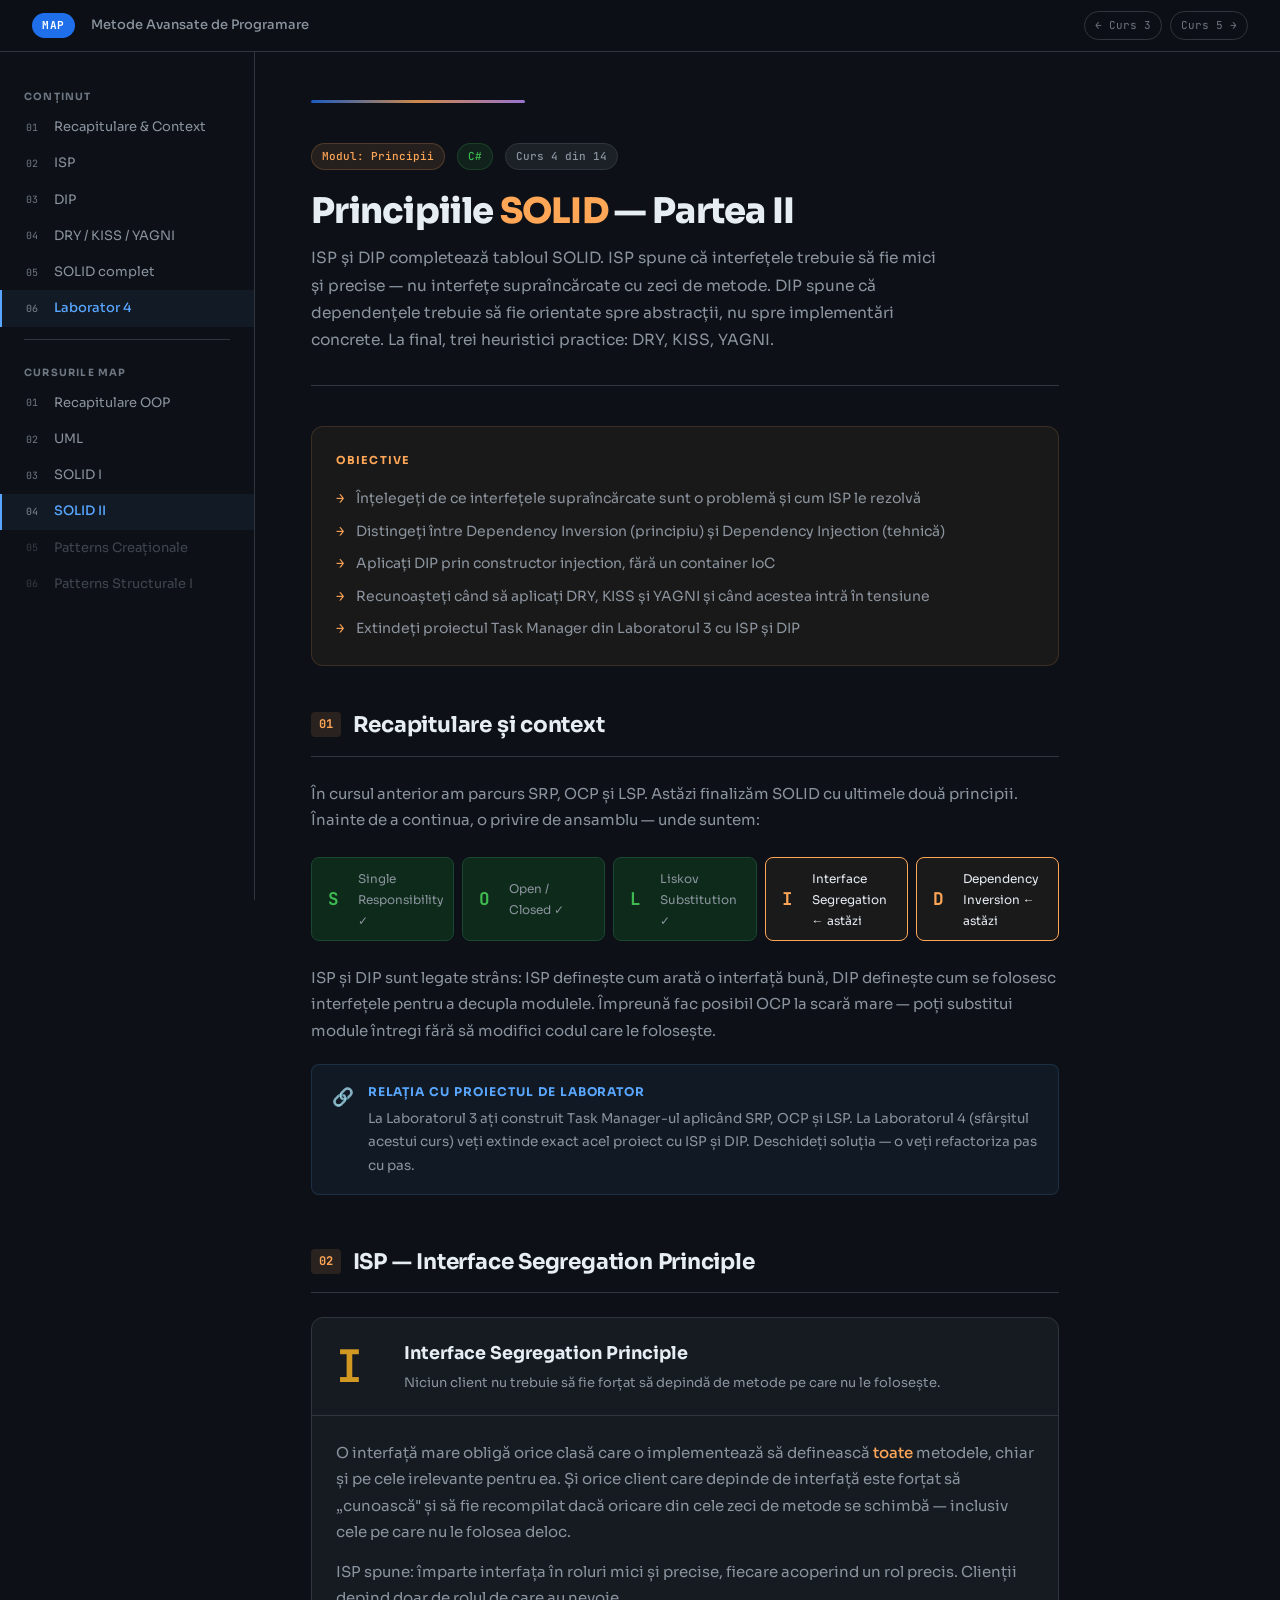
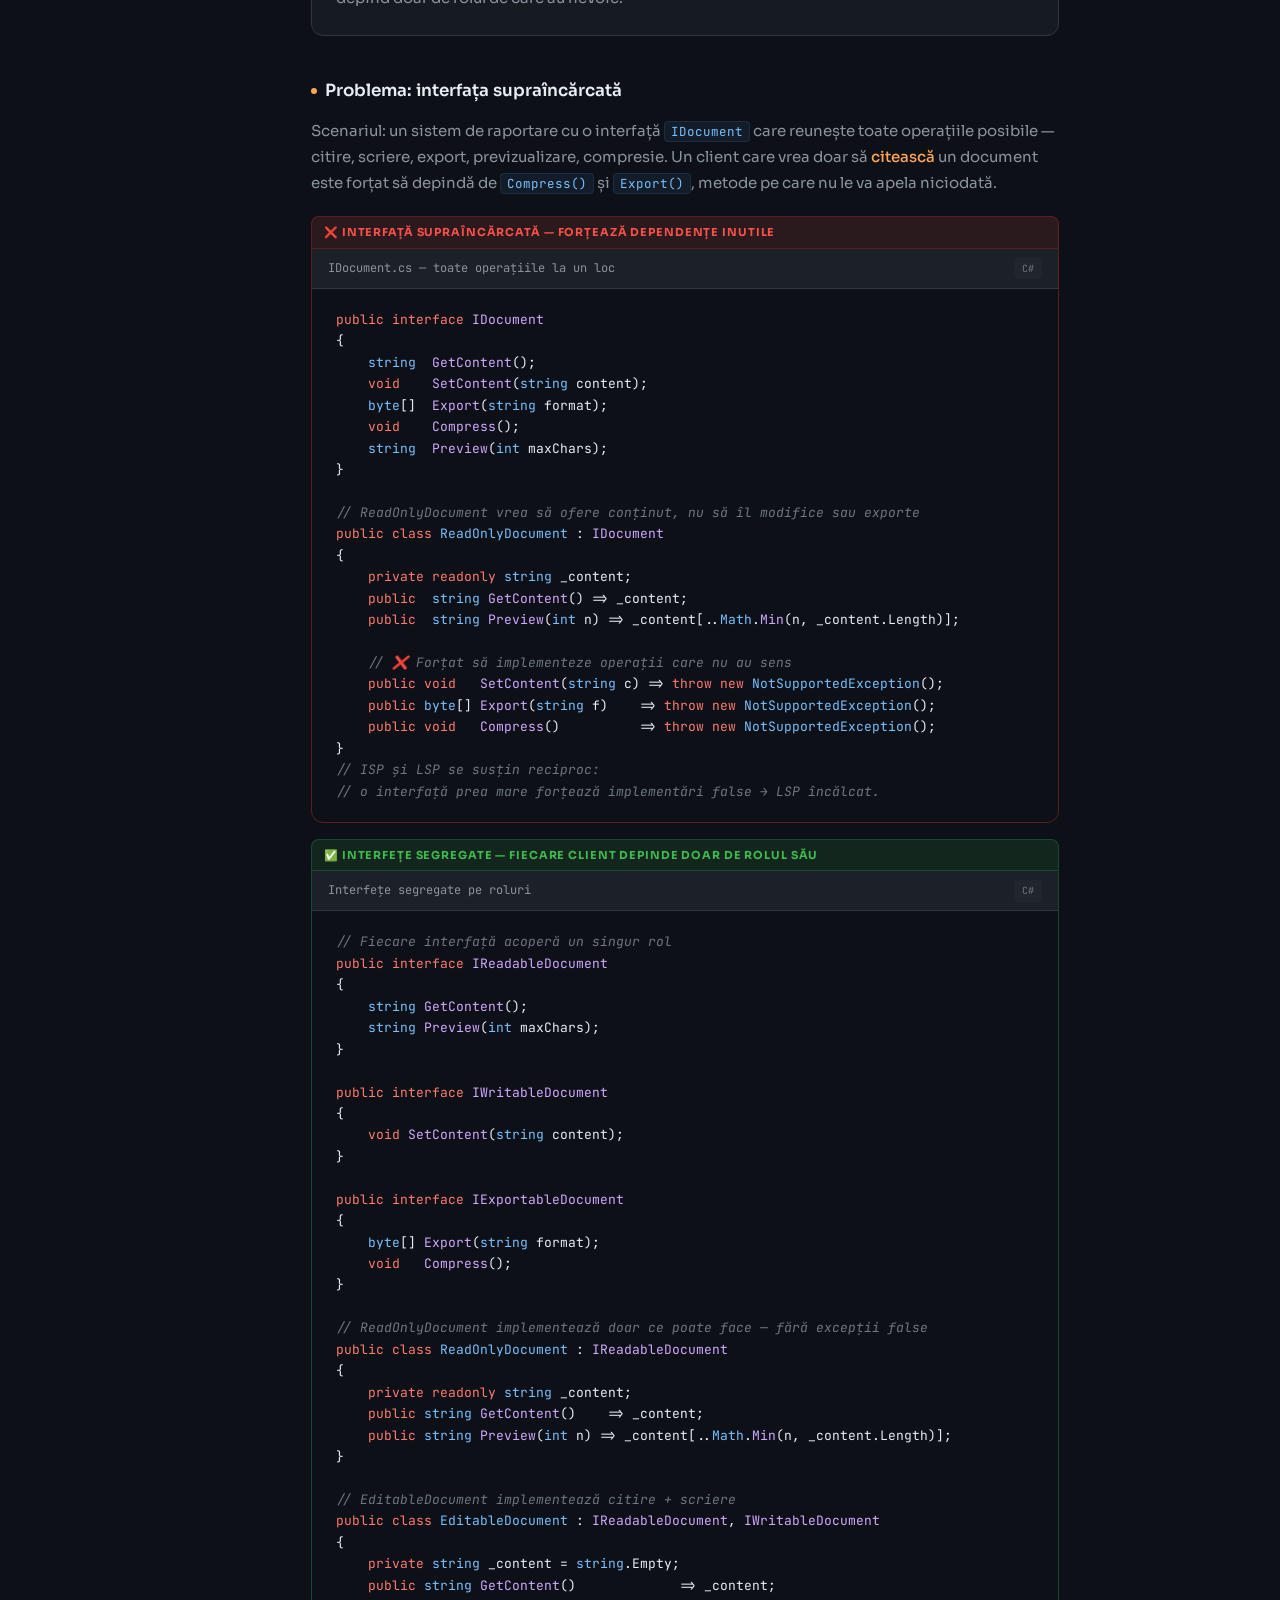
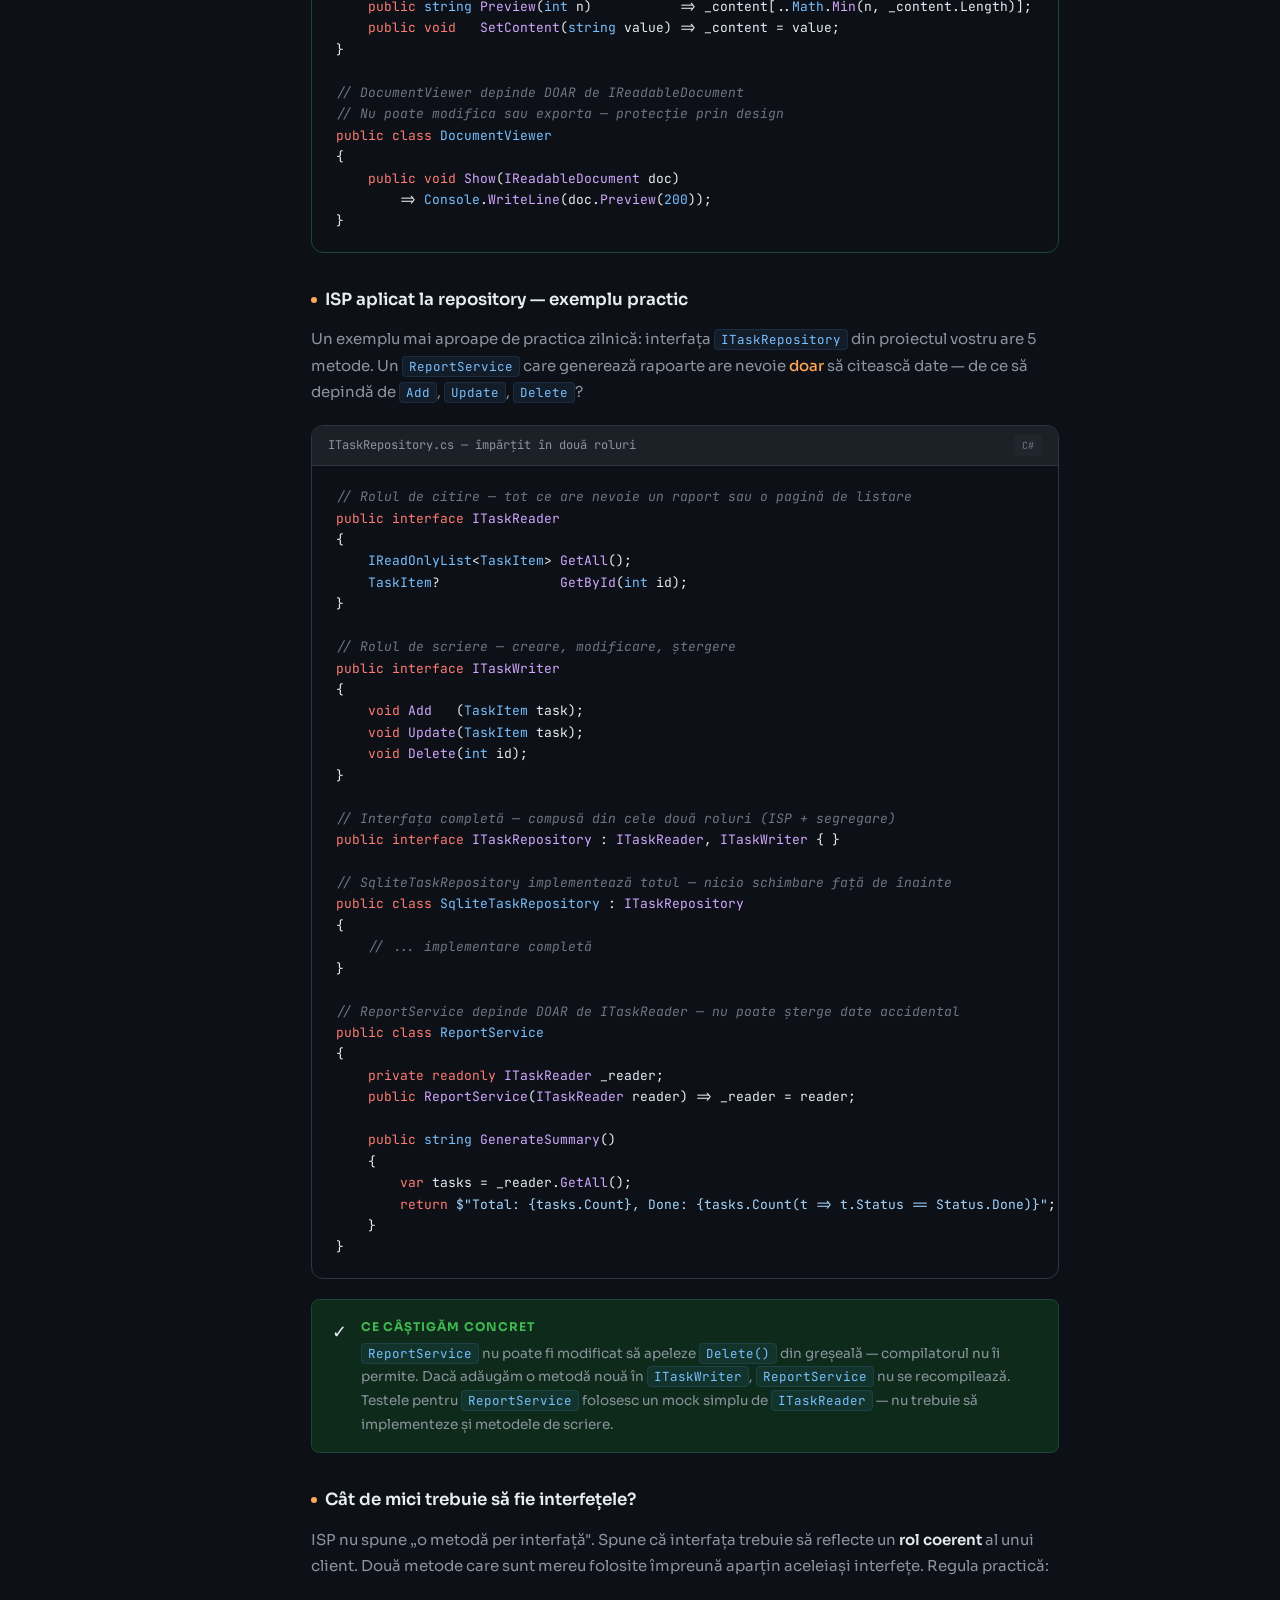
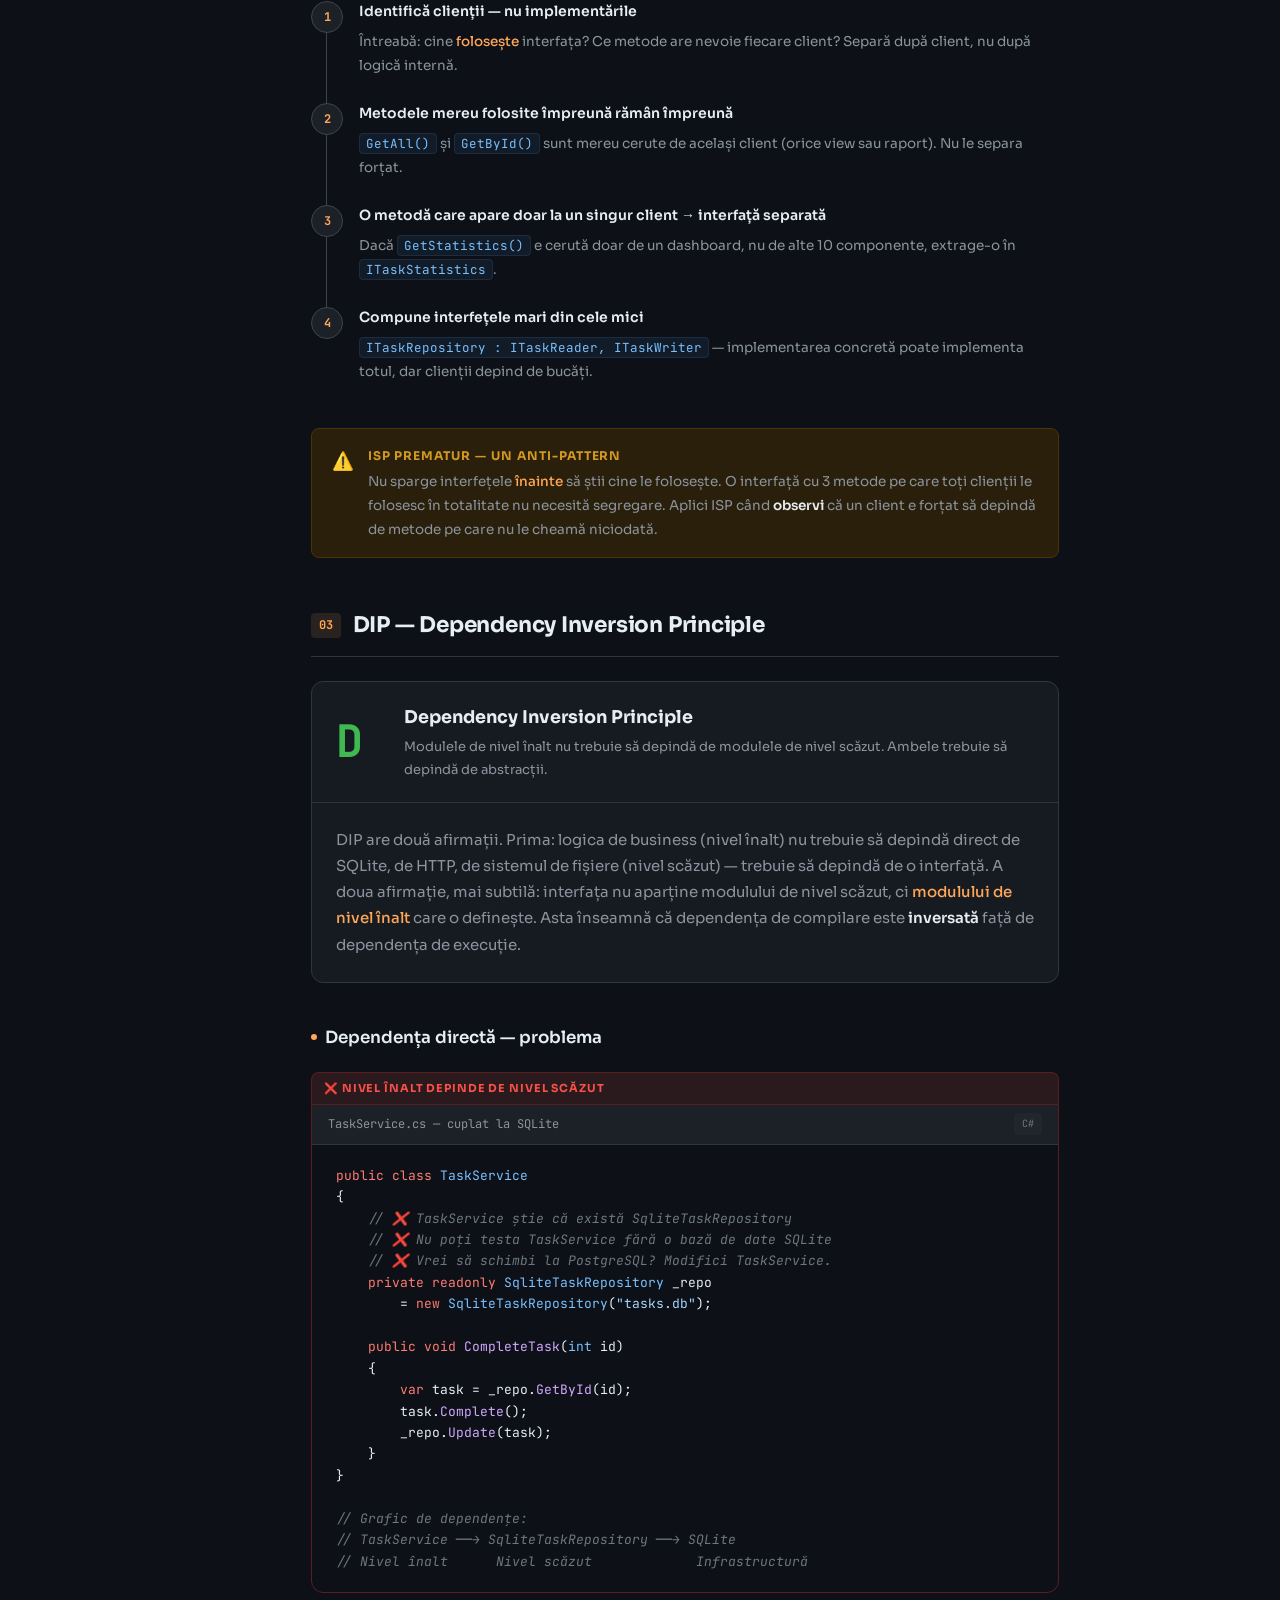
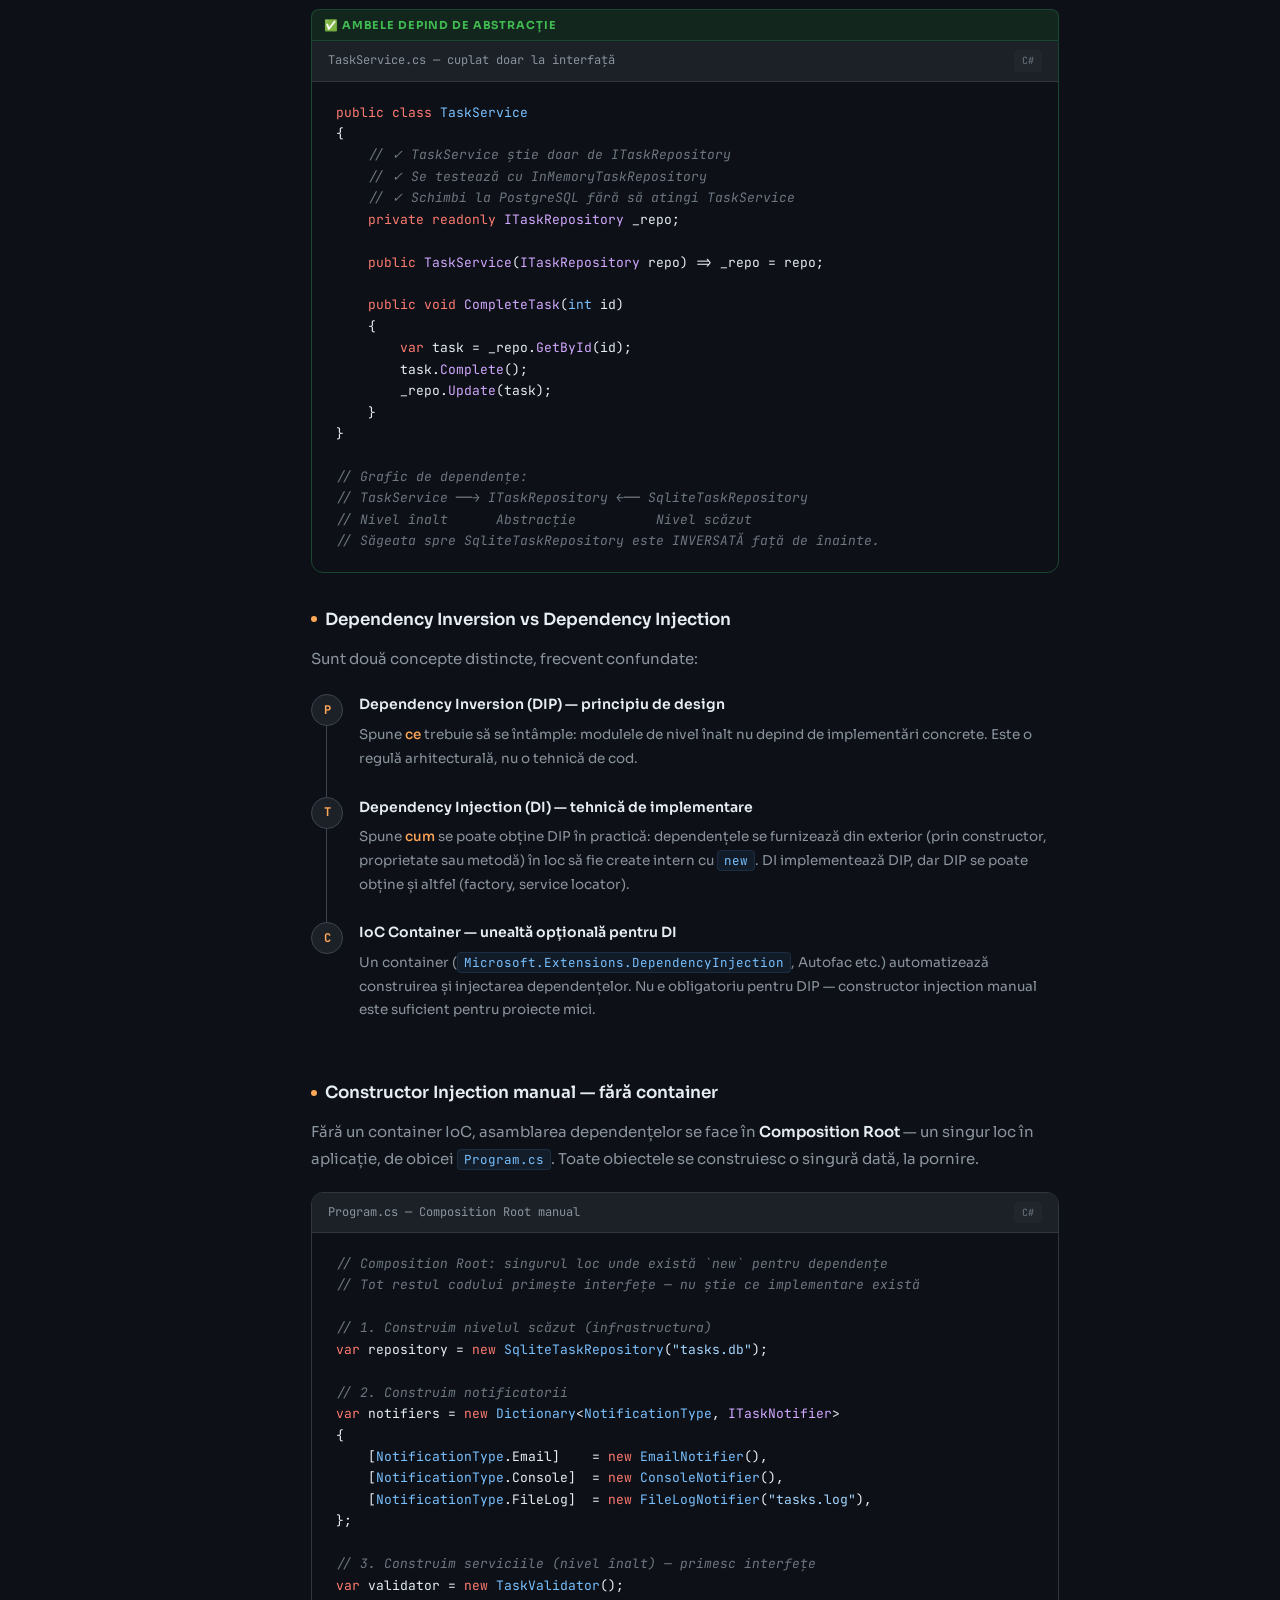
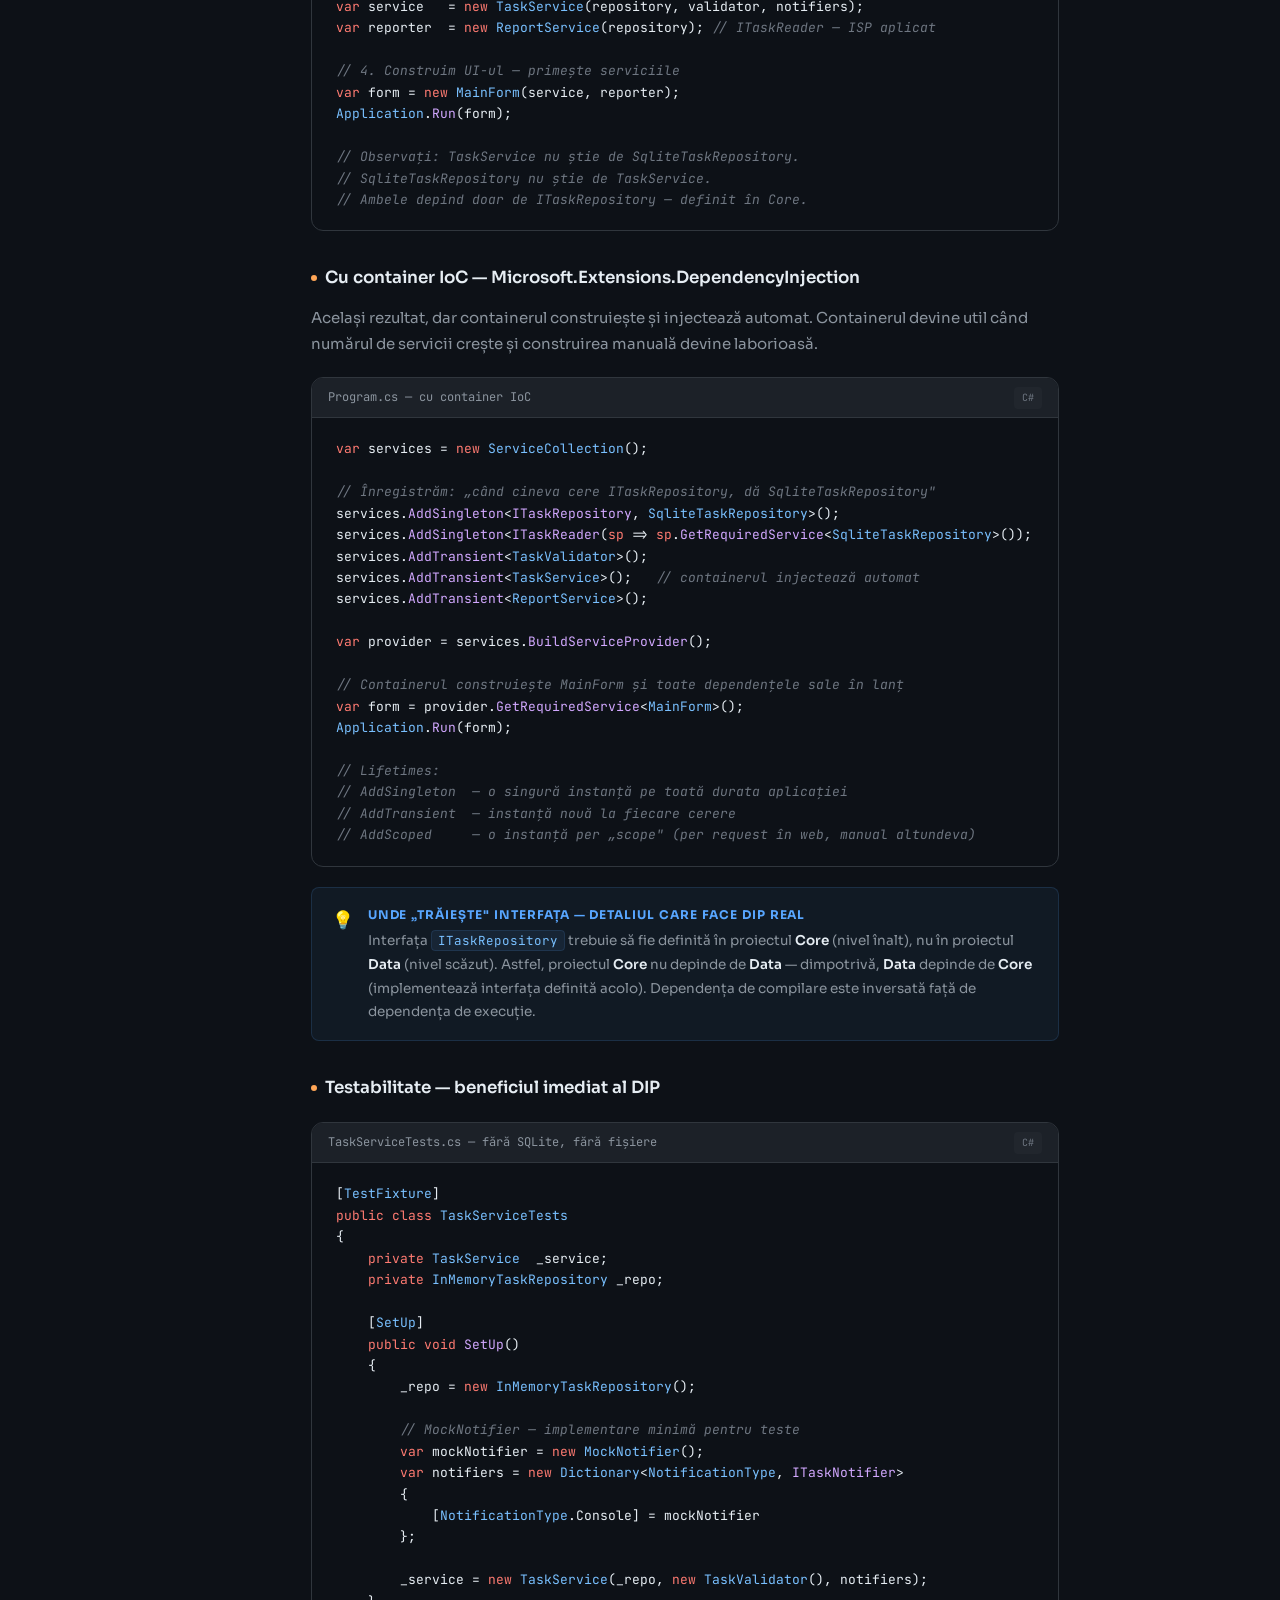
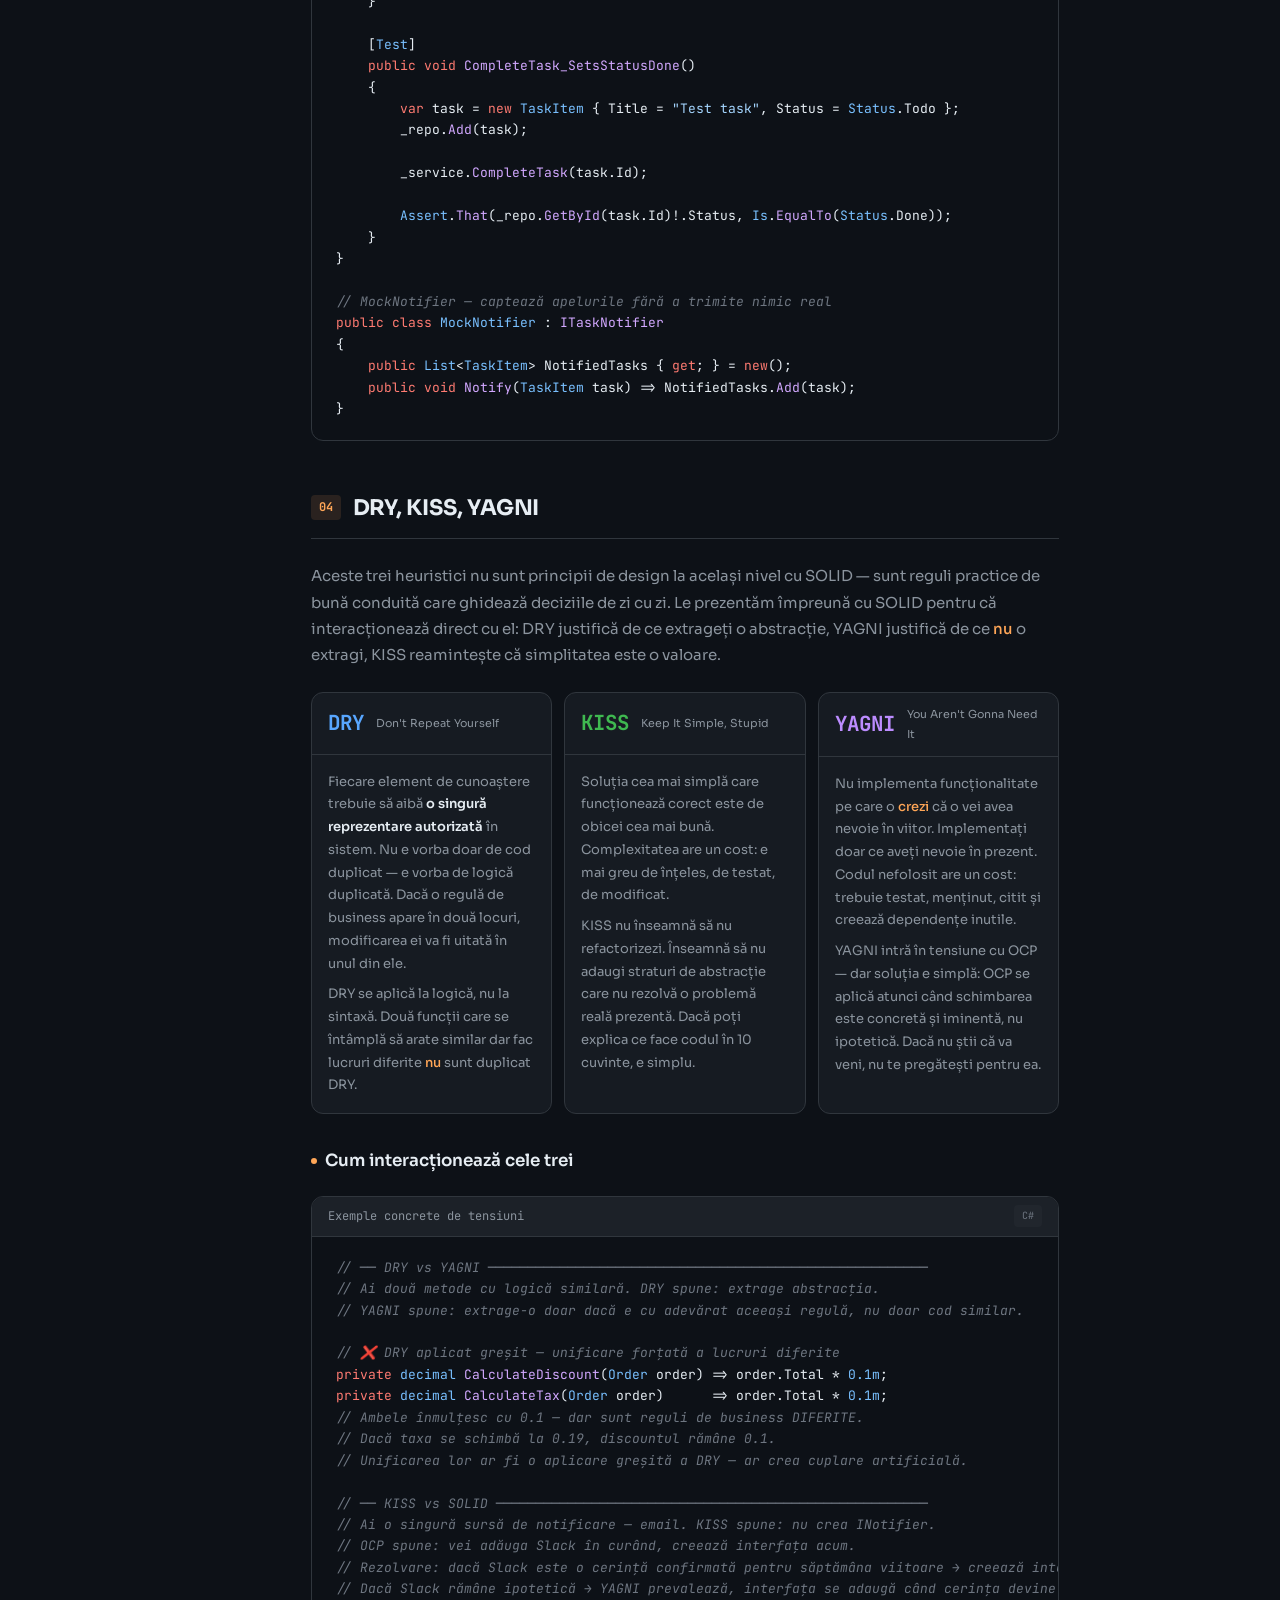
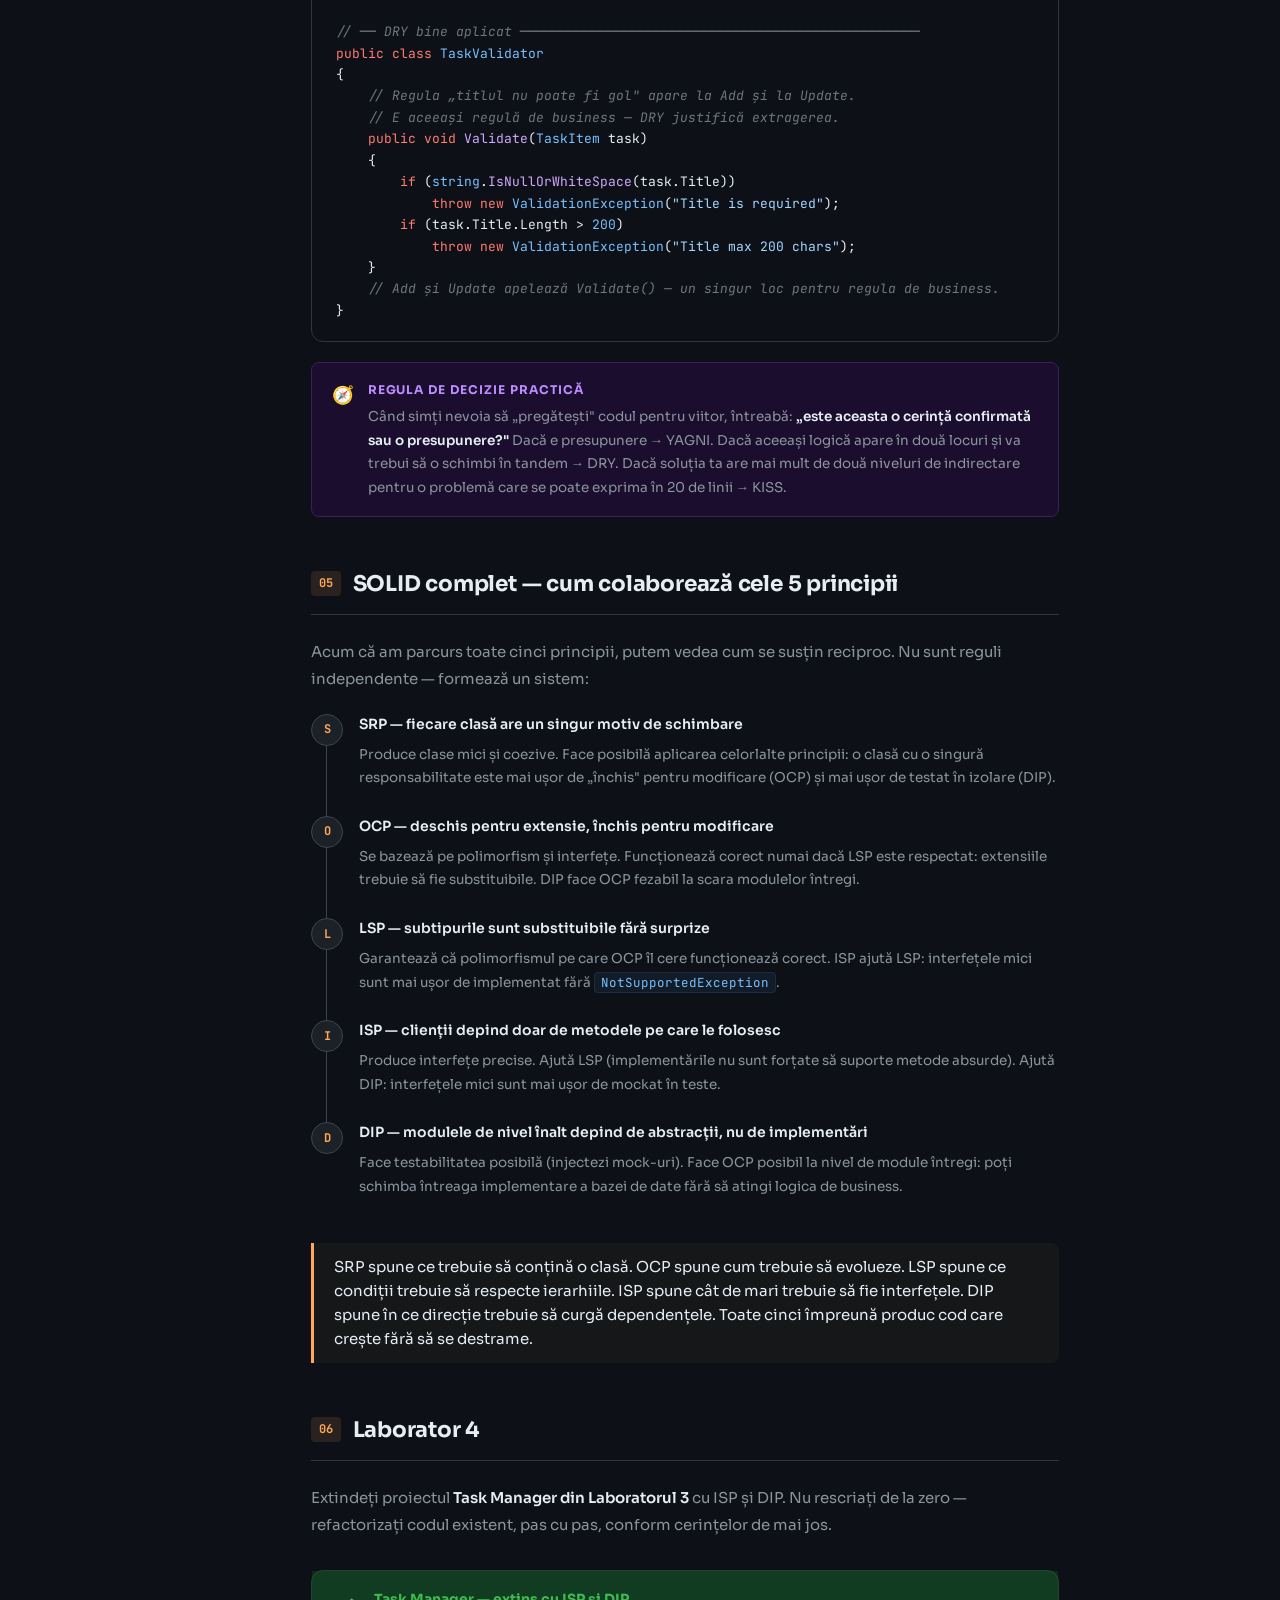
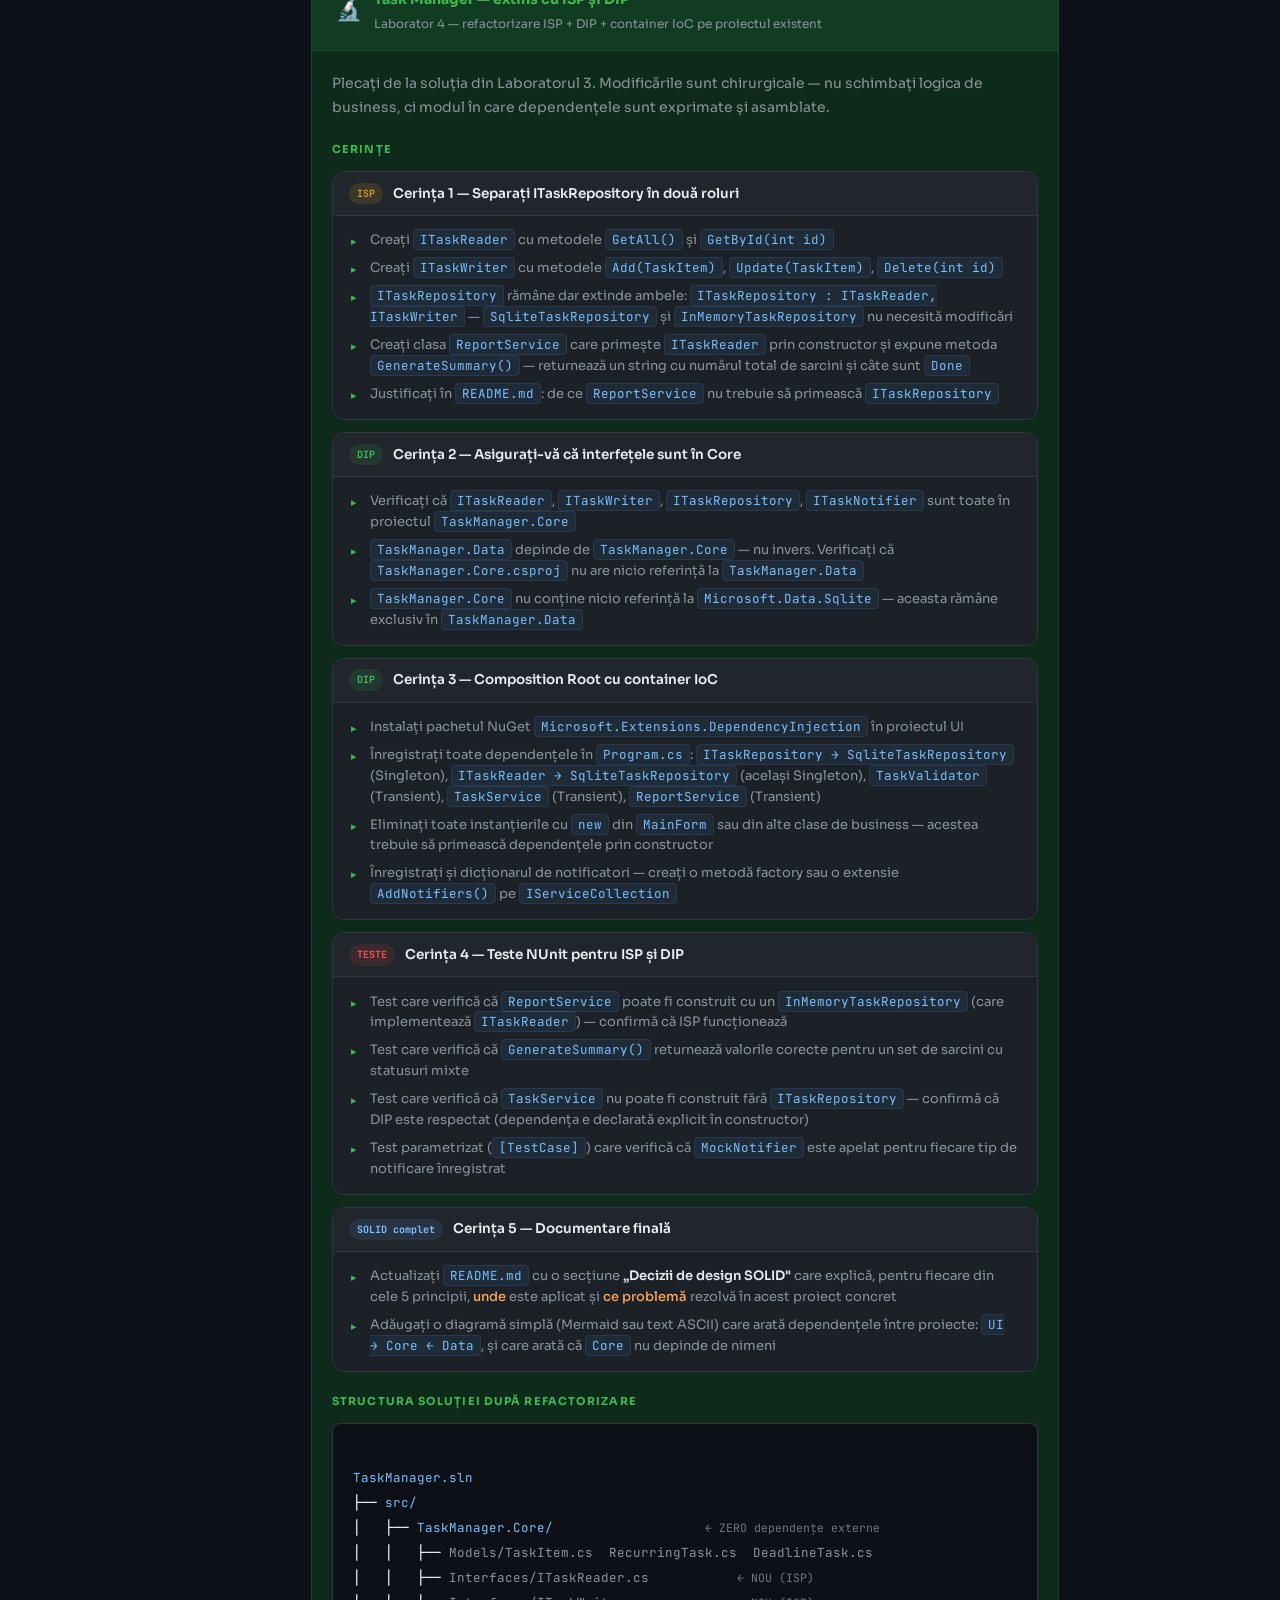
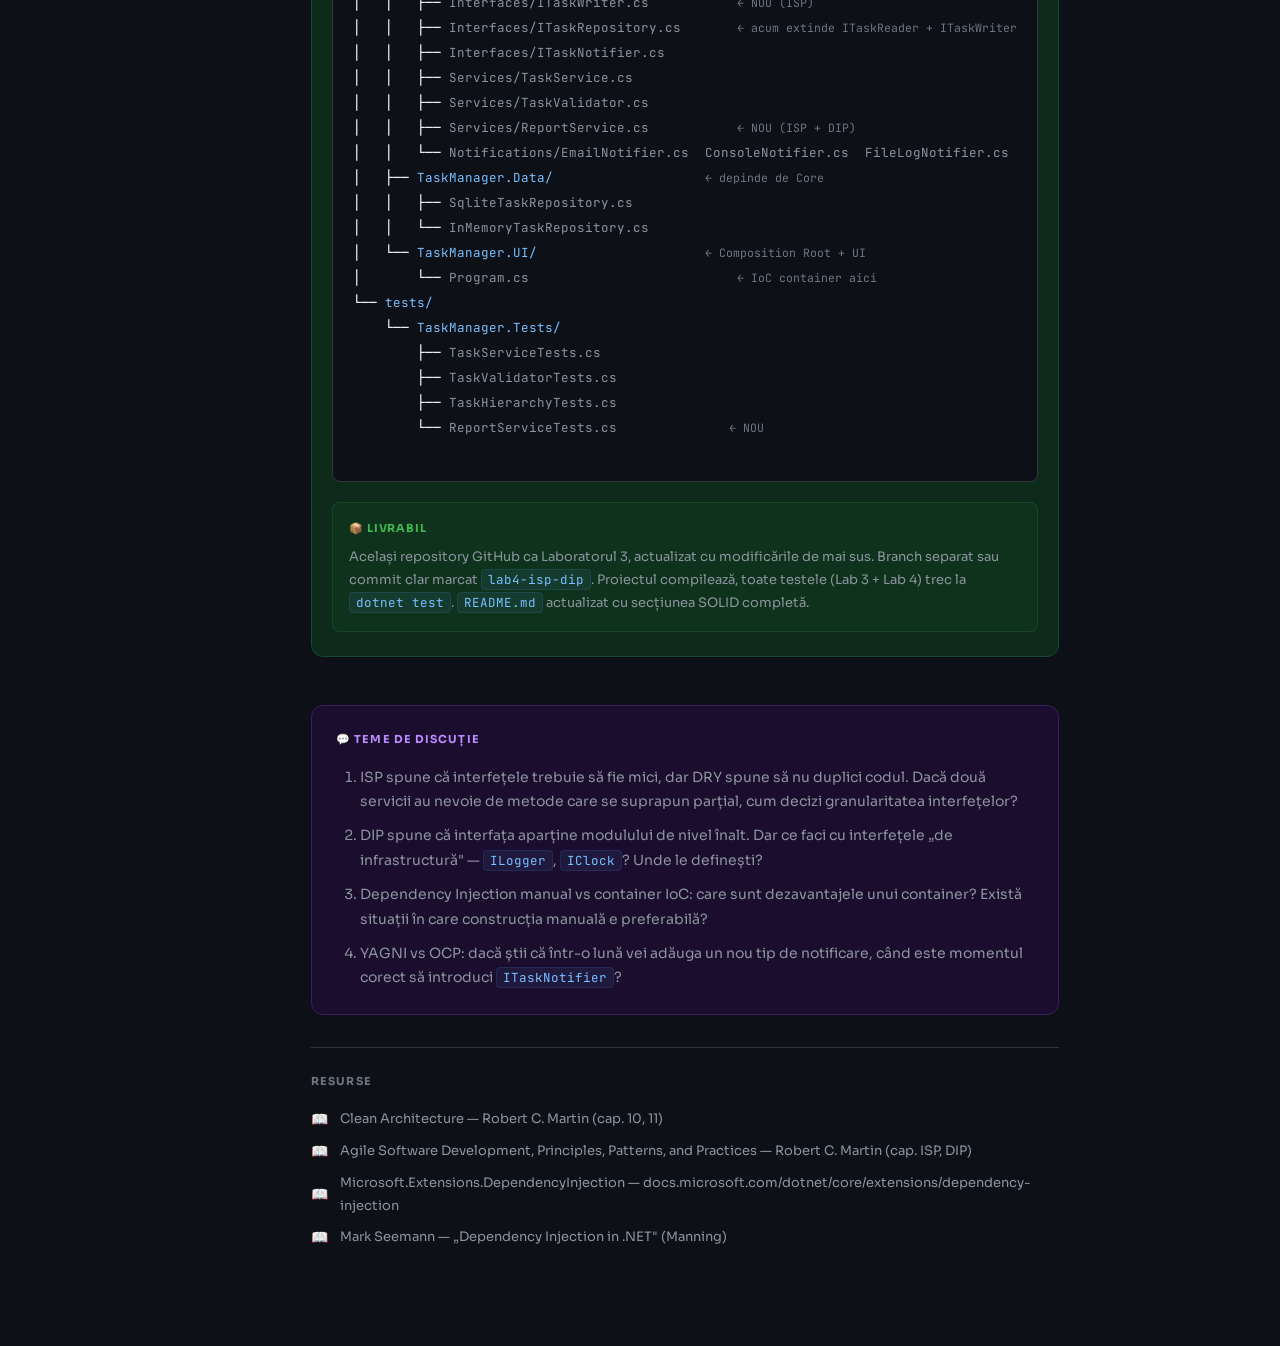
<file: curs4_solid2.html>
<!DOCTYPE html>
<html lang="ro">
<head>
<meta charset="UTF-8">
<meta name="viewport" content="width=device-width, initial-scale=1.0">
<title>Curs 4 — SOLID II: ISP, DIP + DRY/KISS/YAGNI | MAP</title>
<link href="https://fonts.googleapis.com/css2?family=JetBrains+Mono:ital,wght@0,300;0,400;0,500;0,700;1,400&family=Sora:wght@300;400;500;600;700;800&display=swap" rel="stylesheet">
<style>
  :root {
    --bg:#0d1117;--bg2:#161b22;--bg3:#1c2128;--bg4:#21262d;
    --border:#30363d;--border2:#3d4450;
    --accent:#58a6ff;--accent2:#79c0ff;--accent3:#1f6feb;
    --green:#3fb950;--green-bg:#0d2a1a;--green-border:#1a4731;
    --yellow:#d29922;--yellow-bg:#2a1f0a;--yellow-border:#4a3400;
    --purple:#bc8cff;--purple-bg:#1a0d2e;--purple-border:#3a1f5a;
    --red:#f85149;--red-bg:#2d0f0f;--red-border:#5a1e1e;--orange:#ffa657;
    --text:#e6edf3;--text2:#8b949e;--text3:#6e7681;
    --radius:8px;--radius2:12px;
  }
  *{margin:0;padding:0;box-sizing:border-box;}
  html{scroll-behavior:smooth;}
  body{background:var(--bg);color:var(--text);font-family:'Sora',sans-serif;font-size:15px;line-height:1.75;}

  .topbar{position:fixed;top:0;left:0;right:0;z-index:100;background:rgba(13,17,23,.93);backdrop-filter:blur(12px);border-bottom:1px solid var(--border);padding:0 2rem;height:52px;display:flex;align-items:center;justify-content:space-between;}
  .topbar-left{display:flex;align-items:center;gap:1rem;}
  .course-badge{background:var(--accent3);color:#fff;font-family:'JetBrains Mono',monospace;font-size:11px;font-weight:700;padding:3px 10px;border-radius:20px;letter-spacing:.05em;}
  .course-title-nav{font-size:13px;color:var(--text2);font-weight:500;}
  .topbar-right{display:flex;gap:.5rem;}
  .nav-pill{font-size:11px;color:var(--text3);padding:4px 10px;border:1px solid var(--border);border-radius:20px;text-decoration:none;font-family:'JetBrains Mono',monospace;transition:all .2s;}
  .nav-pill:hover{color:var(--accent);border-color:var(--accent3);background:rgba(31,111,235,.08);}

  .layout{display:flex;margin-top:52px;}
  .sidebar{width:255px;min-width:255px;height:calc(100vh - 52px);position:sticky;top:52px;overflow-y:auto;border-right:1px solid var(--border);padding:1.5rem 0;background:var(--bg);}
  .sidebar::-webkit-scrollbar{width:3px;}
  .sidebar::-webkit-scrollbar-thumb{background:var(--border2);border-radius:2px;}
  .sidebar-heading{font-size:10px;font-weight:700;letter-spacing:.12em;color:var(--text3);text-transform:uppercase;padding:.75rem 1.5rem .25rem;}
  .sidebar-link{display:flex;align-items:center;gap:.6rem;padding:.42rem 1.5rem;color:var(--text2);text-decoration:none;font-size:13px;border-left:2px solid transparent;transition:all .15s;}
  .sidebar-link:hover{color:var(--text);background:var(--bg2);border-left-color:var(--border2);}
  .sidebar-link.active{color:var(--accent);background:rgba(88,166,255,.06);border-left-color:var(--accent);font-weight:500;}
  .sidebar-num{font-family:'JetBrains Mono',monospace;font-size:10px;color:var(--text3);min-width:18px;}
  .sidebar-divider{border:none;border-top:1px solid var(--border);margin:.75rem 1.5rem;}

  .main{flex:1;max-width:860px;padding:3rem 3.5rem 6rem;min-width:0;}
  #scroll-prog{position:fixed;top:52px;left:0;right:0;height:2px;background:linear-gradient(90deg,var(--accent3),var(--accent),var(--purple));transform-origin:left;transform:scaleX(0);z-index:99;transition:transform .1s;}

  .hero{margin-bottom:2.5rem;padding-bottom:2rem;border-bottom:1px solid var(--border);}
  .hero-meta{display:flex;align-items:center;gap:.75rem;margin-bottom:1.25rem;flex-wrap:wrap;}
  .tag{font-family:'JetBrains Mono',monospace;font-size:11px;padding:3px 10px;border-radius:20px;font-weight:500;}
  .tag-mod{background:rgba(255,166,87,.1);color:var(--orange);border:1px solid rgba(255,166,87,.2);}
  .tag-lang{background:rgba(63,185,80,.1);color:var(--green);border:1px solid rgba(63,185,80,.2);}
  .tag-n{background:var(--bg3);color:var(--text2);border:1px solid var(--border);}
  .hero h1{font-size:2.2rem;font-weight:800;line-height:1.2;letter-spacing:-.02em;margin-bottom:.75rem;}
  .hero h1 span{color:var(--orange);}
  .hero-desc{font-size:15.5px;color:var(--text2);max-width:640px;}

  .objectives{background:rgba(255,166,87,.05);border:1px solid rgba(255,166,87,.15);border-radius:var(--radius2);padding:1.5rem;margin-bottom:2.5rem;}
  .objectives-title{font-size:11px;font-weight:700;letter-spacing:.1em;color:var(--orange);text-transform:uppercase;margin-bottom:1rem;}
  .objectives ul{list-style:none;display:flex;flex-direction:column;gap:.5rem;}
  .objectives li{display:flex;align-items:flex-start;gap:.75rem;font-size:14px;color:var(--text2);}
  .objectives li::before{content:'→';color:var(--orange);font-weight:700;flex-shrink:0;font-family:'JetBrains Mono',monospace;}

  .section{margin-bottom:3rem;}
  h2.stitle{font-size:1.35rem;font-weight:700;color:var(--text);margin-bottom:1.5rem;padding-bottom:.75rem;border-bottom:1px solid var(--border);display:flex;align-items:center;gap:.75rem;letter-spacing:-.01em;}
  h2.stitle .num{font-family:'JetBrains Mono',monospace;font-size:12px;color:var(--orange);background:rgba(255,166,87,.12);padding:2px 8px;border-radius:4px;}
  h3.sub{font-size:1.05rem;font-weight:600;color:var(--text);margin:2rem 0 .75rem;display:flex;align-items:center;gap:.5rem;}
  h3.sub .dot{width:6px;height:6px;border-radius:50%;background:var(--orange);flex-shrink:0;}

  p{color:var(--text2);margin-bottom:.85rem;}
  p:last-child{margin-bottom:0;}
  strong{color:var(--text);font-weight:600;}
  em{color:var(--orange);font-style:normal;font-weight:500;}
  code{font-family:'JetBrains Mono',monospace;font-size:12.5px;color:var(--accent2);background:rgba(88,166,255,.08);padding:1px 6px;border-radius:4px;border:1px solid rgba(88,166,255,.12);}

  .principle-card{background:var(--bg2);border:1px solid var(--border);border-radius:var(--radius2);overflow:hidden;margin-bottom:2.5rem;}
  .principle-header{padding:1.25rem 1.5rem;border-bottom:1px solid var(--border);display:flex;align-items:center;gap:1rem;}
  .principle-letter{font-family:'JetBrains Mono',monospace;font-size:2.8rem;font-weight:700;line-height:1;min-width:52px;}
  .principle-header.isp .principle-letter{color:var(--yellow);}
  .principle-header.dip .principle-letter{color:var(--green);}
  .principle-name{font-size:1.1rem;font-weight:700;color:var(--text);margin-bottom:.2rem;}
  .principle-tagline{font-size:13px;color:var(--text2);}
  .principle-body{padding:1.5rem;}

  .code-block{background:#0d1117;border:1px solid var(--border);border-radius:var(--radius2);margin:1.25rem 0;overflow:hidden;}
  .code-header{display:flex;align-items:center;justify-content:space-between;padding:.55rem 1rem;border-bottom:1px solid var(--border);background:var(--bg3);}
  .code-fname{font-family:'JetBrains Mono',monospace;font-size:12px;color:var(--text2);display:flex;align-items:center;gap:.5rem;}
  .code-fname .ok{color:var(--green);}
  .code-fname .bad{color:var(--red);}
  .code-lang-tag{font-family:'JetBrains Mono',monospace;font-size:10px;color:var(--text3);background:var(--bg4);padding:2px 8px;border-radius:4px;}
  pre{padding:1.25rem 1.5rem;overflow-x:auto;font-family:'JetBrains Mono',monospace;font-size:13px;line-height:1.65;}
  pre::-webkit-scrollbar{height:4px;}
  pre::-webkit-scrollbar-thumb{background:var(--border2);border-radius:2px;}
  .kw{color:#ff7b72;}.tp{color:#79c0ff;}.ifc{color:#d2a8ff;}.mth{color:#d2a8ff;}
  .str{color:#a5d6ff;}.num{color:#79c0ff;}.cmt{color:#6e7681;font-style:italic;}.prp{color:#e6edf3;}

  .callout{border-radius:var(--radius);padding:1rem 1.25rem;margin:1.25rem 0;display:flex;gap:.85rem;align-items:flex-start;}
  .callout-icon{font-size:1.1rem;flex-shrink:0;margin-top:1px;}
  .callout-body{flex:1;}
  .callout-title{font-size:12px;font-weight:700;text-transform:uppercase;letter-spacing:.08em;margin-bottom:.3rem;}
  .callout p{font-size:13.5px;margin-bottom:0;}
  .callout.info{background:rgba(88,166,255,.06);border:1px solid rgba(88,166,255,.15);}
  .callout.info .callout-title{color:var(--accent);}
  .callout.warn{background:var(--yellow-bg);border:1px solid var(--yellow-border);}
  .callout.warn .callout-title{color:var(--yellow);}
  .callout.ok{background:var(--green-bg);border:1px solid var(--green-border);}
  .callout.ok .callout-title{color:var(--green);}
  .callout.danger{background:var(--red-bg);border:1px solid var(--red-border);}
  .callout.danger .callout-title{color:var(--red);}
  .callout.note{background:var(--purple-bg);border:1px solid var(--purple-border);}
  .callout.note .callout-title{color:var(--purple);}

  .compare{display:flex;flex-direction:column;gap:1rem;margin:1.25rem 0;}
  .compare-label{font-size:11px;font-weight:700;text-transform:uppercase;letter-spacing:.08em;padding:.35rem .75rem;border-radius:var(--radius) var(--radius) 0 0;display:flex;align-items:center;gap:.4rem;}
  .compare-label.before{background:rgba(248,81,73,.12);color:var(--red);border:1px solid var(--red-border);border-bottom:none;}
  .compare-label.after{background:rgba(63,185,80,.12);color:var(--green);border:1px solid var(--green-border);border-bottom:none;}
  .compare-col .code-block{margin:0;border-radius:0 0 var(--radius2) var(--radius2);}
  .compare-col.before .code-block{border-color:var(--red-border);}
  .compare-col.after .code-block{border-color:var(--green-border);}

  .cquote{border-left:3px solid var(--orange);padding:.75rem 1.25rem;background:rgba(255,166,87,.04);border-radius:0 var(--radius) var(--radius) 0;margin:1rem 0;font-size:15px;color:var(--text);line-height:1.6;}

  .solid-bar{display:flex;gap:.5rem;margin:1.5rem 0;flex-wrap:wrap;}
  .solid-pill{display:flex;align-items:center;gap:.5rem;padding:.6rem 1rem;border-radius:var(--radius);border:1px solid var(--border);background:var(--bg2);font-size:13px;flex:1;min-width:140px;transition:border-color .2s;}
  .solid-pill.active-pill{border-color:var(--orange);background:rgba(255,166,87,.06);}
  .solid-pill.done-pill{border-color:var(--green-border);background:var(--green-bg);}
  .solid-pill-letter{font-family:'JetBrains Mono',monospace;font-size:1.1rem;font-weight:700;min-width:22px;}
  .solid-pill.active-pill .solid-pill-letter{color:var(--orange);}
  .solid-pill.done-pill .solid-pill-letter{color:var(--green);}
  .solid-pill:not(.active-pill):not(.done-pill) .solid-pill-letter{color:var(--text3);}
  .solid-pill-name{font-size:12px;color:var(--text2);}
  .solid-pill.active-pill .solid-pill-name{color:var(--text);}

  .steps{display:flex;flex-direction:column;gap:0;margin:1.25rem 0;}
  .step{display:flex;gap:1rem;position:relative;}
  .step:not(:last-child)::before{content:'';position:absolute;left:15px;top:34px;bottom:-4px;width:1px;background:var(--border2);}
  .step-num{width:32px;height:32px;border-radius:50%;background:var(--bg3);border:1px solid var(--border2);display:flex;align-items:center;justify-content:center;font-family:'JetBrains Mono',monospace;font-size:12px;font-weight:700;color:var(--orange);flex-shrink:0;margin-top:2px;}
  .step-body{flex:1;padding-bottom:1.5rem;}
  .step-title{font-size:14px;font-weight:600;color:var(--text);margin-bottom:.4rem;}
  .step-desc{font-size:13.5px;color:var(--text2);}

  /* PRINCIPLE PILL ROW — for DRY/KISS/YAGNI */
  .heuristic-row{display:grid;grid-template-columns:repeat(3,1fr);gap:.75rem;margin:1.5rem 0;}
  .heuristic-card{background:var(--bg2);border:1px solid var(--border);border-radius:var(--radius2);overflow:hidden;}
  .heuristic-header{padding:.75rem 1rem;border-bottom:1px solid var(--border);display:flex;align-items:center;gap:.75rem;}
  .heuristic-acronym{font-family:'JetBrains Mono',monospace;font-size:1.3rem;font-weight:700;}
  .heuristic-header.dry .heuristic-acronym{color:var(--accent);}
  .heuristic-header.kiss .heuristic-acronym{color:var(--green);}
  .heuristic-header.yagni .heuristic-acronym{color:var(--purple);}
  .heuristic-full{font-size:11px;color:var(--text2);}
  .heuristic-body{padding:1rem;}
  .heuristic-body p{font-size:13px;color:var(--text2);margin-bottom:.5rem;}
  .heuristic-body p:last-child{margin-bottom:0;}
  @media(max-width:700px){.heuristic-row{grid-template-columns:1fr;}}

  /* SMELL LIST */
  .smell-list{display:flex;flex-direction:column;gap:.5rem;margin:1rem 0;}
  .smell-item{display:flex;align-items:flex-start;gap:.75rem;background:var(--red-bg);border:1px solid var(--red-border);border-radius:var(--radius);padding:.7rem 1rem;}
  .smell-item-icon{color:var(--red);font-size:1rem;flex-shrink:0;margin-top:1px;}
  .smell-item-text{font-size:13.5px;color:var(--text2);}
  .smell-item-text strong{color:var(--red);}

  /* LAB BOX */
  .lab-box{background:var(--green-bg);border:1px solid var(--green-border);border-radius:var(--radius2);margin:2rem 0;}
  .lab-header{background:rgba(63,185,80,.12);border-bottom:1px solid var(--green-border);padding:1rem 1.5rem;display:flex;align-items:center;gap:.75rem;}
  .lab-header-icon{font-size:1.3rem;}
  .lab-header-text h4{font-size:14px;font-weight:700;color:var(--green);margin-bottom:.1rem;}
  .lab-header-text p{font-size:12px;color:var(--text2);margin:0;}
  .lab-body{padding:1.25rem 1.25rem 1.5rem;}
  .lab-body p{color:var(--text2);font-size:14px;}
  .lab-section{margin-top:1.25rem;}
  .lab-section-title{font-size:11px;font-weight:700;letter-spacing:.1em;text-transform:uppercase;color:var(--green);margin-bottom:.6rem;}
  .lab-req{background:var(--bg3);border:1px solid var(--border);border-radius:var(--radius2);overflow:hidden;margin:.75rem 0;}
  .lab-req-header{padding:.6rem 1rem;background:var(--bg4);border-bottom:1px solid var(--border);display:flex;align-items:center;gap:.65rem;}
  .lab-req-badge{font-family:'JetBrains Mono',monospace;font-size:10px;font-weight:700;padding:2px 8px;border-radius:12px;flex-shrink:0;}
  .lab-req-badge.isp{background:rgba(210,153,34,.15);color:var(--yellow);}
  .lab-req-badge.dip{background:rgba(63,185,80,.12);color:var(--green);}
  .lab-req-badge.test{background:rgba(248,81,73,.1);color:var(--red);}
  .lab-req-badge.solid{background:rgba(88,166,255,.1);color:var(--accent2);}
  .lab-req-title{font-size:13.5px;font-weight:600;color:var(--text);}
  .lab-req-body{padding:.9rem 1.1rem;overflow:hidden;}
  .lab-req-body ul{list-style:none;display:block;margin:0;padding:0;}
  .lab-req-body li{font-size:13px;color:var(--text2);line-height:1.6;min-width:0;padding-left:1.2rem;position:relative;word-break:normal;overflow-wrap:break-word;margin-bottom:.45rem;}
  .lab-req-body li:last-child{margin-bottom:0;}
  .lab-req-body li::before{content:'▸';color:var(--green);font-size:11px;position:absolute;left:0;top:3px;}
  .lab-deliverable{margin-top:1.25rem;padding:1rem;background:rgba(63,185,80,.06);border:1px solid rgba(63,185,80,.15);border-radius:var(--radius);}
  .lab-deliverable-title{font-size:11px;font-weight:700;letter-spacing:.08em;text-transform:uppercase;color:var(--green);margin-bottom:.5rem;}
  .lab-deliverable p{font-size:13px;color:var(--text2);margin:0;}

  .structure-tree{font-family:'JetBrains Mono',monospace;font-size:12.5px;background:#0d1117;border:1px solid var(--border);border-radius:var(--radius);padding:1rem 1.25rem;line-height:2;margin:.75rem 0;overflow-x:auto;white-space:pre;}
  .st-folder{color:var(--accent2);}
  .st-file{color:var(--text2);}
  .st-comment{color:var(--text3);font-size:11.5px;}

  .questions-box{background:var(--purple-bg);border:1px solid var(--purple-border);border-radius:var(--radius2);padding:1.5rem;margin-top:2rem;}
  .questions-title{font-size:11px;font-weight:700;letter-spacing:.1em;color:var(--purple);text-transform:uppercase;margin-bottom:1rem;}
  .questions-box ol{padding-left:1.5rem;display:flex;flex-direction:column;gap:.6rem;}
  .questions-box li{color:var(--text2);font-size:14px;}

  .resources{border-top:1px solid var(--border);padding-top:1.5rem;margin-top:2rem;}
  .resources-title{font-size:11px;font-weight:700;letter-spacing:.1em;color:var(--text3);text-transform:uppercase;margin-bottom:1rem;}
  .resource-list{display:flex;flex-direction:column;gap:.5rem;}
  .resource-item{display:flex;align-items:center;gap:.75rem;font-size:13px;color:var(--text2);}
  .resource-item::before{content:'📖';font-size:14px;}

  .progress-bar{height:3px;background:linear-gradient(90deg,var(--accent3),var(--orange),var(--purple));border-radius:2px;margin-bottom:2.5rem;width:calc(4/14*100%);opacity:.8;}

  @media(max-width:900px){.sidebar{display:none;}.main{padding:2rem 1.5rem 4rem;}}
</style>
</head>
<body>
<div id="scroll-prog"></div>

<div class="topbar">
  <div class="topbar-left">
    <span class="course-badge">MAP</span>
    <span class="course-title-nav">Metode Avansate de Programare</span>
  </div>
  <div class="topbar-right">
    <a href="curs3_solid1.html" class="nav-pill">← Curs 3</a>
    <a href="curs5_patterns_creational.html" class="nav-pill">Curs 5 →</a>
  </div>
</div>

<div class="layout">
<aside class="sidebar">
  <div>
    <div class="sidebar-heading">Conținut</div>
    <a href="#intro"   class="sidebar-link active"><span class="sidebar-num">01</span>Recapitulare & Context</a>
    <a href="#isp"     class="sidebar-link"><span class="sidebar-num">02</span>ISP</a>
    <a href="#dip"     class="sidebar-link"><span class="sidebar-num">03</span>DIP</a>
    <a href="#heuristics" class="sidebar-link"><span class="sidebar-num">04</span>DRY / KISS / YAGNI</a>
    <a href="#relatie" class="sidebar-link"><span class="sidebar-num">05</span>SOLID complet</a>
    <a href="#lab"     class="sidebar-link"><span class="sidebar-num">06</span>Laborator 4</a>
  </div>
  <hr class="sidebar-divider">
  <div>
    <div class="sidebar-heading">Cursurile MAP</div>
    <a href="curs1_oop.html"    class="sidebar-link"><span class="sidebar-num">01</span>Recapitulare OOP</a>
    <a href="curs2_uml.html"    class="sidebar-link"><span class="sidebar-num">02</span>UML</a>
    <a href="curs3_solid1.html" class="sidebar-link"><span class="sidebar-num">03</span>SOLID I</a>
    <a href="curs4_solid2.html" class="sidebar-link active"><span class="sidebar-num">04</span>SOLID II</a>
    <a href="#" class="sidebar-link" style="opacity:.4;pointer-events:none"><span class="sidebar-num">05</span>Patterns Creaționale</a>
    <a href="#" class="sidebar-link" style="opacity:.4;pointer-events:none"><span class="sidebar-num">06</span>Patterns Structurale I</a>
  </div>
</aside>

<main class="main">
  <div class="progress-bar"></div>

  <header class="hero">
    <div class="hero-meta">
      <span class="tag tag-mod">Modul: Principii</span>
      <span class="tag tag-lang">C#</span>
      <span class="tag tag-n">Curs 4 din 14</span>
    </div>
    <h1>Principiile <span>SOLID</span> — Partea II</h1>
    <p class="hero-desc">ISP și DIP completează tabloul SOLID. ISP spune că interfețele trebuie să fie mici și precise — nu interfețe supraîncărcate cu zeci de metode. DIP spune că dependențele trebuie să fie orientate spre abstracții, nu spre implementări concrete. La final, trei heuristici practice: DRY, KISS, YAGNI.</p>
  </header>

  <div class="objectives">
    <div class="objectives-title">Obiective</div>
    <ul>
      <li>Înțelegeți de ce interfețele supraîncărcate sunt o problemă și cum ISP le rezolvă</li>
      <li>Distingeți între Dependency Inversion (principiu) și Dependency Injection (tehnică)</li>
      <li>Aplicați DIP prin constructor injection, fără un container IoC</li>
      <li>Recunoașteți când să aplicați DRY, KISS și YAGNI și când acestea intră în tensiune</li>
      <li>Extindeți proiectul Task Manager din Laboratorul 3 cu ISP și DIP</li>
    </ul>
  </div>

  <!-- ── SECTION 1: RECAP ── -->
  <section class="section" id="intro">
    <h2 class="stitle"><span class="num">01</span>Recapitulare și context</h2>

    <p>În cursul anterior am parcurs SRP, OCP și LSP. Astăzi finalizăm SOLID cu ultimele două principii. Înainte de a continua, o privire de ansamblu — unde suntem:</p>

    <div class="solid-bar">
      <div class="solid-pill done-pill">
        <span class="solid-pill-letter">S</span>
        <span class="solid-pill-name">Single Responsibility ✓</span>
      </div>
      <div class="solid-pill done-pill">
        <span class="solid-pill-letter">O</span>
        <span class="solid-pill-name">Open / Closed ✓</span>
      </div>
      <div class="solid-pill done-pill">
        <span class="solid-pill-letter">L</span>
        <span class="solid-pill-name">Liskov Substitution ✓</span>
      </div>
      <div class="solid-pill active-pill">
        <span class="solid-pill-letter">I</span>
        <span class="solid-pill-name">Interface Segregation ← astăzi</span>
      </div>
      <div class="solid-pill active-pill">
        <span class="solid-pill-letter">D</span>
        <span class="solid-pill-name">Dependency Inversion ← astăzi</span>
      </div>
    </div>

    <p>ISP și DIP sunt legate strâns: ISP definește cum arată o interfață bună, DIP definește cum se folosesc interfețele pentru a decupla modulele. Împreună fac posibil OCP la scară mare — poți substitui module întregi fără să modifici codul care le folosește.</p>

    <div class="callout info">
      <span class="callout-icon">🔗</span>
      <div class="callout-body">
        <div class="callout-title">Relația cu proiectul de laborator</div>
        <p>La Laboratorul 3 ați construit Task Manager-ul aplicând SRP, OCP și LSP. La Laboratorul 4 (sfârșitul acestui curs) veți extinde exact acel proiect cu ISP și DIP. Deschideți soluția — o veți refactoriza pas cu pas.</p>
      </div>
    </div>
  </section>

  <!-- ── SECTION 2: ISP ── -->
  <section class="section" id="isp">
    <h2 class="stitle"><span class="num">02</span>ISP — Interface Segregation Principle</h2>

    <div class="principle-card">
      <div class="principle-header isp">
        <span class="principle-letter">I</span>
        <div>
          <div class="principle-name">Interface Segregation Principle</div>
          <div class="principle-tagline">Niciun client nu trebuie să fie forțat să depindă de metode pe care nu le folosește.</div>
        </div>
      </div>
      <div class="principle-body">
        <p>O interfață mare obligă orice clasă care o implementează să definească <em>toate</em> metodele, chiar și pe cele irelevante pentru ea. Și orice client care depinde de interfață este forțat să „cunoască" și să fie recompilat dacă oricare din cele zeci de metode se schimbă — inclusiv cele pe care nu le folosea deloc.</p>
        <p>ISP spune: împarte interfața în roluri mici și precise, fiecare acoperind un rol precis. Clienții depind doar de rolul de care au nevoie.</p>
      </div>
    </div>

    <h3 class="sub"><span class="dot"></span>Problema: interfața supraîncărcată</h3>

    <p>Scenariul: un sistem de raportare cu o interfață <code>IDocument</code> care reunește toate operațiile posibile — citire, scriere, export, previzualizare, compresie. Un client care vrea doar să <em>citească</em> un document este forțat să depindă de <code>Compress()</code> și <code>Export()</code>, metode pe care nu le va apela niciodată.</p>

    <div class="compare">
      <div class="compare-col before">
        <div class="compare-label before">❌ Interfață supraîncărcată — forțează dependențe inutile</div>
        <div class="code-block">
          <div class="code-header">
            <span class="code-fname bad">IDocument.cs — toate operațiile la un loc</span>
            <span class="code-lang-tag">C#</span>
          </div>
          <pre><span class="kw">public interface</span> <span class="ifc">IDocument</span>
{
    <span class="tp">string</span>  <span class="mth">GetContent</span>();
    <span class="kw">void</span>    <span class="mth">SetContent</span>(<span class="tp">string</span> content);
    <span class="tp">byte</span>[]  <span class="mth">Export</span>(<span class="tp">string</span> format);
    <span class="kw">void</span>    <span class="mth">Compress</span>();
    <span class="tp">string</span>  <span class="mth">Preview</span>(<span class="tp">int</span> maxChars);
}

<span class="cmt">// ReadOnlyDocument vrea să ofere conținut, nu să îl modifice sau exporte</span>
<span class="kw">public class</span> <span class="tp">ReadOnlyDocument</span> : <span class="ifc">IDocument</span>
{
    <span class="kw">private readonly</span> <span class="tp">string</span> _content;
    <span class="kw">public</span>  <span class="tp">string</span> <span class="mth">GetContent</span>() => _content;
    <span class="kw">public</span>  <span class="tp">string</span> <span class="mth">Preview</span>(<span class="tp">int</span> n) => _content[..<span class="tp">Math</span>.<span class="mth">Min</span>(n, _content.Length)];

    <span class="cmt">// ❌ Forțat să implementeze operații care nu au sens</span>
    <span class="kw">public void</span>   <span class="mth">SetContent</span>(<span class="tp">string</span> c) => <span class="kw">throw new</span> <span class="tp">NotSupportedException</span>();
    <span class="kw">public</span> <span class="tp">byte</span>[] <span class="mth">Export</span>(<span class="tp">string</span> f)    => <span class="kw">throw new</span> <span class="tp">NotSupportedException</span>();
    <span class="kw">public void</span>   <span class="mth">Compress</span>()          => <span class="kw">throw new</span> <span class="tp">NotSupportedException</span>();
}
<span class="cmt">// ISP și LSP se susțin reciproc:</span>
<span class="cmt">// o interfață prea mare forțează implementări false → LSP încălcat.</span></pre>
        </div>
      </div>
      <div class="compare-col after">
        <div class="compare-label after">✅ Interfețe segregate — fiecare client depinde doar de rolul său</div>
        <div class="code-block">
          <div class="code-header">
            <span class="code-fname ok">Interfețe segregate pe roluri</span>
            <span class="code-lang-tag">C#</span>
          </div>
          <pre><span class="cmt">// Fiecare interfață acoperă un singur rol</span>
<span class="kw">public interface</span> <span class="ifc">IReadableDocument</span>
{
    <span class="tp">string</span> <span class="mth">GetContent</span>();
    <span class="tp">string</span> <span class="mth">Preview</span>(<span class="tp">int</span> maxChars);
}

<span class="kw">public interface</span> <span class="ifc">IWritableDocument</span>
{
    <span class="kw">void</span> <span class="mth">SetContent</span>(<span class="tp">string</span> content);
}

<span class="kw">public interface</span> <span class="ifc">IExportableDocument</span>
{
    <span class="tp">byte</span>[] <span class="mth">Export</span>(<span class="tp">string</span> format);
    <span class="kw">void</span>   <span class="mth">Compress</span>();
}

<span class="cmt">// ReadOnlyDocument implementează doar ce poate face — fără excepții false</span>
<span class="kw">public class</span> <span class="tp">ReadOnlyDocument</span> : <span class="ifc">IReadableDocument</span>
{
    <span class="kw">private readonly</span> <span class="tp">string</span> _content;
    <span class="kw">public</span> <span class="tp">string</span> <span class="mth">GetContent</span>()    => _content;
    <span class="kw">public</span> <span class="tp">string</span> <span class="mth">Preview</span>(<span class="tp">int</span> n) => _content[..<span class="tp">Math</span>.<span class="mth">Min</span>(n, _content.Length)];
}

<span class="cmt">// EditableDocument implementează citire + scriere</span>
<span class="kw">public class</span> <span class="tp">EditableDocument</span> : <span class="ifc">IReadableDocument</span>, <span class="ifc">IWritableDocument</span>
{
    <span class="kw">private</span> <span class="tp">string</span> _content = <span class="tp">string</span>.Empty;
    <span class="kw">public</span> <span class="tp">string</span> <span class="mth">GetContent</span>()             => _content;
    <span class="kw">public</span> <span class="tp">string</span> <span class="mth">Preview</span>(<span class="tp">int</span> n)           => _content[..<span class="tp">Math</span>.<span class="mth">Min</span>(n, _content.Length)];
    <span class="kw">public void</span>   <span class="mth">SetContent</span>(<span class="tp">string</span> value) => _content = value;
}

<span class="cmt">// DocumentViewer depinde DOAR de IReadableDocument</span>
<span class="cmt">// Nu poate modifica sau exporta — protecție prin design</span>
<span class="kw">public class</span> <span class="tp">DocumentViewer</span>
{
    <span class="kw">public void</span> <span class="mth">Show</span>(<span class="ifc">IReadableDocument</span> doc)
        => <span class="tp">Console</span>.<span class="mth">WriteLine</span>(doc.<span class="mth">Preview</span>(<span class="num">200</span>));
}</pre>
        </div>
      </div>
    </div>

    <h3 class="sub"><span class="dot"></span>ISP aplicat la repository — exemplu practic</h3>

    <p>Un exemplu mai aproape de practica zilnică: interfața <code>ITaskRepository</code> din proiectul vostru are 5 metode. Un <code>ReportService</code> care generează rapoarte are nevoie <em>doar</em> să citească date — de ce să depindă de <code>Add</code>, <code>Update</code>, <code>Delete</code>?</p>

    <div class="code-block">
      <div class="code-header">
        <span class="code-fname ok">ITaskRepository.cs — împărțit în două roluri</span>
        <span class="code-lang-tag">C#</span>
      </div>
      <pre><span class="cmt">// Rolul de citire — tot ce are nevoie un raport sau o pagină de listare</span>
<span class="kw">public interface</span> <span class="ifc">ITaskReader</span>
{
    <span class="tp">IReadOnlyList</span>&lt;<span class="tp">TaskItem</span>&gt; <span class="mth">GetAll</span>();
    <span class="tp">TaskItem</span>?               <span class="mth">GetById</span>(<span class="tp">int</span> id);
}

<span class="cmt">// Rolul de scriere — creare, modificare, ștergere</span>
<span class="kw">public interface</span> <span class="ifc">ITaskWriter</span>
{
    <span class="kw">void</span> <span class="mth">Add</span>   (<span class="tp">TaskItem</span> task);
    <span class="kw">void</span> <span class="mth">Update</span>(<span class="tp">TaskItem</span> task);
    <span class="kw">void</span> <span class="mth">Delete</span>(<span class="tp">int</span> id);
}

<span class="cmt">// Interfața completă — compusă din cele două roluri (ISP + segregare)</span>
<span class="kw">public interface</span> <span class="ifc">ITaskRepository</span> : <span class="ifc">ITaskReader</span>, <span class="ifc">ITaskWriter</span> { }

<span class="cmt">// SqliteTaskRepository implementează totul — nicio schimbare față de înainte</span>
<span class="kw">public class</span> <span class="tp">SqliteTaskRepository</span> : <span class="ifc">ITaskRepository</span>
{
    <span class="cmt">// ... implementare completă</span>
}

<span class="cmt">// ReportService depinde DOAR de ITaskReader — nu poate șterge date accidental</span>
<span class="kw">public class</span> <span class="tp">ReportService</span>
{
    <span class="kw">private readonly</span> <span class="ifc">ITaskReader</span> _reader;
    <span class="kw">public</span> <span class="mth">ReportService</span>(<span class="ifc">ITaskReader</span> reader) => _reader = reader;

    <span class="kw">public</span> <span class="tp">string</span> <span class="mth">GenerateSummary</span>()
    {
        <span class="kw">var</span> tasks = _reader.<span class="mth">GetAll</span>();
        <span class="kw">return</span> <span class="str">$"Total: {tasks.Count}, Done: {tasks.Count(t => t.Status == Status.Done)}"</span>;
    }
}</pre>
    </div>

    <div class="callout ok">
      <span class="callout-icon">✓</span>
      <div class="callout-body">
        <div class="callout-title">Ce câștigăm concret</div>
        <p><code>ReportService</code> nu poate fi modificat să apeleze <code>Delete()</code> din greșeală — compilatorul nu îi permite. Dacă adăugăm o metodă nouă în <code>ITaskWriter</code>, <code>ReportService</code> nu se recompilează. Testele pentru <code>ReportService</code> folosesc un mock simplu de <code>ITaskReader</code> — nu trebuie să implementeze și metodele de scriere.</p>
      </div>
    </div>

    <h3 class="sub"><span class="dot"></span>Cât de mici trebuie să fie interfețele?</h3>

    <p>ISP nu spune „o metodă per interfață". Spune că interfața trebuie să reflecte un <strong>rol coerent</strong> al unui client. Două metode care sunt mereu folosite împreună aparțin aceleiași interfețe. Regula practică:</p>

    <div class="steps">
      <div class="step">
        <div class="step-num">1</div>
        <div class="step-body">
          <div class="step-title">Identifică clienții — nu implementările</div>
          <div class="step-desc">Întreabă: cine <em>folosește</em> interfața? Ce metode are nevoie fiecare client? Separă după client, nu după logică internă.</div>
        </div>
      </div>
      <div class="step">
        <div class="step-num">2</div>
        <div class="step-body">
          <div class="step-title">Metodele mereu folosite împreună rămân împreună</div>
          <div class="step-desc"><code>GetAll()</code> și <code>GetById()</code> sunt mereu cerute de același client (orice view sau raport). Nu le separa forțat.</div>
        </div>
      </div>
      <div class="step">
        <div class="step-num">3</div>
        <div class="step-body">
          <div class="step-title">O metodă care apare doar la un singur client → interfață separată</div>
          <div class="step-desc">Dacă <code>GetStatistics()</code> e cerută doar de un dashboard, nu de alte 10 componente, extrage-o în <code>ITaskStatistics</code>.</div>
        </div>
      </div>
      <div class="step">
        <div class="step-num">4</div>
        <div class="step-body">
          <div class="step-title">Compune interfețele mari din cele mici</div>
          <div class="step-desc"><code>ITaskRepository : ITaskReader, ITaskWriter</code> — implementarea concretă poate implementa totul, dar clienții depind de bucăți.</div>
        </div>
      </div>
    </div>

    <div class="callout warn">
      <span class="callout-icon">⚠️</span>
      <div class="callout-body">
        <div class="callout-title">ISP prematur — un anti-pattern</div>
        <p>Nu sparge interfețele <em>înainte</em> să știi cine le folosește. O interfață cu 3 metode pe care toți clienții le folosesc în totalitate nu necesită segregare. Aplici ISP când <strong>observi</strong> că un client e forțat să depindă de metode pe care nu le cheamă niciodată.</p>
      </div>
    </div>
  </section>

  <!-- ── SECTION 3: DIP ── -->
  <section class="section" id="dip">
    <h2 class="stitle"><span class="num">03</span>DIP — Dependency Inversion Principle</h2>

    <div class="principle-card">
      <div class="principle-header dip">
        <span class="principle-letter">D</span>
        <div>
          <div class="principle-name">Dependency Inversion Principle</div>
          <div class="principle-tagline">Modulele de nivel înalt nu trebuie să depindă de modulele de nivel scăzut. Ambele trebuie să depindă de abstracții.</div>
        </div>
      </div>
      <div class="principle-body">
        <p>DIP are două afirmații. Prima: logica de business (nivel înalt) nu trebuie să depindă direct de SQLite, de HTTP, de sistemul de fișiere (nivel scăzut) — trebuie să depindă de o interfață. A doua afirmație, mai subtilă: interfața nu aparține modulului de nivel scăzut, ci <em>modulului de nivel înalt</em> care o definește. Asta înseamnă că dependența de compilare este <strong>inversată</strong> față de dependența de execuție.</p>
      </div>
    </div>

    <h3 class="sub"><span class="dot"></span>Dependența directă — problema</h3>

    <div class="compare">
      <div class="compare-col before">
        <div class="compare-label before">❌ Nivel înalt depinde de nivel scăzut</div>
        <div class="code-block">
          <div class="code-header">
            <span class="code-fname bad">TaskService.cs — cuplat la SQLite</span>
            <span class="code-lang-tag">C#</span>
          </div>
          <pre><span class="kw">public class</span> <span class="tp">TaskService</span>
{
    <span class="cmt">// ❌ TaskService știe că există SqliteTaskRepository</span>
    <span class="cmt">// ❌ Nu poți testa TaskService fără o bază de date SQLite</span>
    <span class="cmt">// ❌ Vrei să schimbi la PostgreSQL? Modifici TaskService.</span>
    <span class="kw">private readonly</span> <span class="tp">SqliteTaskRepository</span> _repo
        = <span class="kw">new</span> <span class="tp">SqliteTaskRepository</span>(<span class="str">"tasks.db"</span>);

    <span class="kw">public void</span> <span class="mth">CompleteTask</span>(<span class="tp">int</span> id)
    {
        <span class="kw">var</span> task = _repo.<span class="mth">GetById</span>(id);
        task.<span class="mth">Complete</span>();
        _repo.<span class="mth">Update</span>(task);
    }
}

<span class="cmt">// Grafic de dependențe:</span>
<span class="cmt">// TaskService ──→ SqliteTaskRepository ──→ SQLite</span>
<span class="cmt">// Nivel înalt      Nivel scăzut             Infrastructură</span></pre>
        </div>
      </div>
      <div class="compare-col after">
        <div class="compare-label after">✅ Ambele depind de abstracție</div>
        <div class="code-block">
          <div class="code-header">
            <span class="code-fname ok">TaskService.cs — cuplat doar la interfață</span>
            <span class="code-lang-tag">C#</span>
          </div>
          <pre><span class="kw">public class</span> <span class="tp">TaskService</span>
{
    <span class="cmt">// ✓ TaskService știe doar de ITaskRepository</span>
    <span class="cmt">// ✓ Se testează cu InMemoryTaskRepository</span>
    <span class="cmt">// ✓ Schimbi la PostgreSQL fără să atingi TaskService</span>
    <span class="kw">private readonly</span> <span class="ifc">ITaskRepository</span> _repo;

    <span class="kw">public</span> <span class="mth">TaskService</span>(<span class="ifc">ITaskRepository</span> repo) => _repo = repo;

    <span class="kw">public void</span> <span class="mth">CompleteTask</span>(<span class="tp">int</span> id)
    {
        <span class="kw">var</span> task = _repo.<span class="mth">GetById</span>(id);
        task.<span class="mth">Complete</span>();
        _repo.<span class="mth">Update</span>(task);
    }
}

<span class="cmt">// Grafic de dependențe:</span>
<span class="cmt">// TaskService ──→ ITaskRepository ←── SqliteTaskRepository</span>
<span class="cmt">// Nivel înalt      Abstracție          Nivel scăzut</span>
<span class="cmt">// Săgeata spre SqliteTaskRepository este INVERSATĂ față de înainte.</span></pre>
        </div>
      </div>
    </div>

    <h3 class="sub"><span class="dot"></span>Dependency Inversion vs Dependency Injection</h3>

    <p>Sunt două concepte distincte, frecvent confundate:</p>

    <div class="steps">
      <div class="step">
        <div class="step-num">P</div>
        <div class="step-body">
          <div class="step-title">Dependency Inversion (DIP) — principiu de design</div>
          <div class="step-desc">Spune <em>ce</em> trebuie să se întâmple: modulele de nivel înalt nu depind de implementări concrete. Este o regulă arhitecturală, nu o tehnică de cod.</div>
        </div>
      </div>
      <div class="step">
        <div class="step-num">T</div>
        <div class="step-body">
          <div class="step-title">Dependency Injection (DI) — tehnică de implementare</div>
          <div class="step-desc">Spune <em>cum</em> se poate obține DIP în practică: dependențele se furnizează din exterior (prin constructor, proprietate sau metodă) în loc să fie create intern cu <code>new</code>. DI implementează DIP, dar DIP se poate obține și altfel (factory, service locator).</div>
        </div>
      </div>
      <div class="step">
        <div class="step-num">C</div>
        <div class="step-body">
          <div class="step-title">IoC Container — unealtă opțională pentru DI</div>
          <div class="step-desc">Un container (<code>Microsoft.Extensions.DependencyInjection</code>, Autofac etc.) automatizează construirea și injectarea dependențelor. Nu e obligatoriu pentru DIP — constructor injection manual este suficient pentru proiecte mici.</div>
        </div>
      </div>
    </div>

    <h3 class="sub"><span class="dot"></span>Constructor Injection manual — fără container</h3>

    <p>Fără un container IoC, asamblarea dependențelor se face în <strong>Composition Root</strong> — un singur loc în aplicație, de obicei <code>Program.cs</code>. Toate obiectele se construiesc o singură dată, la pornire.</p>

    <div class="code-block">
      <div class="code-header">
        <span class="code-fname">Program.cs — Composition Root manual</span>
        <span class="code-lang-tag">C#</span>
      </div>
      <pre><span class="cmt">// Composition Root: singurul loc unde există `new` pentru dependențe</span>
<span class="cmt">// Tot restul codului primește interfețe — nu știe ce implementare există</span>

<span class="cmt">// 1. Construim nivelul scăzut (infrastructura)</span>
<span class="kw">var</span> repository = <span class="kw">new</span> <span class="tp">SqliteTaskRepository</span>(<span class="str">"tasks.db"</span>);

<span class="cmt">// 2. Construim notificatorii</span>
<span class="kw">var</span> notifiers = <span class="kw">new</span> <span class="tp">Dictionary</span>&lt;<span class="tp">NotificationType</span>, <span class="ifc">ITaskNotifier</span>&gt;
{
    [<span class="tp">NotificationType</span>.Email]    = <span class="kw">new</span> <span class="tp">EmailNotifier</span>(),
    [<span class="tp">NotificationType</span>.Console]  = <span class="kw">new</span> <span class="tp">ConsoleNotifier</span>(),
    [<span class="tp">NotificationType</span>.FileLog]  = <span class="kw">new</span> <span class="tp">FileLogNotifier</span>(<span class="str">"tasks.log"</span>),
};

<span class="cmt">// 3. Construim serviciile (nivel înalt) — primesc interfețe</span>
<span class="kw">var</span> validator = <span class="kw">new</span> <span class="tp">TaskValidator</span>();
<span class="kw">var</span> service   = <span class="kw">new</span> <span class="tp">TaskService</span>(repository, validator, notifiers);
<span class="kw">var</span> reporter  = <span class="kw">new</span> <span class="tp">ReportService</span>(repository); <span class="cmt">// ITaskReader — ISP aplicat</span>

<span class="cmt">// 4. Construim UI-ul — primește serviciile</span>
<span class="kw">var</span> form = <span class="kw">new</span> <span class="tp">MainForm</span>(service, reporter);
<span class="tp">Application</span>.<span class="mth">Run</span>(form);

<span class="cmt">// Observați: TaskService nu știe de SqliteTaskRepository.</span>
<span class="cmt">// SqliteTaskRepository nu știe de TaskService.</span>
<span class="cmt">// Ambele depind doar de ITaskRepository — definit în Core.</span></pre>
    </div>

    <h3 class="sub"><span class="dot"></span>Cu container IoC — Microsoft.Extensions.DependencyInjection</h3>

    <p>Același rezultat, dar containerul construiește și injectează automat. Containerul devine util când numărul de servicii crește și construirea manuală devine laborioasă.</p>

    <div class="code-block">
      <div class="code-header">
        <span class="code-fname">Program.cs — cu container IoC</span>
        <span class="code-lang-tag">C#</span>
      </div>
      <pre><span class="kw">var</span> services = <span class="kw">new</span> <span class="tp">ServiceCollection</span>();

<span class="cmt">// Înregistrăm: „când cineva cere ITaskRepository, dă SqliteTaskRepository"</span>
services.<span class="mth">AddSingleton</span>&lt;<span class="ifc">ITaskRepository</span>, <span class="tp">SqliteTaskRepository</span>&gt;();
services.<span class="mth">AddSingleton</span>&lt;<span class="ifc">ITaskReader</span>(<span class="kw">sp</span> => <span class="kw">sp</span>.<span class="mth">GetRequiredService</span>&lt;<span class="tp">SqliteTaskRepository</span>&gt;());
services.<span class="mth">AddTransient</span>&lt;<span class="tp">TaskValidator</span>&gt;();
services.<span class="mth">AddTransient</span>&lt;<span class="tp">TaskService</span>&gt;();   <span class="cmt">// containerul injectează automat</span>
services.<span class="mth">AddTransient</span>&lt;<span class="tp">ReportService</span>&gt;();

<span class="kw">var</span> provider = services.<span class="mth">BuildServiceProvider</span>();

<span class="cmt">// Containerul construiește MainForm și toate dependențele sale în lanț</span>
<span class="kw">var</span> form = provider.<span class="mth">GetRequiredService</span>&lt;<span class="tp">MainForm</span>&gt;();
<span class="tp">Application</span>.<span class="mth">Run</span>(form);

<span class="cmt">// Lifetimes:</span>
<span class="cmt">// AddSingleton  — o singură instanță pe toată durata aplicației</span>
<span class="cmt">// AddTransient  — instanță nouă la fiecare cerere</span>
<span class="cmt">// AddScoped     — o instanță per „scope" (per request în web, manual altundeva)</span></pre>
    </div>

    <div class="callout info">
      <span class="callout-icon">💡</span>
      <div class="callout-body">
        <div class="callout-title">Unde „trăiește" interfața — detaliul care face DIP real</div>
        <p>Interfața <code>ITaskRepository</code> trebuie să fie definită în proiectul <strong>Core</strong> (nivel înalt), nu în proiectul <strong>Data</strong> (nivel scăzut). Astfel, proiectul <strong>Core</strong> nu depinde de <strong>Data</strong> — dimpotrivă, <strong>Data</strong> depinde de <strong>Core</strong> (implementează interfața definită acolo). Dependența de compilare este inversată față de dependența de execuție.</p>
      </div>
    </div>

    <h3 class="sub"><span class="dot"></span>Testabilitate — beneficiul imediat al DIP</h3>

    <div class="code-block">
      <div class="code-header">
        <span class="code-fname">TaskServiceTests.cs — fără SQLite, fără fișiere</span>
        <span class="code-lang-tag">C#</span>
      </div>
      <pre>[<span class="tp">TestFixture</span>]
<span class="kw">public class</span> <span class="tp">TaskServiceTests</span>
{
    <span class="kw">private</span> <span class="tp">TaskService</span>  _service;
    <span class="kw">private</span> <span class="tp">InMemoryTaskRepository</span> _repo;

    [<span class="tp">SetUp</span>]
    <span class="kw">public void</span> <span class="mth">SetUp</span>()
    {
        _repo = <span class="kw">new</span> <span class="tp">InMemoryTaskRepository</span>();

        <span class="cmt">// MockNotifier — implementare minimă pentru teste</span>
        <span class="kw">var</span> mockNotifier = <span class="kw">new</span> <span class="tp">MockNotifier</span>();
        <span class="kw">var</span> notifiers = <span class="kw">new</span> <span class="tp">Dictionary</span>&lt;<span class="tp">NotificationType</span>, <span class="ifc">ITaskNotifier</span>&gt;
        {
            [<span class="tp">NotificationType</span>.Console] = mockNotifier
        };

        _service = <span class="kw">new</span> <span class="tp">TaskService</span>(_repo, <span class="kw">new</span> <span class="tp">TaskValidator</span>(), notifiers);
    }

    [<span class="tp">Test</span>]
    <span class="kw">public void</span> <span class="mth">CompleteTask_SetsStatusDone</span>()
    {
        <span class="kw">var</span> task = <span class="kw">new</span> <span class="tp">TaskItem</span> { Title = <span class="str">"Test task"</span>, Status = <span class="tp">Status</span>.Todo };
        _repo.<span class="mth">Add</span>(task);

        _service.<span class="mth">CompleteTask</span>(task.Id);

        <span class="tp">Assert</span>.<span class="mth">That</span>(_repo.<span class="mth">GetById</span>(task.Id)!.Status, <span class="tp">Is</span>.<span class="mth">EqualTo</span>(<span class="tp">Status</span>.Done));
    }
}

<span class="cmt">// MockNotifier — captează apelurile fără a trimite nimic real</span>
<span class="kw">public class</span> <span class="tp">MockNotifier</span> : <span class="ifc">ITaskNotifier</span>
{
    <span class="kw">public</span> <span class="tp">List</span>&lt;<span class="tp">TaskItem</span>&gt; <span class="prp">NotifiedTasks</span> { <span class="kw">get</span>; } = <span class="kw">new</span>();
    <span class="kw">public void</span> <span class="mth">Notify</span>(<span class="tp">TaskItem</span> task) => <span class="prp">NotifiedTasks</span>.<span class="mth">Add</span>(task);
}</pre>
    </div>
  </section>

  <!-- ── SECTION 4: HEURISTICS ── -->
  <section class="section" id="heuristics">
    <h2 class="stitle"><span class="num">04</span>DRY, KISS, YAGNI</h2>

    <p>Aceste trei heuristici nu sunt principii de design la același nivel cu SOLID — sunt reguli practice de bună conduită care ghidează deciziile de zi cu zi. Le prezentăm împreună cu SOLID pentru că interacționează direct cu el: DRY justifică de ce extrageți o abstracție, YAGNI justifică de ce <em>nu</em> o extragi, KISS reamintește că simplitatea este o valoare.</p>

    <div class="heuristic-row">
      <div class="heuristic-card">
        <div class="heuristic-header dry">
          <span class="heuristic-acronym">DRY</span>
          <span class="heuristic-full">Don't Repeat Yourself</span>
        </div>
        <div class="heuristic-body">
          <p>Fiecare element de cunoaștere trebuie să aibă <strong>o singură reprezentare autorizată</strong> în sistem. Nu e vorba doar de cod duplicat — e vorba de logică duplicată. Dacă o regulă de business apare în două locuri, modificarea ei va fi uitată în unul din ele.</p>
          <p>DRY se aplică la logică, nu la sintaxă. Două funcții care se întâmplă să arate similar dar fac lucruri diferite <em>nu</em> sunt duplicat DRY.</p>
        </div>
      </div>
      <div class="heuristic-card">
        <div class="heuristic-header kiss">
          <span class="heuristic-acronym">KISS</span>
          <span class="heuristic-full">Keep It Simple, Stupid</span>
        </div>
        <div class="heuristic-body">
          <p>Soluția cea mai simplă care funcționează corect este de obicei cea mai bună. Complexitatea are un cost: e mai greu de înțeles, de testat, de modificat.</p>
          <p>KISS nu înseamnă să nu refactorizezi. Înseamnă să nu adaugi straturi de abstracție care nu rezolvă o problemă reală prezentă. Dacă poți explica ce face codul în 10 cuvinte, e simplu.</p>
        </div>
      </div>
      <div class="heuristic-card">
        <div class="heuristic-header yagni">
          <span class="heuristic-acronym">YAGNI</span>
          <span class="heuristic-full">You Aren't Gonna Need It</span>
        </div>
        <div class="heuristic-body">
          <p>Nu implementa funcționalitate pe care o <em>crezi</em> că o vei avea nevoie în viitor. Implementați doar ce aveți nevoie în prezent. Codul nefolosit are un cost: trebuie testat, menținut, citit și creează dependențe inutile.</p>
          <p>YAGNI intră în tensiune cu OCP — dar soluția e simplă: OCP se aplică atunci când schimbarea este concretă și iminentă, nu ipotetică. Dacă nu știi că va veni, nu te pregătești pentru ea.</p>
        </div>
      </div>
    </div>

    <h3 class="sub"><span class="dot"></span>Cum interacționează cele trei</h3>

    <div class="code-block">
      <div class="code-header">
        <span class="code-fname">Exemple concrete de tensiuni</span>
        <span class="code-lang-tag">C#</span>
      </div>
      <pre><span class="cmt">// ── DRY vs YAGNI ───────────────────────────────────────────────────────</span>
<span class="cmt">// Ai două metode cu logică similară. DRY spune: extrage abstracția.</span>
<span class="cmt">// YAGNI spune: extrage-o doar dacă e cu adevărat aceeași regulă, nu doar cod similar.</span>

<span class="cmt">// ❌ DRY aplicat greșit — unificare forțată a lucruri diferite</span>
<span class="kw">private</span> <span class="tp">decimal</span> <span class="mth">CalculateDiscount</span>(<span class="tp">Order</span> order) => order.Total * <span class="num">0.1m</span>;
<span class="kw">private</span> <span class="tp">decimal</span> <span class="mth">CalculateTax</span>(<span class="tp">Order</span> order)      => order.Total * <span class="num">0.1m</span>;
<span class="cmt">// Ambele înmulțesc cu 0.1 — dar sunt reguli de business DIFERITE.</span>
<span class="cmt">// Dacă taxa se schimbă la 0.19, discountul rămâne 0.1.</span>
<span class="cmt">// Unificarea lor ar fi o aplicare greșită a DRY — ar crea cuplare artificială.</span>

<span class="cmt">// ── KISS vs SOLID ──────────────────────────────────────────────────────</span>
<span class="cmt">// Ai o singură sursă de notificare — email. KISS spune: nu crea INotifier.</span>
<span class="cmt">// OCP spune: vei adăuga Slack în curând, creează interfața acum.</span>
<span class="cmt">// Rezolvare: dacă Slack este o cerință confirmată pentru săptămâna viitoare → creează interfața.</span>
<span class="cmt">// Dacă Slack rămâne ipotetică → YAGNI prevalează, interfața se adaugă când cerința devine reală.</span>

<span class="cmt">// ── DRY bine aplicat ──────────────────────────────────────────────────</span>
<span class="kw">public class</span> <span class="tp">TaskValidator</span>
{
    <span class="cmt">// Regula „titlul nu poate fi gol" apare la Add și la Update.</span>
    <span class="cmt">// E aceeași regulă de business — DRY justifică extragerea.</span>
    <span class="kw">public void</span> <span class="mth">Validate</span>(<span class="tp">TaskItem</span> task)
    {
        <span class="kw">if</span> (<span class="tp">string</span>.<span class="mth">IsNullOrWhiteSpace</span>(task.Title))
            <span class="kw">throw new</span> <span class="tp">ValidationException</span>(<span class="str">"Title is required"</span>);
        <span class="kw">if</span> (task.Title.<span class="prp">Length</span> > <span class="num">200</span>)
            <span class="kw">throw new</span> <span class="tp">ValidationException</span>(<span class="str">"Title max 200 chars"</span>);
    }
    <span class="cmt">// Add și Update apelează Validate() — un singur loc pentru regula de business.</span>
}</pre>
    </div>

    <div class="callout note">
      <span class="callout-icon">🧭</span>
      <div class="callout-body">
        <div class="callout-title">Regula de decizie practică</div>
        <p>Când simți nevoia să „pregătești" codul pentru viitor, întreabă: <strong>„este aceasta o cerință confirmată sau o presupunere?"</strong> Dacă e presupunere → YAGNI. Dacă aceeași logică apare în două locuri și va trebui să o schimbi în tandem → DRY. Dacă soluția ta are mai mult de două niveluri de indirectare pentru o problemă care se poate exprima în 20 de linii → KISS.</p>
      </div>
    </div>
  </section>

  <!-- ── SECTION 5: SOLID COMPLET ── -->
  <section class="section" id="relatie">
    <h2 class="stitle"><span class="num">05</span>SOLID complet — cum colaborează cele 5 principii</h2>

    <p>Acum că am parcurs toate cinci principii, putem vedea cum se susțin reciproc. Nu sunt reguli independente — formează un sistem:</p>

    <div class="steps">
      <div class="step">
        <div class="step-num">S</div>
        <div class="step-body">
          <div class="step-title">SRP — fiecare clasă are un singur motiv de schimbare</div>
          <div class="step-desc">Produce clase mici și coezive. Face posibilă aplicarea celorlalte principii: o clasă cu o singură responsabilitate este mai ușor de „închis" pentru modificare (OCP) și mai ușor de testat în izolare (DIP).</div>
        </div>
      </div>
      <div class="step">
        <div class="step-num">O</div>
        <div class="step-body">
          <div class="step-title">OCP — deschis pentru extensie, închis pentru modificare</div>
          <div class="step-desc">Se bazează pe polimorfism și interfețe. Funcționează corect numai dacă LSP este respectat: extensiile trebuie să fie substituibile. DIP face OCP fezabil la scara modulelor întregi.</div>
        </div>
      </div>
      <div class="step">
        <div class="step-num">L</div>
        <div class="step-body">
          <div class="step-title">LSP — subtipurile sunt substituibile fără surprize</div>
          <div class="step-desc">Garantează că polimorfismul pe care OCP îl cere funcționează corect. ISP ajută LSP: interfețele mici sunt mai ușor de implementat fără <code>NotSupportedException</code>.</div>
        </div>
      </div>
      <div class="step">
        <div class="step-num">I</div>
        <div class="step-body">
          <div class="step-title">ISP — clienții depind doar de metodele pe care le folosesc</div>
          <div class="step-desc">Produce interfețe precise. Ajută LSP (implementările nu sunt forțate să suporte metode absurde). Ajută DIP: interfețele mici sunt mai ușor de mockat în teste.</div>
        </div>
      </div>
      <div class="step">
        <div class="step-num">D</div>
        <div class="step-body">
          <div class="step-title">DIP — modulele de nivel înalt depind de abstracții, nu de implementări</div>
          <div class="step-desc">Face testabilitatea posibilă (injectezi mock-uri). Face OCP posibil la nivel de module întregi: poți schimba întreaga implementare a bazei de date fără să atingi logica de business.</div>
        </div>
      </div>
    </div>

    <div class="cquote">
      SRP spune ce trebuie să conțină o clasă. OCP spune cum trebuie să evolueze. LSP spune ce condiții trebuie să respecte ierarhiile. ISP spune cât de mari trebuie să fie interfețele. DIP spune în ce direcție trebuie să curgă dependențele. Toate cinci împreună produc cod care crește fără să se destrame.
    </div>
  </section>

  <!-- ── SECTION 6: LAB ── -->
  <section class="section" id="lab">
    <h2 class="stitle"><span class="num">06</span>Laborator 4</h2>

    <p>Extindeți proiectul <strong>Task Manager din Laboratorul 3</strong> cu ISP și DIP. Nu rescriați de la zero — refactorizați codul existent, pas cu pas, conform cerințelor de mai jos.</p>

    <div class="lab-box">
      <div class="lab-header">
        <span class="lab-header-icon">🔬</span>
        <div class="lab-header-text">
          <h4>Task Manager — extins cu ISP și DIP</h4>
          <p>Laborator 4 — refactorizare ISP + DIP + container IoC pe proiectul existent</p>
        </div>
      </div>
      <div class="lab-body">

        <p>Plecați de la soluția din Laboratorul 3. Modificările sunt chirurgicale — nu schimbați logica de business, ci modul în care dependențele sunt exprimate și asamblate.</p>

        <div class="lab-section">
          <div class="lab-section-title">Cerințe</div>

          <div class="lab-req">
            <div class="lab-req-header">
              <span class="lab-req-badge isp">ISP</span>
              <span class="lab-req-title">Cerința 1 — Separați ITaskRepository în două roluri</span>
            </div>
            <div class="lab-req-body">
              <ul>
                <li>Creați <code>ITaskReader</code> cu metodele <code>GetAll()</code> și <code>GetById(int id)</code></li>
                <li>Creați <code>ITaskWriter</code> cu metodele <code>Add(TaskItem)</code>, <code>Update(TaskItem)</code>, <code>Delete(int id)</code></li>
                <li><code>ITaskRepository</code> rămâne dar extinde ambele: <code>ITaskRepository : ITaskReader, ITaskWriter</code> — <code>SqliteTaskRepository</code> și <code>InMemoryTaskRepository</code> nu necesită modificări</li>
                <li>Creați clasa <code>ReportService</code> care primește <code>ITaskReader</code> prin constructor și expune metoda <code>GenerateSummary()</code> — returnează un string cu numărul total de sarcini și câte sunt <code>Done</code></li>
                <li>Justificați în <code>README.md</code>: de ce <code>ReportService</code> nu trebuie să primească <code>ITaskRepository</code></li>
              </ul>
            </div>
          </div>

          <div class="lab-req">
            <div class="lab-req-header">
              <span class="lab-req-badge dip">DIP</span>
              <span class="lab-req-title">Cerința 2 — Asigurați-vă că interfețele sunt în Core</span>
            </div>
            <div class="lab-req-body">
              <ul>
                <li>Verificați că <code>ITaskReader</code>, <code>ITaskWriter</code>, <code>ITaskRepository</code>, <code>ITaskNotifier</code> sunt toate în proiectul <code>TaskManager.Core</code></li>
                <li><code>TaskManager.Data</code> depinde de <code>TaskManager.Core</code> — nu invers. Verificați că <code>TaskManager.Core.csproj</code> nu are nicio referință la <code>TaskManager.Data</code></li>
                <li><code>TaskManager.Core</code> nu conține nicio referință la <code>Microsoft.Data.Sqlite</code> — aceasta rămâne exclusiv în <code>TaskManager.Data</code></li>
              </ul>
            </div>
          </div>

          <div class="lab-req">
            <div class="lab-req-header">
              <span class="lab-req-badge dip">DIP</span>
              <span class="lab-req-title">Cerința 3 — Composition Root cu container IoC</span>
            </div>
            <div class="lab-req-body">
              <ul>
                <li>Instalați pachetul NuGet <code>Microsoft.Extensions.DependencyInjection</code> în proiectul UI</li>
                <li>Înregistrați toate dependențele în <code>Program.cs</code>: <code>ITaskRepository → SqliteTaskRepository</code> (Singleton), <code>ITaskReader → SqliteTaskRepository</code> (același Singleton), <code>TaskValidator</code> (Transient), <code>TaskService</code> (Transient), <code>ReportService</code> (Transient)</li>
                <li>Eliminați toate instanțierile cu <code>new</code> din <code>MainForm</code> sau din alte clase de business — acestea trebuie să primească dependențele prin constructor</li>
                <li>Înregistrați și dicționarul de notificatori — creați o metodă factory sau o extensie <code>AddNotifiers()</code> pe <code>IServiceCollection</code></li>
              </ul>
            </div>
          </div>

          <div class="lab-req">
            <div class="lab-req-header">
              <span class="lab-req-badge test">TESTE</span>
              <span class="lab-req-title">Cerința 4 — Teste NUnit pentru ISP și DIP</span>
            </div>
            <div class="lab-req-body">
              <ul>
                <li>Test care verifică că <code>ReportService</code> poate fi construit cu un <code>InMemoryTaskRepository</code> (care implementează <code>ITaskReader</code>) — confirmă că ISP funcționează</li>
                <li>Test care verifică că <code>GenerateSummary()</code> returnează valorile corecte pentru un set de sarcini cu statusuri mixte</li>
                <li>Test care verifică că <code>TaskService</code> nu poate fi construit fără <code>ITaskRepository</code> — confirmă că DIP este respectat (dependența e declarată explicit în constructor)</li>
                <li>Test parametrizat (<code>[TestCase]</code>) care verifică că <code>MockNotifier</code> este apelat pentru fiecare tip de notificare înregistrat</li>
              </ul>
            </div>
          </div>

          <div class="lab-req">
            <div class="lab-req-header">
              <span class="lab-req-badge solid">SOLID complet</span>
              <span class="lab-req-title">Cerința 5 — Documentare finală</span>
            </div>
            <div class="lab-req-body">
              <ul>
                <li>Actualizați <code>README.md</code> cu o secțiune <strong>„Decizii de design SOLID"</strong> care explică, pentru fiecare din cele 5 principii, <em>unde</em> este aplicat și <em>ce problemă</em> rezolvă în acest proiect concret</li>
                <li>Adăugați o diagramă simplă (Mermaid sau text ASCII) care arată dependențele între proiecte: <code>UI → Core ← Data</code>, și care arată că <code>Core</code> nu depinde de nimeni</li>
              </ul>
            </div>
          </div>
        </div>

        <div class="lab-section">
          <div class="lab-section-title">Structura soluției după refactorizare</div>
          <div class="structure-tree">
<span class="st-folder">TaskManager.sln</span>
├── <span class="st-folder">src/</span>
│   ├── <span class="st-folder">TaskManager.Core/</span>                   <span class="st-comment">← ZERO dependențe externe</span>
│   │   ├── <span class="st-file">Models/TaskItem.cs  RecurringTask.cs  DeadlineTask.cs</span>
│   │   ├── <span class="st-file">Interfaces/ITaskReader.cs</span>           <span class="st-comment">← NOU (ISP)</span>
│   │   ├── <span class="st-file">Interfaces/ITaskWriter.cs</span>           <span class="st-comment">← NOU (ISP)</span>
│   │   ├── <span class="st-file">Interfaces/ITaskRepository.cs</span>       <span class="st-comment">← acum extinde ITaskReader + ITaskWriter</span>
│   │   ├── <span class="st-file">Interfaces/ITaskNotifier.cs</span>
│   │   ├── <span class="st-file">Services/TaskService.cs</span>
│   │   ├── <span class="st-file">Services/TaskValidator.cs</span>
│   │   ├── <span class="st-file">Services/ReportService.cs</span>           <span class="st-comment">← NOU (ISP + DIP)</span>
│   │   └── <span class="st-file">Notifications/EmailNotifier.cs  ConsoleNotifier.cs  FileLogNotifier.cs</span>
│   ├── <span class="st-folder">TaskManager.Data/</span>                   <span class="st-comment">← depinde de Core</span>
│   │   ├── <span class="st-file">SqliteTaskRepository.cs</span>
│   │   └── <span class="st-file">InMemoryTaskRepository.cs</span>
│   └── <span class="st-folder">TaskManager.UI/</span>                     <span class="st-comment">← Composition Root + UI</span>
│       └── <span class="st-file">Program.cs</span>                          <span class="st-comment">← IoC container aici</span>
└── <span class="st-folder">tests/</span>
    └── <span class="st-folder">TaskManager.Tests/</span>
        ├── <span class="st-file">TaskServiceTests.cs</span>
        ├── <span class="st-file">TaskValidatorTests.cs</span>
        ├── <span class="st-file">TaskHierarchyTests.cs</span>
        └── <span class="st-file">ReportServiceTests.cs</span>              <span class="st-comment">← NOU</span>
          </div>
        </div>

        <div class="lab-deliverable">
          <div class="lab-deliverable-title">📦 Livrabil</div>
          <p>Același repository GitHub ca Laboratorul 3, actualizat cu modificările de mai sus. Branch separat sau commit clar marcat <code>lab4-isp-dip</code>. Proiectul compilează, toate testele (Lab 3 + Lab 4) trec la <code>dotnet test</code>. <code>README.md</code> actualizat cu secțiunea SOLID completă.</p>
        </div>

      </div>
    </div>
  </section>

  <!-- QUESTIONS -->
  <div class="questions-box">
    <div class="questions-title">💬 Teme de Discuție</div>
    <ol>
      <li>ISP spune că interfețele trebuie să fie mici, dar DRY spune să nu duplici codul. Dacă două servicii au nevoie de metode care se suprapun parțial, cum decizi granularitatea interfețelor?</li>
      <li>DIP spune că interfața aparține modulului de nivel înalt. Dar ce faci cu interfețele „de infrastructură" — <code>ILogger</code>, <code>IClock</code>? Unde le definești?</li>
      <li>Dependency Injection manual vs container IoC: care sunt dezavantajele unui container? Există situații în care construcția manuală e preferabilă?</li>
      <li>YAGNI vs OCP: dacă știi că într-o lună vei adăuga un nou tip de notificare, când este momentul corect să introduci <code>ITaskNotifier</code>?</li>
    </ol>
  </div>

  <!-- RESOURCES -->
  <div class="resources">
    <div class="resources-title">Resurse</div>
    <div class="resource-list">
      <div class="resource-item">Clean Architecture — Robert C. Martin (cap. 10, 11)</div>
      <div class="resource-item">Agile Software Development, Principles, Patterns, and Practices — Robert C. Martin (cap. ISP, DIP)</div>
      <div class="resource-item">Microsoft.Extensions.DependencyInjection — docs.microsoft.com/dotnet/core/extensions/dependency-injection</div>
      <div class="resource-item">Mark Seemann — „Dependency Injection in .NET" (Manning)</div>
    </div>
  </div>

</main>
</div>

<script>
  window.addEventListener('scroll', () => {
    const el = document.documentElement;
    document.getElementById('scroll-prog').style.transform =
      `scaleX(${el.scrollTop / (el.scrollHeight - el.clientHeight)})`;
  });
  const sections = document.querySelectorAll('section[id]');
  const links = document.querySelectorAll('.sidebar-link[href^="#"]');
  const observer = new IntersectionObserver(entries => {
    entries.forEach(e => {
      if (e.isIntersecting) {
        links.forEach(l => l.classList.remove('active'));
        const a = document.querySelector(`.sidebar-link[href="#${e.target.id}"]`);
        if (a) a.classList.add('active');
      }
    });
  }, { rootMargin: '-20% 0px -70% 0px' });
  sections.forEach(s => observer.observe(s));
</script>
</body>
</html>
</file>
